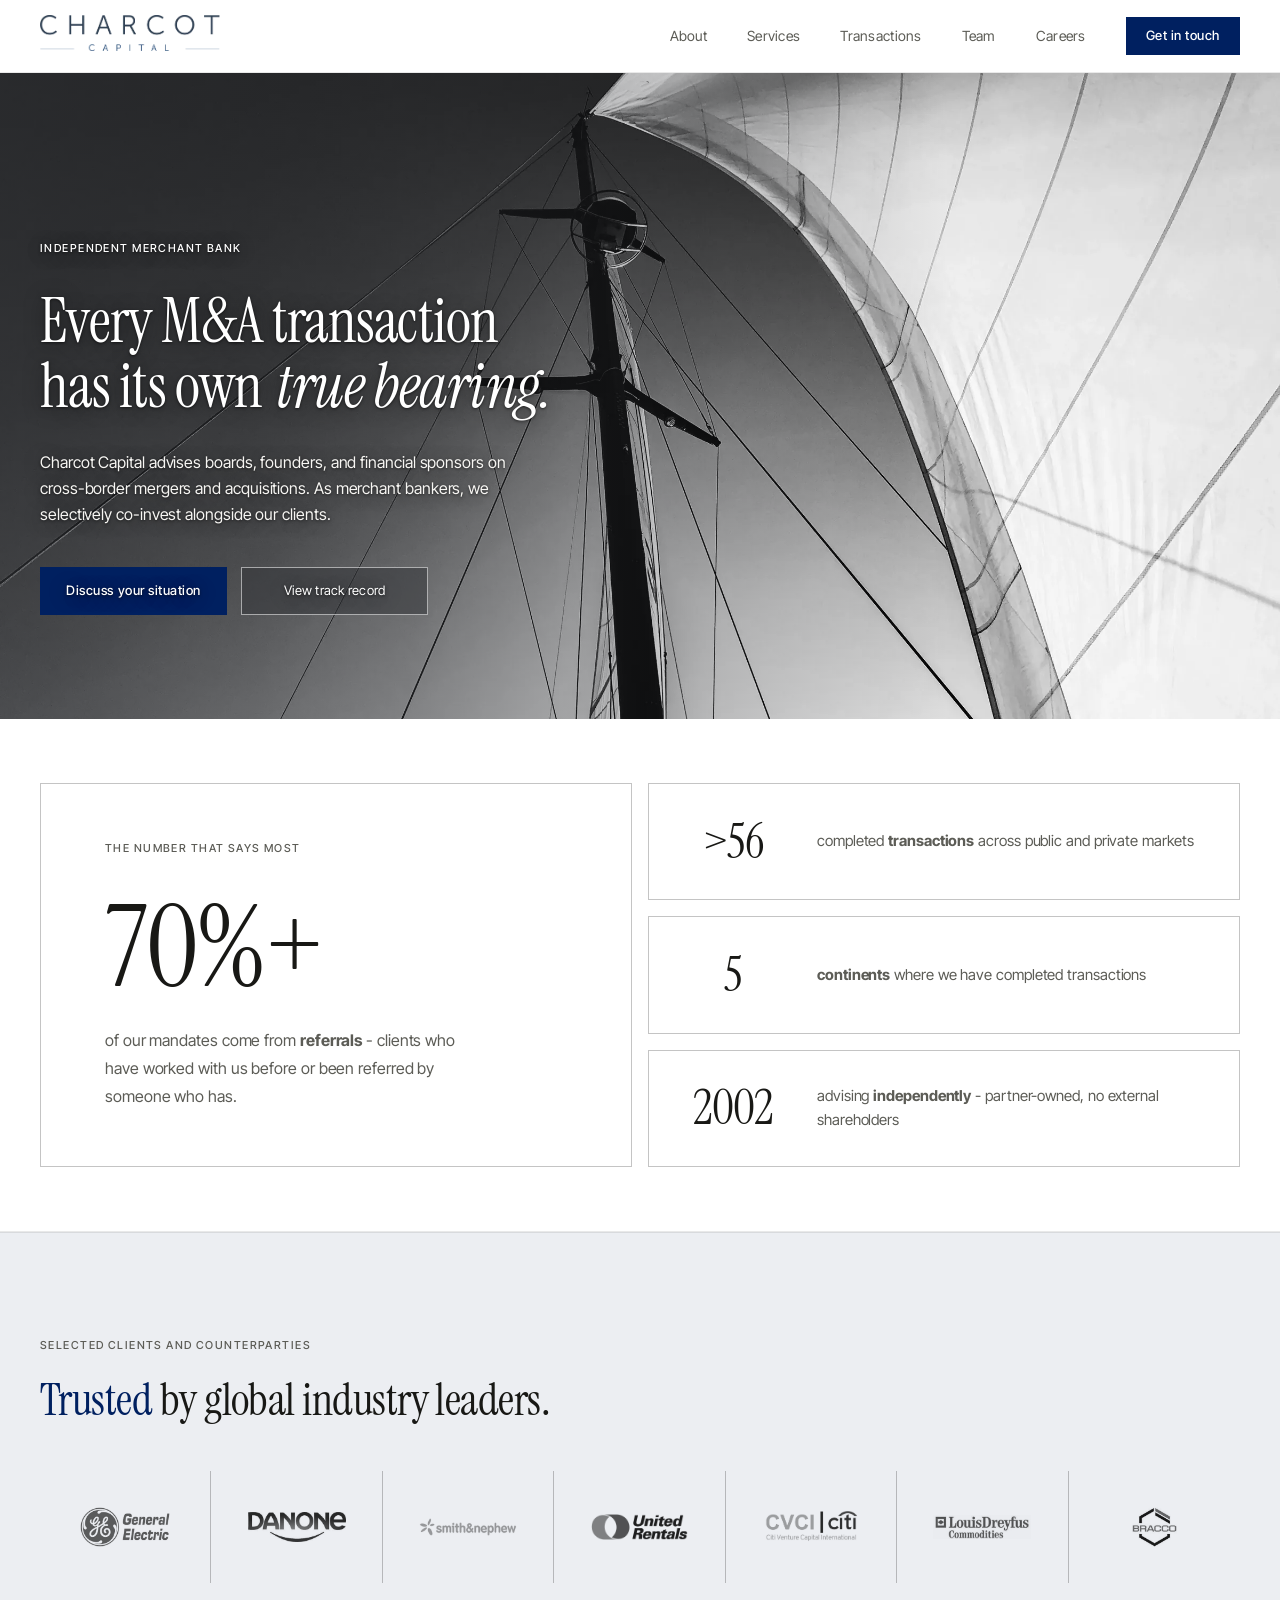
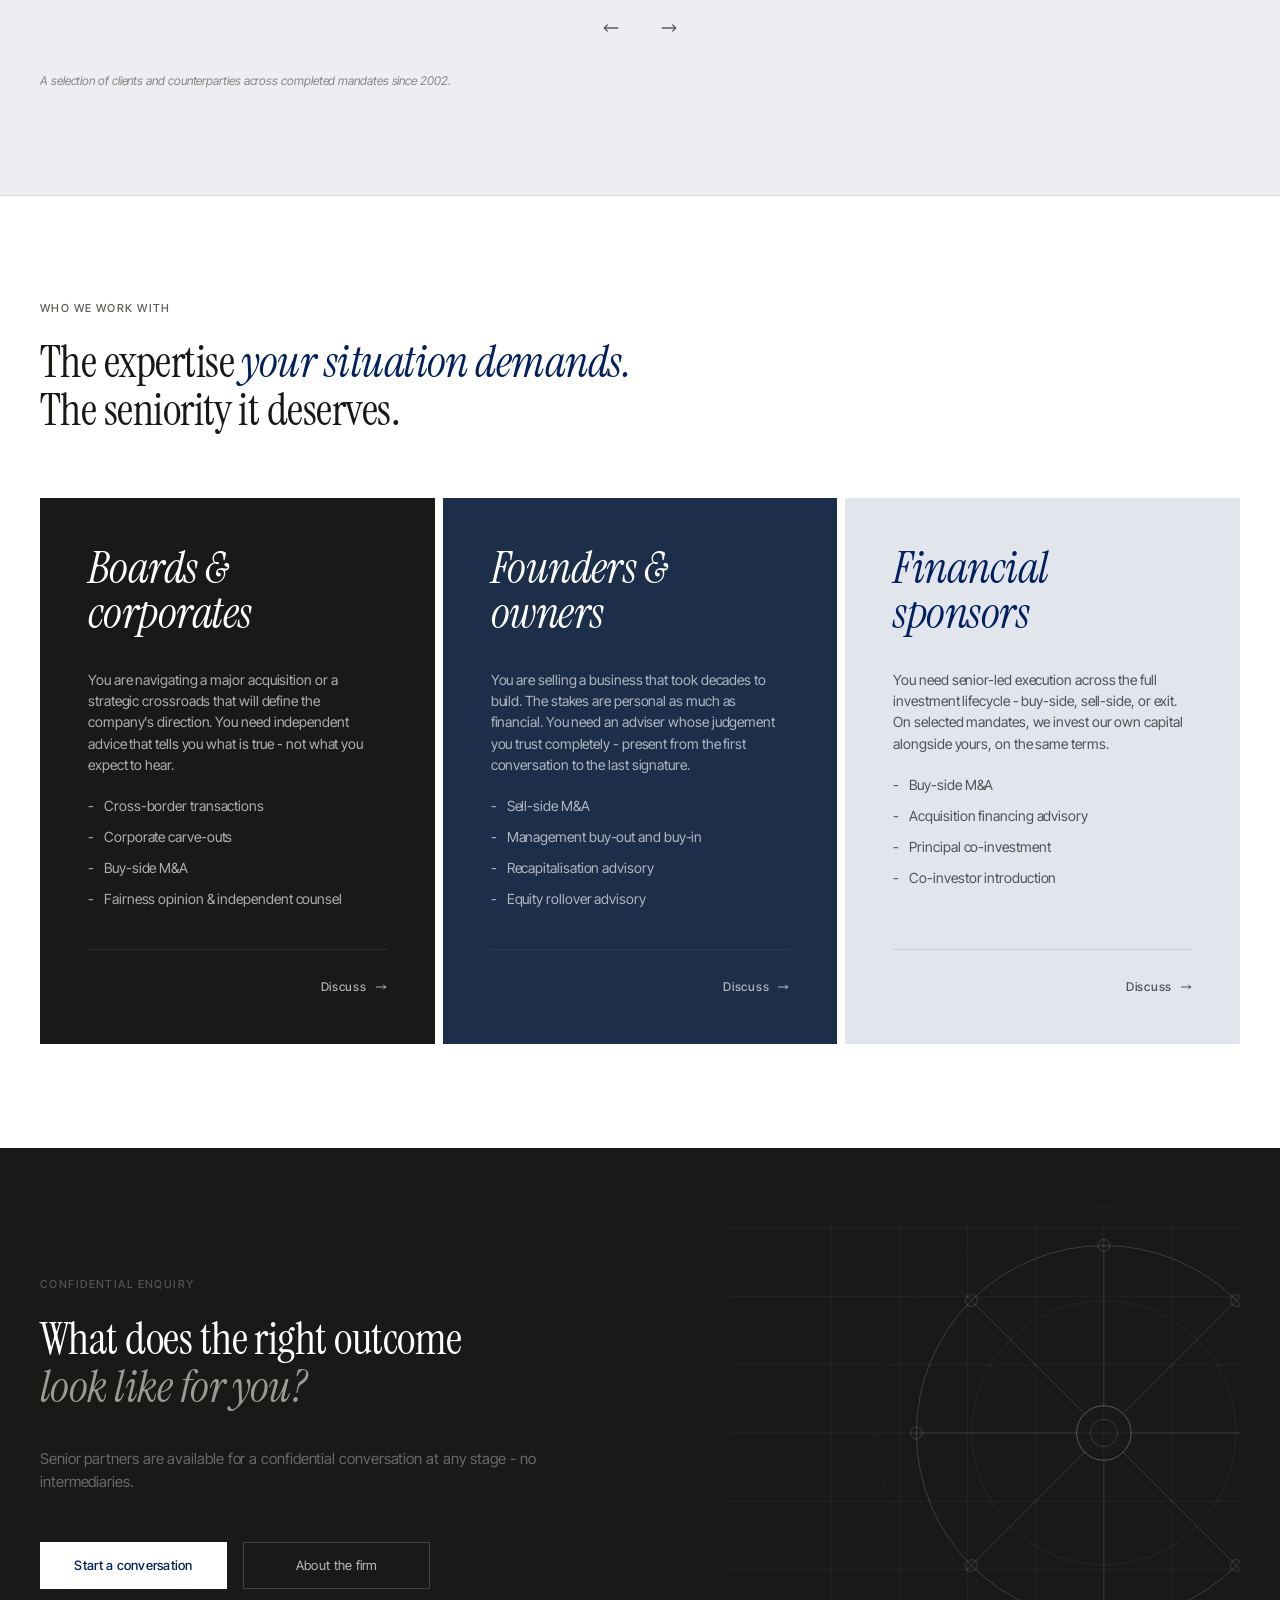
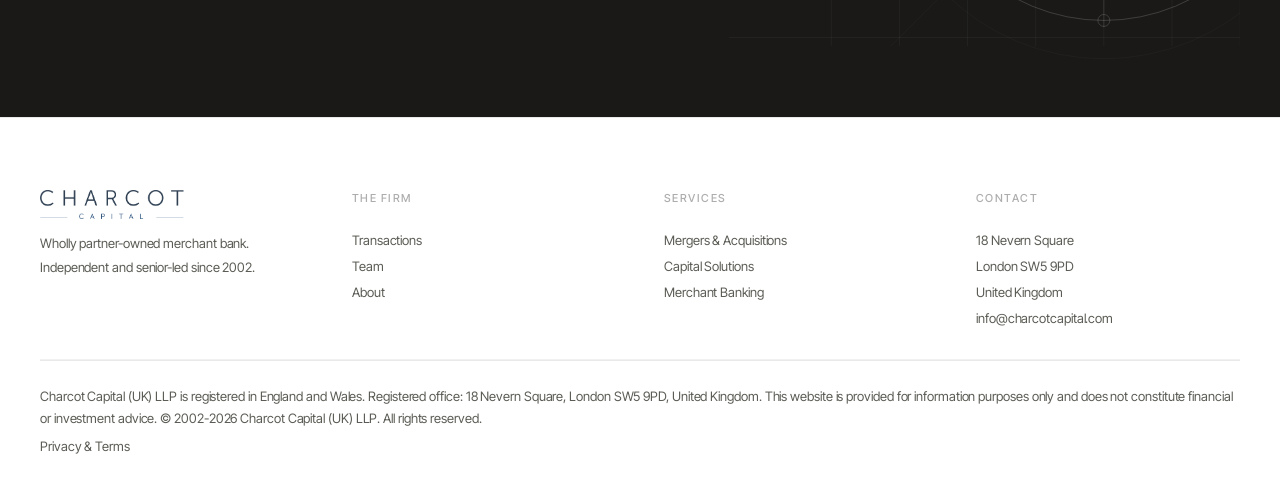
<file: index.html>
<!DOCTYPE html>
<html lang="en">
<head>
  <meta charset="UTF-8" />
  <meta name="viewport" content="width=device-width, initial-scale=1.0" />
  <title>Mergers and Acquisitions - Charcot Capital</title>
  <meta name="description" content="Charcot Capital is a partner-owned M&amp;A advisory firm advising boards, founders, and financial sponsors on mergers, acquisitions, and cross-border transactions. Senior-led and independent since 2002." />
  <link rel="canonical" href="https://www.charcotcapital.com/" />
  <link rel="icon" href="image_sources/charcot_logos/charcot_capital_sails_icon.png" />
  <meta property="og:type" content="website" />
  <meta property="og:title" content="Charcot Capital Senior-Led M&amp;A Advisory" />
  <meta property="og:description" content="Partner-owned merchant bank advising boards, founders, and financial sponsors on mergers, acquisitions, and cross-border transactions. Senior-led and independent since 2002." />
  <meta property="og:url" content="https://www.charcotcapital.com/" />
  <meta property="og:image" content="https://www.charcotcapital.com/image_sources/charcot_logos/charcot_logo.webp" />
  <meta name="twitter:card" content="summary_large_image" />
  <meta name="twitter:title" content="Charcot Capital - Senior-Led M&amp;A Advisory" />
  <meta name="twitter:description" content="Partner-owned merchant bank advising boards, founders, and financial sponsors on mergers, acquisitions, and cross-border transactions." />
  <script type="application/ld+json">
  {
    "@context": "https://schema.org",
    "@type": "FinancialService",
    "@id": "https://www.charcotcapital.com/#organization",
    "name": "Charcot Capital",
    "alternateName": "Charcot Capital (UK) LLP",
    "url": "https://www.charcotcapital.com/",
    "logo": "https://www.charcotcapital.com/image_sources/charcot_logos/charcot_logo.webp",
    "image": "https://www.charcotcapital.com/image_sources/charcot_logos/charcot_logo.webp",
    "description": "Charcot Capital is a wholly partner-owned merchant bank and independent investment banking advisory firm, providing mergers and acquisitions (M&A), capital solutions, and merchant banking services to boards, founders, and financial sponsors. Advising independently since 2002.",
    "foundingDate": "2008",
    "founders": [
      { "@type": "Person", "name": "Jean-Benoît Terrasse" },
      { "@type": "Person", "name": "Clément Lavallard" }
    ],
    "areaServed": "Worldwide",
    "knowsAbout": ["Mergers and Acquisitions", "M&A Advisory", "Investment Banking", "Merchant Banking", "Capital Solutions", "Financial Services"],
    "address": [
      {
        "@type": "PostalAddress",
        "streetAddress": "18 Nevern Square",
        "addressLocality": "London",
        "postalCode": "SW5 9PD",
        "addressCountry": "GB"
      },
      {
        "@type": "PostalAddress",
        "streetAddress": "18 rue Las Cases",
        "addressLocality": "Paris",
        "postalCode": "75007",
        "addressCountry": "FR"
      }
    ],
    "email": "info@charcotcapital.com"
  }
  </script>
  <link rel="stylesheet" href="tailwind-utilities.css" />
  <link rel="preconnect" href="https://fonts.googleapis.com" />
  <link rel="preconnect" href="https://fonts.gstatic.com" crossorigin />
  <link href="https://fonts.googleapis.com/css2?family=Instrument+Serif:ital@0;1&family=Inter+Tight:wght@300;400;500;600&display=swap" rel="stylesheet" />
  <style>
    :root {
      --bg:        #F5F6F8;
      --bg-alt:    #ECEEF2;
      --ink:       #181815;
      --ink-mid:   #3A3A35;
      --ink-light: #5C5C56;
      --navy:      #002060;
      --navy-dark: #001540;
      --rule:      rgba(20,20,20,0.09);
      --card-black:#1a1917;
      --card-navy: #1C2E4A;
      --card-tan:  #E2E5EC;
    }
    *, *::before, *::after { box-sizing: border-box; }
    html { overflow-x: hidden; }
    body {
      font-family: 'Inter Tight', system-ui, sans-serif;
      font-weight: 400;
      color: var(--ink-mid);
      font-size: 1rem;
      line-height: 1.52;
      letter-spacing: -0.005em;
      background: #ffffff;
      margin: 0;
      padding: 0;
    }
    h1, h2, h3 { margin: 0; font-weight: inherit; }
    p, ul, li { margin: 0; }
    a { text-decoration: none; }

    .serif {
      font-family: 'Instrument Serif', Georgia, serif;
      font-weight: 400;
      font-style: normal;
      letter-spacing: -0.012em;
      line-height: 1.02;
    }
    .serif-italic {
      font-family: 'Instrument Serif', Georgia, serif;
      font-weight: 400;
      font-style: italic;
      letter-spacing: -0.012em;
      line-height: 1.02;
    }

    .label {
      font-size: 0.6875rem;
      font-weight: 500;
      letter-spacing: 0.13em;
      text-transform: uppercase;
      color: var(--ink-light);
    }

    .nav-link {
      font-size: 0.875rem;
      font-weight: 400;
      letter-spacing: 0.02em;
      color: var(--ink-light);
      transition: color 0.15s;
    }
    .nav-link:hover { color: var(--ink); }
    .nav-link.active { color: var(--ink); text-decoration: underline; text-underline-offset: 6px; text-decoration-thickness: 1px; text-decoration-color: var(--navy); }
    .nav-scrolled { box-shadow: 0 1px 0 var(--rule), 0 4px 24px rgba(20,20,20,0.05); }

    .btn-navy {
      display: inline-flex; align-items: center; justify-content: center;
      padding: 0.8125rem 2rem;
      background: var(--navy); color: #fff;
      font-size: 0.8125rem; font-weight: 500; letter-spacing: 0.04em;
      transition: background 0.2s;
    }
    .btn-navy:hover { background: var(--navy-dark); }
    .btn-navy:focus-visible { outline: 2px solid var(--ink-light); outline-offset: 3px; }

    .btn-ghost {
      display: inline-flex; align-items: center; justify-content: center;
      padding: 0.8125rem 2rem;
      border: 1px solid var(--rule); color: var(--ink-mid);
      font-size: 0.8125rem; font-weight: 400; letter-spacing: 0.02em;
      transition: border-color 0.2s, color 0.2s;
    }
    .btn-ghost:hover { border-color: var(--ink-mid); color: var(--ink); }

    .btn-ghost-navy {
      display: inline-flex; align-items: center; justify-content: center;
      padding: 0.8125rem 2rem;
      border: 1px solid var(--navy); color: var(--navy);
      font-size: 0.8125rem; font-weight: 500; letter-spacing: 0.04em;
      transition: border-color 0.2s, color 0.2s;
    }
    .btn-ghost-navy:hover { border-color: var(--navy-dark); color: var(--navy-dark); }

    .btn-ghost-white {
      display: inline-flex; align-items: center; justify-content: center;
      padding: 0.8125rem 2rem;
      border: 1px solid rgba(255,255,255,0.55); color: #fff;
      background: rgba(52,54,58,0.55);
      font-size: 0.8125rem; font-weight: 400; letter-spacing: 0.02em;
      transition: border-color 0.2s, background 0.2s;
    }
    .btn-ghost-white:hover { border-color: #fff; background: rgba(52,54,58,0.8); }
    .btn-ghost-white:focus-visible { outline: 2px solid #fff; outline-offset: 3px; }

    /* Proof strip responsive */
    @media (max-width: 767px) {
      #proof-grid { grid-template-columns: 1fr !important; }
      #proof-hero, #proof-trio { min-width: 0 !important; }
      #proof-hero { padding: 3.75rem 2.75rem !important; }
      #proof-hero .serif { font-size: clamp(2.75rem, 13vw, 4rem) !important; }
      #proof-trio > div { padding-left: 2.75rem !important; padding-right: 2.75rem !important; padding-top: 2.25rem !important; padding-bottom: 2.25rem !important; gap: 1.5rem !important; min-width: 0 !important; }
      #proof-trio .serif { font-size: clamp(1.5rem, 6vw, 2rem) !important; width: 4rem !important; }
    }
    @media (min-width: 768px) and (max-width: 1199px) {
      #proof-hero { padding: 5.5rem 3rem 4rem !important; }
      #proof-trio > div { padding-left: 2.5rem !important; padding-right: 2.5rem !important; gap: 2rem !important; }
    }

    /* Who-cards */
    .who-cards { display: grid; grid-template-columns: repeat(3,1fr); }
    @media (max-width: 767px) { .who-cards { grid-template-columns: 1fr; } }

    .who-list { list-style: none; padding-left: 0; margin-top: 1.25rem; display: flex; flex-direction: column; gap: 0.625rem; }
    .who-list li { padding-left: 1rem; position: relative; font-size: 0.875rem; line-height: 1.5; }
    .who-list li::before { content: '-'; position: absolute; left: 0; }

    .who-card {
      display: flex; flex-direction: column; justify-content: space-between;
      min-height: 540px; padding: 3rem;
    }

    /* Footer */
    .footer-grid {
      display: grid; grid-template-columns: 1fr 1fr 1fr 1fr;
      gap: 3rem; padding-bottom: 1.75rem;
      border-bottom: 1px solid rgba(20,20,20,0.06);
    }
    @media (max-width: 1023px) { .footer-grid { grid-template-columns: 1fr 1fr; gap: 2rem; } .footer-grid > div:nth-child(1) { order: 1; } .footer-grid > div:nth-child(2) { order: 4; } .footer-grid > div:nth-child(3) { order: 3; } .footer-grid > div:nth-child(4) { order: 2; } }
    @media (max-width: 639px)  { .footer-grid { grid-template-columns: 1fr; } }
    .nav-logo { height: 2.25rem; width: auto; }
    @media (max-width: 767px) { .nav-logo { height: 1.8rem; } .footer-links { line-height: 1.5 !important; } }

    /* CTA section */
    .cta-grid { display: grid; grid-template-columns: 55fr 45fr; gap: 4rem; align-items: center; }
    @media (max-width: 767px) { .cta-grid { grid-template-columns: 1fr; } .cta-right { display: none; } }

    /* Hero: full-bleed photo, text and buttons overlaid directly on the image
       (no white card panel). */
    .hero-section { position: relative; padding-top: 4.5rem; overflow: hidden; min-height: 44rem; background: #0b0c0f; }
    .hero-bg { position: absolute; top: 0; left: 0; right: 0; bottom: 0; z-index: 0; }
    .hero-bg img {
      display: block; width: 100%; height: 100%;
      object-fit: cover; object-position: 66% 0%;
    }
    .hero-overlay {
      position: absolute; inset: 0; z-index: 0; pointer-events: none;
      background: linear-gradient(90deg,
        rgba(52,54,58,0.62) 0%,
        rgba(52,54,58,0.46) 32%,
        rgba(52,54,58,0.22) 56%,
        rgba(52,54,58,0) 74%);
    }
    .hero-text, .hero-text * { text-shadow: 0 1px 3px rgba(0,0,0,0.6), 0 2px 20px rgba(0,0,0,0.45); }
    .hero-content {
      position: relative; z-index: 1; max-width: 88rem; margin: 0 auto;
      padding: clamp(6.5rem, 15vw, 10.5rem) 2.5rem clamp(4.5rem, 9vw, 6.5rem);
    }
    .hero-text { max-width: clamp(28rem, 40vw, 44rem); }
    /* Must never render smaller than the clamp(2.25rem, 3.5vw, 3.5rem) used by
       section titles below (floor, slope, and cap are all set higher). */
    .hero-title { font-size: clamp(3.25rem, 4.75vw, 5.5rem); line-height: 1.05; }
    .hero-title .serif, .hero-title .serif-italic { line-height: 1.05; }

    @media (max-width: 1024px) {
      .hero-bg img { object-position: 60% 0%; }
    }
    @media (max-width: 767px) {
      .hero-section { min-height: 0; }
    }
  </style>
</head>
<body>

  <!-- NAV -->
  <nav id="site-nav" class="fixed top-0 left-0 right-0 z-50 transition-shadow duration-300"
       style="background: #fff; border-bottom: 1px solid var(--rule);">
    <div style="max-width: 88rem; margin: 0 auto; padding: 0 2.5rem;">
      <div style="display: flex; align-items: center; justify-content: space-between; height: 4.5rem;">
        <a href="index.html" aria-label="Charcot Capital home">
          <img src="image_sources/charcot_logos/charcot_logo_nav.webp" alt="Charcot Capital" class="nav-logo"  width="927" height="171"/>
        </a>
        <div class="hidden lg:flex items-center" style="gap: 2.5rem;">
          <a href="about.html" class="nav-link">About</a>
          <a href="services.html" class="nav-link">Services</a>
          <a href="transactions.html" class="nav-link">Transactions</a>
          <a href="team.html" class="nav-link">Team</a>
          <a href="careers.html" class="nav-link">Careers</a>

          <a href="contact.html" class="btn-navy" style="padding: 0.5625rem 1.25rem;">Get in touch</a>
        </div>
        <button id="burger-btn" class="flex lg:hidden" style="background:none;border:none;cursor:pointer;padding:0.25rem;color:var(--ink);" aria-label="Menu" aria-expanded="false">
          <svg id="burger-icon" width="22" height="22" fill="none" viewBox="0 0 24 24" stroke="currentColor" stroke-width="1.5"><path stroke-linecap="round" stroke-linejoin="round" d="M4 6h16M4 12h16M4 18h16"/></svg>
          <svg id="close-icon" width="22" height="22" fill="none" viewBox="0 0 24 24" stroke="currentColor" stroke-width="1.5" style="display:none;"><path stroke-linecap="round" stroke-linejoin="round" d="M6 18L18 6M6 6l12 12"/></svg>
        </button>
      </div>
    </div>
  </nav>

  <!-- MOBILE MENU -->
  <div id="mobile-menu" aria-hidden="true"
       style="position:fixed;top:4.5rem;left:0;right:0;bottom:0;z-index:49;background:#fff;border-top:1px solid var(--rule);overflow-y:auto;transform:translateY(-100%);opacity:0;transition:transform 0.3s ease,opacity 0.3s ease;pointer-events:none;">
    <div style="padding:2rem 2.5rem;">
      <nav style="display:flex;flex-direction:column;">
        <a href="about.html" class="nav-link" style="display:block;padding:1.125rem 0;border-bottom:1px solid var(--rule);">About</a>
        <a href="services.html" class="nav-link" style="display:block;padding:1.125rem 0;border-bottom:1px solid var(--rule);">Services</a>
        <a href="transactions.html" class="nav-link" style="display:block;padding:1.125rem 0;border-bottom:1px solid var(--rule);">Transactions</a>
        <a href="team.html" class="nav-link" style="display:block;padding:1.125rem 0;border-bottom:1px solid var(--rule);">Team</a>
        <a href="careers.html" class="nav-link" style="display:block;padding:1.125rem 0;border-bottom:1px solid var(--rule);">Careers</a>

      </nav>
      <div style="margin-top:2rem;">
        <a href="contact.html" class="btn-navy" style="width:100%;">Get in touch</a>
      </div>
    </div>
  </div>

  <!-- HERO -->
  <section class="hero-section hidden md:block">

    <div class="hero-bg" aria-hidden="true">
      <img src="image_sources/index_mast_sail.webp"
           width="4032" height="3024"
           fetchpriority="high" decoding="async"
           alt="" />
    </div>
    <div class="hero-overlay" aria-hidden="true"></div>

    <div class="hero-content">
      <div class="hero-text">
        <p class="label" style="color: #fff; margin-bottom: 1.5rem;">Independent merchant bank</p>
        <h1 class="hero-title" style="margin: 2rem 0;">
          <span class="serif" style="color: #fff;">Every M&amp;A transaction<br>has its own</span>
          <span class="serif-italic" style="color: #fff;">true bearing.</span>
        </h1>
        <p style="font-size: 1rem; color: #f7f6f3; line-height: 1.6; margin-bottom: 2rem;">
          Charcot Capital advises boards, founders, and financial sponsors on cross-border mergers and acquisitions. As merchant bankers, we selectively co-invest alongside our clients.
        </p>
        <div style="display: flex; flex-wrap: wrap; gap: 0.875rem; margin-top: 2.5rem;">
          <a href="contact.html" class="btn-navy" style="width: 11.7rem; white-space: nowrap;">Discuss your situation</a>
          <a href="transactions.html" class="btn-ghost-white" style="width: 11.7rem; white-space: nowrap;">View track record</a>
        </div>
      </div>
    </div>

  </section>

  <!-- HERO (mobile) -->
  <section class="md:hidden" style="position: relative; padding-top: 4.5rem; overflow: hidden; min-height: 34rem; background: #0b0c0f;">
    <div style="position: absolute; top: 4.5rem; left: 0; right: 0; bottom: 0; z-index: 0;">
      <img src="image_sources/index_mast_sail.webp"
           width="4032" height="3024"
           fetchpriority="high" decoding="async"
           alt="" aria-hidden="true"
           style="width: 100%; height: 100%; object-fit: cover; object-position: 66% 0%; display: block;" />
    </div>
    <div aria-hidden="true" style="position: absolute; top: 4.5rem; left: 0; right: 0; bottom: 0; z-index: 0; pointer-events: none; background: linear-gradient(180deg, rgba(52,54,58,0.62) 0%, rgba(52,54,58,0.46) 40%, rgba(52,54,58,0.28) 62%, rgba(52,54,58,0.14) 80%, rgba(52,54,58,0) 92%);"></div>
    <div style="position: relative; z-index: 1; padding: 2.5rem 1.5rem 3rem;">
      <p class="label" style="color: #fff; text-shadow: 0 1px 3px rgba(0,0,0,0.6), 0 2px 20px rgba(0,0,0,0.45); margin-bottom: 1.5rem;">Independent merchant bank</p>
      <h1 style="margin: 1.5rem 0;">
        <span class="serif" style="font-size: clamp(2.25rem, 9vw, 3rem); line-height: 1.32; color: #fff; text-shadow: 0 1px 3px rgba(0,0,0,0.6), 0 2px 20px rgba(0,0,0,0.45);">Every M&amp;A transaction has its own</span>
        <span class="serif-italic" style="font-size: clamp(2.25rem, 9vw, 3rem); line-height: 1.32; color: #fff; text-shadow: 0 1px 3px rgba(0,0,0,0.6), 0 2px 20px rgba(0,0,0,0.45);">true bearing.</span>
      </h1>
      <p style="font-size: 1rem; color: #f7f6f3; line-height: 1.6; margin-bottom: 2rem; text-shadow: 0 1px 3px rgba(0,0,0,0.6), 0 2px 20px rgba(0,0,0,0.45);">
        Charcot Capital advises boards, founders, and financial sponsors on cross-border mergers and acquisitions. As merchant bankers, we selectively co-invest alongside clients.
      </p>
      <div style="display: flex; flex-wrap: wrap; gap: 0.875rem; margin-top: 2rem;">
        <a href="contact.html" class="btn-navy" style="width: 11.7rem; white-space: nowrap;">Discuss your situation</a>
        <a href="transactions.html" class="btn-ghost-white" style="width: 11.7rem; white-space: nowrap;">View track record</a>
      </div>
    </div>
  </section>

  <!-- PROOF STRIP -->
  <section style="background: transparent; border-bottom: 1px solid var(--rule); padding: 4rem 0;">
    <div style="max-width: 88rem; margin: 0 auto; padding: 0 2.5rem;">

      <!-- Outer grid: left tall box + right column of three. Gap is uniform everywhere. -->
      <div id="proof-grid" class="grid grid-cols-1 lg:grid-cols-2" style="gap: 1rem; align-items: stretch;">

        <!-- Left: primary stat - stretches to match total height of right three boxes + their two gaps -->
        <div id="proof-hero" style="background: #fff; border: 1px solid rgba(20,20,20,0.25); padding: 3.5rem 4rem; display: flex; flex-direction: column; justify-content: center;">
          <p class="label" style="margin-bottom: 2.5rem;">The number that says most</p>
          <p class="serif" style="font-size: clamp(4rem, 9vw, 8.5rem); color: var(--ink); line-height: 0.88; margin-bottom: 1.75rem;">70%+</p>
          <p style="font-size: 1rem; color: var(--ink-light); line-height: 1.75; max-width: 24rem;">of our mandates come from <b>referrals</b> - clients who have worked with us before or been referred by someone who has.</p>
        </div>

        <!-- Right: three equal-height supporting boxes, same gap as outer -->
        <div id="proof-trio" style="display: grid; grid-template-rows: 1fr 1fr 1fr; gap: 1rem;">

          <div style="background: #fff; border: 1px solid rgba(20,20,20,0.25); padding: 2rem 2.5rem; display: flex; align-items: center; gap: 2.5rem;">
            <p class="serif" style="font-size: clamp(1.75rem, 4vw, 3rem); color: var(--ink); line-height: 1; flex-shrink: 0; width: 5.5rem; text-align: center;">&gt;56</p>
            <p style="font-size: 0.9375rem; color: var(--ink-light); line-height: 1.65; min-width: 0;">completed <b>transactions</b> across public and private markets</p>
          </div>

          <div style="background: #fff; border: 1px solid rgba(20,20,20,0.25); padding: 2rem 2.5rem; display: flex; align-items: center; gap: 2.5rem;">
            <p class="serif" style="font-size: clamp(1.75rem, 4vw, 3rem); color: var(--ink); line-height: 1; flex-shrink: 0; width: 5.5rem; text-align: center;">5</p>
            <p style="font-size: 0.9375rem; color: var(--ink-light); line-height: 1.65; min-width: 0;"><b>continents</b> where we have completed transactions</p>
          </div>

          <div style="background: #fff; border: 1px solid rgba(20,20,20,0.25); padding: 2rem 2.5rem; display: flex; align-items: center; gap: 2.5rem;">
            <p class="serif" style="font-size: clamp(1.75rem, 4vw, 3rem); color: var(--ink); line-height: 1; flex-shrink: 0; width: 5.5rem; text-align: center;">2002</p>
            <p style="font-size: 0.9375rem; color: var(--ink-light); line-height: 1.65; min-width: 0;">advising <b>independently</b> - partner-owned, no external shareholders</p>
          </div>

        </div>
      </div>
    </div>
  </section>

  <!-- CLIENTS -->
  <section style="padding: 6.5rem 0; background: #ECEEF2; border-top: 1px solid var(--rule); border-bottom: 1px solid var(--rule);">
    <div style="max-width: 88rem; margin: 0 auto; padding: 0 2.5rem;">

      <div style="margin-bottom: 3rem;">
        <p class="label" style="margin-bottom: 1.5rem;">Selected clients and counterparties</p>
        <h2 class="serif" style="font-size: clamp(2.25rem, 3.5vw, 3.5rem); font-weight: 400; color: var(--navy);">Trusted <span style="color: var(--ink);">by global industry leaders.</span></h2>
      </div>

      <div id="logo-carousel" style="position:relative;overflow:hidden;">
        <div id="logo-track" style="display:flex;will-change:transform;"></div>
      </div>
      <div style="display:flex;align-items:center;justify-content:center;gap:1.5rem;margin-top:1.75rem;">
        <button id="carousel-prev" aria-label="Previous" style="background:none;border:none;padding:0.5rem;cursor:pointer;color:var(--ink-light);transition:color 0.15s;" onmouseover="this.style.color='var(--ink)'" onmouseout="this.style.color='var(--ink-light)'">
          <svg width="18" height="18" fill="none" viewBox="0 0 24 24" stroke="currentColor" stroke-width="1.75"><path stroke-linecap="round" stroke-linejoin="round" d="M7 16l-4-4m0 0l4-4m-4 4h18"/></svg>
        </button>
        <button id="carousel-next" aria-label="Next" style="background:none;border:none;padding:0.5rem;cursor:pointer;color:var(--ink-light);transition:color 0.15s;" onmouseover="this.style.color='var(--ink)'" onmouseout="this.style.color='var(--ink-light)'">
          <svg width="18" height="18" fill="none" viewBox="0 0 24 24" stroke="currentColor" stroke-width="1.75"><path stroke-linecap="round" stroke-linejoin="round" d="M17 8l4 4m0 0l-4 4m4-4H3"/></svg>
        </button>
      </div>
      <p style="font-size: 0.75rem; color: var(--ink-light); margin-top: 1.5rem; font-style: italic; opacity: 0.7;">
        A selection of clients and counterparties across completed mandates since 2002.
      </p>

    </div>
  </section>

  <script>
  (function(){
    var logos=[{src:'image_sources/landing_logos/ge.webp',alt:'General Electric'},{src:'image_sources/landing_logos/danone.webp',alt:'Danone'},{src:'image_sources/landing_logos/smithnephew.webp',alt:'Smith & Nephew'},{src:'image_sources/landing_logos/united_rentals.webp',alt:'United Rentals'},{src:'image_sources/landing_logos/cvci_citi.webp',alt:'Citi Venture Capital International'},{src:'image_sources/landing_logos/louis_dreyfus.webp',alt:'Louis Dreyfus Commodities'},{src:'image_sources/landing_logos/bracco.webp',alt:'Bracco'},{src:'image_sources/landing_logos/carlyle.webp',alt:'The Carlyle Group'},{src:'image_sources/landing_logos/rwe.webp',alt:'RWE'},{src:'image_sources/landing_logos/thales.webp',alt:'Thales'},{src:'image_sources/landing_logos/carlsberg.webp',alt:'Carlsberg'},{src:'image_sources/landing_logos/castel.webp',alt:'Castel'},{src:'image_sources/landing_logos/internova.webp',alt:'Internova Travel Group'},{src:'image_sources/landing_logos/swm.webp',alt:'SWM'},{src:'image_sources/landing_logos/rewe.webp',alt:'REWE'},{src:'image_sources/landing_logos/barry_wehmiller.webp',alt:'Barry-Wehmiller'}];
    var total=logos.length,offset=0,animating=false;
    var track=document.getElementById('logo-track'),prev=document.getElementById('carousel-prev'),next=document.getElementById('carousel-next');
    function vis(){var w=window.innerWidth;return w>=1280?7:w>=1024?5:w>=768?4:w>=480?3:2;}
    function build(){
      var v=vis(),pct=100/v;
      track.innerHTML='';
      logos.concat(logos).forEach(function(l){
        var c=document.createElement('a');c.href='transactions.html';
        c.style.cssText='display:flex;align-items:center;justify-content:center;flex-shrink:0;width:'+pct+'%;padding:2.25rem 1.5rem;background:var(--bg-alt);border-right:1px solid rgba(20,20,20,0.25);box-sizing:border-box;transition:background 0.2s;';
        c.addEventListener('mouseover',function(){this.style.background='var(--bg)';this.querySelector('img').style.filter='grayscale(0%)';});
        c.addEventListener('mouseout',function(){this.style.background='var(--bg-alt)';this.querySelector('img').style.filter='grayscale(100%)';});
        var i=document.createElement('img');i.src=l.src;i.alt=l.alt;
        i.style.cssText='max-height:2.5rem;max-width:80%;object-fit:contain;mix-blend-mode:multiply;filter:grayscale(100%);transition:filter 0.3s;';
        c.appendChild(i);track.appendChild(c);
      });
      xform(false);
    }
    function updateBorders(){
      var v=vis(),last=offset+v-1,ch=track.children;
      for(var i=0;i<ch.length;i++)ch[i].style.borderRight=i===last?'none':'1px solid rgba(20,20,20,0.25)';
    }
    function xform(a){var v=vis(),p=-(offset/v)*100;track.style.transition=a?'transform 0.4s cubic-bezier(0.25,0.46,0.45,0.94)':'none';track.style.transform='translateX('+p+'%)';updateBorders();}
    function goN(){if(animating)return;animating=true;offset++;xform(true);track.addEventListener('transitionend',function h(){track.removeEventListener('transitionend',h);if(offset===total){track.style.transition='none';offset=0;xform(false);void track.getBoundingClientRect();}animating=false;});}
    function goP(){if(animating)return;animating=true;if(offset===0){track.style.transition='none';offset=total;xform(false);void track.getBoundingClientRect();}offset--;xform(true);track.addEventListener('transitionend',function h(){track.removeEventListener('transitionend',h);animating=false;});}
    prev.addEventListener('click',goP);next.addEventListener('click',goN);
    var carousel=document.getElementById('logo-carousel'),touchX=0,touchY=0,touching=false;
    carousel.addEventListener('touchstart',function(e){var t=e.touches[0];touchX=t.clientX;touchY=t.clientY;touching=true;},{passive:true});
    carousel.addEventListener('touchend',function(e){
      if(!touching)return;touching=false;
      var t=e.changedTouches[0],dx=t.clientX-touchX,dy=t.clientY-touchY;
      if(Math.abs(dx)>Math.abs(dy)&&Math.abs(dx)>40){dx<0?goN():goP();}
    },{passive:true});
    var rt;window.addEventListener('resize',function(){clearTimeout(rt);rt=setTimeout(function(){build();},150);});
    build();
  })();
  </script>

  <!-- WHO WE WORK WITH -->
  <section style="background: #fff; padding-bottom: 6.5rem;">
    <div style="max-width: 88rem; margin: 0 auto; padding: 6.5rem 2.5rem 0;">
      <div style="display: flex; align-items: center; gap: 1.5rem; margin-bottom: 1.5rem;">
        <p class="label">Who we work with</p>
      </div>
      <h2>
        <span class="serif" style="font-size: clamp(2.25rem, 3.5vw, 3.5rem); color: var(--ink);">The expertise  </span>
        <span class="serif-italic" style="font-size: clamp(2.25rem, 3.5vw, 3.5rem); color: var(--navy);">your situation demands. </span>
        <span class="serif" style="font-size: clamp(2.25rem, 3.5vw, 3.5rem); color: var(--ink); display: block;">The seniority it deserves.</span>
      </h2>
    </div>

    <div class="who-cards" style="margin-top: 4rem; padding: 0 2.5rem; gap: 0.5rem; max-width: 88rem; margin-left: auto; margin-right: auto;">

      <div class="who-card" style="background: var(--card-black);">
        <div style="flex: 1;">
          <p class="serif-italic" style="font-size: clamp(2.25rem, 3.5vw, 3.5rem); color: #fff; margin-bottom: 2rem; margin-top: 0;">Boards &amp;<br>corporates</p>
          <p style="font-size: 0.875rem; color: rgba(255,255,255,0.65); line-height: 1.52;">You are navigating a major acquisition or a strategic crossroads that will define the company's direction. You need independent advice that tells you what is true - not what you expect to hear.</p>
          <ul class="who-list" style="color: rgba(255,255,255,0.65);">
            <li>Cross-border transactions</li>
            <li>Corporate carve-outs</li>
            <li>Buy-side M&amp;A</li>
            <li>Fairness opinion &amp; independent counsel</li>
          </ul>
        </div>
        <div style="border-top: 1px solid rgba(255,255,255,0.08); padding-top: 1.75rem; margin-top: 2.5rem; display: flex; justify-content: flex-end;">
          <a href="contact.html" style="font-size: 0.75rem; font-weight: 500; letter-spacing: 0.06em; color: rgba(255,255,255,0.65); display: inline-flex; align-items: center; gap: 0.5rem; transition: color 0.15s;" onmouseover="this.style.color='#fff'" onmouseout="this.style.color='rgba(255,255,255,0.65)'">
            Discuss <svg width="12" height="12" fill="none" viewBox="0 0 24 24" stroke="currentColor" stroke-width="2"><path stroke-linecap="round" stroke-linejoin="round" d="M17 8l4 4m0 0l-4 4m4-4H3"/></svg>
          </a>
        </div>
      </div>

      <div class="who-card" style="background: var(--card-navy);">
        <div style="flex: 1;">
          <p class="serif-italic" style="font-size: clamp(2.25rem, 3.5vw, 3.5rem); color: #fff; margin-bottom: 2rem; margin-top: 0;">Founders &amp;<br>owners</p>
          <p style="font-size: 0.875rem; color: rgba(255,255,255,0.65); line-height: 1.52;">You are selling a business that took decades to build. The stakes are personal as much as financial. You need an adviser whose judgement you trust completely - present from the first conversation to the last signature.</p>
          <ul class="who-list" style="color: rgba(255,255,255,0.65);">
            <li>Sell-side M&amp;A</li>
            <li>Management buy-out and buy-in</li>
            <li>Recapitalisation advisory</li>
            <li>Equity rollover advisory</li>
          </ul>
        </div>
        <div style="border-top: 1px solid rgba(255,255,255,0.08); padding-top: 1.75rem; margin-top: 2.5rem; display: flex; justify-content: flex-end;">
          <a href="contact.html" style="font-size: 0.75rem; font-weight: 500; letter-spacing: 0.06em; color: rgba(255,255,255,0.65); display: inline-flex; align-items: center; gap: 0.5rem; transition: color 0.15s;" onmouseover="this.style.color='#fff'" onmouseout="this.style.color='rgba(255,255,255,0.65)'">
            Discuss <svg width="12" height="12" fill="none" viewBox="0 0 24 24" stroke="currentColor" stroke-width="2"><path stroke-linecap="round" stroke-linejoin="round" d="M17 8l4 4m0 0l-4 4m4-4H3"/></svg>
          </a>
        </div>
      </div>

      <div class="who-card" style="background: var(--card-tan);">
        <div style="flex: 1;">
          <p class="serif-italic" style="font-size: clamp(2.25rem, 3.5vw, 3.5rem); color: var(--navy); margin-bottom: 2rem; margin-top: 0;">Financial<br>sponsors</p>
          <p style="font-size: 0.875rem; color: rgba(20,20,20,0.7); line-height: 1.52;">You need senior-led execution across the full investment lifecycle - buy-side, sell-side, or exit. On selected mandates, we invest our own capital alongside yours, on the same terms.</p>
          <ul class="who-list" style="color: rgba(20,20,20,0.7);">
            <li>Buy-side M&amp;A</li>
            <li>Acquisition financing advisory</li>
            <li>Principal co-investment</li>
            <li>Co-investor introduction</li>
          </ul>
        </div>
        <div style="border-top: 1px solid rgba(20,20,20,0.1); padding-top: 1.75rem; margin-top: 2.5rem; display: flex; justify-content: flex-end;">
          <a href="contact.html" style="font-size: 0.75rem; font-weight: 500; letter-spacing: 0.06em; color: rgba(20,20,20,0.7); display: inline-flex; align-items: center; gap: 0.5rem; transition: color 0.15s;" onmouseover="this.style.color='var(--navy)'" onmouseout="this.style.color='rgba(20,20,20,0.7)'">
            Discuss <svg width="12" height="12" fill="none" viewBox="0 0 24 24" stroke="currentColor" stroke-width="2"><path stroke-linecap="round" stroke-linejoin="round" d="M17 8l4 4m0 0l-4 4m4-4H3"/></svg>
          </a>
        </div>
      </div>

    </div>
  </section>

  <!-- CTA -->
  <section style="background: var(--card-black); overflow: hidden;">
    <div style="max-width: 88rem; margin: 0 auto; padding: 0 2.5rem;">
      <div class="cta-grid">

        <div style="padding: 8rem 0;">
          <p class="label" style="color: rgba(255,255,255,0.25); margin-bottom: 1.5rem;">Confidential enquiry</p>
          <h2 style="margin-bottom: 2.25rem;">
            <span class="serif" style="font-size: clamp(2.25rem, 3.5vw, 3.5rem); color: #fff;">What does the right outcome<br></span>
            <span class="serif-italic" style="font-size: clamp(2.25rem, 3.5vw, 3.5rem); color: #9B9B95;">look like for you?</span>
          </h2>
          <p style="font-size: 0.9375rem; color: rgba(255,255,255,0.35); line-height: 1.52; max-width: 34rem; margin-bottom: 3rem;">Senior partners are available for a confidential conversation at any stage - no intermediaries.</p>
          <div style="display: flex; flex-wrap: wrap; gap: 1rem;">
            <a href="contact.html" style="display:inline-flex;align-items:center;justify-content:center;width:11.7rem;white-space:nowrap;padding:0.8125rem 2rem;background:#fff;color:var(--navy);font-size:0.8125rem;font-weight:500;letter-spacing:0.02em;transition:opacity 0.2s;" onmouseover="this.style.opacity='0.85'" onmouseout="this.style.opacity='1'">Start a conversation</a>
            <a href="about.html" style="display:inline-flex;align-items:center;justify-content:center;width:11.7rem;white-space:nowrap;padding:0.8125rem 2rem;border:1px solid rgba(255,255,255,0.18);color:rgba(255,255,255,0.7);font-size:0.8125rem;font-weight:400;letter-spacing:0.02em;transition:border-color 0.2s,color 0.2s;" onmouseover="this.style.borderColor='rgba(255,255,255,0.4)';this.style.color='#fff'" onmouseout="this.style.borderColor='rgba(255,255,255,0.18)';this.style.color='rgba(255,255,255,0.7)'">About the firm</a>
          </div>
        </div>

        <div class="cta-right" style="position: relative; min-height: 500px; overflow: hidden;">
          <svg viewBox="0 0 600 500" fill="none" xmlns="http://www.w3.org/2000/svg"
               style="position: absolute; top: 0; left: 0; width: 100%; height: 100%; overflow: visible; pointer-events: none;"
               aria-hidden="true">
            <line x1="0"   y1="10"  x2="660" y2="10"  stroke="rgba(255,255,255,0.10)" stroke-width="0.5"/>
            <line x1="0"   y1="90"  x2="660" y2="90"  stroke="rgba(255,255,255,0.10)" stroke-width="0.5"/>
            <line x1="0"   y1="170" x2="660" y2="170" stroke="rgba(255,255,255,0.10)" stroke-width="0.5"/>
            <line x1="0"   y1="250" x2="660" y2="250" stroke="rgba(255,255,255,0.10)" stroke-width="0.5"/>
            <line x1="0"   y1="330" x2="660" y2="330" stroke="rgba(255,255,255,0.10)" stroke-width="0.5"/>
            <line x1="0"   y1="410" x2="660" y2="410" stroke="rgba(255,255,255,0.10)" stroke-width="0.5"/>
            <line x1="0"   y1="490" x2="660" y2="490" stroke="rgba(255,255,255,0.10)" stroke-width="0.5"/>
            <line x1="120" y1="0" x2="120" y2="500" stroke="rgba(255,255,255,0.10)" stroke-width="0.5"/>
            <line x1="200" y1="0" x2="200" y2="500" stroke="rgba(255,255,255,0.10)" stroke-width="0.5"/>
            <line x1="280" y1="0" x2="280" y2="500" stroke="rgba(255,255,255,0.10)" stroke-width="0.5"/>
            <line x1="360" y1="0" x2="360" y2="500" stroke="rgba(255,255,255,0.10)" stroke-width="0.5"/>
            <line x1="440" y1="0" x2="440" y2="500" stroke="rgba(255,255,255,0.10)" stroke-width="0.5"/>
            <line x1="520" y1="0" x2="520" y2="500" stroke="rgba(255,255,255,0.10)" stroke-width="0.5"/>
            <line x1="600" y1="0" x2="600" y2="500" stroke="rgba(255,255,255,0.10)" stroke-width="0.5"/>
            <line x1="190" y1="0"   x2="660" y2="470" stroke="rgba(255,255,255,0.08)" stroke-width="0.5"/>
            <line x1="190" y1="500" x2="660" y2="30"  stroke="rgba(255,255,255,0.08)" stroke-width="0.5"/>
            <circle cx="440" cy="250" r="265" stroke="rgba(255,255,255,0.07)" stroke-width="0.5"/>
            <circle cx="440" cy="250" r="220" stroke="rgba(255,255,255,0.24)" stroke-width="0.8"/>
            <circle cx="440" cy="250" r="155" stroke="rgba(255,255,255,0.13)" stroke-width="0.5"/>
            <circle cx="440" cy="250" r="32" stroke="rgba(255,255,255,0.32)" stroke-width="1"/>
            <circle cx="440" cy="250" r="16" stroke="rgba(255,255,255,0.22)" stroke-width="0.75"/>
            <line x1="472"   y1="250"   x2="668"   y2="250"   stroke="rgba(255,255,255,0.18)" stroke-width="0.75"/>
            <line x1="462.6" y1="272.6" x2="601.8" y2="411.8" stroke="rgba(255,255,255,0.18)" stroke-width="0.75"/>
            <line x1="440"   y1="282"   x2="440"   y2="478"   stroke="rgba(255,255,255,0.18)" stroke-width="0.75"/>
            <line x1="417.4" y1="272.6" x2="278.2" y2="411.8" stroke="rgba(255,255,255,0.18)" stroke-width="0.75"/>
            <line x1="408"   y1="250"   x2="212"   y2="250"   stroke="rgba(255,255,255,0.18)" stroke-width="0.75"/>
            <line x1="417.4" y1="227.4" x2="278.2" y2="88.2"  stroke="rgba(255,255,255,0.18)" stroke-width="0.75"/>
            <line x1="440"   y1="218"   x2="440"   y2="22"    stroke="rgba(255,255,255,0.18)" stroke-width="0.75"/>
            <line x1="462.6" y1="227.4" x2="601.8" y2="88.2"  stroke="rgba(255,255,255,0.18)" stroke-width="0.75"/>
            <circle cx="440"   cy="470"   r="7" stroke="rgba(255,255,255,0.24)" stroke-width="0.75"/>
            <circle cx="284.4" cy="405.6" r="7" stroke="rgba(255,255,255,0.24)" stroke-width="0.75"/>
            <circle cx="220"   cy="250"   r="7" stroke="rgba(255,255,255,0.24)" stroke-width="0.75"/>
            <circle cx="284.4" cy="94.4"  r="7" stroke="rgba(255,255,255,0.24)" stroke-width="0.75"/>
            <circle cx="440"   cy="30"    r="7" stroke="rgba(255,255,255,0.24)" stroke-width="0.75"/>
            <circle cx="595.6" cy="94.4"  r="7" stroke="rgba(255,255,255,0.24)" stroke-width="0.75"/>
            <circle cx="595.6" cy="405.6" r="7" stroke="rgba(255,255,255,0.24)" stroke-width="0.75"/>
          </svg>
        </div>

      </div>
    </div>
  </section>

  <!-- FOOTER -->
  <footer style="background: #fff; border-top: 1px solid var(--rule); padding: 4.5rem 0 0;">
    <div style="max-width: 88rem; margin: 0 auto; padding: 0 2.5rem;">
      <div class="footer-grid">
        <div>
          <img src="image_sources/charcot_logos/charcot_logo_footer.webp" alt="Charcot Capital" style="height:1.8rem; width:auto; display:block; margin-bottom:0.75rem;"  width="927" height="171" loading="lazy" />
          <p style="font-size:0.8125rem;color:var(--ink-light);line-height:1.85;max-width:18rem;">Wholly partner-owned merchant bank. Independent and senior-led since 2002.</p>
        </div>
        <div>
          <p class="label" style="color:rgba(20,20,20,0.35);margin-bottom:1.25rem;">The firm</p>
          <div class="footer-links" style="line-height:2;">
            <a href="transactions.html" style="display:block;font-size:0.8125rem;color:var(--ink-light);transition:color 0.15s;" onmouseover="this.style.color='var(--ink)'" onmouseout="this.style.color='var(--ink-light)'">Transactions</a>
            <a href="team.html" style="display:block;font-size:0.8125rem;color:var(--ink-light);transition:color 0.15s;" onmouseover="this.style.color='var(--ink)'" onmouseout="this.style.color='var(--ink-light)'">Team</a>
            <a href="about.html" style="display:block;font-size:0.8125rem;color:var(--ink-light);transition:color 0.15s;" onmouseover="this.style.color='var(--ink)'" onmouseout="this.style.color='var(--ink-light)'">About</a>
          </div>
        </div>
        <div>
          <p class="label" style="color:rgba(20,20,20,0.35);margin-bottom:1.25rem;">Services</p>
          <div class="footer-links" style="line-height:2;">
            <a href="services.html#pane-ma" style="display:block;font-size:0.8125rem;color:var(--ink-light);transition:color 0.15s;" onmouseover="this.style.color='var(--ink)'" onmouseout="this.style.color='var(--ink-light)'">Mergers &amp; Acquisitions</a>
            <a href="services.html#pane-capital" style="display:block;font-size:0.8125rem;color:var(--ink-light);transition:color 0.15s;" onmouseover="this.style.color='var(--ink)'" onmouseout="this.style.color='var(--ink-light)'">Capital Solutions</a>
            <a href="services.html#pane-merchant" style="display:block;font-size:0.8125rem;color:var(--ink-light);transition:color 0.15s;" onmouseover="this.style.color='var(--ink)'" onmouseout="this.style.color='var(--ink-light)'">Merchant Banking</a>
          </div>
        </div>
        <div>
          <p class="label" style="color:rgba(20,20,20,0.35);margin-bottom:1.25rem;">Contact</p>
          <address class="footer-links" style="font-style:normal;font-size:0.8125rem;color:var(--ink-light);line-height:2;">
            18 Nevern Square<br>London SW5 9PD<br>United Kingdom<br>
            <a href="mailto:info@charcotcapital.com" style="color:var(--ink-light);transition:color 0.15s;" onmouseover="this.style.color='var(--ink)'" onmouseout="this.style.color='var(--ink-light)'">info@charcotcapital.com</a>
          </address>
        </div>
      </div>
      <div style="display:flex;flex-direction:column;gap:0.5rem;padding:1.5rem 0;border-top:1px solid var(--rule);margin-top:0;">
        <p style="font-size:0.8125rem;color:var(--ink-light);line-height:1.7;">Charcot Capital (UK) LLP is registered in England and Wales. Registered office: 18 Nevern Square, London SW5 9PD, United Kingdom. This website is provided for information purposes only and does not constitute financial or investment advice. &copy; 2002-<span id="copyright-year">2026</span> Charcot Capital (UK) LLP. All rights reserved.</p>
        <div style="display:flex;align-items:center;justify-content:space-between;flex-wrap:wrap;gap:1rem;">
          <a href="privacy.html" style="font-size:0.8125rem;color:var(--ink-light);transition:color 0.15s;" onmouseover="this.style.color='var(--ink)'" onmouseout="this.style.color='var(--ink-light)'">Privacy &amp; Terms</a>
        </div>
      </div>
    </div>
  </footer>

  <script>
    document.getElementById('copyright-year').textContent=new Date().getFullYear();
    const nav=document.getElementById('site-nav');
    window.addEventListener('scroll',()=>{nav.classList.toggle('nav-scrolled',window.scrollY>10);},{passive:true});
    const burgerBtn=document.getElementById('burger-btn'),mob=document.getElementById('mobile-menu'),bi=document.getElementById('burger-icon'),ci=document.getElementById('close-icon');
    let open=false;
    function openM(){open=true;mob.style.transform='translateY(0)';mob.style.opacity='1';mob.style.pointerEvents='auto';mob.setAttribute('aria-hidden','false');burgerBtn.setAttribute('aria-expanded','true');bi.style.display='none';ci.style.display='block';document.body.style.overflow='hidden';}
    function closeM(){open=false;mob.style.transform='translateY(-100%)';mob.style.opacity='0';mob.style.pointerEvents='none';mob.setAttribute('aria-hidden','true');burgerBtn.setAttribute('aria-expanded','false');bi.style.display='block';ci.style.display='none';document.body.style.overflow='';}
    burgerBtn.addEventListener('click',()=>open?closeM():openM());
    mob.querySelectorAll('a').forEach(l=>l.addEventListener('click',closeM));
    window.addEventListener('resize',()=>{if(window.innerWidth>=1024&&open)closeM();});
  </script>

</body>
</html>
</file>
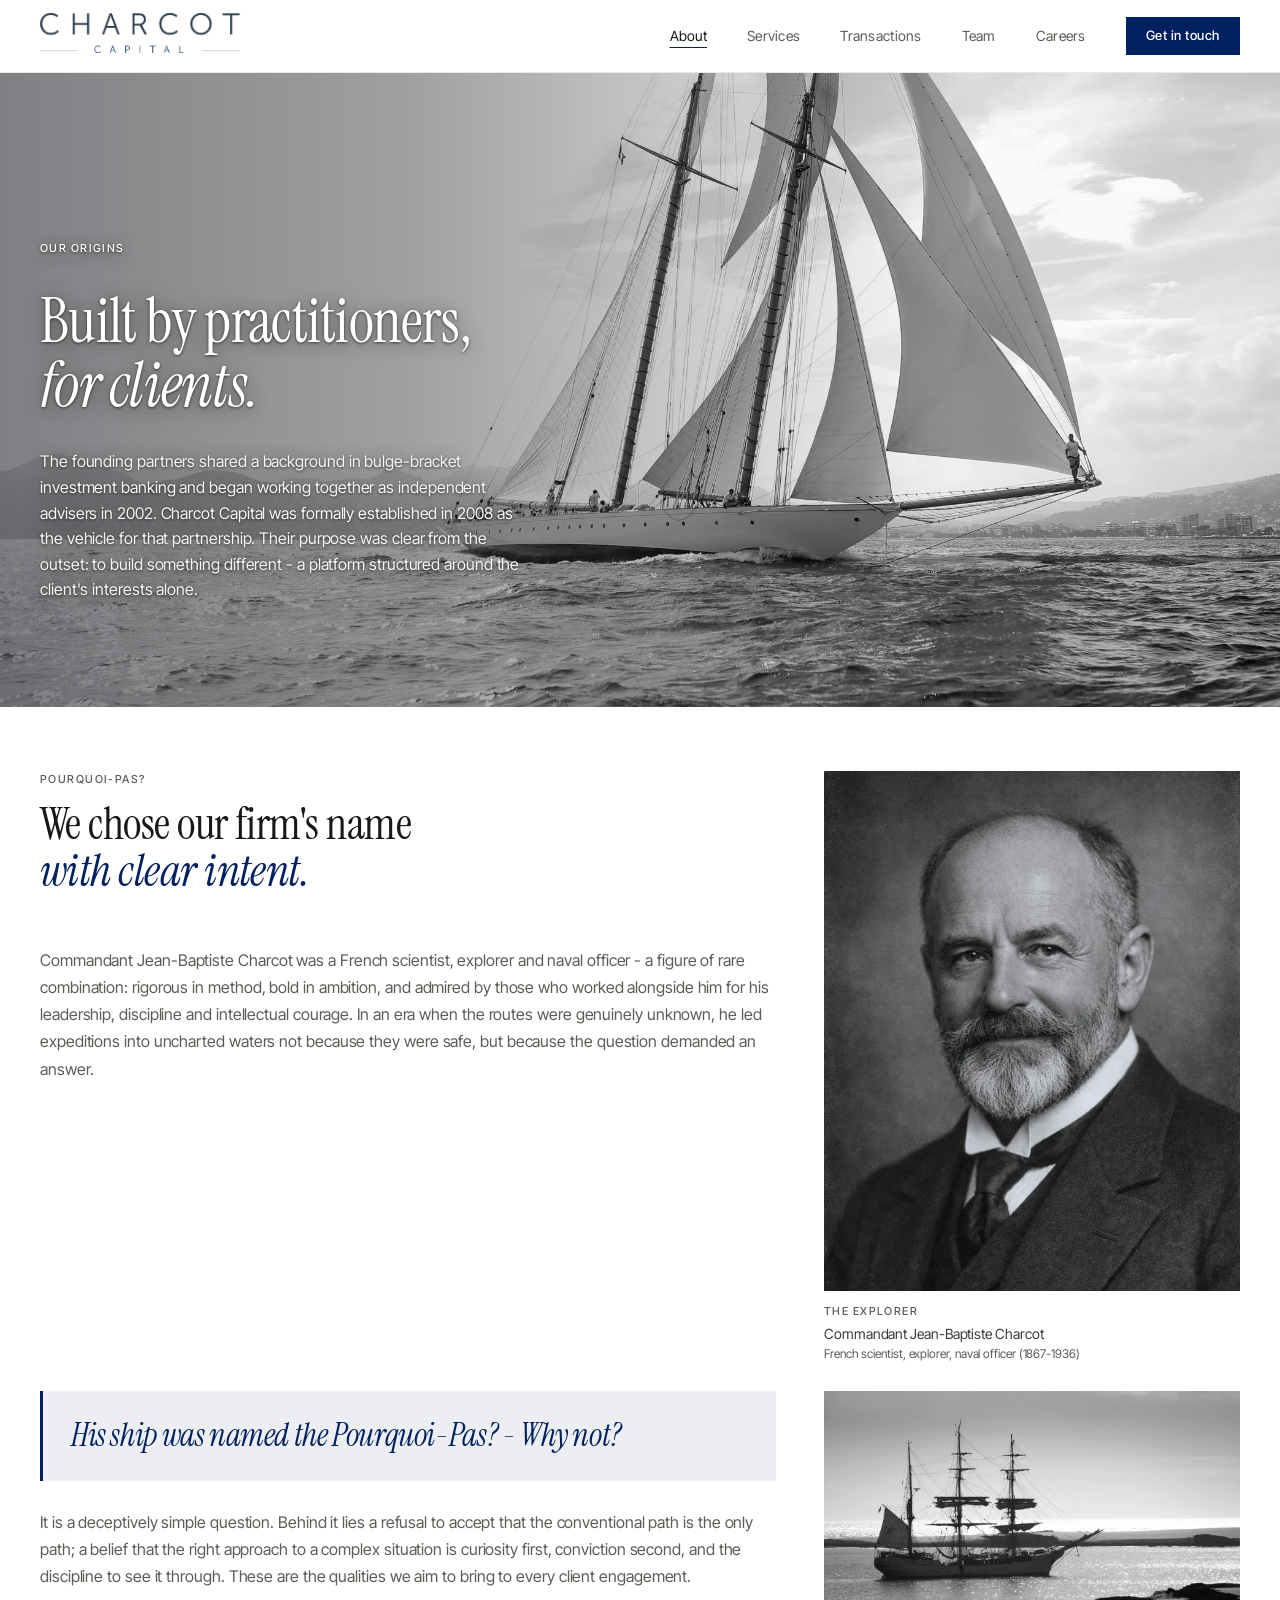
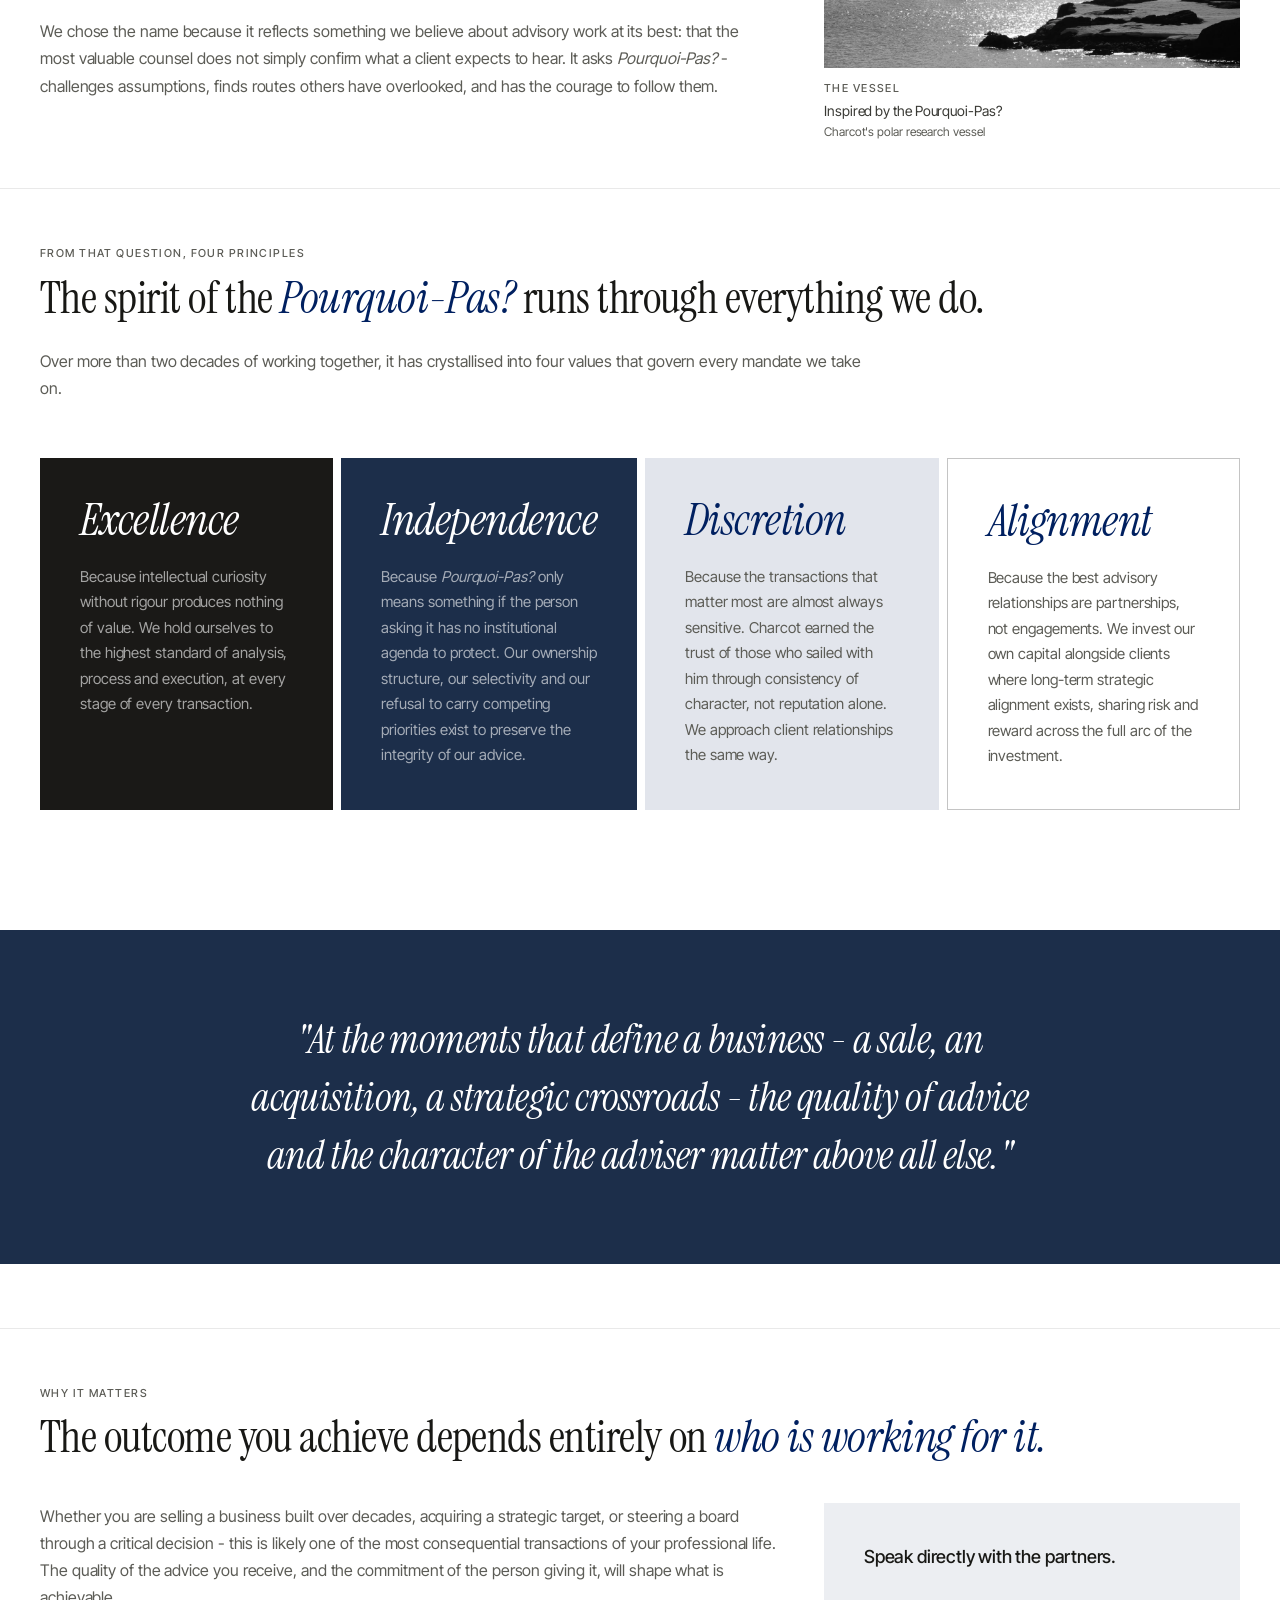
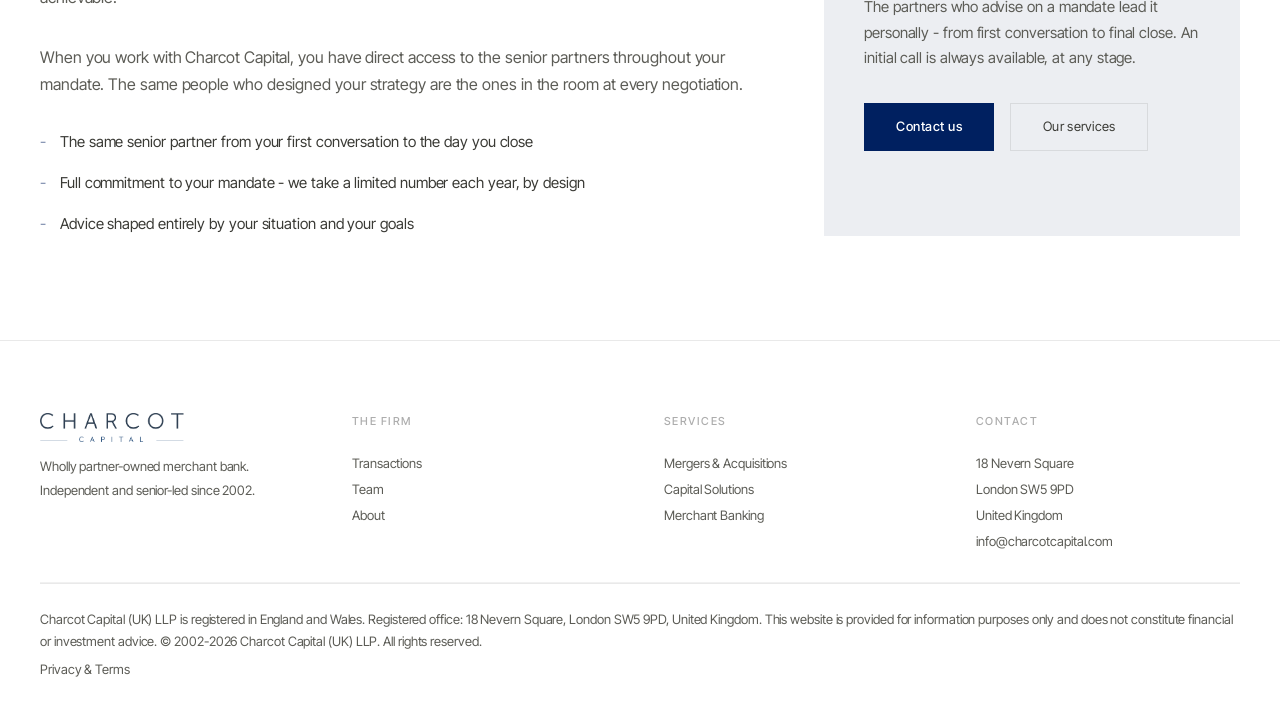
<file: about.html>
<!DOCTYPE html>
<html lang="en">
<head>
  <meta charset="UTF-8" />
  <meta name="viewport" content="width=device-width, initial-scale=1.0" />
  <title>About Charcot Capital - Partner-Owned M&amp;A Advisory Since 2002</title>
  <meta name="description" content="Learn about Charcot Capital - a wholly partner-owned merchant bank. Founded by senior investment bankers who began advising together in 2002, and formally established as Charcot Capital in 2008." />
  <link rel="canonical" href="https://www.charcotcapital.com/about.html" />
  <link rel="icon" href="image_sources/charcot_logos/charcot_capital_sails_icon.png" />
  <meta property="og:type" content="website" />
  <meta property="og:title" content="About Charcot Capital - Partner-Owned M&amp;A Advisory" />
  <meta property="og:description" content="A wholly partner-owned merchant bank built on independence, excellence, and alignment. Advising clients on M&amp;A and cross-border transactions since 2002." />
  <meta property="og:url" content="https://www.charcotcapital.com/about.html" />
  <meta property="og:image" content="https://www.charcotcapital.com/image_sources/charcot_logos/charcot_logo.webp" />
  <meta name="twitter:card" content="summary_large_image" />
  <meta name="twitter:title" content="About Charcot Capital - Partner-Owned M&amp;A Advisory" />
  <meta name="twitter:description" content="A wholly partner-owned merchant bank built on independence, excellence, and alignment." />
  <script type="application/ld+json">
  {
    "@context": "https://schema.org",
    "@type": "FinancialService",
    "@id": "https://www.charcotcapital.com/#organization",
    "name": "Charcot Capital",
    "alternateName": "Charcot Capital (UK) LLP",
    "url": "https://www.charcotcapital.com/",
    "logo": "https://www.charcotcapital.com/image_sources/charcot_logos/charcot_logo.webp",
    "image": "https://www.charcotcapital.com/image_sources/charcot_logos/charcot_logo.webp",
    "description": "Charcot Capital is a wholly partner-owned merchant bank and independent investment banking advisory firm, providing mergers and acquisitions (M&A), capital solutions, and merchant banking services to boards, founders, and financial sponsors. Advising independently since 2002.",
    "foundingDate": "2008",
    "founders": [
      { "@type": "Person", "name": "Jean-Benoît Terrasse" },
      { "@type": "Person", "name": "Clément Lavallard" }
    ],
    "areaServed": "Worldwide",
    "knowsAbout": ["Mergers and Acquisitions", "M&A Advisory", "Investment Banking", "Merchant Banking", "Capital Solutions", "Financial Services"],
    "address": [
      {
        "@type": "PostalAddress",
        "streetAddress": "18 Nevern Square",
        "addressLocality": "London",
        "postalCode": "SW5 9PD",
        "addressCountry": "GB"
      },
      {
        "@type": "PostalAddress",
        "streetAddress": "18 rue Las Cases",
        "addressLocality": "Paris",
        "postalCode": "75007",
        "addressCountry": "FR"
      }
    ],
    "email": "info@charcotcapital.com"
  }
  </script>
  <link rel="stylesheet" href="tailwind-utilities.css" />
  <link rel="stylesheet" href="fonts/fonts.css" />
  <style>
    :root {
      --bg: #F5F6F8; --bg-alt: #ECEEF2; --ink: #181815; --ink-mid: #3A3A35;
      --ink-light: #5C5C56; --navy: #002060; --navy-dark: #001540;
      --rule: rgba(20,20,20,0.09); --card-black: #1a1917; --card-navy: #1C2E4A; --card-tan: #E2E5EC;
    }
    *, *::before, *::after { box-sizing: border-box; }
    html { overflow-x: hidden; }
    body { font-family: 'Inter Tight', system-ui, sans-serif; font-weight: 400; color: var(--ink-mid); font-size: 1rem; line-height: 1.52; letter-spacing: -0.005em; background: #fff; margin: 0; padding: 0; }
    h1, h2, h3 { margin: 0; font-weight: inherit; }
    p, ul, li { margin: 0; }
    a { text-decoration: none; }
    .serif { font-family: 'Instrument Serif', Georgia, serif; font-weight: 400; font-style: normal; letter-spacing: -0.012em; line-height: 1.02; }
    .serif-italic { font-family: 'Instrument Serif', Georgia, serif; font-weight: 400; font-style: italic; letter-spacing: -0.012em; line-height: 1.02; }
    .label { font-size: 0.6875rem; font-weight: 500; letter-spacing: 0.13em; text-transform: uppercase; color: var(--ink-light); }
    .nav-link { font-size: 0.875rem; font-weight: 400; letter-spacing: 0.02em; color: var(--ink-light); transition: color 0.15s; }
    .nav-link:hover { color: var(--ink); }
    .nav-link.active { color: var(--ink); text-decoration: underline; text-underline-offset: 6px; text-decoration-thickness: 1px; text-decoration-color: var(--navy); }
    .nav-scrolled { box-shadow: 0 1px 0 var(--rule), 0 4px 24px rgba(20,20,20,0.05); }
    .btn-navy { display: inline-flex; align-items: center; justify-content: center; padding: 0.8125rem 2rem; background: var(--navy); color: #fff; font-size: 0.8125rem; font-weight: 500; letter-spacing: 0.04em; transition: background 0.2s; }
    .btn-navy:hover { background: var(--navy-dark); }
    .btn-ghost { display: inline-flex; align-items: center; justify-content: center; padding: 0.8125rem 2rem; border: 1px solid var(--rule); color: var(--ink-mid); font-size: 0.8125rem; font-weight: 400; letter-spacing: 0.02em; transition: border-color 0.2s, color 0.2s; }
    .btn-ghost:hover { border-color: var(--ink-mid); color: var(--ink); }
    .footer-grid { display: grid; grid-template-columns: 1fr 1fr 1fr 1fr; gap: 3rem; padding-bottom: 1.75rem; border-bottom: 1px solid rgba(20,20,20,0.06); }
    @media (max-width: 1023px) { .footer-grid { grid-template-columns: 1fr 1fr; gap: 2rem; } .footer-grid > div:nth-child(1) { order: 1; } .footer-grid > div:nth-child(2) { order: 4; } .footer-grid > div:nth-child(3) { order: 3; } .footer-grid > div:nth-child(4) { order: 2; } }
    @media (max-width: 639px) { .footer-grid { grid-template-columns: 1fr; } }
    .nav-logo { height: 2.5rem; width: auto; }
    @media (max-width: 767px) { .nav-logo { height: 1.8rem; } .footer-links { line-height: 1.5 !important; } }

    /* Hero: full-bleed photo, text overlaid directly on the image (no white card panel). */
    .hero-section { position: relative; padding-top: 4.5rem; overflow: hidden; min-height: 44rem; background: #0b0c0f; }
    .hero-bg { position: absolute; top: 0; left: 0; right: 0; bottom: 0; z-index: 0; }
    .hero-bg img {
      display: block; width: 100%; height: 100%;
      object-fit: cover; object-position: 0% 100%;
      transform: scale(1.15); transform-origin: 0% 100%;
    }
    .hero-overlay {
      position: absolute; inset: 0; z-index: 0; pointer-events: none;
      background: linear-gradient(90deg,
        rgba(52,54,58,0.62) 0%,
        rgba(52,54,58,0.46) 32%,
        rgba(52,54,58,0.22) 56%,
        rgba(52,54,58,0) 74%);
    }
    .hero-text, .hero-text * { text-shadow: 0 1px 3px rgba(0,0,0,0.6), 0 2px 20px rgba(0,0,0,0.45); }
    .hero-content {
      position: relative; z-index: 1; max-width: 88rem; margin: 0 auto;
      padding: clamp(6.5rem, 15vw, 10.5rem) 2.5rem clamp(4.5rem, 9vw, 6.5rem);
    }
    .hero-text { max-width: clamp(28rem, 40vw, 44rem); }
    .hero-title { font-size: clamp(3.25rem, 4.75vw, 5.5rem); line-height: 1.05; margin: 2rem 0; }
    .hero-title .serif, .hero-title .serif-italic { line-height: 1.05; }

    @media (max-width: 1024px) {
      .hero-bg img { transform: scale(1.3); transform-origin: 0% 100%; }
    }
    @media (max-width: 767px) {
      .hero-section { min-height: 34rem; }
      .hero-bg, .hero-overlay { top: 4.5rem; }
      .hero-bg img { object-position: 10% 40%; transform: none; }
      .hero-overlay { background: linear-gradient(180deg, rgba(52,54,58,0.62) 0%, rgba(52,54,58,0.46) 40%, rgba(52,54,58,0.28) 62%, rgba(52,54,58,0.14) 80%, rgba(52,54,58,0) 92%); }
      .hero-content { padding: 2.5rem 1.5rem 3rem; }
      .hero-title, .hero-title .serif, .hero-title .serif-italic { font-size: clamp(2.25rem, 9vw, 3rem); line-height: 1.32; }
      .hero-title { margin: 1.5rem 0; }
    }

    /* Dash list (matches scope-list / who-list / bio-tx-item pattern site-wide) */
    .dash-list { list-style: none; padding-left: 0; }
    .dash-list li { padding-left: 1.25rem; position: relative; }
    .dash-list li::before { content: '-'; position: absolute; left: 0; color: var(--navy); opacity: 0.5; }

    /* Value cards */
    .value-grid { display: grid; grid-template-columns: repeat(4,1fr); gap: 0.5rem; }
    @media (max-width: 1023px) { .value-grid { grid-template-columns: repeat(2,1fr); } }
    @media (max-width: 639px) { .value-grid { grid-template-columns: 1fr; } }
  </style>
  <script defer src="https://cloud.umami.is/script.js" data-website-id="e6198997-c838-44f2-9e96-fbd3c065b0b0"></script>
</head>
<body>

  <!-- NAV -->
  <nav id="site-nav" class="fixed top-0 left-0 right-0 z-50 transition-shadow duration-300"
       style="background: #fff; border-bottom: 1px solid var(--rule);">
    <div style="max-width: 88rem; margin: 0 auto; padding: 0 2.5rem;">
      <div style="display: flex; align-items: center; justify-content: space-between; height: 4.5rem;">
        <a href="index.html" aria-label="Charcot Capital home">
          <img src="image_sources/charcot_logos/charcot_logo_nav.webp" alt="Charcot Capital" class="nav-logo"  width="927" height="171"/>
        </a>
        <div class="hidden lg:flex items-center" style="gap: 2.5rem;">
          <a href="about.html" class="nav-link active">About</a>
          <a href="services.html" class="nav-link">Services</a>
          <a href="transactions.html" class="nav-link">Transactions</a>
          <a href="team.html" class="nav-link">Team</a>
          <a href="careers.html" class="nav-link">Careers</a>

          <a href="contact.html" class="btn-navy" style="padding: 0.5625rem 1.25rem;">Get in touch</a>
        </div>
        <button id="burger-btn" class="flex lg:hidden" style="background:none;border:none;cursor:pointer;padding:0.25rem;color:var(--ink);" aria-label="Menu" aria-expanded="false">
          <svg id="burger-icon" width="22" height="22" fill="none" viewBox="0 0 24 24" stroke="currentColor" stroke-width="1.5"><path stroke-linecap="round" stroke-linejoin="round" d="M4 6h16M4 12h16M4 18h16"/></svg>
          <svg id="close-icon" width="22" height="22" fill="none" viewBox="0 0 24 24" stroke="currentColor" stroke-width="1.5" style="display:none;"><path stroke-linecap="round" stroke-linejoin="round" d="M6 18L18 6M6 6l12 12"/></svg>
        </button>
      </div>
    </div>
  </nav>

  <!-- MOBILE MENU -->
  <div id="mobile-menu" aria-hidden="true"
       style="position:fixed;top:4.5rem;left:0;right:0;bottom:0;z-index:49;background:#fff;border-top:1px solid var(--rule);overflow-y:auto;transform:translateY(-100%);opacity:0;transition:transform 0.3s ease,opacity 0.3s ease;pointer-events:none;">
    <div style="padding:2rem 2.5rem;">
      <nav style="display:flex;flex-direction:column;">
        <a href="about.html" class="nav-link" style="display:block;padding:1.125rem 0;border-bottom:1px solid var(--rule);">About</a>
        <a href="services.html" class="nav-link" style="display:block;padding:1.125rem 0;border-bottom:1px solid var(--rule);">Services</a>
        <a href="transactions.html" class="nav-link" style="display:block;padding:1.125rem 0;border-bottom:1px solid var(--rule);">Transactions</a>
        <a href="team.html" class="nav-link" style="display:block;padding:1.125rem 0;border-bottom:1px solid var(--rule);">Team</a>
        <a href="careers.html" class="nav-link" style="display:block;padding:1.125rem 0;border-bottom:1px solid var(--rule);">Careers</a>

      </nav>
      <div style="margin-top:2rem;"><a href="contact.html" class="btn-navy" style="width:100%;">Get in touch</a></div>
    </div>
  </div>

  <!-- PAGE HERO -->
  <section class="hero-section">

    <div class="hero-bg" aria-hidden="true">
      <img src="image_sources/about_yacht.webp"
           fetchpriority="high" decoding="async"
           alt=""  width="2400" height="1600"/>
    </div>
    <div class="hero-overlay" aria-hidden="true"></div>

    <div class="hero-content">
      <div class="hero-text">
        <p class="label" style="color: #fff; margin-bottom: 1.5rem;">Our origins</p>
        <h1 class="hero-title">
          <span class="serif" style="color: #fff;">Built by practitioners,</span>
          <span class="serif-italic" style="color: #fff; display: block;">for clients.</span>
        </h1>
        <p style="font-size: 1rem; color: #f7f6f3; line-height: 1.6; max-width: 30rem;">
          The founding partners shared a background in bulge-bracket investment banking and began working together as independent advisers in 2002. Charcot Capital was formally established in 2008 as the vehicle for that partnership. Their purpose was clear from the outset: to build something different - a platform structured around the client's interests alone.
        </p>
      </div>
    </div>

  </section>

  <!-- POURQUOI-PAS -->
  <section style="padding: 4rem 0 3rem; background: #fff;">
    <div style="max-width: 88rem; margin: 0 auto; padding: 0 2.5rem;">

      <!-- Row 1: heading + intro paragraph / portrait -->
      <div class="flex flex-col lg:flex-row" style="gap: 3rem; align-items: flex-start;">

        <div style="display: flex; flex-direction: column; gap: 1.75rem; max-width: 52rem;">
          <div>
            <p class="label" style="margin-bottom: 0.875rem;">Pourquoi-Pas?</p>
            <h2 style="margin-bottom: 1.5rem;">
              <span class="serif" style="font-size: clamp(2.25rem, 3.5vw, 3.5rem); color: var(--ink);">We chose our firm's name </span>
              <span class="serif-italic" style="font-size: clamp(2.25rem, 3.5vw, 3.5rem); color: var(--navy); display: block;">with clear intent.</span>
            </h2>
          </div>

          <p style="color: var(--ink-light); line-height: 1.7;">
            Commandant Jean-Baptiste Charcot was a French scientist, explorer and naval officer - a figure of rare combination: rigorous in method, bold in ambition, and admired by those who worked alongside him for his leadership, discipline and intellectual courage. In an era when the routes were genuinely unknown, he led expeditions into uncharted waters not because they were safe, but because the question demanded an answer.
          </p>

          <!-- Mobile portrait -->
          <div class="lg:hidden">
            <div style="overflow: hidden; aspect-ratio: 4/5;">
              <img src="image_sources/Jean_Baptiste_Charcot.webp"
                   alt="Commandant Jean-Baptiste Charcot, French explorer and naval officer"
                   style="width:100%; height:100%; object-fit:cover; object-position:center 10%; display:block;"  width="1024" height="1536" loading="lazy" />
            </div>
            <div style="margin-top: 0.75rem;">
              <p class="label" style="margin-bottom: 0.25rem;">The explorer</p>
              <p style="font-size: 0.875rem; color: var(--ink-mid); line-height: 1.4;">Commandant Jean-Baptiste Charcot<br><span style="font-size: 0.75rem; color: var(--ink-light);">French scientist, explorer, naval officer (1867-1936)</span></p>
            </div>
          </div>
        </div>

        <!-- Portrait (desktop only), sized to 60% of the text-column image width -->
        <div class="hidden lg:block" style="flex: 0 0 26rem;">
          <div style="overflow: hidden; aspect-ratio: 4/5; width: 26rem;">
            <img src="image_sources/Jean_Baptiste_Charcot.webp"
                 alt="Commandant Jean-Baptiste Charcot, French explorer and naval officer"
                 style="width:100%; height:100%; object-fit:cover; object-position:center 10%; display:block;"  width="1024" height="1536" loading="lazy" />
          </div>
          <div style="margin-top: 0.75rem; width: 26rem;">
            <p class="label" style="margin-bottom: 0.25rem;">The explorer</p>
            <p style="font-size: 0.875rem; color: var(--ink-mid); line-height: 1.4;">Commandant Jean-Baptiste Charcot<br><span style="font-size: 0.75rem; color: var(--ink-light);">French scientist, explorer, naval officer (1867-1936)</span></p>
          </div>
        </div>

      </div>

      <!-- Row 2: pullout + remaining paragraphs / vessel image, tops aligned -->
      <div class="flex flex-col lg:flex-row" style="gap: 3rem; align-items: flex-start; margin-top: 1.75rem;">

        <div style="display: flex; flex-direction: column; gap: 1.75rem; max-width: 52rem;">
          <!-- Pullout box -->
          <div style="border-left: 3px solid var(--navy); padding: 1.25rem 1.75rem; background: var(--bg-alt);">
            <p class="serif-italic" style="font-size: clamp(1.5rem, 2.5vw, 2.25rem); color: var(--navy); line-height: 1.55;">
              His ship was named the <em>Pourquoi-Pas?</em> - Why not?
            </p>
          </div>

          <!-- Mobile vessel image -->
          <div class="lg:hidden">
            <div style="overflow: hidden; aspect-ratio: 3/2;">
              <img src="image_sources/vessel.webp"
                   alt="A three-masted barquentine of the type Charcot's Pourquoi-Pas? sailed"
                   style="width:100%; height:100%; object-fit:cover; object-position:center center; display:block;"  width="2400" height="1600" loading="lazy" />
            </div>
            <div style="margin-top: 0.75rem;">
              <p class="label" style="margin-bottom: 0.25rem;">The vessel</p>
              <p style="font-size: 0.875rem; color: var(--ink-mid); line-height: 1.4;">Inspired by the Pourquoi-Pas?<br><span style="font-size: 0.75rem; color: var(--ink-light);">Charcot's polar research vessel</span></p>
            </div>
          </div>

          <p style="color: var(--ink-light); line-height: 1.7;">
            It is a deceptively simple question. Behind it lies a refusal to accept that the conventional path is the only path; a belief that the right approach to a complex situation is curiosity first, conviction second, and the discipline to see it through. These are the qualities we aim to bring to every client engagement.
          </p>

          <p style="color: var(--ink-light); line-height: 1.7;">
            We chose the name because it reflects something we believe about advisory work at its best: that the most valuable counsel does not simply confirm what a client expects to hear. It asks <em>Pourquoi-Pas?</em> - challenges assumptions, finds routes others have overlooked, and has the courage to follow them.
          </p>
        </div>

        <!-- Vessel image (desktop only), top-aligned with the pullout box -->
        <div class="hidden lg:block" style="flex: 0 0 26rem;">
          <div style="overflow: hidden; aspect-ratio: 3/2; width: 26rem;">
            <img src="image_sources/vessel.webp"
                 alt="A three-masted barquentine of the type Charcot's Pourquoi-Pas? sailed"
                 style="width:100%; height:100%; object-fit:cover; object-position:center center; display:block;"  width="2400" height="1600" loading="lazy" />
          </div>
          <div style="margin-top: 0.75rem; width: 26rem;">
            <p class="label" style="margin-bottom: 0.25rem;">The vessel</p>
            <p style="font-size: 0.875rem; color: var(--ink-mid); line-height: 1.4;">Inspired by the Pourquoi-Pas?<br><span style="font-size: 0.75rem; color: var(--ink-light);">Charcot's polar research vessel</span></p>
          </div>
        </div>

      </div>
    </div>
  </section>

  <!-- FOUR PRINCIPLES -->
  <section style="padding: 3.5rem 0; background: #fff; border-top: 1px solid var(--rule);">
    <div style="max-width: 88rem; margin: 0 auto; padding: 0 2.5rem;">
      <div style="margin-bottom: 3.5rem;">
        <p class="label" style="margin-bottom: 0.875rem;">From that question, four principles</p>
        <h2 style="margin-bottom: 1.5rem;">
          <span class="serif" style="font-size: clamp(2.25rem, 3.5vw, 3.5rem); color: var(--ink);">The spirit of the </span>
          <span class="serif-italic" style="font-size: clamp(2.25rem, 3.5vw, 3.5rem); color: var(--navy);">Pourquoi-Pas? </span>
          <span class="serif" style="font-size: clamp(2.25rem, 3.5vw, 3.5rem); color: var(--ink);">runs through everything we do.</span>
        </h2>
        <p style="font-size: 1rem; color: var(--ink-light); line-height: 1.7; max-width: 52rem;">Over more than two decades of working together, it has crystallised into four values that govern every mandate we take on.</p>
      </div>

      <div class="value-grid">

        <div style="background: var(--card-black); padding: 2.5rem;">
          <h3 class="serif-italic" style="font-size: clamp(2.25rem, 3.5vw, 3.5rem); color: #fff; margin-bottom: 1.25rem;">Excellence</h3>
          <p style="font-size: 0.9375rem; color: rgba(255,255,255,0.6); line-height: 1.7;">Because intellectual curiosity without rigour produces nothing of value. We hold ourselves to the highest standard of analysis, process and execution, at every stage of every transaction.</p>
        </div>

        <div style="background: var(--card-navy); padding: 2.5rem;">
          <h3 class="serif-italic" style="font-size: clamp(2.25rem, 3.5vw, 3.5rem); color: #fff; margin-bottom: 1.25rem;">Independence</h3>
          <p style="font-size: 0.9375rem; color: rgba(255,255,255,0.6); line-height: 1.7;">Because <em>Pourquoi-Pas?</em> only means something if the person asking it has no institutional agenda to protect. Our ownership structure, our selectivity and our refusal to carry competing priorities exist to preserve the integrity of our advice.</p>
        </div>

        <div style="background: var(--card-tan); padding: 2.5rem;">
          <h3 class="serif-italic" style="font-size: clamp(2.25rem, 3.5vw, 3.5rem); color: var(--navy); margin-bottom: 1.25rem;">Discretion</h3>
          <p style="font-size: 0.9375rem; color: var(--ink-light); line-height: 1.7;">Because the transactions that matter most are almost always sensitive. Charcot earned the trust of those who sailed with him through consistency of character, not reputation alone. We approach client relationships the same way.</p>
        </div>

        <div style="background: #fff; padding: 2.5rem; border: 1px solid rgba(20,20,20,0.25);">
          <h3 class="serif-italic" style="font-size: clamp(2.25rem, 3.5vw, 3.5rem); color: var(--navy); margin-bottom: 1.25rem;">Alignment</h3>
          <p style="font-size: 0.9375rem; color: var(--ink-light); line-height: 1.7;">Because the best advisory relationships are partnerships, not engagements. We invest our own capital alongside clients where long-term strategic alignment exists, sharing risk and reward across the full arc of the investment.</p>
        </div>

      </div>
    </div>
  </section>

  <!-- PULL QUOTE -->
  <section style="padding: 5rem 0; margin: 4rem 0; background: var(--card-navy); position: relative; overflow: hidden;">
    <div style="max-width: 56rem; margin: 0 auto; padding: 0 2.5rem; text-align: center;">
      <p class="serif-italic" style="font-size: clamp(1.75rem, 3.25vw, 2.5rem); color: #fff; line-height: 1.45; letter-spacing: -0.015em;">
        "At the moments that define a business - a sale, an acquisition, a strategic crossroads - the quality of advice and the character of the adviser matter above all else."
      </p>
    </div>
  </section>

  <!-- WHY IT MATTERS (+ GET IN TOUCH, integrated) -->
  <section style="padding: 3.5rem 0 6.5rem; background: #fff; border-top: 1px solid var(--rule);">
    <div style="max-width: 88rem; margin: 0 auto; padding: 0 2.5rem;">

      <div style="margin-bottom: 2.5rem;">
        <p class="label" style="margin-bottom: 0.875rem;">Why it matters</p>
        <h2 style="margin-bottom: 1.5rem;">
          <span class="serif" style="font-size: clamp(2.25rem, 3.5vw, 3.5rem); color: var(--ink);">The outcome you achieve depends entirely on</span><span class="serif-italic" style="font-size: clamp(2.25rem, 3.5vw, 3.5rem); color: var(--navy);"> who is working for it.</span>
        </h2>
      </div>

      <div class="flex flex-col lg:flex-row" style="gap: 3rem; align-items: stretch;">

        <div style="display: flex; flex-direction: column; gap: 2rem; max-width: 52rem;">
          <p style="font-size: 1rem; color: var(--ink-light); line-height: 1.7;">Whether you are selling a business built over decades, acquiring a strategic target, or steering a board through a critical decision - this is likely one of the most consequential transactions of your professional life. The quality of the advice you receive, and the commitment of the person giving it, will shape what is achievable.</p>
          <p style="font-size: 1rem; color: var(--ink-light); line-height: 1.7;">When you work with Charcot Capital, you have direct access to the senior partners throughout your mandate. The same people who designed your strategy are the ones in the room at every negotiation.</p>
          <ul class="dash-list" style="display: flex; flex-direction: column; gap: 1rem;">
            <li style="font-size: 0.9375rem; color: var(--ink-mid); line-height: 1.65;">The same senior partner from your first conversation to the day you close</li>
            <li style="font-size: 0.9375rem; color: var(--ink-mid); line-height: 1.65;">Full commitment to your mandate - we take a limited number each year, by design</li>
            <li style="font-size: 0.9375rem; color: var(--ink-mid); line-height: 1.65;">Advice shaped entirely by your situation and your goals</li>
          </ul>
        </div>

        <div style="flex: 0 0 26rem; width: 26rem; background: var(--bg-alt); padding: 2.5rem; display: flex; flex-direction: column; justify-content: flex-start;">
          <h3 style="font-size: 1.125rem; font-weight: 500; color: var(--ink); letter-spacing: -0.01em; margin-bottom: 1.5rem;">Speak directly with the partners.</h3>
          <p style="font-size: 0.9375rem; color: var(--ink-light); line-height: 1.7; margin-bottom: 2rem;">The partners who advise on a mandate lead it personally - from first conversation to final close. An initial call is always available, at any stage.</p>
          <div style="display: flex; flex-wrap: wrap; gap: 1rem;">
            <a href="contact.html" class="btn-navy">Contact us</a>
            <a href="services.html" class="btn-ghost">Our services</a>
          </div>
        </div>

      </div>

    </div>
  </section>

  <!-- FOOTER -->
  <footer style="background: #fff; border-top: 1px solid var(--rule); padding: 4.5rem 0 0;">
    <div style="max-width: 88rem; margin: 0 auto; padding: 0 2.5rem;">
      <div class="footer-grid">
        <div>
          <img src="image_sources/charcot_logos/charcot_logo_footer.webp" alt="Charcot Capital" style="height:1.8rem; width:auto; display:block; margin-bottom:0.75rem;"  width="927" height="171" loading="lazy" />
          <p style="font-size:0.8125rem;color:var(--ink-light);line-height:1.85;max-width:18rem;">Wholly partner-owned merchant bank. Independent and senior-led since 2002.</p>
        </div>
        <div>
          <p class="label" style="color:rgba(20,20,20,0.35);margin-bottom:1.25rem;">The firm</p>
          <div class="footer-links" style="line-height:2;">
            <a href="transactions.html" style="display:block;font-size:0.8125rem;color:var(--ink-light);transition:color 0.15s;" onmouseover="this.style.color='var(--ink)'" onmouseout="this.style.color='var(--ink-light)'">Transactions</a>
            <a href="team.html" style="display:block;font-size:0.8125rem;color:var(--ink-light);transition:color 0.15s;" onmouseover="this.style.color='var(--ink)'" onmouseout="this.style.color='var(--ink-light)'">Team</a>
            <a href="about.html" style="display:block;font-size:0.8125rem;color:var(--ink-light);transition:color 0.15s;" onmouseover="this.style.color='var(--ink)'" onmouseout="this.style.color='var(--ink-light)'">About</a>
          </div>
        </div>
        <div>
          <p class="label" style="color:rgba(20,20,20,0.35);margin-bottom:1.25rem;">Services</p>
          <div class="footer-links" style="line-height:2;">
            <a href="services.html#pane-ma" style="display:block;font-size:0.8125rem;color:var(--ink-light);transition:color 0.15s;" onmouseover="this.style.color='var(--ink)'" onmouseout="this.style.color='var(--ink-light)'">Mergers &amp; Acquisitions</a>
            <a href="services.html#pane-capital" style="display:block;font-size:0.8125rem;color:var(--ink-light);transition:color 0.15s;" onmouseover="this.style.color='var(--ink)'" onmouseout="this.style.color='var(--ink-light)'">Capital Solutions</a>
            <a href="services.html#pane-merchant" style="display:block;font-size:0.8125rem;color:var(--ink-light);transition:color 0.15s;" onmouseover="this.style.color='var(--ink)'" onmouseout="this.style.color='var(--ink-light)'">Merchant Banking</a>
          </div>
        </div>
        <div>
          <p class="label" style="color:rgba(20,20,20,0.35);margin-bottom:1.25rem;">Contact</p>
          <address class="footer-links" style="font-style:normal;font-size:0.8125rem;color:var(--ink-light);line-height:2;">
            18 Nevern Square<br>London SW5 9PD<br>United Kingdom<br>
            <a href="mailto:info@charcotcapital.com" style="color:var(--ink-light);transition:color 0.15s;" onmouseover="this.style.color='var(--ink)'" onmouseout="this.style.color='var(--ink-light)'">info@charcotcapital.com</a>
          </address>
        </div>
      </div>
      <div style="display:flex;flex-direction:column;gap:0.5rem;padding:1.5rem 0;border-top:1px solid var(--rule);margin-top:0;">
        <p style="font-size:0.8125rem;color:var(--ink-light);line-height:1.7;">Charcot Capital (UK) LLP is registered in England and Wales. Registered office: 18 Nevern Square, London SW5 9PD, United Kingdom. This website is provided for information purposes only and does not constitute financial or investment advice. &copy; 2002-<span id="copyright-year">2026</span> Charcot Capital (UK) LLP. All rights reserved.</p>
        <div style="display:flex;align-items:center;justify-content:space-between;flex-wrap:wrap;gap:1rem;">
          <a href="privacy.html" style="font-size:0.8125rem;color:var(--ink-light);transition:color 0.15s;" onmouseover="this.style.color='var(--ink)'" onmouseout="this.style.color='var(--ink-light)'">Privacy &amp; Terms</a>
        </div>
      </div>
    </div>
  </footer>

  <script>
    document.getElementById('copyright-year').textContent=new Date().getFullYear();
    const nav=document.getElementById('site-nav');
    window.addEventListener('scroll',()=>{nav.classList.toggle('nav-scrolled',window.scrollY>10);},{passive:true});
    const burgerBtn=document.getElementById('burger-btn'),mob=document.getElementById('mobile-menu'),bi=document.getElementById('burger-icon'),ci=document.getElementById('close-icon');
    let open=false;
    function openM(){open=true;mob.style.transform='translateY(0)';mob.style.opacity='1';mob.style.pointerEvents='auto';mob.setAttribute('aria-hidden','false');burgerBtn.setAttribute('aria-expanded','true');bi.style.display='none';ci.style.display='block';document.body.style.overflow='hidden';}
    function closeM(){open=false;mob.style.transform='translateY(-100%)';mob.style.opacity='0';mob.style.pointerEvents='none';mob.setAttribute('aria-hidden','true');burgerBtn.setAttribute('aria-expanded','false');bi.style.display='block';ci.style.display='none';document.body.style.overflow='';}
    burgerBtn.addEventListener('click',()=>open?closeM():openM());
    mob.querySelectorAll('a').forEach(l=>l.addEventListener('click',closeM));
    window.addEventListener('resize',()=>{if(window.innerWidth>=1024&&open)closeM();});
  </script>

</body>
</html>
</file>
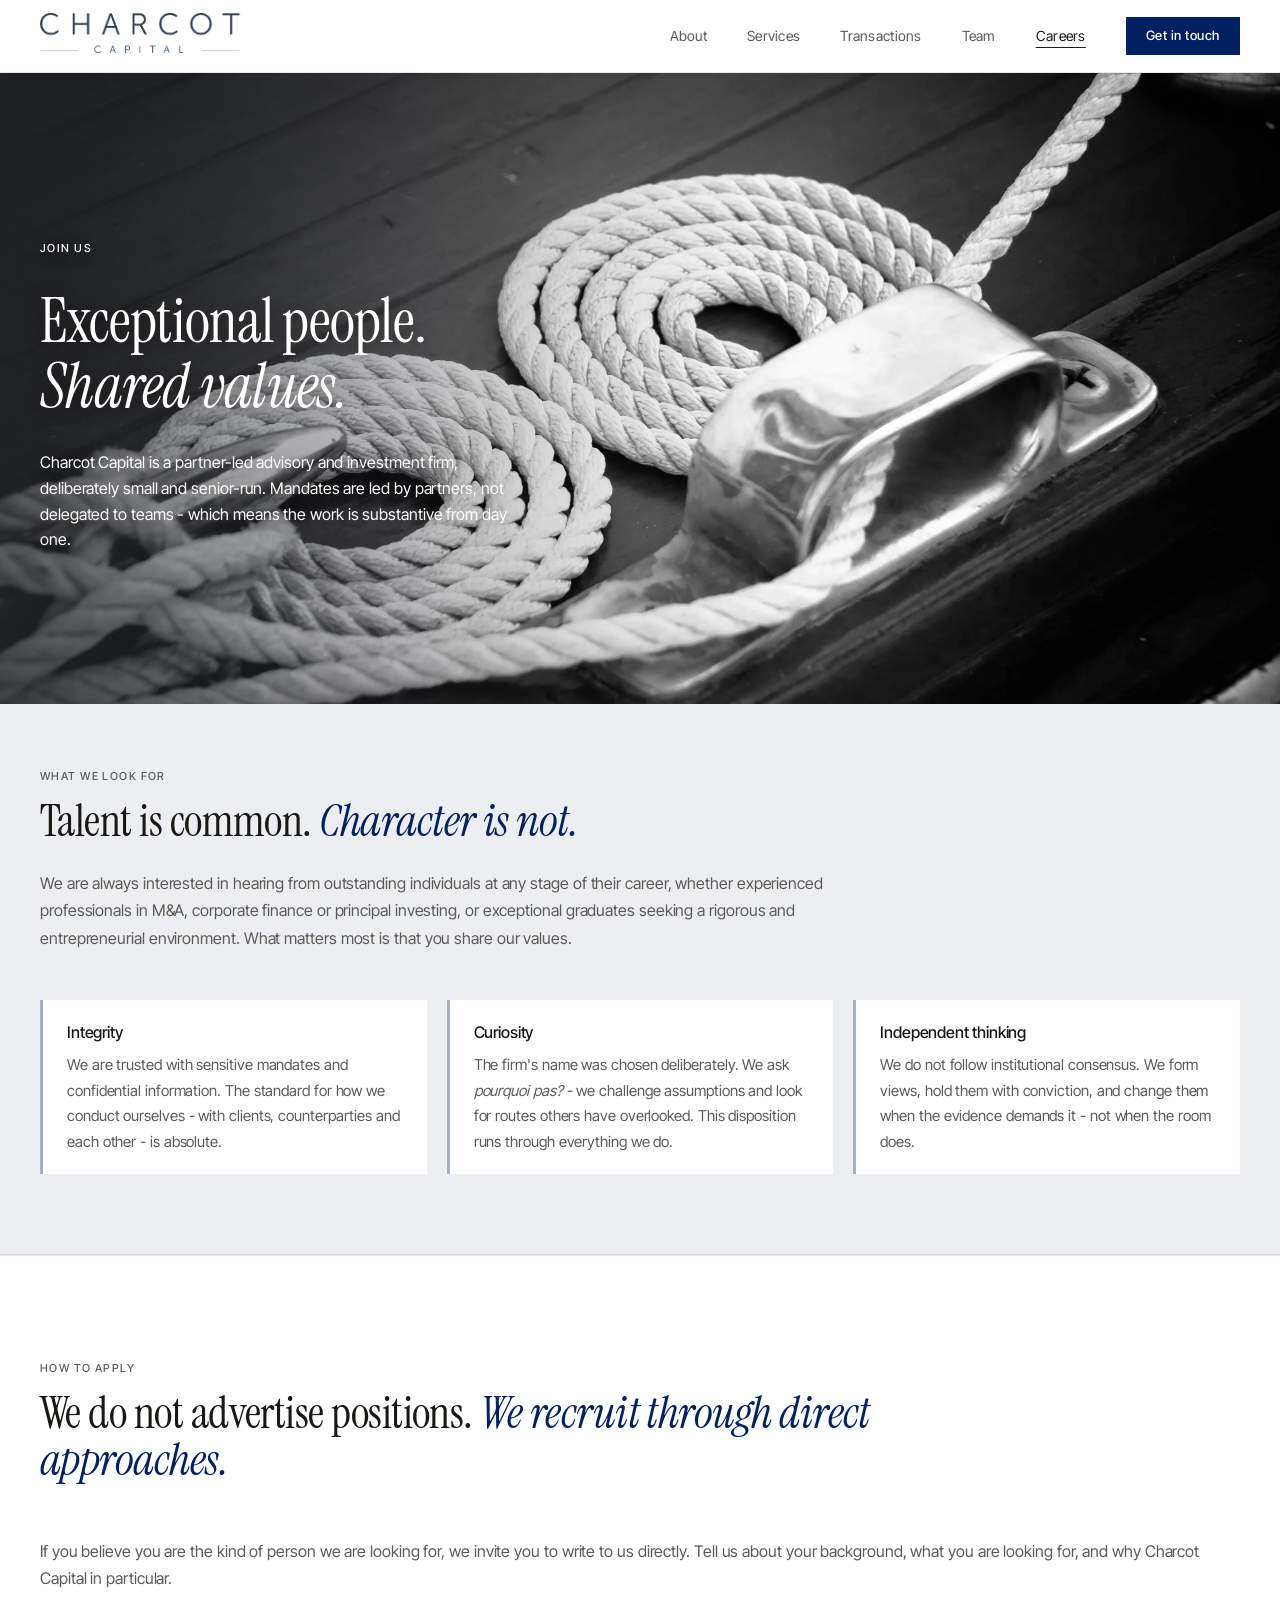
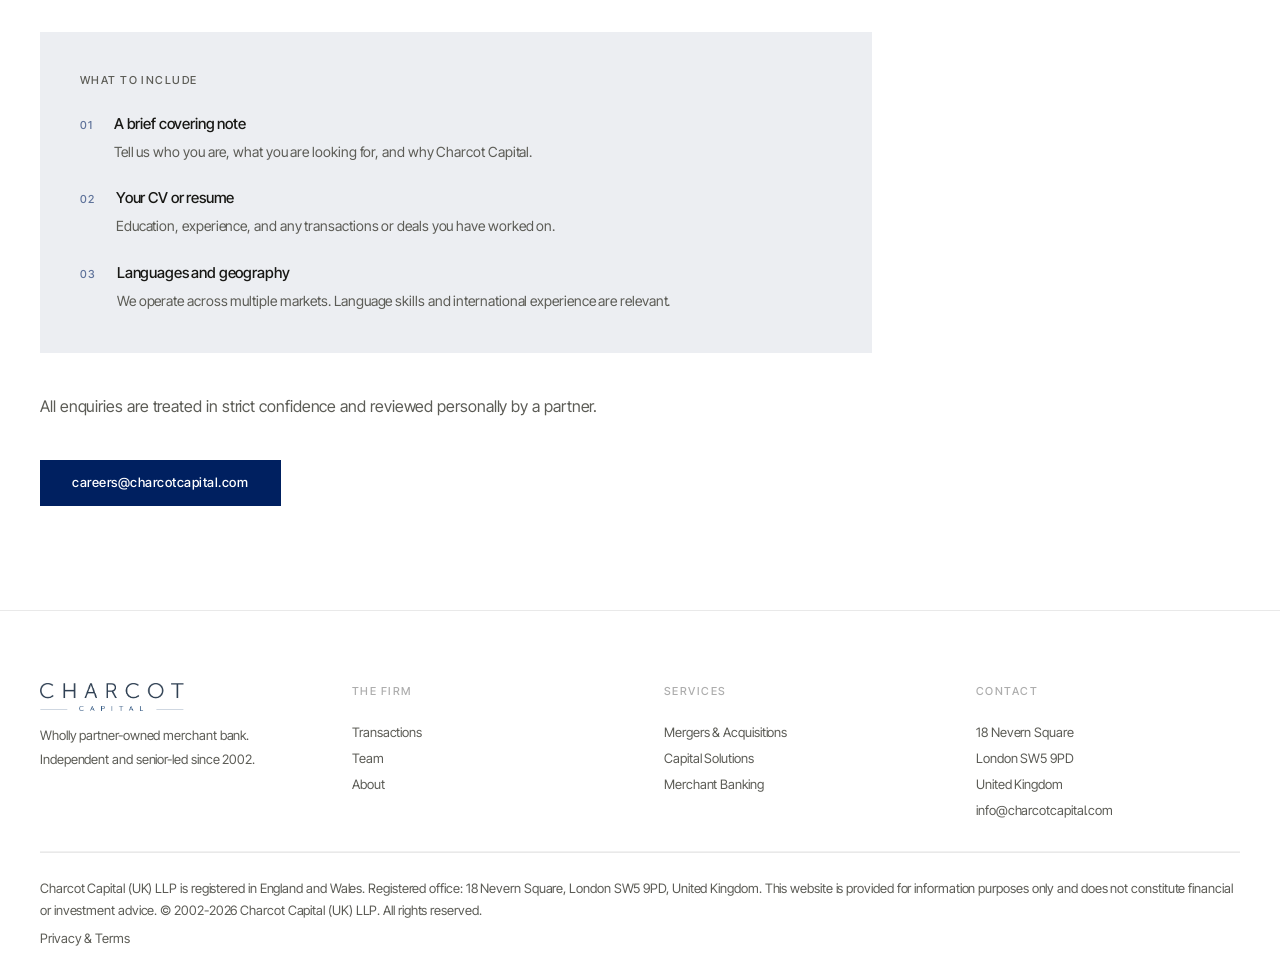
<file: careers.html>
<!DOCTYPE html>
<html lang="en">
<head>
  <meta charset="UTF-8" />
  <meta name="viewport" content="width=device-width, initial-scale=1.0" />
  <title>Careers at Charcot Capital - Join Our M&amp;A Advisory Team</title>
  <meta name="description" content="Join Charcot Capital, a partner-owned M&amp;A advisory firm based in London and Paris. We recruit talented individuals who share our commitment to excellence, independence, and intellectual rigour." />
  <link rel="canonical" href="https://www.charcotcapital.com/careers.html" />
  <link rel="icon" href="image_sources/charcot_logos/charcot_capital_sails_icon.png" />
  <meta property="og:type" content="website" />
  <meta property="og:title" content="Careers at Charcot Capital" />
  <meta property="og:description" content="We recruit outstanding individuals who share our values: integrity, curiosity, and independent thinking. Enquiries are reviewed personally by a partner." />
  <meta property="og:url" content="https://www.charcotcapital.com/careers.html" />
  <meta property="og:image" content="https://www.charcotcapital.com/image_sources/charcot_logos/charcot_logo.webp" />
  <meta name="twitter:card" content="summary_large_image" />
  <meta name="twitter:title" content="Careers at Charcot Capital" />
  <meta name="twitter:description" content="We recruit outstanding individuals who share our values: integrity, curiosity, and independent thinking." />
  <script type="application/ld+json">
  {
    "@context": "https://schema.org",
    "@type": "FinancialService",
    "@id": "https://www.charcotcapital.com/#organization",
    "name": "Charcot Capital",
    "alternateName": "Charcot Capital (UK) LLP",
    "url": "https://www.charcotcapital.com/",
    "logo": "https://www.charcotcapital.com/image_sources/charcot_logos/charcot_logo.webp",
    "image": "https://www.charcotcapital.com/image_sources/charcot_logos/charcot_logo.webp",
    "description": "Charcot Capital is a wholly partner-owned merchant bank and independent investment banking advisory firm, providing mergers and acquisitions (M&A), capital solutions, and merchant banking services to boards, founders, and financial sponsors. Advising independently since 2002.",
    "foundingDate": "2008",
    "founders": [
      { "@type": "Person", "name": "Jean-Benoît Terrasse" },
      { "@type": "Person", "name": "Clément Lavallard" }
    ],
    "areaServed": "Worldwide",
    "knowsAbout": ["Mergers and Acquisitions", "M&A Advisory", "Investment Banking", "Merchant Banking", "Capital Solutions", "Financial Services"],
    "address": [
      {
        "@type": "PostalAddress",
        "streetAddress": "18 Nevern Square",
        "addressLocality": "London",
        "postalCode": "SW5 9PD",
        "addressCountry": "GB"
      },
      {
        "@type": "PostalAddress",
        "streetAddress": "18 rue Las Cases",
        "addressLocality": "Paris",
        "postalCode": "75007",
        "addressCountry": "FR"
      }
    ],
    "email": "info@charcotcapital.com"
  }
  </script>
  <link rel="stylesheet" href="tailwind-utilities.css" />
  <link rel="stylesheet" href="fonts/fonts.css" />
  <style>
    :root {
      --bg: #F5F6F8; --bg-alt: #ECEEF2; --ink: #181815; --ink-mid: #3A3A35;
      --ink-light: #5C5C56; --navy: #002060; --navy-dark: #001540;
      --rule: rgba(20,20,20,0.09); --card-black: #1a1917; --card-navy: #1C2E4A; --card-tan: #E2E5EC;
    }
    *, *::before, *::after { box-sizing: border-box; }
    html { overflow-x: hidden; }
    body { font-family: 'Inter Tight', system-ui, sans-serif; font-weight: 400; color: var(--ink-mid); font-size: 1rem; line-height: 1.52; letter-spacing: -0.005em; background: #fff; margin: 0; padding: 0; }
    h1, h2, h3 { margin: 0; font-weight: inherit; }
    p, ul, li { margin: 0; }
    a { text-decoration: none; }
    .serif { font-family: 'Instrument Serif', Georgia, serif; font-weight: 400; font-style: normal; letter-spacing: -0.012em; line-height: 1.02; }
    .serif-italic { font-family: 'Instrument Serif', Georgia, serif; font-weight: 400; font-style: italic; letter-spacing: -0.012em; line-height: 1.02; }
    .label { font-size: 0.6875rem; font-weight: 500; letter-spacing: 0.13em; text-transform: uppercase; color: var(--ink-light); }
    .nav-link { font-size: 0.875rem; font-weight: 400; letter-spacing: 0.02em; color: var(--ink-light); transition: color 0.15s; }
    .nav-link:hover { color: var(--ink); }
    .nav-link.active { color: var(--ink); text-decoration: underline; text-underline-offset: 6px; text-decoration-thickness: 1px; text-decoration-color: var(--navy); }
    .nav-scrolled { box-shadow: 0 1px 0 var(--rule), 0 4px 24px rgba(20,20,20,0.05); }

    /* Hero: full-bleed photo, text overlaid directly on the image (no white card panel). */
    .hero-section { position: relative; padding-top: 4.5rem; overflow: hidden; min-height: 44rem; background: #0b0c0f; }
    .hero-bg { position: absolute; top: 0; left: 0; right: 0; bottom: 0; z-index: 0; overflow: hidden; }
    .hero-bg img {
      display: block; width: 100%; height: 100%;
      object-fit: cover; object-position: 70% 20%;
    }
    .hero-overlay {
      position: absolute; inset: 0; z-index: 0; pointer-events: none;
      background: linear-gradient(90deg,
        rgba(52,54,58,0.58) 0%,
        rgba(52,54,58,0.38) 26%,
        rgba(52,54,58,0.14) 46%,
        rgba(52,54,58,0) 62%);
    }
    .hero-text, .hero-text * { text-shadow: 0 2px 18px rgba(0,0,0,0.35); }
    .hero-content {
      position: relative; z-index: 1; max-width: 88rem; margin: 0 auto;
      padding: clamp(6.5rem, 15vw, 10.5rem) 2.5rem clamp(4.5rem, 9vw, 6.5rem);
    }
    .hero-text { max-width: clamp(28rem, 40vw, 44rem); }
    .hero-title { font-size: clamp(3.25rem, 4.75vw, 5.5rem); line-height: 1.05; margin: 2rem 0; }
    .hero-title .serif, .hero-title .serif-italic { line-height: 1.05; }

    @media (max-width: 1024px) {
      .hero-bg img { object-position: 58% 18%; }
    }
    @media (max-width: 767px) {
      .hero-section { min-height: 34rem; }
      .hero-bg, .hero-overlay { top: 4.5rem; }
      .hero-bg img { object-position: center; }
      .hero-overlay { background: linear-gradient(180deg, rgba(52,54,58,0.58) 0%, rgba(52,54,58,0.4) 35%, rgba(52,54,58,0.24) 55%, rgba(52,54,58,0.1) 75%, rgba(52,54,58,0) 90%); }
      .hero-content { padding: 2.5rem 1.5rem 3rem; }
      .hero-title, .hero-title .serif, .hero-title .serif-italic { font-size: clamp(2.25rem, 9vw, 3rem); line-height: 1.32; }
      .hero-title { margin: 1.5rem 0; }
      .hero-text, .hero-text * { text-shadow: none; }
    }

    .btn-navy { display: inline-flex; align-items: center; justify-content: center; padding: 0.8125rem 2rem; background: var(--navy); color: #fff; font-size: 0.8125rem; font-weight: 500; letter-spacing: 0.04em; transition: background 0.2s; }
    .btn-navy:hover { background: var(--navy-dark); }
    .btn-ghost { display: inline-flex; align-items: center; justify-content: center; padding: 0.8125rem 2rem; border: 1px solid var(--rule); color: var(--ink-mid); font-size: 0.8125rem; font-weight: 400; letter-spacing: 0.02em; transition: border-color 0.2s, color 0.2s; }
    .btn-ghost:hover { border-color: var(--ink-mid); color: var(--ink); }
    .footer-grid { display: grid; grid-template-columns: 1fr 1fr 1fr 1fr; gap: 3rem; padding-bottom: 1.75rem; border-bottom: 1px solid rgba(20,20,20,0.06); }
    @media (max-width: 1023px) { .footer-grid { grid-template-columns: 1fr 1fr; gap: 2rem; } .footer-grid > div:nth-child(1) { order: 1; } .footer-grid > div:nth-child(2) { order: 4; } .footer-grid > div:nth-child(3) { order: 3; } .footer-grid > div:nth-child(4) { order: 2; } }
    @media (max-width: 639px) { .footer-grid { grid-template-columns: 1fr; } }
    .nav-logo { height: 2.5rem; width: auto; }
    @media (max-width: 767px) { .nav-logo { height: 1.8rem; } .footer-links { line-height: 1.5 !important; } }
  </style>
  <script defer src="https://cloud.umami.is/script.js" data-website-id="e6198997-c838-44f2-9e96-fbd3c065b0b0"></script>
</head>
<body>

  <!-- NAV -->
  <nav id="site-nav" class="fixed top-0 left-0 right-0 z-50 transition-shadow duration-300"
       style="background: #fff; border-bottom: 1px solid var(--rule);">
    <div style="max-width: 88rem; margin: 0 auto; padding: 0 2.5rem;">
      <div style="display: flex; align-items: center; justify-content: space-between; height: 4.5rem;">
        <a href="index.html" aria-label="Charcot Capital home">
          <img src="image_sources/charcot_logos/charcot_logo_nav.webp" alt="Charcot Capital" class="nav-logo"  width="927" height="171"/>
        </a>
        <div class="hidden lg:flex items-center" style="gap: 2.5rem;">
          <a href="about.html" class="nav-link">About</a>
          <a href="services.html" class="nav-link">Services</a>
          <a href="transactions.html" class="nav-link">Transactions</a>
          <a href="team.html" class="nav-link">Team</a>
          <a href="careers.html" class="nav-link active">Careers</a>

          <a href="contact.html" class="btn-navy" style="padding: 0.5625rem 1.25rem;">Get in touch</a>
        </div>
        <button id="burger-btn" class="flex lg:hidden" style="background:none;border:none;cursor:pointer;padding:0.25rem;color:var(--ink);" aria-label="Menu" aria-expanded="false">
          <svg id="burger-icon" width="22" height="22" fill="none" viewBox="0 0 24 24" stroke="currentColor" stroke-width="1.5"><path stroke-linecap="round" stroke-linejoin="round" d="M4 6h16M4 12h16M4 18h16"/></svg>
          <svg id="close-icon" width="22" height="22" fill="none" viewBox="0 0 24 24" stroke="currentColor" stroke-width="1.5" style="display:none;"><path stroke-linecap="round" stroke-linejoin="round" d="M6 18L18 6M6 6l12 12"/></svg>
        </button>
      </div>
    </div>
  </nav>

  <!-- MOBILE MENU -->
  <div id="mobile-menu" aria-hidden="true"
       style="position:fixed;top:4.5rem;left:0;right:0;bottom:0;z-index:49;background:#fff;border-top:1px solid var(--rule);overflow-y:auto;transform:translateY(-100%);opacity:0;transition:transform 0.3s ease,opacity 0.3s ease;pointer-events:none;">
    <div style="padding:2rem 2.5rem;">
      <nav style="display:flex;flex-direction:column;">
        <a href="about.html" class="nav-link" style="display:block;padding:1.125rem 0;border-bottom:1px solid var(--rule);">About</a>
        <a href="services.html" class="nav-link" style="display:block;padding:1.125rem 0;border-bottom:1px solid var(--rule);">Services</a>
        <a href="transactions.html" class="nav-link" style="display:block;padding:1.125rem 0;border-bottom:1px solid var(--rule);">Transactions</a>
        <a href="team.html" class="nav-link" style="display:block;padding:1.125rem 0;border-bottom:1px solid var(--rule);">Team</a>
        <a href="careers.html" class="nav-link" style="display:block;padding:1.125rem 0;border-bottom:1px solid var(--rule);">Careers</a>

      </nav>
      <div style="margin-top:2rem;"><a href="contact.html" class="btn-navy" style="width:100%;">Get in touch</a></div>
    </div>
  </div>

  <!-- PAGE HERO -->
  <section class="hero-section">

    <div class="hero-bg" aria-hidden="true">
      <img src="image_sources/careers_ropes.webp"
           fetchpriority="high" decoding="async"
           alt=""  width="2400" height="1594"/>
    </div>
    <div class="hero-overlay" aria-hidden="true"></div>

    <div class="hero-content">
      <div class="hero-text">
        <p class="label" style="color: #fff; margin-bottom: 1.5rem;">Join us</p>
        <h1 class="hero-title">
          <span class="serif" style="color: #fff;">Exceptional people.</span>
          <span class="serif-italic" style="color: #fff;">Shared values.</span>
        </h1>
        <p style="font-size: 1rem; color: #fff; line-height: 1.6; max-width: 30rem;">
          Charcot Capital is a partner-led advisory and investment firm, deliberately small and senior-run. Mandates are led by partners, not delegated to teams - which means the work is substantive from day one.
        </p>
      </div>
    </div>

  </section>

  <!-- VALUES -->
  <section style="padding: 4rem 0 5rem; background: var(--bg-alt); border-bottom: 1px solid var(--rule);">
    <div style="max-width: 88rem; margin: 0 auto; padding: 0 2.5rem;">

      <p class="label" style="margin-bottom: 0.875rem;">What we look for</p>
      <h2 style="margin-bottom: 1.5rem;">
        <span class="serif" style="font-size: clamp(2.25rem, 3.5vw, 3.5rem); color: var(--ink);">Talent is common. </span>
        <span class="serif-italic" style="font-size: clamp(2.25rem, 3.5vw, 3.5rem); color: var(--navy);">Character is not.</span>
      </h2>
      <p style="font-size: 1rem; color: var(--ink-light); line-height: 1.7; max-width: 52rem; margin-bottom: 3rem;">We are always interested in hearing from outstanding individuals at any stage of their career, whether experienced professionals in M&amp;A, corporate finance or principal investing, or exceptional graduates seeking a rigorous and entrepreneurial environment. What matters most is that you share our values.</p>

      <!-- Three qualities -->
      <div class="grid grid-cols-1 md:grid-cols-3" style="gap: 1.25rem;">
        <div style="display: flex; align-items: stretch;">
          <div style="width: 3px; flex-shrink: 0; background: var(--navy); opacity: 0.3;"></div>
          <div style="padding: 1.25rem 1.5rem; background: #fff; flex: 1;">
            <h3 style="font-size: 1rem; font-weight: 500; color: var(--ink); margin-bottom: 0.5rem; letter-spacing: -0.01em;">Integrity</h3>
            <p style="font-size: 0.9375rem; color: var(--ink-light); line-height: 1.7;">We are trusted with sensitive mandates and confidential information. The standard for how we conduct ourselves - with clients, counterparties and each other - is absolute.</p>
          </div>
        </div>
        <div style="display: flex; align-items: stretch;">
          <div style="width: 3px; flex-shrink: 0; background: var(--navy); opacity: 0.3;"></div>
          <div style="padding: 1.25rem 1.5rem; background: #fff; flex: 1;">
            <h3 style="font-size: 1rem; font-weight: 500; color: var(--ink); margin-bottom: 0.5rem; letter-spacing: -0.01em;">Curiosity</h3>
            <p style="font-size: 0.9375rem; color: var(--ink-light); line-height: 1.7;">The firm's name was chosen deliberately. We ask <em>pourquoi pas?</em> - we challenge assumptions and look for routes others have overlooked. This disposition runs through everything we do.</p>
          </div>
        </div>
        <div style="display: flex; align-items: stretch;">
          <div style="width: 3px; flex-shrink: 0; background: var(--navy); opacity: 0.3;"></div>
          <div style="padding: 1.25rem 1.5rem; background: #fff; flex: 1;">
            <h3 style="font-size: 1rem; font-weight: 500; color: var(--ink); margin-bottom: 0.5rem; letter-spacing: -0.01em;">Independent thinking</h3>
            <p style="font-size: 0.9375rem; color: var(--ink-light); line-height: 1.7;">We do not follow institutional consensus. We form views, hold them with conviction, and change them when the evidence demands it - not when the room does.</p>
          </div>
        </div>
      </div>

    </div>
  </section>

  <!-- CONTACT / APPLY -->
  <section style="padding: 6.5rem 0; background: #fff; border-top: 1px solid var(--rule);">
    <div style="max-width: 88rem; margin: 0 auto; padding: 0 2.5rem;">
      <div style="max-width: 52rem;">
        <p class="label" style="margin-bottom: 0.875rem;">How to apply</p>
        <h2 style="margin-bottom: 3.25rem;">
          <span class="serif" style="font-size: clamp(2.25rem, 3.5vw, 3.5rem); color: var(--ink);">We do not advertise positions. </span>
          <span class="serif-italic" style="font-size: clamp(2.25rem, 3.5vw, 3.5rem); color: var(--navy);">We recruit through direct approaches.</span>
        </h2>
      </div>

      <p style="font-size: 1rem; color: var(--ink-light); line-height: 1.7; margin-bottom: 2.5rem;">If you believe you are the kind of person we are looking for, we invite you to write to us directly. Tell us about your background, what you are looking for, and why Charcot Capital in particular.</p>

      <!-- What to include -->
      <div style="max-width: 52rem; background: var(--bg-alt); padding: 2.5rem; margin-bottom: 2.5rem;">
        <p class="label" style="margin-bottom: 1.5rem;">What to include</p>
        <div style="display: flex; flex-direction: column; gap: 1.5rem;">
          <div style="display: flex; align-items: flex-start; gap: 1.25rem;">
            <p class="label" style="color: var(--navy); flex-shrink: 0; margin-top: 0.25rem; opacity: 0.6;">01</p>
            <div>
              <h3 style="font-size: 0.9375rem; font-weight: 500; color: var(--ink); margin-bottom: 0.25rem; letter-spacing: -0.01em;">A brief covering note</h3>
              <p style="font-size: 0.875rem; color: var(--ink-light); line-height: 1.7;">Tell us who you are, what you are looking for, and why Charcot Capital.</p>
            </div>
          </div>
          <div style="display: flex; align-items: flex-start; gap: 1.25rem;">
            <p class="label" style="color: var(--navy); flex-shrink: 0; margin-top: 0.25rem; opacity: 0.6;">02</p>
            <div>
              <h3 style="font-size: 0.9375rem; font-weight: 500; color: var(--ink); margin-bottom: 0.25rem; letter-spacing: -0.01em;">Your CV or resume</h3>
              <p style="font-size: 0.875rem; color: var(--ink-light); line-height: 1.7;">Education, experience, and any transactions or deals you have worked on.</p>
            </div>
          </div>
          <div style="display: flex; align-items: flex-start; gap: 1.25rem;">
            <p class="label" style="color: var(--navy); flex-shrink: 0; margin-top: 0.25rem; opacity: 0.6;">03</p>
            <div>
              <h3 style="font-size: 0.9375rem; font-weight: 500; color: var(--ink); margin-bottom: 0.25rem; letter-spacing: -0.01em;">Languages and geography</h3>
              <p style="font-size: 0.875rem; color: var(--ink-light); line-height: 1.7;">We operate across multiple markets. Language skills and international experience are relevant.</p>
            </div>
          </div>
        </div>
      </div>

      <p style="font-size: 1rem; color: var(--ink-light); line-height: 1.7; margin-bottom: 2.5rem;">All enquiries are treated in strict confidence and reviewed personally by a partner.</p>
      <a href="mailto:careers@charcotcapital.com" class="btn-navy">careers@charcotcapital.com</a>
    </div>
  </section>

  <!-- FOOTER -->
  <footer style="background: #fff; border-top: 1px solid var(--rule); padding: 4.5rem 0 0;">
    <div style="max-width: 88rem; margin: 0 auto; padding: 0 2.5rem;">
      <div class="footer-grid">
        <div>
          <img src="image_sources/charcot_logos/charcot_logo_footer.webp" alt="Charcot Capital" style="height:1.8rem; width:auto; display:block; margin-bottom:0.75rem;"  width="927" height="171" loading="lazy" />
          <p style="font-size:0.8125rem;color:var(--ink-light);line-height:1.85;max-width:18rem;">Wholly partner-owned merchant bank. Independent and senior-led since 2002.</p>
        </div>
        <div>
          <p class="label" style="color:rgba(20,20,20,0.35);margin-bottom:1.25rem;">The firm</p>
          <div class="footer-links" style="line-height:2;">
            <a href="transactions.html" style="display:block;font-size:0.8125rem;color:var(--ink-light);transition:color 0.15s;" onmouseover="this.style.color='var(--ink)'" onmouseout="this.style.color='var(--ink-light)'">Transactions</a>
            <a href="team.html" style="display:block;font-size:0.8125rem;color:var(--ink-light);transition:color 0.15s;" onmouseover="this.style.color='var(--ink)'" onmouseout="this.style.color='var(--ink-light)'">Team</a>
            <a href="about.html" style="display:block;font-size:0.8125rem;color:var(--ink-light);transition:color 0.15s;" onmouseover="this.style.color='var(--ink)'" onmouseout="this.style.color='var(--ink-light)'">About</a>
          </div>
        </div>
        <div>
          <p class="label" style="color:rgba(20,20,20,0.35);margin-bottom:1.25rem;">Services</p>
          <div class="footer-links" style="line-height:2;">
            <a href="services.html#pane-ma" style="display:block;font-size:0.8125rem;color:var(--ink-light);transition:color 0.15s;" onmouseover="this.style.color='var(--ink)'" onmouseout="this.style.color='var(--ink-light)'">Mergers &amp; Acquisitions</a>
            <a href="services.html#pane-capital" style="display:block;font-size:0.8125rem;color:var(--ink-light);transition:color 0.15s;" onmouseover="this.style.color='var(--ink)'" onmouseout="this.style.color='var(--ink-light)'">Capital Solutions</a>
            <a href="services.html#pane-merchant" style="display:block;font-size:0.8125rem;color:var(--ink-light);transition:color 0.15s;" onmouseover="this.style.color='var(--ink)'" onmouseout="this.style.color='var(--ink-light)'">Merchant Banking</a>
          </div>
        </div>
        <div>
          <p class="label" style="color:rgba(20,20,20,0.35);margin-bottom:1.25rem;">Contact</p>
          <address class="footer-links" style="font-style:normal;font-size:0.8125rem;color:var(--ink-light);line-height:2;">
            18 Nevern Square<br>London SW5 9PD<br>United Kingdom<br>
            <a href="mailto:info@charcotcapital.com" style="color:var(--ink-light);transition:color 0.15s;" onmouseover="this.style.color='var(--ink)'" onmouseout="this.style.color='var(--ink-light)'">info@charcotcapital.com</a>
          </address>
        </div>
      </div>
      <div style="display:flex;flex-direction:column;gap:0.5rem;padding:1.5rem 0;border-top:1px solid var(--rule);margin-top:0;">
        <p style="font-size:0.8125rem;color:var(--ink-light);line-height:1.7;">Charcot Capital (UK) LLP is registered in England and Wales. Registered office: 18 Nevern Square, London SW5 9PD, United Kingdom. This website is provided for information purposes only and does not constitute financial or investment advice. &copy; 2002-<span id="copyright-year">2026</span> Charcot Capital (UK) LLP. All rights reserved.</p>
        <div style="display:flex;align-items:center;justify-content:space-between;flex-wrap:wrap;gap:1rem;">
          <a href="privacy.html" style="font-size:0.8125rem;color:var(--ink-light);transition:color 0.15s;" onmouseover="this.style.color='var(--ink)'" onmouseout="this.style.color='var(--ink-light)'">Privacy &amp; Terms</a>
        </div>
      </div>
    </div>
  </footer>

  <script>
    document.getElementById('copyright-year').textContent=new Date().getFullYear();
    const nav=document.getElementById('site-nav');
    window.addEventListener('scroll',()=>{nav.classList.toggle('nav-scrolled',window.scrollY>10);},{passive:true});
    const burgerBtn=document.getElementById('burger-btn'),mob=document.getElementById('mobile-menu'),bi=document.getElementById('burger-icon'),ci=document.getElementById('close-icon');
    let open=false;
    function openM(){open=true;mob.style.transform='translateY(0)';mob.style.opacity='1';mob.style.pointerEvents='auto';mob.setAttribute('aria-hidden','false');burgerBtn.setAttribute('aria-expanded','true');bi.style.display='none';ci.style.display='block';document.body.style.overflow='hidden';}
    function closeM(){open=false;mob.style.transform='translateY(-100%)';mob.style.opacity='0';mob.style.pointerEvents='none';mob.setAttribute('aria-hidden','true');burgerBtn.setAttribute('aria-expanded','false');bi.style.display='block';ci.style.display='none';document.body.style.overflow='';}
    burgerBtn.addEventListener('click',()=>open?closeM():openM());
    mob.querySelectorAll('a').forEach(l=>l.addEventListener('click',closeM));
    window.addEventListener('resize',()=>{if(window.innerWidth>=1024&&open)closeM();});
  </script>

</body>
</html>
</file>
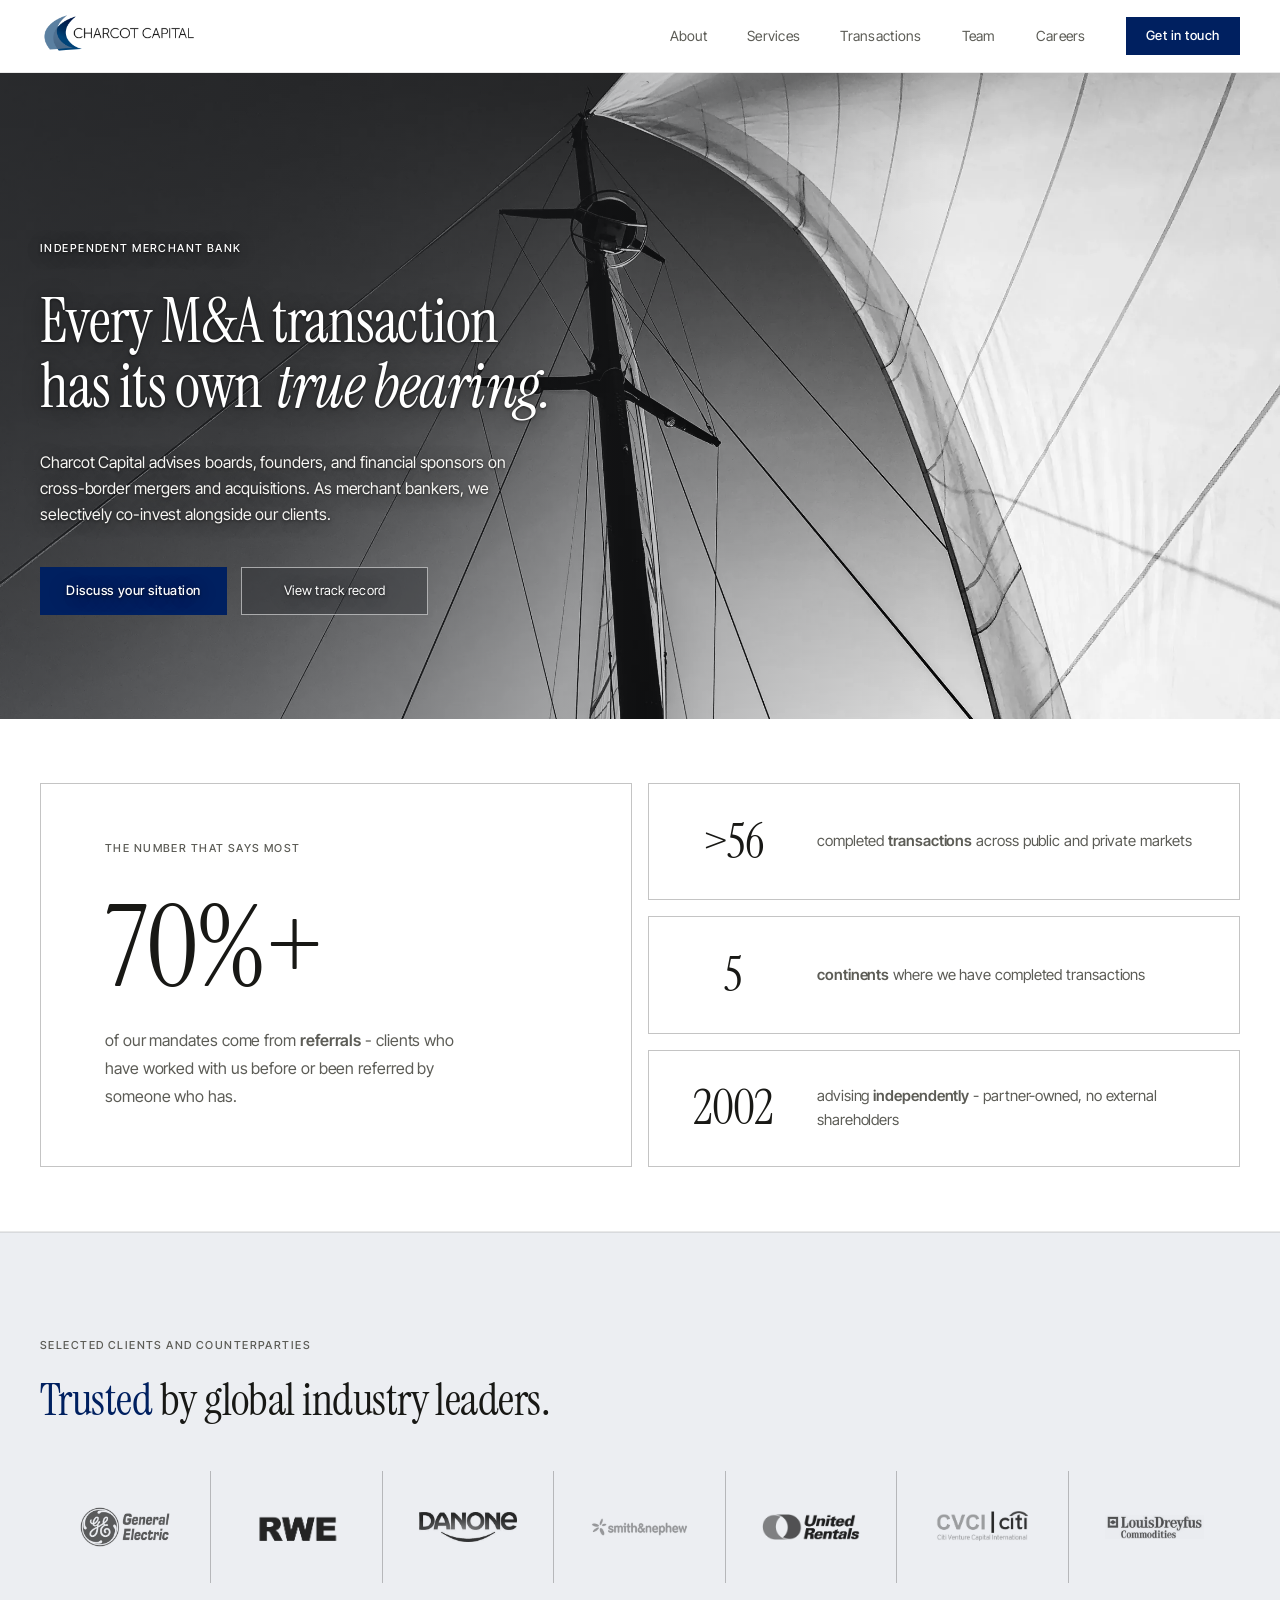
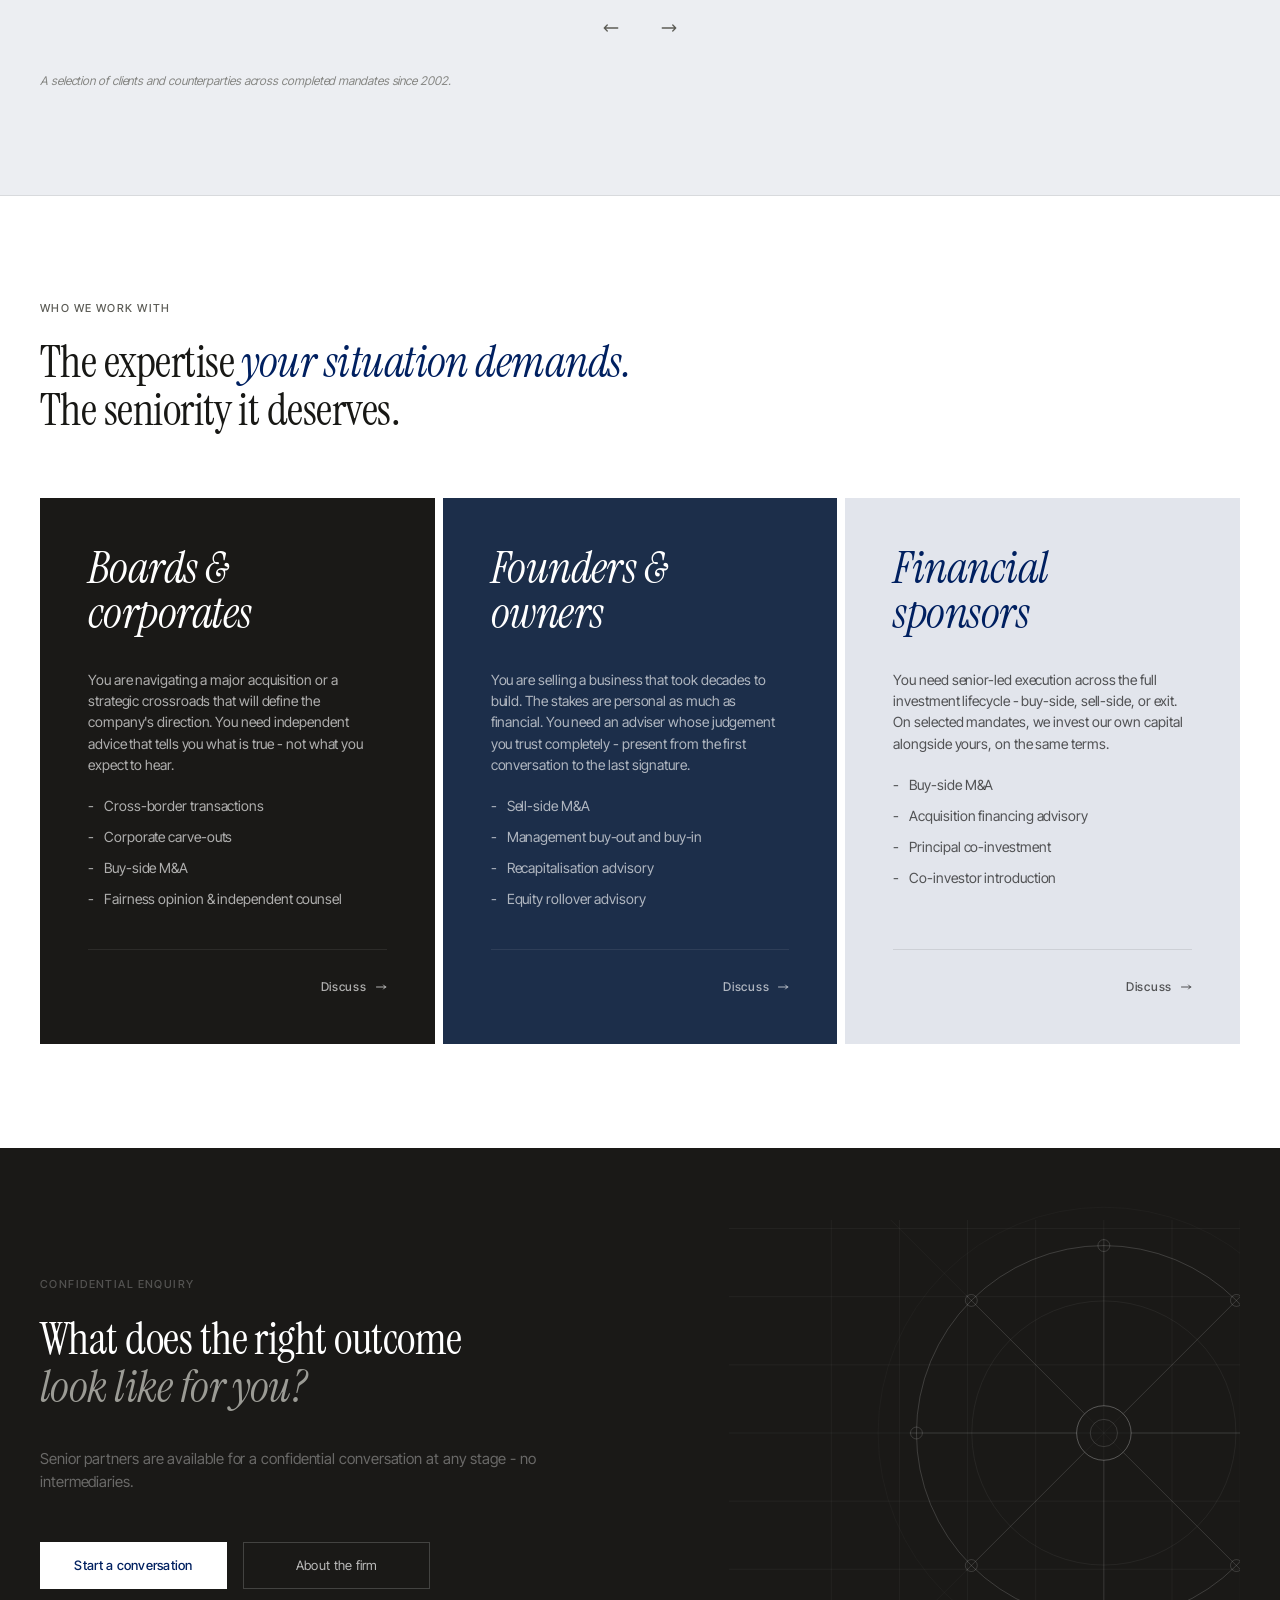
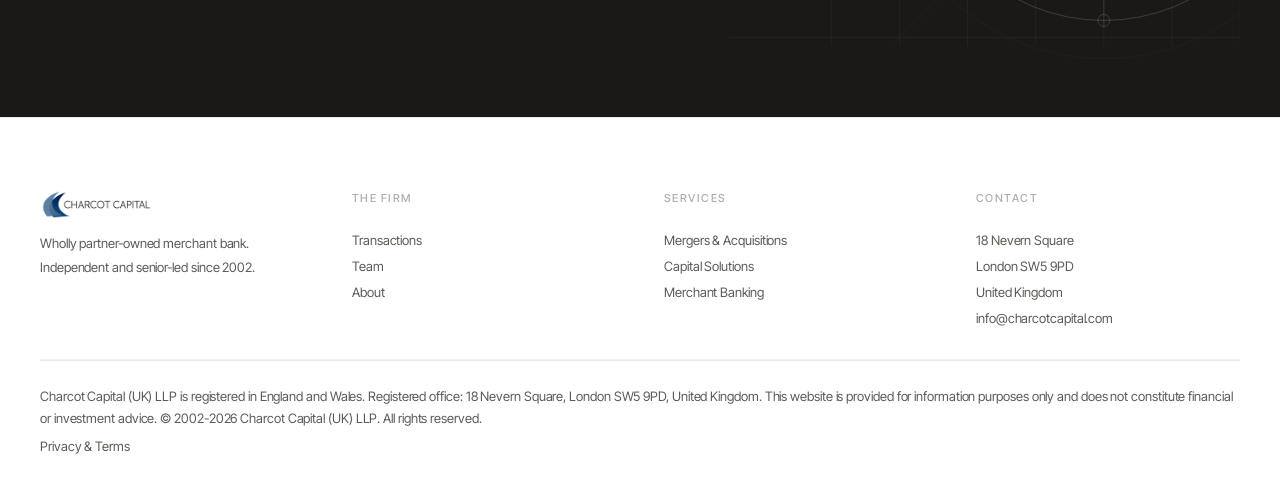
<file: index-alt-logo.html>
<!DOCTYPE html>
<html lang="en">
<head>
  <meta charset="UTF-8" />
  <meta name="viewport" content="width=device-width, initial-scale=1.0" />
  <title>Mergers and Acquisitions - Charcot Capital</title>
  <meta name="description" content="Charcot Capital is a partner-owned M&amp;A advisory firm advising boards, founders, and financial sponsors on mergers, acquisitions, and cross-border transactions. Senior-led and independent since 2002." />
  <link rel="canonical" href="https://www.charcotcapital.com/" />
  <link rel="icon" href="image_sources/charcot_logos/charcot_capital_sails_icon.png" />
  <meta property="og:type" content="website" />
  <meta property="og:title" content="Mergers and Acquisitions - Charcot Capital" />
  <meta property="og:description" content="Partner-owned merchant bank advising boards, founders, and financial sponsors on mergers, acquisitions, and cross-border transactions. Senior-led and independent since 2002." />
  <meta property="og:url" content="https://www.charcotcapital.com/" />
  <meta property="og:image" content="https://www.charcotcapital.com/image_sources/charcot_logos/charcot_logo.webp" />
  <meta name="twitter:card" content="summary_large_image" />
  <meta name="twitter:title" content="Mergers and Acquisitions - Charcot Capital" />
  <meta name="twitter:description" content="Partner-owned merchant bank advising boards, founders, and financial sponsors on mergers, acquisitions, and cross-border transactions." />
  <script type="application/ld+json">
  {
    "@context": "https://schema.org",
    "@type": "FinancialService",
    "@id": "https://www.charcotcapital.com/#organization",
    "name": "Charcot Capital",
    "alternateName": "Charcot Capital (UK) LLP",
    "url": "https://www.charcotcapital.com/",
    "logo": "https://www.charcotcapital.com/image_sources/charcot_logos/charcot_logo.webp",
    "image": "https://www.charcotcapital.com/image_sources/charcot_logos/charcot_logo.webp",
    "description": "Charcot Capital is a wholly partner-owned merchant bank and independent investment banking advisory firm, providing mergers and acquisitions (M&A), capital solutions, and merchant banking services to boards, founders, and financial sponsors. Advising independently since 2002.",
    "foundingDate": "2008",
    "founders": [
      { "@type": "Person", "name": "Jean-Benoît Terrasse" },
      { "@type": "Person", "name": "Clément Lavallard" }
    ],
    "areaServed": "Worldwide",
    "knowsAbout": ["Mergers and Acquisitions", "M&A Advisory", "Investment Banking", "Merchant Banking", "Capital Solutions", "Financial Services"],
    "address": [
      {
        "@type": "PostalAddress",
        "streetAddress": "18 Nevern Square",
        "addressLocality": "London",
        "postalCode": "SW5 9PD",
        "addressCountry": "GB"
      },
      {
        "@type": "PostalAddress",
        "streetAddress": "18 rue Las Cases",
        "addressLocality": "Paris",
        "postalCode": "75007",
        "addressCountry": "FR"
      }
    ],
    "email": "info@charcotcapital.com"
  }
  </script>
  <link rel="stylesheet" href="tailwind-utilities.css" />
  <link rel="stylesheet" href="fonts/fonts.css" />
  <style>
    :root {
      --bg:        #F5F6F8;
      --bg-alt:    #ECEEF2;
      --ink:       #181815;
      --ink-mid:   #3A3A35;
      --ink-light: #5C5C56;
      --navy:      #002060;
      --navy-dark: #001540;
      --rule:      rgba(20,20,20,0.09);
      --card-black:#1a1917;
      --card-navy: #1C2E4A;
      --card-tan:  #E2E5EC;
    }
    *, *::before, *::after { box-sizing: border-box; }
    html { overflow-x: hidden; }
    body {
      font-family: 'Inter Tight', system-ui, sans-serif;
      font-weight: 400;
      color: var(--ink-mid);
      font-size: 1rem;
      line-height: 1.52;
      letter-spacing: -0.005em;
      background: #ffffff;
      margin: 0;
      padding: 0;
    }
    h1, h2, h3 { margin: 0; font-weight: inherit; }
    p, ul, li { margin: 0; }
    a { text-decoration: none; }

    .serif {
      font-family: 'Instrument Serif', Georgia, serif;
      font-weight: 400;
      font-style: normal;
      letter-spacing: -0.012em;
      line-height: 1.02;
    }
    .serif-italic {
      font-family: 'Instrument Serif', Georgia, serif;
      font-weight: 400;
      font-style: italic;
      letter-spacing: -0.012em;
      line-height: 1.02;
    }

    .label {
      font-size: 0.6875rem;
      font-weight: 500;
      letter-spacing: 0.13em;
      text-transform: uppercase;
      color: var(--ink-light);
    }

    .nav-link {
      font-size: 0.875rem;
      font-weight: 400;
      letter-spacing: 0.02em;
      color: var(--ink-light);
      transition: color 0.15s;
    }
    .nav-link:hover { color: var(--ink); }
    .nav-link.active { color: var(--ink); text-decoration: underline; text-underline-offset: 6px; text-decoration-thickness: 1px; text-decoration-color: var(--navy); }
    .nav-scrolled { box-shadow: 0 1px 0 var(--rule), 0 4px 24px rgba(20,20,20,0.05); }

    .btn-navy {
      display: inline-flex; align-items: center; justify-content: center;
      padding: 0.8125rem 2rem;
      background: var(--navy); color: #fff;
      font-size: 0.8125rem; font-weight: 500; letter-spacing: 0.04em;
      transition: background 0.2s;
    }
    .btn-navy:hover { background: var(--navy-dark); }
    .btn-navy:focus-visible { outline: 2px solid var(--ink-light); outline-offset: 3px; }

    .btn-ghost {
      display: inline-flex; align-items: center; justify-content: center;
      padding: 0.8125rem 2rem;
      border: 1px solid var(--rule); color: var(--ink-mid);
      font-size: 0.8125rem; font-weight: 400; letter-spacing: 0.02em;
      transition: border-color 0.2s, color 0.2s;
    }
    .btn-ghost:hover { border-color: var(--ink-mid); color: var(--ink); }

    .btn-ghost-navy {
      display: inline-flex; align-items: center; justify-content: center;
      padding: 0.8125rem 2rem;
      border: 1px solid var(--navy); color: var(--navy);
      font-size: 0.8125rem; font-weight: 500; letter-spacing: 0.04em;
      transition: border-color 0.2s, color 0.2s;
    }
    .btn-ghost-navy:hover { border-color: var(--navy-dark); color: var(--navy-dark); }

    .btn-ghost-white {
      display: inline-flex; align-items: center; justify-content: center;
      padding: 0.8125rem 2rem;
      border: 1px solid rgba(255,255,255,0.55); color: #fff;
      background: rgba(52,54,58,0.55);
      font-size: 0.8125rem; font-weight: 400; letter-spacing: 0.02em;
      transition: border-color 0.2s, background 0.2s;
    }
    .btn-ghost-white:hover { border-color: #fff; background: rgba(52,54,58,0.8); }
    .btn-ghost-white:focus-visible { outline: 2px solid #fff; outline-offset: 3px; }

    /* Proof strip responsive */
    @media (max-width: 767px) {
      #proof-grid { grid-template-columns: 1fr !important; }
      #proof-hero, #proof-trio { min-width: 0 !important; }
      #proof-hero { padding: 3.75rem 2.75rem !important; }
      #proof-hero .serif { font-size: clamp(2.75rem, 13vw, 4rem) !important; }
      #proof-trio > div { padding-left: 2.75rem !important; padding-right: 2.75rem !important; padding-top: 2.25rem !important; padding-bottom: 2.25rem !important; gap: 1.5rem !important; min-width: 0 !important; }
      #proof-trio .serif { font-size: clamp(1.5rem, 6vw, 2rem) !important; width: 4rem !important; }
    }
    @media (min-width: 768px) and (max-width: 1199px) {
      #proof-hero { padding: 5.5rem 3rem 4rem !important; }
      #proof-trio > div { padding-left: 2.5rem !important; padding-right: 2.5rem !important; gap: 2rem !important; }
    }

    /* Who-cards */
    .who-cards { display: grid; grid-template-columns: repeat(3,1fr); }
    @media (max-width: 767px) { .who-cards { grid-template-columns: 1fr; } }

    .who-list { list-style: none; padding-left: 0; margin-top: 1.25rem; display: flex; flex-direction: column; gap: 0.625rem; }
    .who-list li { padding-left: 1rem; position: relative; font-size: 0.875rem; line-height: 1.5; }
    .who-list li::before { content: '-'; position: absolute; left: 0; }

    .who-card {
      display: flex; flex-direction: column; justify-content: space-between;
      min-height: 540px; padding: 3rem;
    }

    /* Footer */
    .footer-grid {
      display: grid; grid-template-columns: 1fr 1fr 1fr 1fr;
      gap: 3rem; padding-bottom: 1.75rem;
      border-bottom: 1px solid rgba(20,20,20,0.06);
    }
    @media (max-width: 1023px) { .footer-grid { grid-template-columns: 1fr 1fr; gap: 2rem; } .footer-grid > div:nth-child(1) { order: 1; } .footer-grid > div:nth-child(2) { order: 4; } .footer-grid > div:nth-child(3) { order: 3; } .footer-grid > div:nth-child(4) { order: 2; } }
    @media (max-width: 639px)  { .footer-grid { grid-template-columns: 1fr; } }
    .nav-logo { height: 2.5rem; width: auto; }
    @media (max-width: 767px) { .nav-logo { height: 1.8rem; } .footer-links { line-height: 1.5 !important; } }

    /* CTA section */
    .cta-grid { display: grid; grid-template-columns: 55fr 45fr; gap: 4rem; align-items: center; }
    @media (max-width: 767px) { .cta-grid { grid-template-columns: 1fr; } .cta-right { display: none; } }

    /* Hero: full-bleed photo, text and buttons overlaid directly on the image
       (no white card panel). */
    .hero-section { position: relative; padding-top: 4.5rem; overflow: hidden; min-height: 44rem; background: #0b0c0f; }
    .hero-bg { position: absolute; top: 0; left: 0; right: 0; bottom: 0; z-index: 0; }
    .hero-bg img {
      display: block; width: 100%; height: 100%;
      object-fit: cover; object-position: 66% 0%;
    }
    .hero-overlay {
      position: absolute; inset: 0; z-index: 0; pointer-events: none;
      background: linear-gradient(90deg,
        rgba(52,54,58,0.62) 0%,
        rgba(52,54,58,0.46) 32%,
        rgba(52,54,58,0.22) 56%,
        rgba(52,54,58,0) 74%);
    }
    .hero-text, .hero-text * { text-shadow: 0 1px 3px rgba(0,0,0,0.6), 0 2px 20px rgba(0,0,0,0.45); }
    .hero-content {
      position: relative; z-index: 1; max-width: 88rem; margin: 0 auto;
      padding: clamp(6.5rem, 15vw, 10.5rem) 2.5rem clamp(4.5rem, 9vw, 6.5rem);
    }
    .hero-text { max-width: clamp(28rem, 40vw, 44rem); }
    /* Must never render smaller than the clamp(2.25rem, 3.5vw, 3.5rem) used by
       section titles below (floor, slope, and cap are all set higher). */
    .hero-title { font-size: clamp(3.25rem, 4.75vw, 5.5rem); line-height: 1.05; margin: 2rem 0; }
    .hero-title .serif, .hero-title .serif-italic { line-height: 1.05; }
    .hero-cta { margin-top: 2.5rem; }

    @media (max-width: 1024px) {
      .hero-bg img { object-position: 60% 0%; }
    }
    @media (max-width: 767px) {
      .hero-section { min-height: 34rem; }
      .hero-bg, .hero-overlay { top: 4.5rem; }
      .hero-bg img { object-position: 66% 0%; }
      .hero-overlay { background: linear-gradient(180deg, rgba(52,54,58,0.62) 0%, rgba(52,54,58,0.46) 40%, rgba(52,54,58,0.28) 62%, rgba(52,54,58,0.14) 80%, rgba(52,54,58,0) 92%); }
      .hero-content { padding: 2.5rem 1.5rem 3rem; }
      .hero-title, .hero-title .serif, .hero-title .serif-italic { font-size: clamp(2.25rem, 9vw, 3rem); line-height: 1.32; }
      .hero-title { margin: 1.5rem 0; }
      .hero-cta { margin-top: 2rem; }
    }
  </style>
  <script defer src="https://cloud.umami.is/script.js" data-website-id="e6198997-c838-44f2-9e96-fbd3c065b0b0"></script>
</head>
<body>

  <!-- NAV -->
  <nav id="site-nav" class="fixed top-0 left-0 right-0 z-50 transition-shadow duration-300"
       style="background: #fff; border-bottom: 1px solid var(--rule);">
    <div style="max-width: 88rem; margin: 0 auto; padding: 0 2.5rem;">
      <div style="display: flex; align-items: center; justify-content: space-between; height: 4.5rem;">
        <a href="index-alt-logo.html" aria-label="Charcot Capital home">
          <img src="image_sources/charcot_logos/temp_CC_logo.png" alt="Charcot Capital" class="nav-logo"  width="1072" height="272"/>
        </a>
        <div class="hidden lg:flex items-center" style="gap: 2.5rem;">
          <a href="about.html" class="nav-link">About</a>
          <a href="services.html" class="nav-link">Services</a>
          <a href="transactions.html" class="nav-link">Transactions</a>
          <a href="team.html" class="nav-link">Team</a>
          <a href="careers.html" class="nav-link">Careers</a>

          <a href="contact.html" class="btn-navy" style="padding: 0.5625rem 1.25rem;">Get in touch</a>
        </div>
        <button id="burger-btn" class="flex lg:hidden" style="background:none;border:none;cursor:pointer;padding:0.25rem;color:var(--ink);" aria-label="Menu" aria-expanded="false">
          <svg id="burger-icon" width="22" height="22" fill="none" viewBox="0 0 24 24" stroke="currentColor" stroke-width="1.5"><path stroke-linecap="round" stroke-linejoin="round" d="M4 6h16M4 12h16M4 18h16"/></svg>
          <svg id="close-icon" width="22" height="22" fill="none" viewBox="0 0 24 24" stroke="currentColor" stroke-width="1.5" style="display:none;"><path stroke-linecap="round" stroke-linejoin="round" d="M6 18L18 6M6 6l12 12"/></svg>
        </button>
      </div>
    </div>
  </nav>

  <!-- MOBILE MENU -->
  <div id="mobile-menu" aria-hidden="true"
       style="position:fixed;top:4.5rem;left:0;right:0;bottom:0;z-index:49;background:#fff;border-top:1px solid var(--rule);overflow-y:auto;transform:translateY(-100%);opacity:0;transition:transform 0.3s ease,opacity 0.3s ease;pointer-events:none;">
    <div style="padding:2rem 2.5rem;">
      <nav style="display:flex;flex-direction:column;">
        <a href="about.html" class="nav-link" style="display:block;padding:1.125rem 0;border-bottom:1px solid var(--rule);">About</a>
        <a href="services.html" class="nav-link" style="display:block;padding:1.125rem 0;border-bottom:1px solid var(--rule);">Services</a>
        <a href="transactions.html" class="nav-link" style="display:block;padding:1.125rem 0;border-bottom:1px solid var(--rule);">Transactions</a>
        <a href="team.html" class="nav-link" style="display:block;padding:1.125rem 0;border-bottom:1px solid var(--rule);">Team</a>
        <a href="careers.html" class="nav-link" style="display:block;padding:1.125rem 0;border-bottom:1px solid var(--rule);">Careers</a>

      </nav>
      <div style="margin-top:2rem;">
        <a href="contact.html" class="btn-navy" style="width:100%;">Get in touch</a>
      </div>
    </div>
  </div>

  <!-- HERO -->
  <section class="hero-section">

    <div class="hero-bg" aria-hidden="true">
      <img src="image_sources/index_mast_sail.webp"
           width="4032" height="3024"
           fetchpriority="high" decoding="async"
           alt="" />
    </div>
    <div class="hero-overlay" aria-hidden="true"></div>

    <div class="hero-content">
      <div class="hero-text">
        <p class="label" style="color: #fff; margin-bottom: 1.5rem;">Independent merchant bank</p>
        <h1 class="hero-title">
          <span class="serif" style="color: #fff;">Every M&amp;A transaction <br class="hidden md:block">has its own</span>
          <span class="serif-italic" style="color: #fff;">true bearing.</span>
        </h1>
        <p style="font-size: 1rem; color: #f7f6f3; line-height: 1.6; margin-bottom: 2rem;">
          Charcot Capital advises boards, founders, and financial sponsors on cross-border mergers and acquisitions. As merchant bankers, we selectively co-invest alongside our clients.
        </p>
        <div class="hero-cta" style="display: flex; flex-wrap: wrap; gap: 0.875rem;">
          <a href="contact.html" class="btn-navy" style="width: 11.7rem; white-space: nowrap;">Discuss your situation</a>
          <a href="transactions.html" class="btn-ghost-white" style="width: 11.7rem; white-space: nowrap;">View track record</a>
        </div>
      </div>
    </div>

  </section>

  <!-- PROOF STRIP -->
  <section style="background: transparent; border-bottom: 1px solid var(--rule); padding: 4rem 0;">
    <div style="max-width: 88rem; margin: 0 auto; padding: 0 2.5rem;">

      <!-- Outer grid: left tall box + right column of three. Gap is uniform everywhere. -->
      <div id="proof-grid" class="grid grid-cols-1 lg:grid-cols-2" style="gap: 1rem; align-items: stretch;">

        <!-- Left: primary stat - stretches to match total height of right three boxes + their two gaps -->
        <div id="proof-hero" style="background: #fff; border: 1px solid rgba(20,20,20,0.25); padding: 3.5rem 4rem; display: flex; flex-direction: column; justify-content: center;">
          <p class="label" style="margin-bottom: 2.5rem;">The number that says most</p>
          <p class="serif" style="font-size: clamp(4rem, 9vw, 8.5rem); color: var(--ink); line-height: 0.88; margin-bottom: 1.75rem;">70%+</p>
          <p style="font-size: 1rem; color: var(--ink-light); line-height: 1.75; max-width: 24rem;">of our mandates come from <b>referrals</b> - clients who have worked with us before or been referred by someone who has.</p>
        </div>

        <!-- Right: three equal-height supporting boxes, same gap as outer -->
        <div id="proof-trio" style="display: grid; grid-template-rows: 1fr 1fr 1fr; gap: 1rem;">

          <div style="background: #fff; border: 1px solid rgba(20,20,20,0.25); padding: 2rem 2.5rem; display: flex; align-items: center; gap: 2.5rem;">
            <p class="serif" style="font-size: clamp(1.75rem, 4vw, 3rem); color: var(--ink); line-height: 1; flex-shrink: 0; width: 5.5rem; text-align: center;">&gt;56</p>
            <p style="font-size: 0.9375rem; color: var(--ink-light); line-height: 1.65; min-width: 0;">completed <b>transactions</b> across public and private markets</p>
          </div>

          <div style="background: #fff; border: 1px solid rgba(20,20,20,0.25); padding: 2rem 2.5rem; display: flex; align-items: center; gap: 2.5rem;">
            <p class="serif" style="font-size: clamp(1.75rem, 4vw, 3rem); color: var(--ink); line-height: 1; flex-shrink: 0; width: 5.5rem; text-align: center;">5</p>
            <p style="font-size: 0.9375rem; color: var(--ink-light); line-height: 1.65; min-width: 0;"><b>continents</b> where we have completed transactions</p>
          </div>

          <div style="background: #fff; border: 1px solid rgba(20,20,20,0.25); padding: 2rem 2.5rem; display: flex; align-items: center; gap: 2.5rem;">
            <p class="serif" style="font-size: clamp(1.75rem, 4vw, 3rem); color: var(--ink); line-height: 1; flex-shrink: 0; width: 5.5rem; text-align: center;">2002</p>
            <p style="font-size: 0.9375rem; color: var(--ink-light); line-height: 1.65; min-width: 0;">advising <b>independently</b> - partner-owned, no external shareholders</p>
          </div>

        </div>
      </div>
    </div>
  </section>

  <!-- CLIENTS -->
  <section style="padding: 6.5rem 0; background: #ECEEF2; border-top: 1px solid var(--rule); border-bottom: 1px solid var(--rule);">
    <div style="max-width: 88rem; margin: 0 auto; padding: 0 2.5rem;">

      <div style="margin-bottom: 3rem;">
        <p class="label" style="margin-bottom: 1.5rem;">Selected clients and counterparties</p>
        <h2 class="serif" style="font-size: clamp(2.25rem, 3.5vw, 3.5rem); font-weight: 400; color: var(--navy);">Trusted <span style="color: var(--ink);">by global industry leaders.</span></h2>
      </div>

      <div id="logo-carousel" style="position:relative;overflow:hidden;">
        <div id="logo-track" style="display:flex;will-change:transform;"></div>
      </div>
      <div style="display:flex;align-items:center;justify-content:center;gap:1.5rem;margin-top:1.75rem;">
        <button id="carousel-prev" aria-label="Previous" style="background:none;border:none;padding:0.5rem;cursor:pointer;color:var(--ink-light);transition:color 0.15s;" onmouseover="this.style.color='var(--ink)'" onmouseout="this.style.color='var(--ink-light)'">
          <svg width="18" height="18" fill="none" viewBox="0 0 24 24" stroke="currentColor" stroke-width="1.75"><path stroke-linecap="round" stroke-linejoin="round" d="M7 16l-4-4m0 0l4-4m-4 4h18"/></svg>
        </button>
        <button id="carousel-next" aria-label="Next" style="background:none;border:none;padding:0.5rem;cursor:pointer;color:var(--ink-light);transition:color 0.15s;" onmouseover="this.style.color='var(--ink)'" onmouseout="this.style.color='var(--ink-light)'">
          <svg width="18" height="18" fill="none" viewBox="0 0 24 24" stroke="currentColor" stroke-width="1.75"><path stroke-linecap="round" stroke-linejoin="round" d="M17 8l4 4m0 0l-4 4m4-4H3"/></svg>
        </button>
      </div>
      <p style="font-size: 0.75rem; color: var(--ink-light); margin-top: 1.5rem; font-style: italic; opacity: 0.7;">
        A selection of clients and counterparties across completed mandates since 2002.
      </p>

    </div>
  </section>

  <script>
  (function(){
    var logos=[{src:'image_sources/landing_logos/ge.webp',alt:'General Electric'},{src:'image_sources/landing_logos/rwe.webp',alt:'RWE'},{src:'image_sources/landing_logos/danone.webp',alt:'Danone'},{src:'image_sources/landing_logos/smithnephew.webp',alt:'Smith & Nephew'},{src:'image_sources/landing_logos/united_rentals.webp',alt:'United Rentals'},{src:'image_sources/landing_logos/cvci_citi.webp',alt:'Citi Venture Capital International'},{src:'image_sources/landing_logos/louis_dreyfus.webp',alt:'Louis Dreyfus Commodities'},{src:'image_sources/landing_logos/bracco.webp',alt:'Bracco'},{src:'image_sources/landing_logos/carlyle.webp',alt:'The Carlyle Group'},{src:'image_sources/landing_logos/thales.webp',alt:'Thales'},{src:'image_sources/landing_logos/rewe.webp',alt:'REWE'},{src:'image_sources/landing_logos/carlsberg.webp',alt:'Carlsberg'},{src:'image_sources/landing_logos/castel.webp',alt:'Castel'},{src:'image_sources/landing_logos/internova.webp',alt:'Internova Travel Group'},{src:'image_sources/landing_logos/swm.webp',alt:'SWM'},{src:'image_sources/landing_logos/barry_wehmiller.webp',alt:'Barry-Wehmiller'}];
    var total=logos.length,offset=0,animating=false;
    var track=document.getElementById('logo-track'),prev=document.getElementById('carousel-prev'),next=document.getElementById('carousel-next');
    function vis(){var w=window.innerWidth;return w>=1280?7:w>=1024?5:w>=768?4:w>=480?3:2;}
    function build(){
      var v=vis(),pct=100/v;
      track.innerHTML='';
      logos.concat(logos).forEach(function(l){
        var c=document.createElement('a');c.href='transactions.html';
        c.style.cssText='display:flex;align-items:center;justify-content:center;flex-shrink:0;width:'+pct+'%;padding:2.25rem 1.5rem;background:var(--bg-alt);border-right:1px solid rgba(20,20,20,0.25);box-sizing:border-box;transition:background 0.2s;';
        c.addEventListener('mouseover',function(){this.style.background='var(--bg)';this.querySelector('img').style.filter='grayscale(0%)';});
        c.addEventListener('mouseout',function(){this.style.background='var(--bg-alt)';this.querySelector('img').style.filter='grayscale(100%)';});
        var i=document.createElement('img');i.src=l.src;i.alt=l.alt;
        i.style.cssText='max-height:2.5rem;max-width:80%;object-fit:contain;mix-blend-mode:multiply;filter:grayscale(100%);transition:filter 0.3s;';
        c.appendChild(i);track.appendChild(c);
      });
      xform(false);
    }
    function updateBorders(){
      var v=vis(),last=offset+v-1,ch=track.children;
      for(var i=0;i<ch.length;i++)ch[i].style.borderRight=i===last?'none':'1px solid rgba(20,20,20,0.25)';
    }
    function xform(a){var v=vis(),p=-(offset/v)*100;track.style.transition=a?'transform 0.4s cubic-bezier(0.25,0.46,0.45,0.94)':'none';track.style.transform='translateX('+p+'%)';updateBorders();}
    function goN(){if(animating)return;animating=true;offset++;xform(true);track.addEventListener('transitionend',function h(){track.removeEventListener('transitionend',h);if(offset===total){track.style.transition='none';offset=0;xform(false);void track.getBoundingClientRect();}animating=false;});}
    function goP(){if(animating)return;animating=true;if(offset===0){track.style.transition='none';offset=total;xform(false);void track.getBoundingClientRect();}offset--;xform(true);track.addEventListener('transitionend',function h(){track.removeEventListener('transitionend',h);animating=false;});}
    prev.addEventListener('click',goP);next.addEventListener('click',goN);
    var carousel=document.getElementById('logo-carousel'),touchX=0,touchY=0,touching=false;
    carousel.addEventListener('touchstart',function(e){var t=e.touches[0];touchX=t.clientX;touchY=t.clientY;touching=true;},{passive:true});
    carousel.addEventListener('touchend',function(e){
      if(!touching)return;touching=false;
      var t=e.changedTouches[0],dx=t.clientX-touchX,dy=t.clientY-touchY;
      if(Math.abs(dx)>Math.abs(dy)&&Math.abs(dx)>40){dx<0?goN():goP();}
    },{passive:true});
    var rt;window.addEventListener('resize',function(){clearTimeout(rt);rt=setTimeout(function(){build();},150);});
    build();
  })();
  </script>

  <!-- WHO WE WORK WITH -->
  <section style="background: #fff; padding-bottom: 6.5rem;">
    <div style="max-width: 88rem; margin: 0 auto; padding: 6.5rem 2.5rem 0;">
      <div style="display: flex; align-items: center; gap: 1.5rem; margin-bottom: 1.5rem;">
        <p class="label">Who we work with</p>
      </div>
      <h2>
        <span class="serif" style="font-size: clamp(2.25rem, 3.5vw, 3.5rem); color: var(--ink);">The expertise  </span>
        <span class="serif-italic" style="font-size: clamp(2.25rem, 3.5vw, 3.5rem); color: var(--navy);">your situation demands. </span>
        <span class="serif" style="font-size: clamp(2.25rem, 3.5vw, 3.5rem); color: var(--ink); display: block;">The seniority it deserves.</span>
      </h2>
    </div>

    <div class="who-cards" style="margin-top: 4rem; padding: 0 2.5rem; gap: 0.5rem; max-width: 88rem; margin-left: auto; margin-right: auto;">

      <div class="who-card" style="background: var(--card-black);">
        <div style="flex: 1;">
          <p class="serif-italic" style="font-size: clamp(2.25rem, 3.5vw, 3.5rem); color: #fff; margin-bottom: 2rem; margin-top: 0;">Boards &amp;<br>corporates</p>
          <p style="font-size: 0.875rem; color: rgba(255,255,255,0.65); line-height: 1.52;">You are navigating a major acquisition or a strategic crossroads that will define the company's direction. You need independent advice that tells you what is true - not what you expect to hear.</p>
          <ul class="who-list" style="color: rgba(255,255,255,0.65);">
            <li>Cross-border transactions</li>
            <li>Corporate carve-outs</li>
            <li>Buy-side M&amp;A</li>
            <li>Fairness opinion &amp; independent counsel</li>
          </ul>
        </div>
        <div style="border-top: 1px solid rgba(255,255,255,0.08); padding-top: 1.75rem; margin-top: 2.5rem; display: flex; justify-content: flex-end;">
          <a href="contact.html" style="font-size: 0.75rem; font-weight: 500; letter-spacing: 0.06em; color: rgba(255,255,255,0.65); display: inline-flex; align-items: center; gap: 0.5rem; transition: color 0.15s;" onmouseover="this.style.color='#fff'" onmouseout="this.style.color='rgba(255,255,255,0.65)'">
            Discuss <svg width="12" height="12" fill="none" viewBox="0 0 24 24" stroke="currentColor" stroke-width="2"><path stroke-linecap="round" stroke-linejoin="round" d="M17 8l4 4m0 0l-4 4m4-4H3"/></svg>
          </a>
        </div>
      </div>

      <div class="who-card" style="background: var(--card-navy);">
        <div style="flex: 1;">
          <p class="serif-italic" style="font-size: clamp(2.25rem, 3.5vw, 3.5rem); color: #fff; margin-bottom: 2rem; margin-top: 0;">Founders &amp;<br>owners</p>
          <p style="font-size: 0.875rem; color: rgba(255,255,255,0.65); line-height: 1.52;">You are selling a business that took decades to build. The stakes are personal as much as financial. You need an adviser whose judgement you trust completely - present from the first conversation to the last signature.</p>
          <ul class="who-list" style="color: rgba(255,255,255,0.65);">
            <li>Sell-side M&amp;A</li>
            <li>Management buy-out and buy-in</li>
            <li>Recapitalisation advisory</li>
            <li>Equity rollover advisory</li>
          </ul>
        </div>
        <div style="border-top: 1px solid rgba(255,255,255,0.08); padding-top: 1.75rem; margin-top: 2.5rem; display: flex; justify-content: flex-end;">
          <a href="contact.html" style="font-size: 0.75rem; font-weight: 500; letter-spacing: 0.06em; color: rgba(255,255,255,0.65); display: inline-flex; align-items: center; gap: 0.5rem; transition: color 0.15s;" onmouseover="this.style.color='#fff'" onmouseout="this.style.color='rgba(255,255,255,0.65)'">
            Discuss <svg width="12" height="12" fill="none" viewBox="0 0 24 24" stroke="currentColor" stroke-width="2"><path stroke-linecap="round" stroke-linejoin="round" d="M17 8l4 4m0 0l-4 4m4-4H3"/></svg>
          </a>
        </div>
      </div>

      <div class="who-card" style="background: var(--card-tan);">
        <div style="flex: 1;">
          <p class="serif-italic" style="font-size: clamp(2.25rem, 3.5vw, 3.5rem); color: var(--navy); margin-bottom: 2rem; margin-top: 0;">Financial<br>sponsors</p>
          <p style="font-size: 0.875rem; color: rgba(20,20,20,0.7); line-height: 1.52;">You need senior-led execution across the full investment lifecycle - buy-side, sell-side, or exit. On selected mandates, we invest our own capital alongside yours, on the same terms.</p>
          <ul class="who-list" style="color: rgba(20,20,20,0.7);">
            <li>Buy-side M&amp;A</li>
            <li>Acquisition financing advisory</li>
            <li>Principal co-investment</li>
            <li>Co-investor introduction</li>
          </ul>
        </div>
        <div style="border-top: 1px solid rgba(20,20,20,0.1); padding-top: 1.75rem; margin-top: 2.5rem; display: flex; justify-content: flex-end;">
          <a href="contact.html" style="font-size: 0.75rem; font-weight: 500; letter-spacing: 0.06em; color: rgba(20,20,20,0.7); display: inline-flex; align-items: center; gap: 0.5rem; transition: color 0.15s;" onmouseover="this.style.color='var(--navy)'" onmouseout="this.style.color='rgba(20,20,20,0.7)'">
            Discuss <svg width="12" height="12" fill="none" viewBox="0 0 24 24" stroke="currentColor" stroke-width="2"><path stroke-linecap="round" stroke-linejoin="round" d="M17 8l4 4m0 0l-4 4m4-4H3"/></svg>
          </a>
        </div>
      </div>

    </div>
  </section>

  <!-- CTA -->
  <section style="background: var(--card-black); overflow: hidden;">
    <div style="max-width: 88rem; margin: 0 auto; padding: 0 2.5rem;">
      <div class="cta-grid">

        <div style="padding: 8rem 0;">
          <p class="label" style="color: rgba(255,255,255,0.25); margin-bottom: 1.5rem;">Confidential enquiry</p>
          <h2 style="margin-bottom: 2.25rem;">
            <span class="serif" style="font-size: clamp(2.25rem, 3.5vw, 3.5rem); color: #fff;">What does the right outcome<br></span>
            <span class="serif-italic" style="font-size: clamp(2.25rem, 3.5vw, 3.5rem); color: #9B9B95;">look like for you?</span>
          </h2>
          <p style="font-size: 0.9375rem; color: rgba(255,255,255,0.35); line-height: 1.52; max-width: 34rem; margin-bottom: 3rem;">Senior partners are available for a confidential conversation at any stage - no intermediaries.</p>
          <div style="display: flex; flex-wrap: wrap; gap: 1rem;">
            <a href="contact.html" style="display:inline-flex;align-items:center;justify-content:center;width:11.7rem;white-space:nowrap;padding:0.8125rem 2rem;background:#fff;color:var(--navy);font-size:0.8125rem;font-weight:500;letter-spacing:0.02em;transition:opacity 0.2s;" onmouseover="this.style.opacity='0.85'" onmouseout="this.style.opacity='1'">Start a conversation</a>
            <a href="about.html" style="display:inline-flex;align-items:center;justify-content:center;width:11.7rem;white-space:nowrap;padding:0.8125rem 2rem;border:1px solid rgba(255,255,255,0.18);color:rgba(255,255,255,0.7);font-size:0.8125rem;font-weight:400;letter-spacing:0.02em;transition:border-color 0.2s,color 0.2s;" onmouseover="this.style.borderColor='rgba(255,255,255,0.4)';this.style.color='#fff'" onmouseout="this.style.borderColor='rgba(255,255,255,0.18)';this.style.color='rgba(255,255,255,0.7)'">About the firm</a>
          </div>
        </div>

        <div class="cta-right" style="position: relative; min-height: 500px; overflow: hidden;">
          <svg viewBox="0 0 600 500" fill="none" xmlns="http://www.w3.org/2000/svg"
               style="position: absolute; top: 0; left: 0; width: 100%; height: 100%; overflow: visible; pointer-events: none;"
               aria-hidden="true">
            <line x1="0"   y1="10"  x2="660" y2="10"  stroke="rgba(255,255,255,0.10)" stroke-width="0.5"/>
            <line x1="0"   y1="90"  x2="660" y2="90"  stroke="rgba(255,255,255,0.10)" stroke-width="0.5"/>
            <line x1="0"   y1="170" x2="660" y2="170" stroke="rgba(255,255,255,0.10)" stroke-width="0.5"/>
            <line x1="0"   y1="250" x2="660" y2="250" stroke="rgba(255,255,255,0.10)" stroke-width="0.5"/>
            <line x1="0"   y1="330" x2="660" y2="330" stroke="rgba(255,255,255,0.10)" stroke-width="0.5"/>
            <line x1="0"   y1="410" x2="660" y2="410" stroke="rgba(255,255,255,0.10)" stroke-width="0.5"/>
            <line x1="0"   y1="490" x2="660" y2="490" stroke="rgba(255,255,255,0.10)" stroke-width="0.5"/>
            <line x1="120" y1="0" x2="120" y2="500" stroke="rgba(255,255,255,0.10)" stroke-width="0.5"/>
            <line x1="200" y1="0" x2="200" y2="500" stroke="rgba(255,255,255,0.10)" stroke-width="0.5"/>
            <line x1="280" y1="0" x2="280" y2="500" stroke="rgba(255,255,255,0.10)" stroke-width="0.5"/>
            <line x1="360" y1="0" x2="360" y2="500" stroke="rgba(255,255,255,0.10)" stroke-width="0.5"/>
            <line x1="440" y1="0" x2="440" y2="500" stroke="rgba(255,255,255,0.10)" stroke-width="0.5"/>
            <line x1="520" y1="0" x2="520" y2="500" stroke="rgba(255,255,255,0.10)" stroke-width="0.5"/>
            <line x1="600" y1="0" x2="600" y2="500" stroke="rgba(255,255,255,0.10)" stroke-width="0.5"/>
            <line x1="190" y1="0"   x2="660" y2="470" stroke="rgba(255,255,255,0.08)" stroke-width="0.5"/>
            <line x1="190" y1="500" x2="660" y2="30"  stroke="rgba(255,255,255,0.08)" stroke-width="0.5"/>
            <circle cx="440" cy="250" r="265" stroke="rgba(255,255,255,0.07)" stroke-width="0.5"/>
            <circle cx="440" cy="250" r="220" stroke="rgba(255,255,255,0.24)" stroke-width="0.8"/>
            <circle cx="440" cy="250" r="155" stroke="rgba(255,255,255,0.13)" stroke-width="0.5"/>
            <circle cx="440" cy="250" r="32" stroke="rgba(255,255,255,0.32)" stroke-width="1"/>
            <circle cx="440" cy="250" r="16" stroke="rgba(255,255,255,0.22)" stroke-width="0.75"/>
            <line x1="472"   y1="250"   x2="668"   y2="250"   stroke="rgba(255,255,255,0.18)" stroke-width="0.75"/>
            <line x1="462.6" y1="272.6" x2="601.8" y2="411.8" stroke="rgba(255,255,255,0.18)" stroke-width="0.75"/>
            <line x1="440"   y1="282"   x2="440"   y2="478"   stroke="rgba(255,255,255,0.18)" stroke-width="0.75"/>
            <line x1="417.4" y1="272.6" x2="278.2" y2="411.8" stroke="rgba(255,255,255,0.18)" stroke-width="0.75"/>
            <line x1="408"   y1="250"   x2="212"   y2="250"   stroke="rgba(255,255,255,0.18)" stroke-width="0.75"/>
            <line x1="417.4" y1="227.4" x2="278.2" y2="88.2"  stroke="rgba(255,255,255,0.18)" stroke-width="0.75"/>
            <line x1="440"   y1="218"   x2="440"   y2="22"    stroke="rgba(255,255,255,0.18)" stroke-width="0.75"/>
            <line x1="462.6" y1="227.4" x2="601.8" y2="88.2"  stroke="rgba(255,255,255,0.18)" stroke-width="0.75"/>
            <circle cx="440"   cy="470"   r="7" stroke="rgba(255,255,255,0.24)" stroke-width="0.75"/>
            <circle cx="284.4" cy="405.6" r="7" stroke="rgba(255,255,255,0.24)" stroke-width="0.75"/>
            <circle cx="220"   cy="250"   r="7" stroke="rgba(255,255,255,0.24)" stroke-width="0.75"/>
            <circle cx="284.4" cy="94.4"  r="7" stroke="rgba(255,255,255,0.24)" stroke-width="0.75"/>
            <circle cx="440"   cy="30"    r="7" stroke="rgba(255,255,255,0.24)" stroke-width="0.75"/>
            <circle cx="595.6" cy="94.4"  r="7" stroke="rgba(255,255,255,0.24)" stroke-width="0.75"/>
            <circle cx="595.6" cy="405.6" r="7" stroke="rgba(255,255,255,0.24)" stroke-width="0.75"/>
          </svg>
        </div>

      </div>
    </div>
  </section>

  <!-- FOOTER -->
  <footer style="background: #fff; border-top: 1px solid var(--rule); padding: 4.5rem 0 0;">
    <div style="max-width: 88rem; margin: 0 auto; padding: 0 2.5rem;">
      <div class="footer-grid">
        <div>
          <img src="image_sources/charcot_logos/temp_CC_logo.png" alt="Charcot Capital" style="height:1.8rem; width:auto; display:block; margin-bottom:0.75rem;"  width="1072" height="272" loading="lazy" />
          <p style="font-size:0.8125rem;color:var(--ink-light);line-height:1.85;max-width:18rem;">Wholly partner-owned merchant bank. Independent and senior-led since 2002.</p>
        </div>
        <div>
          <p class="label" style="color:rgba(20,20,20,0.35);margin-bottom:1.25rem;">The firm</p>
          <div class="footer-links" style="line-height:2;">
            <a href="transactions.html" style="display:block;font-size:0.8125rem;color:var(--ink-light);transition:color 0.15s;" onmouseover="this.style.color='var(--ink)'" onmouseout="this.style.color='var(--ink-light)'">Transactions</a>
            <a href="team.html" style="display:block;font-size:0.8125rem;color:var(--ink-light);transition:color 0.15s;" onmouseover="this.style.color='var(--ink)'" onmouseout="this.style.color='var(--ink-light)'">Team</a>
            <a href="about.html" style="display:block;font-size:0.8125rem;color:var(--ink-light);transition:color 0.15s;" onmouseover="this.style.color='var(--ink)'" onmouseout="this.style.color='var(--ink-light)'">About</a>
          </div>
        </div>
        <div>
          <p class="label" style="color:rgba(20,20,20,0.35);margin-bottom:1.25rem;">Services</p>
          <div class="footer-links" style="line-height:2;">
            <a href="services.html#pane-ma" style="display:block;font-size:0.8125rem;color:var(--ink-light);transition:color 0.15s;" onmouseover="this.style.color='var(--ink)'" onmouseout="this.style.color='var(--ink-light)'">Mergers &amp; Acquisitions</a>
            <a href="services.html#pane-capital" style="display:block;font-size:0.8125rem;color:var(--ink-light);transition:color 0.15s;" onmouseover="this.style.color='var(--ink)'" onmouseout="this.style.color='var(--ink-light)'">Capital Solutions</a>
            <a href="services.html#pane-merchant" style="display:block;font-size:0.8125rem;color:var(--ink-light);transition:color 0.15s;" onmouseover="this.style.color='var(--ink)'" onmouseout="this.style.color='var(--ink-light)'">Merchant Banking</a>
          </div>
        </div>
        <div>
          <p class="label" style="color:rgba(20,20,20,0.35);margin-bottom:1.25rem;">Contact</p>
          <address class="footer-links" style="font-style:normal;font-size:0.8125rem;color:var(--ink-light);line-height:2;">
            18 Nevern Square<br>London SW5 9PD<br>United Kingdom<br>
            <a href="mailto:info@charcotcapital.com" style="color:var(--ink-light);transition:color 0.15s;" onmouseover="this.style.color='var(--ink)'" onmouseout="this.style.color='var(--ink-light)'">info@charcotcapital.com</a>
          </address>
        </div>
      </div>
      <div style="display:flex;flex-direction:column;gap:0.5rem;padding:1.5rem 0;border-top:1px solid var(--rule);margin-top:0;">
        <p style="font-size:0.8125rem;color:var(--ink-light);line-height:1.7;">Charcot Capital (UK) LLP is registered in England and Wales. Registered office: 18 Nevern Square, London SW5 9PD, United Kingdom. This website is provided for information purposes only and does not constitute financial or investment advice. &copy; 2002-<span id="copyright-year">2026</span> Charcot Capital (UK) LLP. All rights reserved.</p>
        <div style="display:flex;align-items:center;justify-content:space-between;flex-wrap:wrap;gap:1rem;">
          <a href="privacy.html" style="font-size:0.8125rem;color:var(--ink-light);transition:color 0.15s;" onmouseover="this.style.color='var(--ink)'" onmouseout="this.style.color='var(--ink-light)'">Privacy &amp; Terms</a>
        </div>
      </div>
    </div>
  </footer>

  <script>
    document.getElementById('copyright-year').textContent=new Date().getFullYear();
    const nav=document.getElementById('site-nav');
    window.addEventListener('scroll',()=>{nav.classList.toggle('nav-scrolled',window.scrollY>10);},{passive:true});
    const burgerBtn=document.getElementById('burger-btn'),mob=document.getElementById('mobile-menu'),bi=document.getElementById('burger-icon'),ci=document.getElementById('close-icon');
    let open=false;
    function openM(){open=true;mob.style.transform='translateY(0)';mob.style.opacity='1';mob.style.pointerEvents='auto';mob.setAttribute('aria-hidden','false');burgerBtn.setAttribute('aria-expanded','true');bi.style.display='none';ci.style.display='block';document.body.style.overflow='hidden';}
    function closeM(){open=false;mob.style.transform='translateY(-100%)';mob.style.opacity='0';mob.style.pointerEvents='none';mob.setAttribute('aria-hidden','true');burgerBtn.setAttribute('aria-expanded','false');bi.style.display='block';ci.style.display='none';document.body.style.overflow='';}
    burgerBtn.addEventListener('click',()=>open?closeM():openM());
    mob.querySelectorAll('a').forEach(l=>l.addEventListener('click',closeM));
    window.addEventListener('resize',()=>{if(window.innerWidth>=1024&&open)closeM();});
  </script>

</body>
</html>
</file>
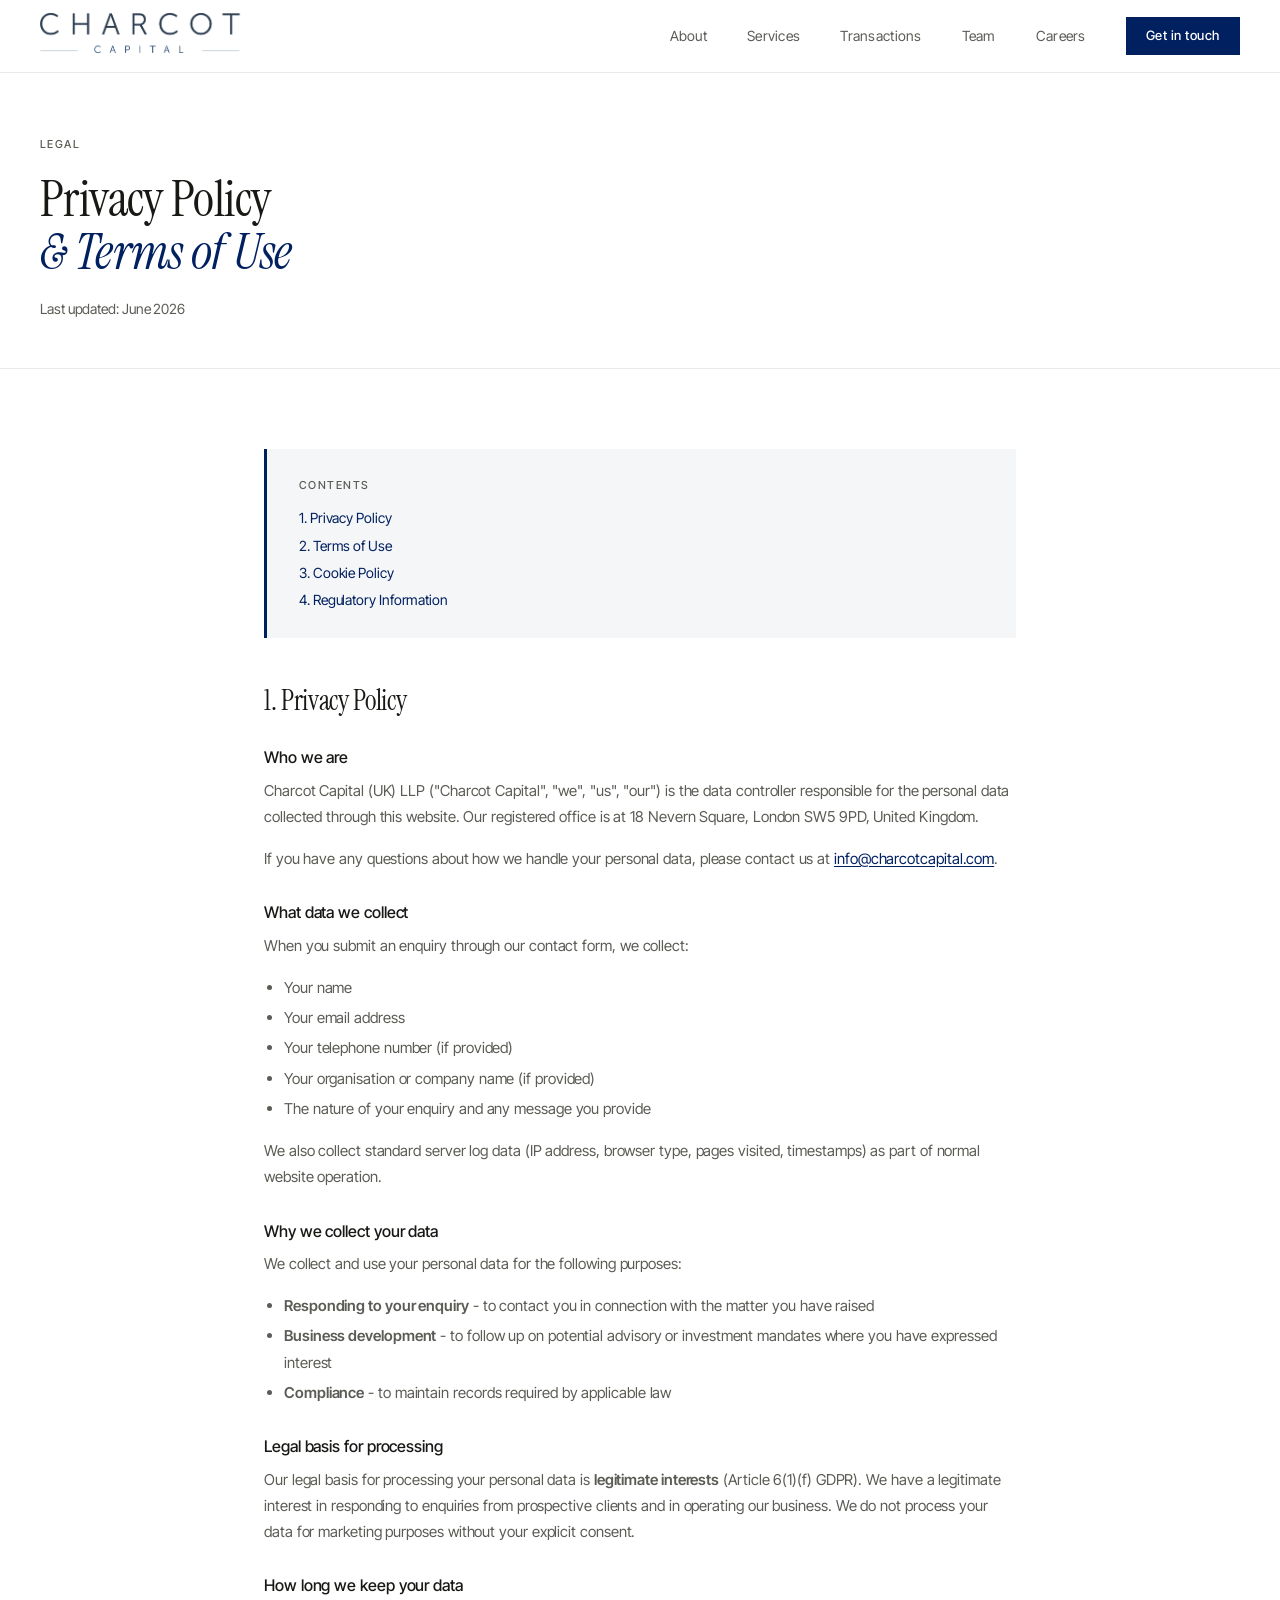
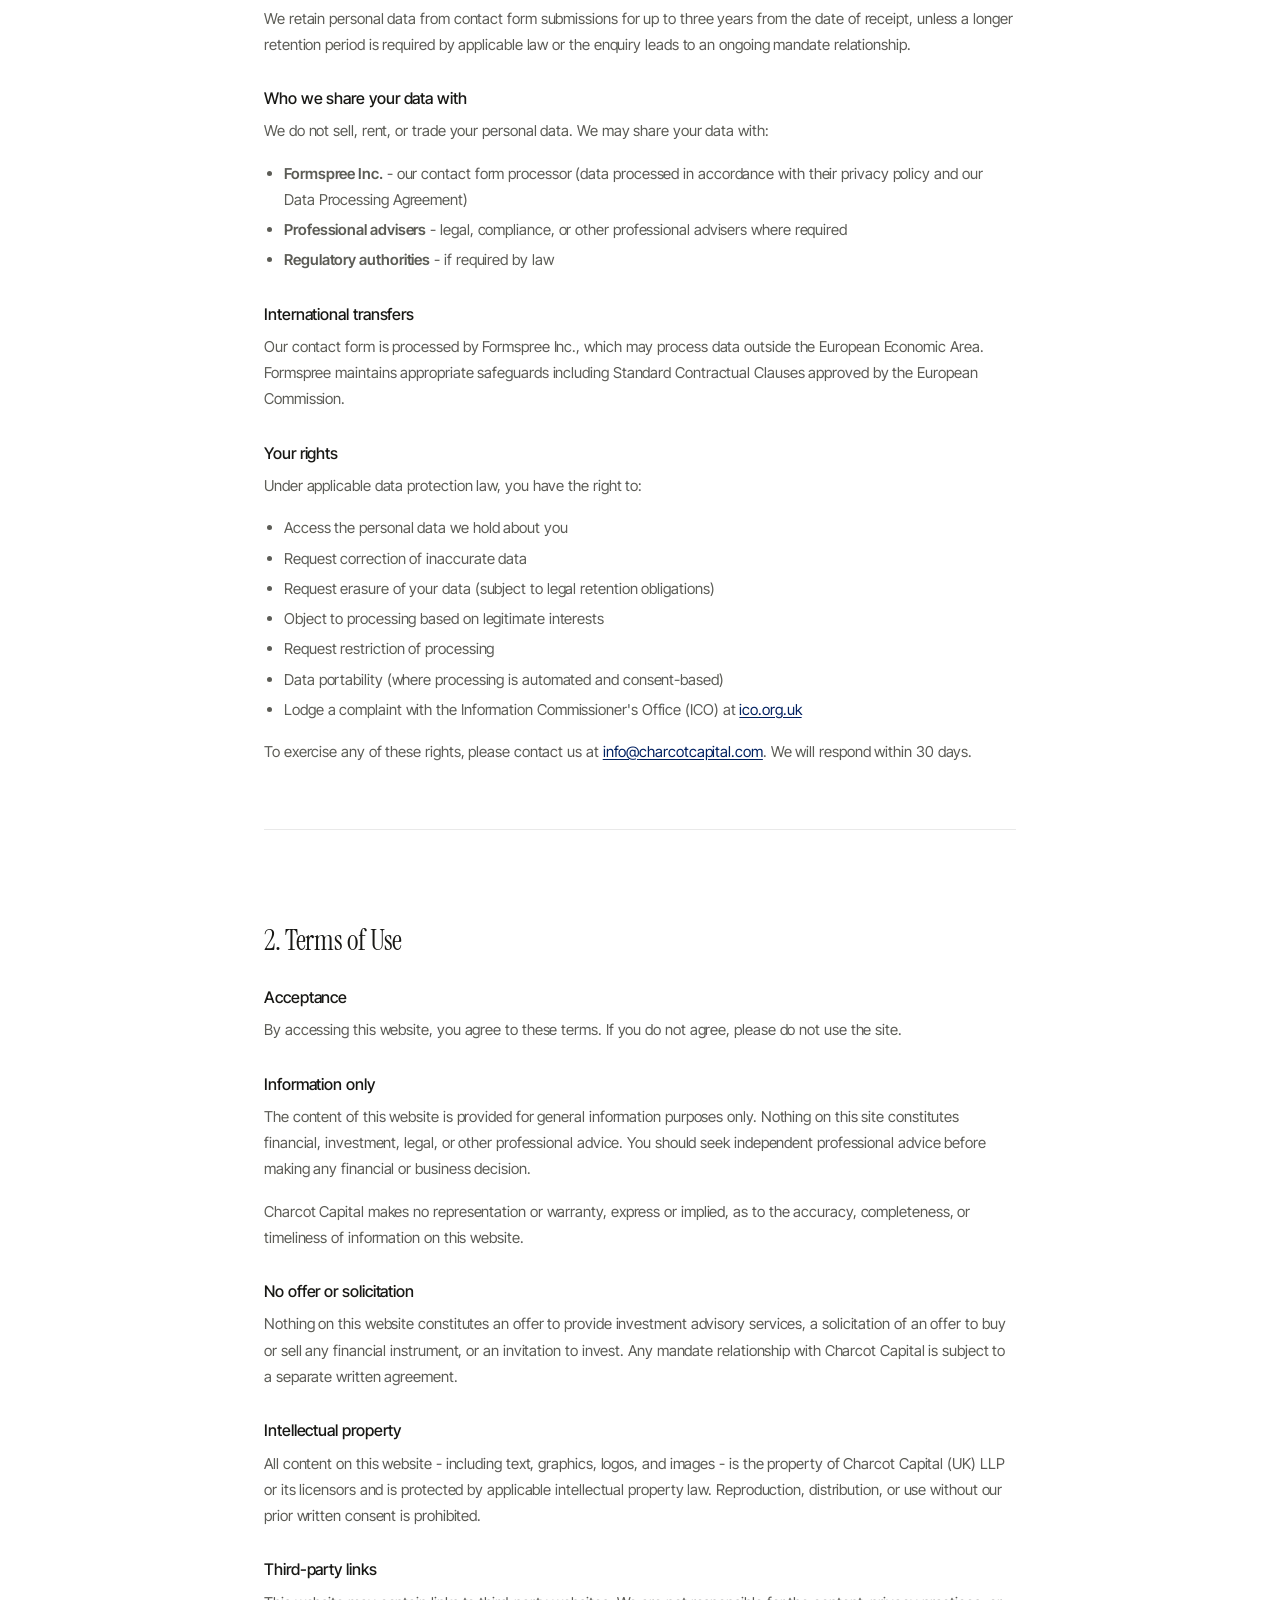
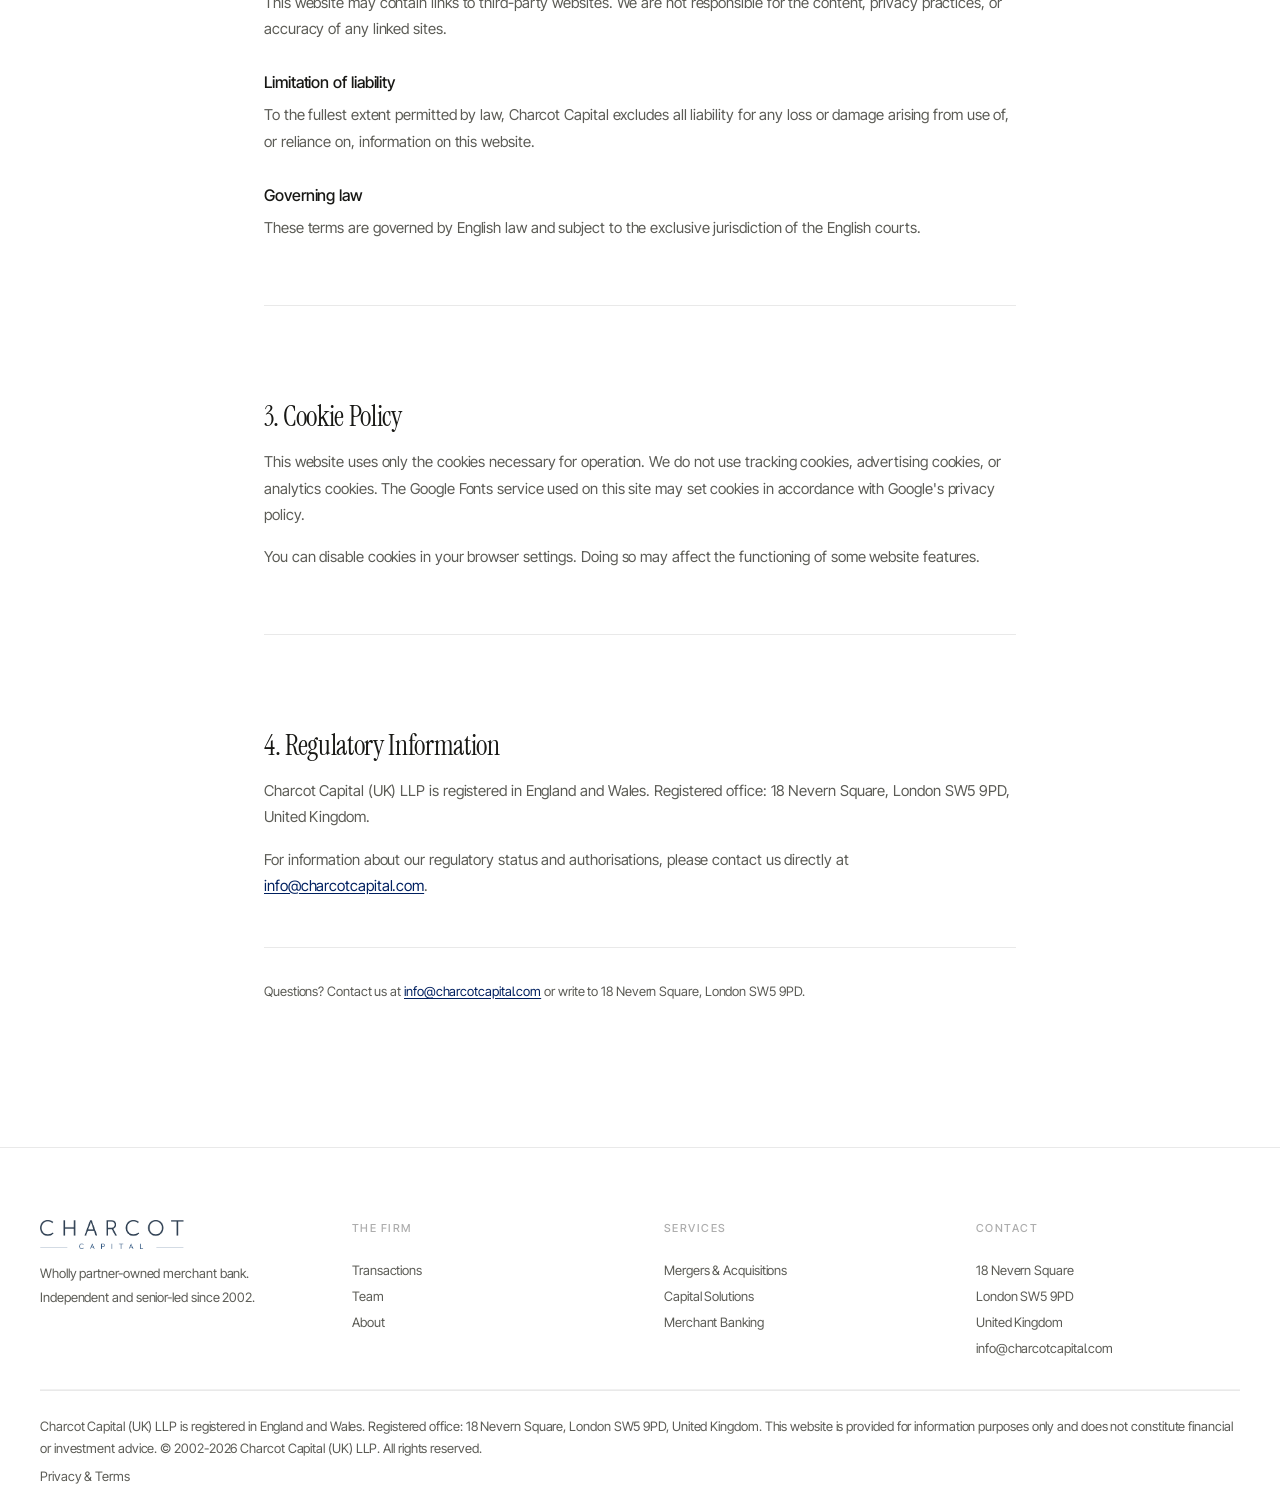
<file: privacy.html>
<!DOCTYPE html>
<html lang="en">
<head>
  <meta charset="UTF-8" />
  <meta name="viewport" content="width=device-width, initial-scale=1.0" />
  <title>Privacy Policy &amp; Terms - Charcot Capital</title>
  <meta name="description" content="Charcot Capital's privacy policy and website terms of use. Learn how we collect, use and protect your personal data." />
  <meta name="robots" content="noindex" />
  <link rel="canonical" href="https://www.charcotcapital.com/privacy.html" />
  <link rel="icon" href="image_sources/charcot_logos/charcot_capital_sails_icon.png" />
  <meta property="og:type" content="website" />
  <meta property="og:title" content="Privacy Policy &amp; Terms - Charcot Capital" />
  <meta property="og:description" content="Charcot Capital's privacy policy and website terms of use. How we collect, use and protect your personal data." />
  <meta property="og:url" content="https://www.charcotcapital.com/privacy.html" />
  <meta property="og:image" content="https://www.charcotcapital.com/image_sources/charcot_logos/charcot_logo.webp" />
  <meta name="twitter:card" content="summary_large_image" />
  <meta name="twitter:title" content="Privacy Policy &amp; Terms - Charcot Capital" />
  <meta name="twitter:description" content="Charcot Capital's privacy policy and website terms of use." />
  <script type="application/ld+json">
  {
    "@context": "https://schema.org",
    "@type": "FinancialService",
    "@id": "https://www.charcotcapital.com/#organization",
    "name": "Charcot Capital",
    "alternateName": "Charcot Capital (UK) LLP",
    "url": "https://www.charcotcapital.com/",
    "logo": "https://www.charcotcapital.com/image_sources/charcot_logos/charcot_logo.webp",
    "image": "https://www.charcotcapital.com/image_sources/charcot_logos/charcot_logo.webp",
    "description": "Charcot Capital is a wholly partner-owned merchant bank and independent investment banking advisory firm, providing mergers and acquisitions (M&A), capital solutions, and merchant banking services to boards, founders, and financial sponsors. Advising independently since 2002.",
    "foundingDate": "2008",
    "founders": [
      { "@type": "Person", "name": "Jean-Benoît Terrasse" },
      { "@type": "Person", "name": "Clément Lavallard" }
    ],
    "areaServed": "Worldwide",
    "knowsAbout": ["Mergers and Acquisitions", "M&A Advisory", "Investment Banking", "Merchant Banking", "Capital Solutions", "Financial Services"],
    "address": [
      {
        "@type": "PostalAddress",
        "streetAddress": "18 Nevern Square",
        "addressLocality": "London",
        "postalCode": "SW5 9PD",
        "addressCountry": "GB"
      },
      {
        "@type": "PostalAddress",
        "streetAddress": "18 rue Las Cases",
        "addressLocality": "Paris",
        "postalCode": "75007",
        "addressCountry": "FR"
      }
    ],
    "email": "info@charcotcapital.com"
  }
  </script>
  <link rel="stylesheet" href="tailwind-utilities.css" />
  <link rel="stylesheet" href="fonts/fonts.css" />
  <style>
    :root {
      --bg: #F5F6F8; --bg-alt: #ECEEF2; --ink: #181815; --ink-mid: #3A3A35;
      --ink-light: #5C5C56; --navy: #002060; --navy-dark: #001540;
      --rule: rgba(20,20,20,0.09); --card-black: #1a1917; --card-navy: #1C2E4A; --card-tan: #E2E5EC;
    }
    *, *::before, *::after { box-sizing: border-box; }
    html { overflow-x: hidden; }
    body { font-family: 'Inter Tight', system-ui, sans-serif; font-weight: 400; color: var(--ink-mid); font-size: 1rem; line-height: 1.52; letter-spacing: -0.005em; background: #fff; margin: 0; padding: 0; }
    h1, h2, h3 { margin: 0; font-weight: inherit; }
    p, ul, li { margin: 0; }
    a { text-decoration: none; }
    .serif { font-family: 'Instrument Serif', Georgia, serif; font-weight: 400; font-style: normal; letter-spacing: -0.012em; line-height: 1.02; }
    .serif-italic { font-family: 'Instrument Serif', Georgia, serif; font-weight: 400; font-style: italic; letter-spacing: -0.012em; line-height: 1.02; }
    .label { font-size: 0.6875rem; font-weight: 500; letter-spacing: 0.13em; text-transform: uppercase; color: var(--ink-light); }
    .nav-link { font-size: 0.875rem; font-weight: 400; letter-spacing: 0.02em; color: var(--ink-light); transition: color 0.15s; }
    .nav-link:hover { color: var(--ink); }
    .nav-link.active { color: var(--ink); text-decoration: underline; text-underline-offset: 6px; text-decoration-thickness: 1px; text-decoration-color: var(--navy); }
    .nav-scrolled { box-shadow: 0 1px 0 var(--rule), 0 4px 24px rgba(20,20,20,0.05); }
    .btn-navy { display: inline-flex; align-items: center; justify-content: center; padding: 0.8125rem 2rem; background: var(--navy); color: #fff; font-size: 0.8125rem; font-weight: 500; letter-spacing: 0.04em; transition: background 0.2s; }
    .btn-navy:hover { background: var(--navy-dark); }
    .footer-grid { display: grid; grid-template-columns: 1fr 1fr 1fr 1fr; gap: 3rem; padding-bottom: 1.75rem; border-bottom: 1px solid rgba(20,20,20,0.06); }
    @media (max-width: 1023px) { .footer-grid { grid-template-columns: 1fr 1fr; gap: 2rem; } .footer-grid > div:nth-child(1) { order: 1; } .footer-grid > div:nth-child(2) { order: 4; } .footer-grid > div:nth-child(3) { order: 3; } .footer-grid > div:nth-child(4) { order: 2; } }
    @media (max-width: 639px) { .footer-grid { grid-template-columns: 1fr; } }
    .nav-logo { height: 2.5rem; width: auto; }
    @media (max-width: 767px) { .nav-logo { height: 1.8rem; } .footer-links { line-height: 1.5 !important; } }
    .prose h2 { font-family: 'Instrument Serif', Georgia, serif; font-size: clamp(1.375rem, 2.5vw, 1.75rem); color: var(--ink); margin-top: 3rem; margin-bottom: 1rem; letter-spacing: -0.012em; line-height: 1.1; }
    .prose h3 { font-size: 1rem; font-weight: 500; color: var(--ink); margin-top: 1.75rem; margin-bottom: 0.5rem; }
    .prose p { font-size: 0.9375rem; color: var(--ink-light); line-height: 1.75; margin-bottom: 1rem; }
    .prose ul { padding-left: 1.25rem; margin-bottom: 1rem; }
    .prose li { font-size: 0.9375rem; color: var(--ink-light); line-height: 1.75; margin-bottom: 0.25rem; }
    .prose a { color: var(--navy); text-decoration: underline; text-underline-offset: 2px; }
  </style>
  <script defer src="https://cloud.umami.is/script.js" data-website-id="e6198997-c838-44f2-9e96-fbd3c065b0b0"></script>
</head>
<body>

  <!-- NAV -->
  <nav id="site-nav" class="fixed top-0 left-0 right-0 z-50 transition-shadow duration-300"
       style="background: #fff; border-bottom: 1px solid var(--rule);">
    <div style="max-width: 88rem; margin: 0 auto; padding: 0 2.5rem;">
      <div style="display: flex; align-items: center; justify-content: space-between; height: 4.5rem;">
        <a href="index.html" aria-label="Charcot Capital home">
          <img src="image_sources/charcot_logos/charcot_logo_nav.webp" alt="Charcot Capital" class="nav-logo"  width="927" height="171"/>
        </a>
        <div class="hidden lg:flex items-center" style="gap: 2.5rem;">
          <a href="about.html" class="nav-link">About</a>
          <a href="services.html" class="nav-link">Services</a>
          <a href="transactions.html" class="nav-link">Transactions</a>
          <a href="team.html" class="nav-link">Team</a>
          <a href="careers.html" class="nav-link">Careers</a>
          <a href="contact.html" class="btn-navy" style="padding: 0.5625rem 1.25rem;">Get in touch</a>
        </div>
        <button id="burger-btn" class="flex lg:hidden" style="background:none;border:none;cursor:pointer;padding:0.25rem;color:var(--ink);" aria-label="Menu" aria-expanded="false">
          <svg id="burger-icon" width="22" height="22" fill="none" viewBox="0 0 24 24" stroke="currentColor" stroke-width="1.5"><path stroke-linecap="round" stroke-linejoin="round" d="M4 6h16M4 12h16M4 18h16"/></svg>
          <svg id="close-icon" width="22" height="22" fill="none" viewBox="0 0 24 24" stroke="currentColor" stroke-width="1.5" style="display:none;"><path stroke-linecap="round" stroke-linejoin="round" d="M6 18L18 6M6 6l12 12"/></svg>
        </button>
      </div>
    </div>
  </nav>

  <!-- MOBILE MENU -->
  <div id="mobile-menu" aria-hidden="true"
       style="position:fixed;top:4.5rem;left:0;right:0;bottom:0;z-index:49;background:#fff;border-top:1px solid var(--rule);overflow-y:auto;transform:translateY(-100%);opacity:0;transition:transform 0.3s ease,opacity 0.3s ease;pointer-events:none;">
    <div style="padding:2rem 2.5rem;">
      <nav style="display:flex;flex-direction:column;">
        <a href="about.html" class="nav-link" style="display:block;padding:1.125rem 0;border-bottom:1px solid var(--rule);">About</a>
        <a href="services.html" class="nav-link" style="display:block;padding:1.125rem 0;border-bottom:1px solid var(--rule);">Services</a>
        <a href="transactions.html" class="nav-link" style="display:block;padding:1.125rem 0;border-bottom:1px solid var(--rule);">Transactions</a>
        <a href="team.html" class="nav-link" style="display:block;padding:1.125rem 0;border-bottom:1px solid var(--rule);">Team</a>
        <a href="careers.html" class="nav-link" style="display:block;padding:1.125rem 0;border-bottom:1px solid var(--rule);">Careers</a>
      </nav>
      <div style="margin-top:2rem;"><a href="contact.html" class="btn-navy" style="width:100%;">Get in touch</a></div>
    </div>
  </div>

  <!-- PAGE HERO -->
  <section style="padding-top: 4.5rem; background: #fff; border-bottom: 1px solid var(--rule);">
    <div style="max-width: 88rem; margin: 0 auto; padding: 4rem 2.5rem 3rem;">
      <p class="label" style="margin-bottom: 1.25rem;">Legal</p>
      <h1>
        <span class="serif" style="font-size: clamp(2.25rem, 4vw, 4rem); color: var(--ink);">Privacy Policy</span>
        <span class="serif-italic" style="font-size: clamp(2.25rem, 4vw, 4rem); color: var(--navy); display: block;">&amp; Terms of Use</span>
      </h1>
      <p style="font-size: 0.875rem; color: var(--ink-light); margin-top: 1.25rem;">Last updated: June 2026</p>
    </div>
  </section>

  <!-- CONTENT -->
  <section style="padding: 5rem 0 8rem; background: #fff;">
    <div style="max-width: 52rem; margin: 0 auto; padding: 0 2.5rem;">

      <!-- Table of contents -->
      <div style="background: var(--bg); padding: 1.75rem 2rem; margin-bottom: 3rem; border-left: 3px solid var(--navy);">
        <p class="label" style="margin-bottom: 0.875rem;">Contents</p>
        <nav style="display: flex; flex-direction: column; gap: 0.375rem;">
          <a href="#privacy" style="font-size: 0.875rem; color: var(--navy);">1. Privacy Policy</a>
          <a href="#terms" style="font-size: 0.875rem; color: var(--navy);">2. Terms of Use</a>
          <a href="#cookies" style="font-size: 0.875rem; color: var(--navy);">3. Cookie Policy</a>
          <a href="#regulatory" style="font-size: 0.875rem; color: var(--navy);">4. Regulatory Information</a>
        </nav>
      </div>

      <div class="prose">

        <!-- PRIVACY POLICY -->
        <section id="privacy">
          <h2>1. Privacy Policy</h2>

          <h3>Who we are</h3>
          <p>Charcot Capital (UK) LLP ("Charcot Capital", "we", "us", "our") is the data controller responsible for the personal data collected through this website. Our registered office is at 18 Nevern Square, London SW5 9PD, United Kingdom.</p>
          <p>If you have any questions about how we handle your personal data, please contact us at <a href="mailto:info@charcotcapital.com">info@charcotcapital.com</a>.</p>

          <h3>What data we collect</h3>
          <p>When you submit an enquiry through our contact form, we collect:</p>
          <ul>
            <li>Your name</li>
            <li>Your email address</li>
            <li>Your telephone number (if provided)</li>
            <li>Your organisation or company name (if provided)</li>
            <li>The nature of your enquiry and any message you provide</li>
          </ul>
          <p>We also collect standard server log data (IP address, browser type, pages visited, timestamps) as part of normal website operation.</p>

          <h3>Why we collect your data</h3>
          <p>We collect and use your personal data for the following purposes:</p>
          <ul>
            <li><strong>Responding to your enquiry</strong> - to contact you in connection with the matter you have raised</li>
            <li><strong>Business development</strong> - to follow up on potential advisory or investment mandates where you have expressed interest</li>
            <li><strong>Compliance</strong> - to maintain records required by applicable law</li>
          </ul>

          <h3>Legal basis for processing</h3>
          <p>Our legal basis for processing your personal data is <strong>legitimate interests</strong> (Article 6(1)(f) GDPR). We have a legitimate interest in responding to enquiries from prospective clients and in operating our business. We do not process your data for marketing purposes without your explicit consent.</p>

          <h3>How long we keep your data</h3>
          <p>We retain personal data from contact form submissions for up to three years from the date of receipt, unless a longer retention period is required by applicable law or the enquiry leads to an ongoing mandate relationship.</p>

          <h3>Who we share your data with</h3>
          <p>We do not sell, rent, or trade your personal data. We may share your data with:</p>
          <ul>
            <li><strong>Formspree Inc.</strong> - our contact form processor (data processed in accordance with their privacy policy and our Data Processing Agreement)</li>
            <li><strong>Professional advisers</strong> - legal, compliance, or other professional advisers where required</li>
            <li><strong>Regulatory authorities</strong> - if required by law</li>
          </ul>

          <h3>International transfers</h3>
          <p>Our contact form is processed by Formspree Inc., which may process data outside the European Economic Area. Formspree maintains appropriate safeguards including Standard Contractual Clauses approved by the European Commission.</p>

          <h3>Your rights</h3>
          <p>Under applicable data protection law, you have the right to:</p>
          <ul>
            <li>Access the personal data we hold about you</li>
            <li>Request correction of inaccurate data</li>
            <li>Request erasure of your data (subject to legal retention obligations)</li>
            <li>Object to processing based on legitimate interests</li>
            <li>Request restriction of processing</li>
            <li>Data portability (where processing is automated and consent-based)</li>
            <li>Lodge a complaint with the Information Commissioner's Office (ICO) at <a href="https://ico.org.uk" target="_blank" rel="noopener">ico.org.uk</a></li>
          </ul>
          <p>To exercise any of these rights, please contact us at <a href="mailto:info@charcotcapital.com">info@charcotcapital.com</a>. We will respond within 30 days.</p>
        </section>

        <!-- TERMS OF USE -->
        <section id="terms" style="margin-top: 4rem; padding-top: 3rem; border-top: 1px solid var(--rule);">
          <h2>2. Terms of Use</h2>

          <h3>Acceptance</h3>
          <p>By accessing this website, you agree to these terms. If you do not agree, please do not use the site.</p>

          <h3>Information only</h3>
          <p>The content of this website is provided for general information purposes only. Nothing on this site constitutes financial, investment, legal, or other professional advice. You should seek independent professional advice before making any financial or business decision.</p>
          <p>Charcot Capital makes no representation or warranty, express or implied, as to the accuracy, completeness, or timeliness of information on this website.</p>

          <h3>No offer or solicitation</h3>
          <p>Nothing on this website constitutes an offer to provide investment advisory services, a solicitation of an offer to buy or sell any financial instrument, or an invitation to invest. Any mandate relationship with Charcot Capital is subject to a separate written agreement.</p>

          <h3>Intellectual property</h3>
          <p>All content on this website - including text, graphics, logos, and images - is the property of Charcot Capital (UK) LLP or its licensors and is protected by applicable intellectual property law. Reproduction, distribution, or use without our prior written consent is prohibited.</p>

          <h3>Third-party links</h3>
          <p>This website may contain links to third-party websites. We are not responsible for the content, privacy practices, or accuracy of any linked sites.</p>

          <h3>Limitation of liability</h3>
          <p>To the fullest extent permitted by law, Charcot Capital excludes all liability for any loss or damage arising from use of, or reliance on, information on this website.</p>

          <h3>Governing law</h3>
          <p>These terms are governed by English law and subject to the exclusive jurisdiction of the English courts.</p>
        </section>

        <!-- COOKIE POLICY -->
        <section id="cookies" style="margin-top: 4rem; padding-top: 3rem; border-top: 1px solid var(--rule);">
          <h2>3. Cookie Policy</h2>
          <p>This website uses only the cookies necessary for operation. We do not use tracking cookies, advertising cookies, or analytics cookies. The Google Fonts service used on this site may set cookies in accordance with Google's privacy policy.</p>
          <p>You can disable cookies in your browser settings. Doing so may affect the functioning of some website features.</p>
        </section>

        <!-- REGULATORY -->
        <section id="regulatory" style="margin-top: 4rem; padding-top: 3rem; border-top: 1px solid var(--rule);">
          <h2>4. Regulatory Information</h2>
          <p>Charcot Capital (UK) LLP is registered in England and Wales. Registered office: 18 Nevern Square, London SW5 9PD, United Kingdom.</p>
          <p>For information about our regulatory status and authorisations, please contact us directly at <a href="mailto:info@charcotcapital.com">info@charcotcapital.com</a>.</p>
        </section>

        <div style="margin-top: 3rem; padding-top: 2rem; border-top: 1px solid var(--rule);">
          <p style="font-size: 0.8125rem;">Questions? Contact us at <a href="mailto:info@charcotcapital.com">info@charcotcapital.com</a> or write to 18 Nevern Square, London SW5 9PD.</p>
        </div>

      </div>
    </div>
  </section>

  <!-- FOOTER -->
  <footer style="background: #fff; border-top: 1px solid var(--rule); padding: 4.5rem 0 0;">
    <div style="max-width: 88rem; margin: 0 auto; padding: 0 2.5rem;">
      <div class="footer-grid">
        <div>
          <img src="image_sources/charcot_logos/charcot_logo_footer.webp" alt="Charcot Capital" style="height:1.8rem; width:auto; display:block; margin-bottom:0.75rem;"  width="927" height="171" loading="lazy" />
          <p style="font-size:0.8125rem;color:var(--ink-light);line-height:1.85;max-width:18rem;">Wholly partner-owned merchant bank. Independent and senior-led since 2002.</p>
        </div>
        <div>
          <p class="label" style="color:rgba(20,20,20,0.35);margin-bottom:1.25rem;">The firm</p>
          <div class="footer-links" style="line-height:2;">
            <a href="transactions.html" style="display:block;font-size:0.8125rem;color:var(--ink-light);transition:color 0.15s;" onmouseover="this.style.color='var(--ink)'" onmouseout="this.style.color='var(--ink-light)'">Transactions</a>
            <a href="team.html" style="display:block;font-size:0.8125rem;color:var(--ink-light);transition:color 0.15s;" onmouseover="this.style.color='var(--ink)'" onmouseout="this.style.color='var(--ink-light)'">Team</a>
            <a href="about.html" style="display:block;font-size:0.8125rem;color:var(--ink-light);transition:color 0.15s;" onmouseover="this.style.color='var(--ink)'" onmouseout="this.style.color='var(--ink-light)'">About</a>
          </div>
        </div>
        <div>
          <p class="label" style="color:rgba(20,20,20,0.35);margin-bottom:1.25rem;">Services</p>
          <div class="footer-links" style="line-height:2;">
            <a href="services.html#pane-ma" style="display:block;font-size:0.8125rem;color:var(--ink-light);transition:color 0.15s;" onmouseover="this.style.color='var(--ink)'" onmouseout="this.style.color='var(--ink-light)'">Mergers &amp; Acquisitions</a>
            <a href="services.html#pane-capital" style="display:block;font-size:0.8125rem;color:var(--ink-light);transition:color 0.15s;" onmouseover="this.style.color='var(--ink)'" onmouseout="this.style.color='var(--ink-light)'">Capital Solutions</a>
            <a href="services.html#pane-merchant" style="display:block;font-size:0.8125rem;color:var(--ink-light);transition:color 0.15s;" onmouseover="this.style.color='var(--ink)'" onmouseout="this.style.color='var(--ink-light)'">Merchant Banking</a>
          </div>
        </div>
        <div>
          <p class="label" style="color:rgba(20,20,20,0.35);margin-bottom:1.25rem;">Contact</p>
          <address class="footer-links" style="font-style:normal;font-size:0.8125rem;color:var(--ink-light);line-height:2;">
            18 Nevern Square<br>London SW5 9PD<br>United Kingdom<br>
            <a href="mailto:info@charcotcapital.com" style="color:var(--ink-light);transition:color 0.15s;" onmouseover="this.style.color='var(--ink)'" onmouseout="this.style.color='var(--ink-light)'">info@charcotcapital.com</a>
          </address>
        </div>
      </div>
      <div style="display:flex;flex-direction:column;gap:0.5rem;padding:1.5rem 0;border-top:1px solid var(--rule);margin-top:0;">
        <p style="font-size:0.8125rem;color:var(--ink-light);line-height:1.7;">Charcot Capital (UK) LLP is registered in England and Wales. Registered office: 18 Nevern Square, London SW5 9PD, United Kingdom. This website is provided for information purposes only and does not constitute financial or investment advice. &copy; 2002-<span id="copyright-year">2026</span> Charcot Capital (UK) LLP. All rights reserved.</p>
        <div style="display:flex;align-items:center;justify-content:space-between;flex-wrap:wrap;gap:1rem;">
          <a href="privacy.html" style="font-size:0.8125rem;color:var(--ink-light);transition:color 0.15s;" onmouseover="this.style.color='var(--ink)'" onmouseout="this.style.color='var(--ink-light)'">Privacy &amp; Terms</a>
        </div>
      </div>
    </div>
  </footer>

  <script>
    document.getElementById('copyright-year').textContent=new Date().getFullYear();
    const nav=document.getElementById('site-nav');
    window.addEventListener('scroll',()=>{nav.classList.toggle('nav-scrolled',window.scrollY>10);},{passive:true});
    const burgerBtn=document.getElementById('burger-btn'),mob=document.getElementById('mobile-menu'),bi=document.getElementById('burger-icon'),ci=document.getElementById('close-icon');
    let open=false;
    function openM(){open=true;mob.style.transform='translateY(0)';mob.style.opacity='1';mob.style.pointerEvents='auto';mob.setAttribute('aria-hidden','false');burgerBtn.setAttribute('aria-expanded','true');bi.style.display='none';ci.style.display='block';document.body.style.overflow='hidden';}
    function closeM(){open=false;mob.style.transform='translateY(-100%)';mob.style.opacity='0';mob.style.pointerEvents='none';mob.setAttribute('aria-hidden','true');burgerBtn.setAttribute('aria-expanded','false');bi.style.display='block';ci.style.display='none';document.body.style.overflow='';}
    burgerBtn.addEventListener('click',()=>open?closeM():openM());
    mob.querySelectorAll('a').forEach(l=>l.addEventListener('click',closeM));
    window.addEventListener('resize',()=>{if(window.innerWidth>=1024&&open)closeM();});
  </script>

</body>
</html>
</file>
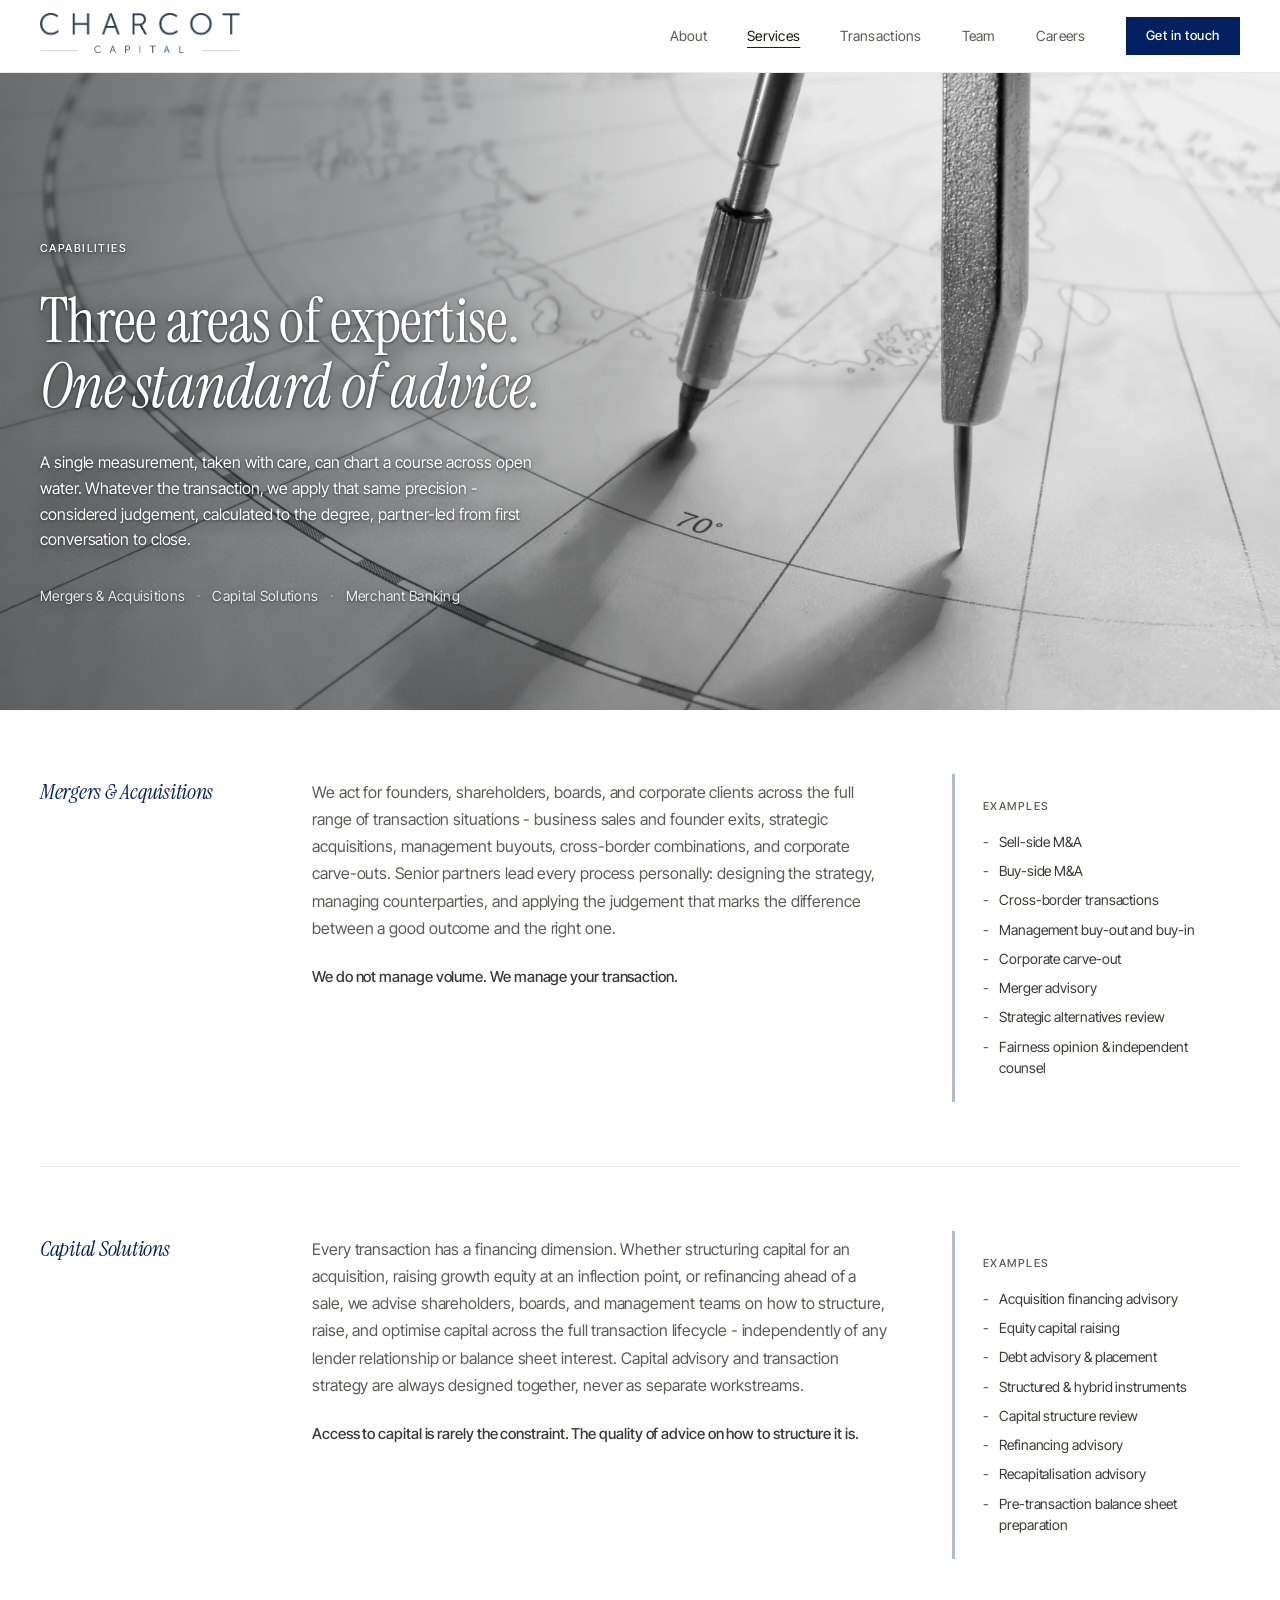
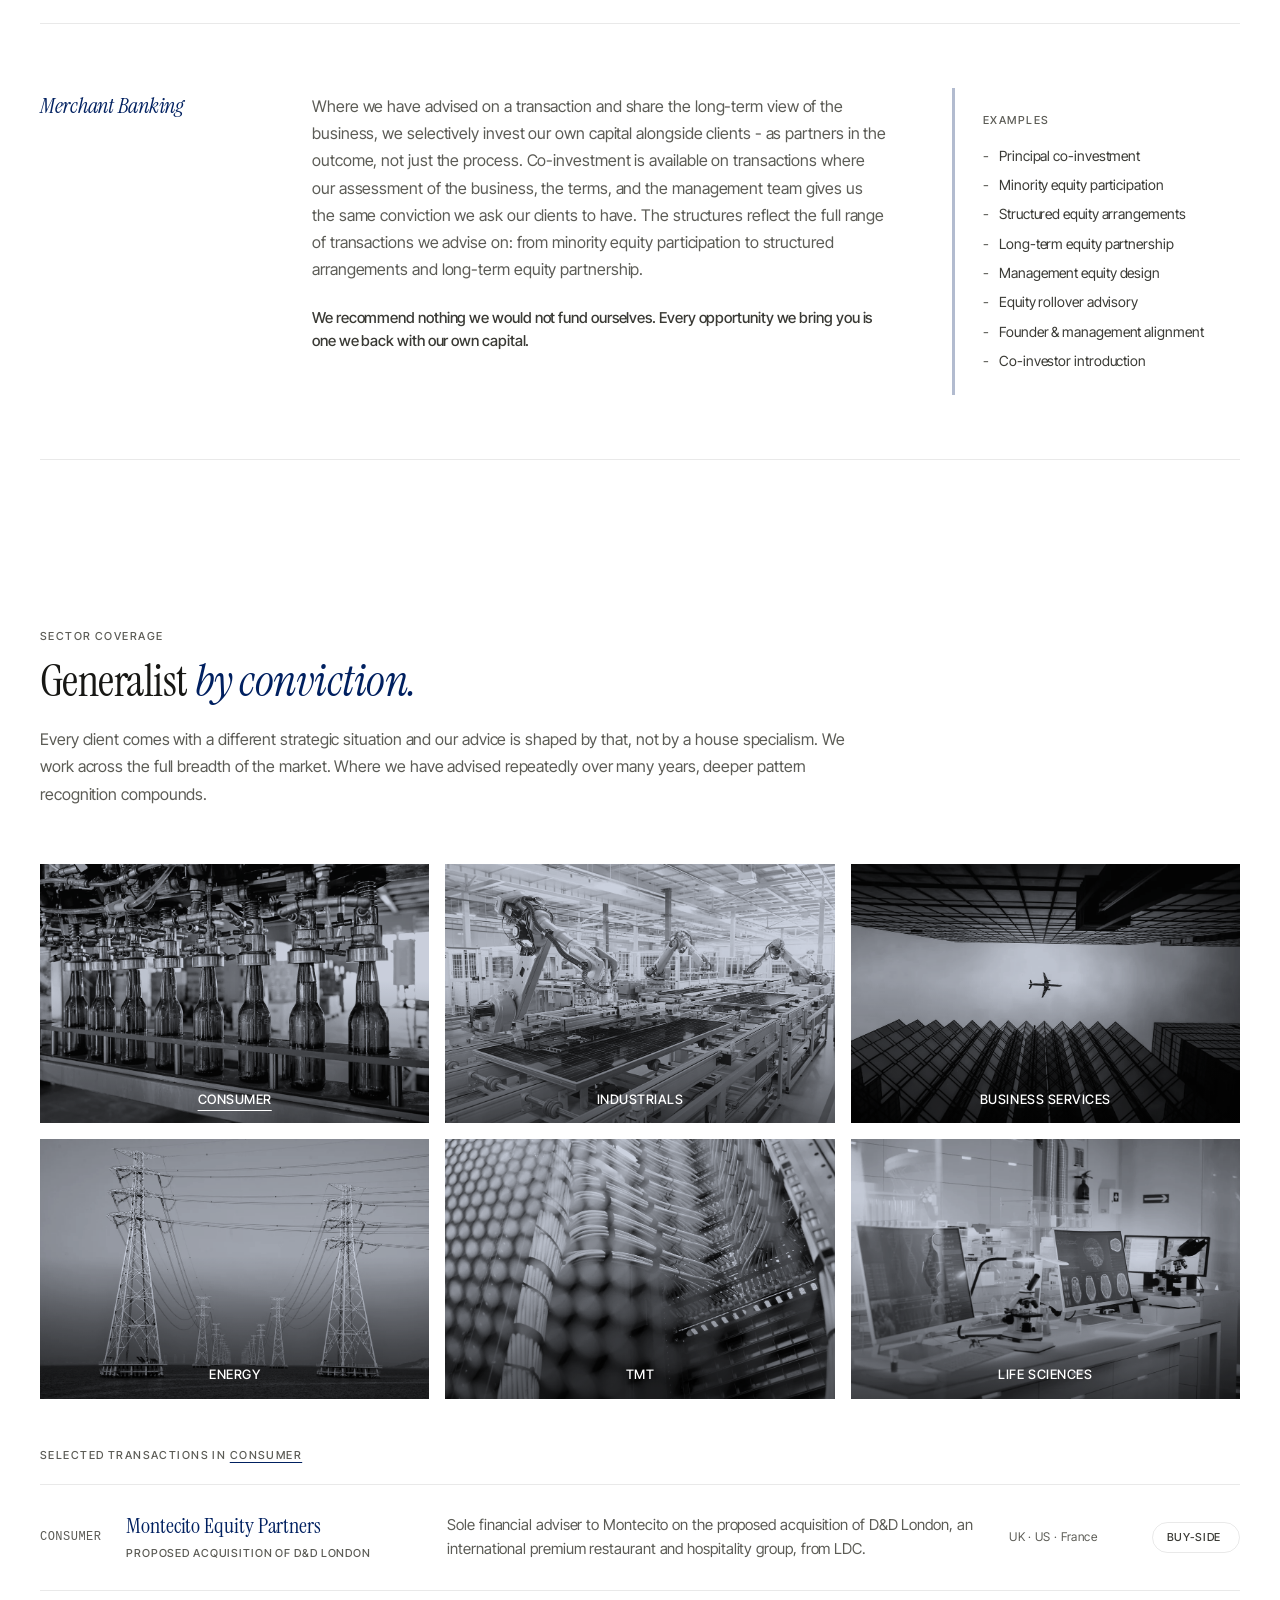
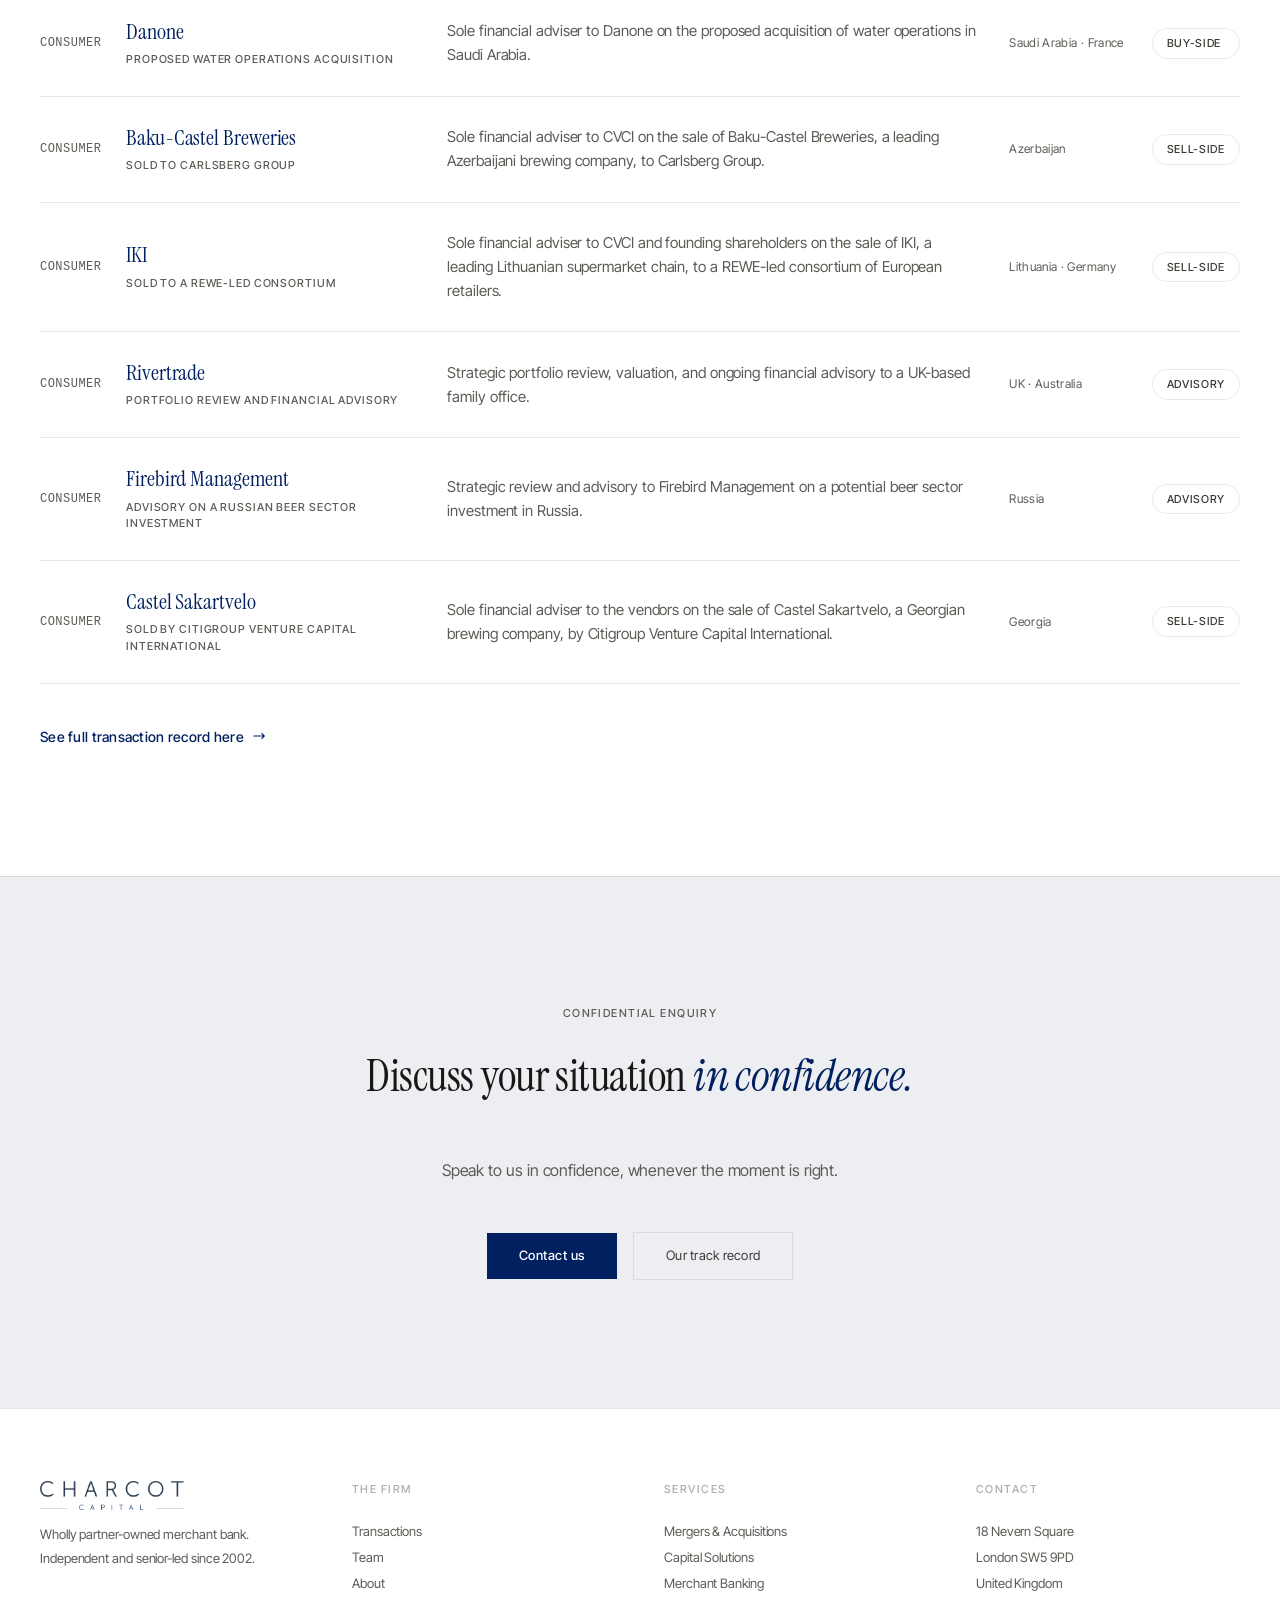
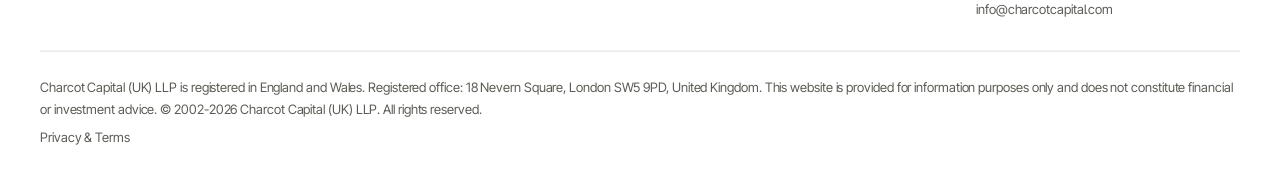
<file: services.html>
<!DOCTYPE html>
<html lang="en">
<head>
  <meta charset="UTF-8" />
  <meta name="viewport" content="width=device-width, initial-scale=1.0" />
  <title>Services: M&amp;A, Capital Solutions &amp; Merchant Banking - Charcot Capital</title>
  <meta name="description" content="Charcot Capital offers senior-led advice across Mergers &amp; Acquisitions, Capital Solutions, and Merchant Banking. One standard of advice on every mandate - partner-led from first conversation to close." />
  <link rel="canonical" href="https://www.charcotcapital.com/services.html" />
  <link rel="icon" href="image_sources/charcot_logos/charcot_capital_sails_icon.png" />
  <meta property="og:type" content="website" />
  <meta property="og:title" content="Services - Charcot Capital" />
  <meta property="og:description" content="Three areas of expertise, one standard of advice: M&amp;A advisory, capital solutions, and merchant banking co-investment." />
  <meta property="og:url" content="https://www.charcotcapital.com/services.html" />
  <meta property="og:image" content="https://www.charcotcapital.com/image_sources/charcot_logos/charcot_logo.webp" />
  <meta name="twitter:card" content="summary_large_image" />
  <meta name="twitter:title" content="Services - Charcot Capital" />
  <meta name="twitter:description" content="Three areas of expertise, one standard of advice: M&amp;A advisory, capital solutions, and merchant banking co-investment." />
  <script type="application/ld+json">
  {
    "@context": "https://schema.org",
    "@type": "FinancialService",
    "@id": "https://www.charcotcapital.com/#organization",
    "name": "Charcot Capital",
    "alternateName": "Charcot Capital (UK) LLP",
    "url": "https://www.charcotcapital.com/",
    "logo": "https://www.charcotcapital.com/image_sources/charcot_logos/charcot_logo.webp",
    "image": "https://www.charcotcapital.com/image_sources/charcot_logos/charcot_logo.webp",
    "description": "Charcot Capital is a wholly partner-owned merchant bank and independent investment banking advisory firm, providing mergers and acquisitions (M&A), capital solutions, and merchant banking services to boards, founders, and financial sponsors. Advising independently since 2002.",
    "foundingDate": "2008",
    "founders": [
      { "@type": "Person", "name": "Jean-Benoît Terrasse" },
      { "@type": "Person", "name": "Clément Lavallard" }
    ],
    "areaServed": "Worldwide",
    "knowsAbout": ["Mergers and Acquisitions", "M&A Advisory", "Investment Banking", "Merchant Banking", "Capital Solutions", "Financial Services"],
    "address": [
      {
        "@type": "PostalAddress",
        "streetAddress": "18 Nevern Square",
        "addressLocality": "London",
        "postalCode": "SW5 9PD",
        "addressCountry": "GB"
      },
      {
        "@type": "PostalAddress",
        "streetAddress": "18 rue Las Cases",
        "addressLocality": "Paris",
        "postalCode": "75007",
        "addressCountry": "FR"
      }
    ],
    "email": "info@charcotcapital.com"
  }
  </script>
  <link rel="stylesheet" href="tailwind-utilities.css" />
  <link rel="stylesheet" href="fonts/fonts.css" />
  <style>
    :root {
      --bg: #F5F6F8; --bg-alt: #ECEEF2; --ink: #181815; --ink-mid: #3A3A35;
      --ink-light: #5C5C56; --navy: #002060; --navy-dark: #001540;
      --rule: rgba(20,20,20,0.09); --card-black: #1a1917; --card-navy: #1C2E4A; --card-tan: #E2E5EC;
    }
    *, *::before, *::after { box-sizing: border-box; }
    html { overflow-x: hidden; }
    body { font-family: 'Inter Tight', system-ui, sans-serif; font-weight: 400; color: var(--ink-mid); font-size: 1rem; line-height: 1.52; letter-spacing: -0.005em; background: #fff; margin: 0; padding: 0; }
    h1, h2, h3 { margin: 0; font-weight: inherit; }
    p, ul, li { margin: 0; }
    a { text-decoration: none; }
    .serif { font-family: 'Instrument Serif', Georgia, serif; font-weight: 400; font-style: normal; letter-spacing: -0.012em; line-height: 1.02; }
    .serif-italic { font-family: 'Instrument Serif', Georgia, serif; font-weight: 400; font-style: italic; letter-spacing: -0.012em; line-height: 1.02; }
    .label { font-size: 0.6875rem; font-weight: 500; letter-spacing: 0.13em; text-transform: uppercase; color: var(--ink-light); }
    .nav-link { font-size: 0.875rem; font-weight: 400; letter-spacing: 0.02em; color: var(--ink-light); transition: color 0.15s; }
    .nav-link:hover { color: var(--ink); }
    .nav-link.active { color: var(--ink); text-decoration: underline; text-underline-offset: 6px; text-decoration-thickness: 1px; text-decoration-color: var(--navy); }
    .nav-scrolled { box-shadow: 0 1px 0 var(--rule), 0 4px 24px rgba(20,20,20,0.05); }
    .btn-navy { display: inline-flex; align-items: center; justify-content: center; padding: 0.8125rem 2rem; background: var(--navy); color: #fff; font-size: 0.8125rem; font-weight: 500; letter-spacing: 0.04em; transition: background 0.2s; }
    .btn-navy:hover { background: var(--navy-dark); }
    .btn-ghost { display: inline-flex; align-items: center; justify-content: center; padding: 0.8125rem 2rem; border: 1px solid var(--rule); color: var(--ink-mid); font-size: 0.8125rem; font-weight: 400; letter-spacing: 0.02em; transition: border-color 0.2s, color 0.2s; }
    .btn-ghost:hover { border-color: var(--ink-mid); color: var(--ink); }
    .footer-grid { display: grid; grid-template-columns: 1fr 1fr 1fr 1fr; gap: 3rem; padding-bottom: 1.75rem; border-bottom: 1px solid rgba(20,20,20,0.06); }
    @media (max-width: 1023px) { .footer-grid { grid-template-columns: 1fr 1fr; gap: 2rem; } .footer-grid > div:nth-child(1) { order: 1; } .footer-grid > div:nth-child(2) { order: 4; } .footer-grid > div:nth-child(3) { order: 3; } .footer-grid > div:nth-child(4) { order: 2; } }
    @media (max-width: 639px) { .footer-grid { grid-template-columns: 1fr; } }
    .nav-logo { height: 2.5rem; width: auto; }
    @media (max-width: 767px) { .nav-logo { height: 1.8rem; } .footer-links { line-height: 1.5 !important; } }
    .sector-grid { display: grid; grid-template-columns: repeat(3,1fr); gap: 1rem; }
    @media (max-width: 767px) { .sector-grid { grid-template-columns: repeat(2,1fr); } }
    @media (max-width: 479px) { .sector-grid { grid-template-columns: 1fr; } }
    .sector-tile { cursor: pointer; }
    .sector-tile-label { text-decoration: none; text-underline-offset: 6px; text-decoration-thickness: 1px; text-decoration-color: var(--navy); }
    .sector-tile.active .sector-tile-label { text-decoration: underline; }

    /* Sector deal table */
    .sector-table { display: grid; grid-template-columns: 4.5rem 1fr 1.75fr auto auto; }
    .sector-table-row {
      display: grid;
      grid-template-columns: subgrid;
      grid-column: 1 / -1;
      gap: 1.75rem;
      align-items: center;
      padding: 1.75rem 0;
      border-bottom: 1px solid var(--rule);
    }
    .sector-table-row:first-child { border-top: 1px solid var(--rule); }
    .sector-table-tag { font-family: monospace; font-size: 0.75rem; letter-spacing: 0.04em; color: var(--ink-light); text-transform: uppercase; }
    .sector-table-client { font-family: 'Instrument Serif', Georgia, serif; font-size: 1.375rem; color: var(--navy); line-height: 1.2; margin-bottom: 0.375rem; }
    .sector-table-subtitle { font-size: 0.6875rem; font-weight: 500; letter-spacing: 0.08em; text-transform: uppercase; color: var(--ink-light); }
    .sector-table-desc { font-size: 0.9375rem; color: var(--ink-light); line-height: 1.6; }
    .sector-table-countries { font-family: 'Inter Tight', system-ui, sans-serif; font-size: 0.75rem; letter-spacing: 0.03em; color: var(--ink-light); white-space: nowrap; }
    .sector-table-pill { border: 1px solid var(--rule); border-radius: 999px; padding: 0.375rem 0.875rem; font-size: 0.6875rem; font-weight: 500; letter-spacing: 0.06em; text-transform: uppercase; color: var(--ink-mid); white-space: nowrap; }
    @media (max-width: 900px) {
      .sector-table { grid-template-columns: 1fr; }
      .sector-table-row { grid-template-columns: 1fr; gap: 0.625rem; padding: 1.5rem 0; }
      .sector-table-tag { order: -1; }
      .sector-table-countries, .sector-table-pill { justify-self: start; }
    }
    .scope-list { list-style: none; padding-left: 0; }
    .scope-list li { padding-left: 1rem; position: relative; }
    .scope-list li::before { content: '-'; position: absolute; left: 0; color: var(--ink-light); }

    /* Capability section grid: name / body / examples, three columns per row */
    .capability-grid { align-items: stretch; }
    .capability-name { padding-top: 0.3rem; }
    .capability-narrative { padding-top: 0.3rem; }
    .capability-scope { display: flex; align-items: stretch; }
    .capability-scope-bar { width: 3px; flex-shrink: 0; background: var(--navy); opacity: 0.3; }
    .capability-scope-card { padding: 1.5rem 1.75rem; background: #fff; flex: 1; display: flex; flex-direction: column; }
    .capability-scope .scope-list { flex: 1; justify-content: space-between; }

    /* Capabilities intro: three areas subordinated under one shared section */
    .capability-area + .capability-area { margin-top: 4rem; padding-top: 4rem; border-top: 1px solid var(--rule); }

    /* Hero: full-bleed photo, text overlaid directly on the image (no white card panel). */
    .hero-link { color: #fff; opacity: 0.85; transition: opacity 0.15s; }
    .hero-link:hover { opacity: 1; text-decoration: underline; text-underline-offset: 4px; }
    .hero-section { position: relative; padding-top: 4.5rem; overflow: hidden; min-height: 44rem; background: #0b0c0f; }
    .hero-bg { position: absolute; top: 0; left: 0; right: 0; bottom: 0; z-index: 0; }
    .hero-bg img {
      display: block; width: 100%; height: 100%;
      object-fit: cover; object-position: 75% 100%;
    }
    .hero-overlay {
      position: absolute; inset: 0; z-index: 0; pointer-events: none;
      background: linear-gradient(90deg,
        rgba(52,54,58,0.58) 0%,
        rgba(52,54,58,0.38) 26%,
        rgba(52,54,58,0.14) 46%,
        rgba(52,54,58,0) 62%);
    }
    .hero-text, .hero-text * { text-shadow: 0 1px 3px rgba(0,0,0,0.6), 0 2px 20px rgba(0,0,0,0.45); }
    .hero-content {
      position: relative; z-index: 1; max-width: 88rem; margin: 0 auto;
      padding: clamp(6.5rem, 15vw, 10.5rem) 2.5rem clamp(4.5rem, 9vw, 6.5rem);
    }
    .hero-text { max-width: clamp(28rem, 40vw, 44rem); }
    .hero-title { font-size: clamp(3.25rem, 4.75vw, 5.5rem); line-height: 1.05; margin: 2rem 0; }
    .hero-title .serif, .hero-title .serif-italic { line-height: 1.05; }
    .hero-links-row { margin-top: 2rem; display: flex; align-items: center; flex-wrap: wrap; gap: 0.75rem; font-size: 0.875rem; letter-spacing: 0.02em; color: #fff; }

    @media (max-width: 1024px) {
      .hero-bg img { object-position: 65% 100%; }
    }
    @media (max-width: 767px) {
      .hero-section { min-height: 34rem; }
      .hero-bg, .hero-overlay { top: 4.5rem; }
      .hero-bg img { object-position: center 100%; }
      .hero-overlay { background: linear-gradient(180deg, rgba(52,54,58,0.58) 0%, rgba(52,54,58,0.4) 35%, rgba(52,54,58,0.24) 55%, rgba(52,54,58,0.1) 75%, rgba(52,54,58,0) 90%); }
      .hero-content { padding: 2.5rem 1.5rem 3rem; }
      .hero-title, .hero-title .serif, .hero-title .serif-italic { font-size: clamp(2.25rem, 9vw, 3rem); line-height: 1.32; }
      .hero-title { margin: 1.5rem 0; }
      .hero-text, .hero-text * { text-shadow: none; }
      .hero-links-row { margin-top: 1.75rem; gap: 0.625rem; font-size: 0.8125rem; }
    }

    .bearing-link { display: flex; align-items: center; gap: 1.5rem; padding: 1.25rem 0; border-bottom: 1px solid var(--rule); text-decoration: none; transition: padding-left 0.25s; }
    .bearing-link:hover { padding-left: 0.375rem; }
    .bearing-label { font-size: 0.6875rem; font-weight: 500; letter-spacing: 0.14em; color: var(--ink-light); text-transform: uppercase; flex-shrink: 0; min-width: 3rem; font-variant-numeric: tabular-nums; }
    .bearing-name { font-family: 'Instrument Serif', Georgia, serif; font-weight: 400; font-style: italic; letter-spacing: -0.012em; line-height: 1.02; font-size: clamp(1.125rem, 2vw, 1.625rem); color: var(--ink-mid); transition: color 0.2s; }
    .bearing-arrow { flex-shrink: 0; color: var(--ink-light); transition: color 0.2s, transform 0.2s; }
    .bearing-link:hover .bearing-name { color: var(--ink); }
    .bearing-link:hover .bearing-arrow { color: var(--ink); transform: translateX(3px); }
  </style>
  <script defer src="https://cloud.umami.is/script.js" data-website-id="e6198997-c838-44f2-9e96-fbd3c065b0b0"></script>
</head>
<body>

  <!-- NAV -->
  <nav id="site-nav" class="fixed top-0 left-0 right-0 z-50 transition-shadow duration-300"
       style="background: #fff; border-bottom: 1px solid var(--rule);">
    <div style="max-width: 88rem; margin: 0 auto; padding: 0 2.5rem;">
      <div style="display: flex; align-items: center; justify-content: space-between; height: 4.5rem;">
        <a href="index.html" aria-label="Charcot Capital home">
          <img src="image_sources/charcot_logos/charcot_logo_nav.webp" alt="Charcot Capital" class="nav-logo"  width="927" height="171"/>
        </a>
        <div class="hidden lg:flex items-center" style="gap: 2.5rem;">
          <a href="about.html" class="nav-link">About</a>
          <a href="services.html" class="nav-link active">Services</a>
          <a href="transactions.html" class="nav-link">Transactions</a>
          <a href="team.html" class="nav-link">Team</a>
          <a href="careers.html" class="nav-link">Careers</a>
          <a href="contact.html" class="btn-navy" style="padding: 0.5625rem 1.25rem;">Get in touch</a>
        </div>
        <button id="burger-btn" class="flex lg:hidden" style="background:none;border:none;cursor:pointer;padding:0.25rem;color:var(--ink);" aria-label="Menu" aria-expanded="false">
          <svg id="burger-icon" width="22" height="22" fill="none" viewBox="0 0 24 24" stroke="currentColor" stroke-width="1.5"><path stroke-linecap="round" stroke-linejoin="round" d="M4 6h16M4 12h16M4 18h16"/></svg>
          <svg id="close-icon" width="22" height="22" fill="none" viewBox="0 0 24 24" stroke="currentColor" stroke-width="1.5" style="display:none;"><path stroke-linecap="round" stroke-linejoin="round" d="M6 18L18 6M6 6l12 12"/></svg>
        </button>
      </div>
    </div>
  </nav>

  <!-- MOBILE MENU -->
  <div id="mobile-menu" aria-hidden="true"
       style="position:fixed;top:4.5rem;left:0;right:0;bottom:0;z-index:49;background:#fff;border-top:1px solid var(--rule);overflow-y:auto;transform:translateY(-100%);opacity:0;transition:transform 0.3s ease,opacity 0.3s ease;pointer-events:none;">
    <div style="padding:2rem 2.5rem;">
      <nav style="display:flex;flex-direction:column;">
        <a href="about.html" class="nav-link" style="display:block;padding:1.125rem 0;border-bottom:1px solid var(--rule);color:var(--ink-light);">About</a>
        <a href="services.html" class="nav-link" style="display:block;padding:1.125rem 0;border-bottom:1px solid var(--rule);color:var(--ink);">Services</a>
        <a href="transactions.html" class="nav-link" style="display:block;padding:1.125rem 0;border-bottom:1px solid var(--rule);color:var(--ink-light);">Transactions</a>
        <a href="team.html" class="nav-link" style="display:block;padding:1.125rem 0;border-bottom:1px solid var(--rule);color:var(--ink-light);">Team</a>
        <a href="careers.html" class="nav-link" style="display:block;padding:1.125rem 0;border-bottom:1px solid var(--rule);color:var(--ink-light);">Careers</a>
      </nav>
      <div style="margin-top:2rem;"><a href="contact.html" class="btn-navy" style="width:100%;">Get in touch</a></div>
    </div>
  </div>

  <!-- PAGE HERO -->
  <section class="hero-section">

    <div class="hero-bg" aria-hidden="true">
      <img src="image_sources/services_chart.webp"
           fetchpriority="high" decoding="async"
           alt=""  width="2400" height="1800"/>
    </div>
    <div class="hero-overlay" aria-hidden="true"></div>

    <div class="hero-content">
      <div class="hero-text">
        <p class="label" style="color: #fff; margin-bottom: 1.5rem;">Capabilities</p>
        <h1 class="hero-title">
          <span class="serif" style="color: #fff;">Three areas of expertise.</span>
          <span class="serif-italic" style="color: #fff;">One standard of advice.</span>
        </h1>
        <p style="font-size: 1rem; color: #fff; line-height: 1.6;">
          A single measurement, taken with care, can chart a course across open water. Whatever the transaction, we apply that same precision - considered judgement, calculated to the degree, partner-led from first conversation to close.
        </p>
        <div class="hero-links-row">
          <a href="#pane-ma" class="hero-link">Mergers &amp; Acquisitions</a>
          <span style="opacity: 0.5;">&middot;</span>
          <a href="#pane-capital" class="hero-link">Capital Solutions</a>
          <span style="opacity: 0.5;">&middot;</span>
          <a href="#pane-merchant" class="hero-link">Merchant Banking</a>
        </div>
      </div>
    </div>

  </section>

  <!-- CAPABILITIES -->
  <section style="padding: 4rem 0; background: #fff;">
    <div style="max-width: 88rem; margin: 0 auto; padding: 0 2.5rem;">

      <!-- 01 MERGERS & ACQUISITIONS -->
      <div id="pane-ma" class="capability-area" style="scroll-margin-top: 6rem;">
        <div class="grid grid-cols-1 lg:grid-cols-[13rem_1fr_18rem] capability-grid" style="gap: 4rem;">
          <div class="capability-name">
            <h3><span class="serif-italic" style="font-size: clamp(1.375rem, 1.6vw, 1.625rem); color: var(--navy); line-height: 1.15;">Mergers &amp; Acquisitions</span></h3>
          </div>
          <div class="capability-narrative" style="display: flex; flex-direction: column; gap: 1.5rem;">
            <p style="font-size: 1rem; color: var(--ink-light); line-height: 1.7;">We act for founders, shareholders, boards, and corporate clients across the full range of transaction situations  -  business sales and founder exits, strategic acquisitions, management buyouts, cross-border combinations, and corporate carve-outs. Senior partners lead every process personally: designing the strategy, managing counterparties, and applying the judgement that marks the difference between a good outcome and the right one.</p>
            <p style="font-size: 0.9375rem; font-weight: 500; color: var(--ink-mid);">We do not manage volume. We manage your transaction.</p>
          </div>
          <div class="capability-scope">
            <div class="capability-scope-bar"></div>
            <div class="capability-scope-card">
              <p class="label" style="margin-bottom: 1rem;">Examples</p>
              <ul class="scope-list" style="display: flex; flex-direction: column; gap: 0.5rem;">
                <li style="font-size: 0.875rem; color: var(--ink-mid);">Sell-side M&amp;A</li>
                <li style="font-size: 0.875rem; color: var(--ink-mid);">Buy-side M&amp;A</li>
                <li style="font-size: 0.875rem; color: var(--ink-mid);">Cross-border transactions</li>
                <li style="font-size: 0.875rem; color: var(--ink-mid);">Management buy-out and buy-in</li>
                <li style="font-size: 0.875rem; color: var(--ink-mid);">Corporate carve-out</li>
                <li style="font-size: 0.875rem; color: var(--ink-mid);">Merger advisory</li>
                <li style="font-size: 0.875rem; color: var(--ink-mid);">Strategic alternatives review</li>
                <li style="font-size: 0.875rem; color: var(--ink-mid);">Fairness opinion &amp; independent counsel</li>
              </ul>
            </div>
          </div>
        </div>
      </div>

      <!-- 02 CAPITAL SOLUTIONS -->
      <div id="pane-capital" class="capability-area" style="scroll-margin-top: 6rem;">
        <div class="grid grid-cols-1 lg:grid-cols-[13rem_1fr_18rem] capability-grid" style="gap: 4rem;">
          <div class="capability-name">
            <h3><span class="serif-italic" style="font-size: clamp(1.375rem, 1.6vw, 1.625rem); color: var(--navy); line-height: 1.15;">Capital Solutions</span></h3>
          </div>
          <div class="capability-narrative" style="display: flex; flex-direction: column; gap: 1.5rem;">
            <p style="font-size: 1rem; color: var(--ink-light); line-height: 1.7;">Every transaction has a financing dimension. Whether structuring capital for an acquisition, raising growth equity at an inflection point, or refinancing ahead of a sale, we advise shareholders, boards, and management teams on how to structure, raise, and optimise capital across the full transaction lifecycle  -  independently of any lender relationship or balance sheet interest. Capital advisory and transaction strategy are always designed together, never as separate workstreams.</p>
            <p style="font-size: 0.9375rem; font-weight: 500; color: var(--ink-mid);">Access to capital is rarely the constraint. The quality of advice on how to structure it is.</p>
          </div>
          <div class="capability-scope">
            <div class="capability-scope-bar"></div>
            <div class="capability-scope-card">
              <p class="label" style="margin-bottom: 1rem;">Examples</p>
              <ul class="scope-list" style="display: flex; flex-direction: column; gap: 0.5rem;">
                <li style="font-size: 0.875rem; color: var(--ink-mid);">Acquisition financing advisory</li>
                <li style="font-size: 0.875rem; color: var(--ink-mid);">Equity capital raising</li>
                <li style="font-size: 0.875rem; color: var(--ink-mid);">Debt advisory &amp; placement</li>
                <li style="font-size: 0.875rem; color: var(--ink-mid);">Structured &amp; hybrid instruments</li>
                <li style="font-size: 0.875rem; color: var(--ink-mid);">Capital structure review</li>
                <li style="font-size: 0.875rem; color: var(--ink-mid);">Refinancing advisory</li>
                <li style="font-size: 0.875rem; color: var(--ink-mid);">Recapitalisation advisory</li>
                <li style="font-size: 0.875rem; color: var(--ink-mid);">Pre-transaction balance sheet preparation</li>
              </ul>
            </div>
          </div>
        </div>
      </div>

      <!-- 03 MERCHANT BANKING -->
      <div id="pane-merchant" class="capability-area" style="scroll-margin-top: 6rem;">
        <div class="grid grid-cols-1 lg:grid-cols-[13rem_1fr_18rem] capability-grid" style="gap: 4rem;">
          <div class="capability-name">
            <h3><span class="serif-italic" style="font-size: clamp(1.375rem, 1.6vw, 1.625rem); color: var(--navy); line-height: 1.15;">Merchant Banking</span></h3>
          </div>
          <div class="capability-narrative" style="display: flex; flex-direction: column; gap: 1.5rem;">
            <p style="font-size: 1rem; color: var(--ink-light); line-height: 1.7;">Where we have advised on a transaction and share the long-term view of the business, we selectively invest our own capital alongside clients  -  as partners in the outcome, not just the process. Co-investment is available on transactions where our assessment of the business, the terms, and the management team gives us the same conviction we ask our clients to have. The structures reflect the full range of transactions we advise on: from minority equity participation to structured arrangements and long-term equity partnership.</p>
            <p style="font-size: 0.9375rem; font-weight: 500; color: var(--ink-mid);">We recommend nothing we would not fund ourselves. Every opportunity we bring you is one we back with our own capital.</p>
          </div>
          <div class="capability-scope">
            <div class="capability-scope-bar"></div>
            <div class="capability-scope-card">
              <p class="label" style="margin-bottom: 1rem;">Examples</p>
              <ul class="scope-list" style="display: flex; flex-direction: column; gap: 0.5rem;">
                <li style="font-size: 0.875rem; color: var(--ink-mid);">Principal co-investment</li>
                <li style="font-size: 0.875rem; color: var(--ink-mid);">Minority equity participation</li>
                <li style="font-size: 0.875rem; color: var(--ink-mid);">Structured equity arrangements</li>
                <li style="font-size: 0.875rem; color: var(--ink-mid);">Long-term equity partnership</li>
                <li style="font-size: 0.875rem; color: var(--ink-mid);">Management equity design</li>
                <li style="font-size: 0.875rem; color: var(--ink-mid);">Equity rollover advisory</li>
                <li style="font-size: 0.875rem; color: var(--ink-mid);">Founder &amp; management alignment</li>
                <li style="font-size: 0.875rem; color: var(--ink-mid);">Co-investor introduction</li>
              </ul>
            </div>
          </div>
        </div>
      </div>

      <div style="margin-top: 4rem; border-top: 1px solid var(--rule);"></div>

    </div>
  </section>

  <!-- SECTOR COVERAGE -->
  <section style="padding: 6.5rem 0 8rem; background: #fff;">
    <div style="max-width: 88rem; margin: 0 auto; padding: 0 2.5rem;">
      <div style="margin-bottom: 3.5rem;">
        <p class="label" style="margin-bottom: 0.875rem;">Sector coverage</p>
        <h2 style="margin-bottom: 1.25rem;">
          <span class="serif" style="font-size: clamp(2.25rem, 3.5vw, 3.5rem); color: var(--ink);">Generalist </span>
          <span class="serif-italic" style="font-size: clamp(2.25rem, 3.5vw, 3.5rem); color: var(--navy);">by conviction.</span>
        </h2>
        <p style="font-size: 1rem; color: var(--ink-light); line-height: 1.7; max-width: 52rem;">Every client comes with a different strategic situation and our advice is shaped by that, not by a house specialism. We work across the full breadth of the market. Where we have advised repeatedly over many years, deeper pattern recognition compounds.</p>
      </div>
      <div class="sector-grid" role="group" aria-label="Filter sector examples">
        <div class="sector-tile active" data-sector="consumer" style="position:relative; aspect-ratio:3/2; overflow:hidden;">
          <img src="image_sources/sectors/consumer_bw.webp" alt="Consumer" style="width:100%;height:100%;object-fit:cover;filter:saturate(0.95) brightness(1.02);transition:transform 0.5s;" onmouseover="this.style.transform='scale(1.05)'" onmouseout="this.style.transform='scale(1)'"  width="1100" height="733" loading="lazy" />
          <div style="position:absolute;inset:0;background:linear-gradient(to top, rgba(0,0,0,0.55) 0%, transparent 55%);pointer-events:none;"></div>
          <div style="position:absolute;inset:0;background:rgba(0,32,96,0.2);mix-blend-mode:multiply;pointer-events:none;"></div>
          <p class="sector-tile-label" style="position:absolute;bottom:0.875rem;left:0;right:0;text-align:center;font-size:0.8125rem;font-weight:500;color:#fff;letter-spacing:0.04em;text-transform:uppercase;">Consumer</p>
        </div>
        <div class="sector-tile" data-sector="industrials" style="position:relative; aspect-ratio:3/2; overflow:hidden;">
          <img src="image_sources/sectors/industrials_bw.webp" alt="Industrials" style="width:100%;height:100%;object-fit:cover;filter:saturate(0.95) brightness(1.02);transition:transform 0.5s;" onmouseover="this.style.transform='scale(1.05)'" onmouseout="this.style.transform='scale(1)'"  width="1100" height="733" loading="lazy" />
          <div style="position:absolute;inset:0;background:linear-gradient(to top, rgba(0,0,0,0.55) 0%, transparent 55%);pointer-events:none;"></div>
          <div style="position:absolute;inset:0;background:rgba(0,32,96,0.2);mix-blend-mode:multiply;pointer-events:none;"></div>
          <p class="sector-tile-label" style="position:absolute;bottom:0.875rem;left:0;right:0;text-align:center;font-size:0.8125rem;font-weight:500;color:#fff;letter-spacing:0.04em;text-transform:uppercase;">Industrials</p>
        </div>
        <div class="sector-tile" data-sector="business" style="position:relative; aspect-ratio:3/2; overflow:hidden;">
          <img src="image_sources/sectors/business_services_bw.webp" alt="Business Services" style="width:100%;height:100%;object-fit:cover;filter:saturate(0.95) brightness(1.02);transition:transform 0.5s;" onmouseover="this.style.transform='scale(1.05)'" onmouseout="this.style.transform='scale(1)'"  width="1100" height="733" loading="lazy" />
          <div style="position:absolute;inset:0;background:linear-gradient(to top, rgba(0,0,0,0.55) 0%, transparent 55%);pointer-events:none;"></div>
          <div style="position:absolute;inset:0;background:rgba(0,32,96,0.2);mix-blend-mode:multiply;pointer-events:none;"></div>
          <p class="sector-tile-label" style="position:absolute;bottom:0.875rem;left:0;right:0;text-align:center;font-size:0.8125rem;font-weight:500;color:#fff;letter-spacing:0.04em;text-transform:uppercase;">Business Services</p>
        </div>
        <div class="sector-tile" data-sector="energy" style="position:relative; aspect-ratio:3/2; overflow:hidden;">
          <img src="image_sources/sectors/energy_bw.webp" alt="Energy" style="width:100%;height:100%;object-fit:cover;filter:saturate(0.95) brightness(1.02);transition:transform 0.5s;" onmouseover="this.style.transform='scale(1.05)'" onmouseout="this.style.transform='scale(1)'"  width="1100" height="731" loading="lazy" />
          <div style="position:absolute;inset:0;background:linear-gradient(to top, rgba(0,0,0,0.55) 0%, transparent 55%);pointer-events:none;"></div>
          <div style="position:absolute;inset:0;background:rgba(0,32,96,0.2);mix-blend-mode:multiply;pointer-events:none;"></div>
          <p class="sector-tile-label" style="position:absolute;bottom:0.875rem;left:0;right:0;text-align:center;font-size:0.8125rem;font-weight:500;color:#fff;letter-spacing:0.04em;text-transform:uppercase;">Energy</p>
        </div>
        <div class="sector-tile" data-sector="tmt" style="position:relative; aspect-ratio:3/2; overflow:hidden;">
          <img src="image_sources/sectors/tmt_bw.webp" alt="TMT" style="width:100%;height:100%;object-fit:cover;filter:saturate(0.95) brightness(1.02);transition:transform 0.5s;" onmouseover="this.style.transform='scale(1.05)'" onmouseout="this.style.transform='scale(1)'"  width="1100" height="733" loading="lazy" />
          <div style="position:absolute;inset:0;background:linear-gradient(to top, rgba(0,0,0,0.55) 0%, transparent 55%);pointer-events:none;"></div>
          <div style="position:absolute;inset:0;background:rgba(0,32,96,0.2);mix-blend-mode:multiply;pointer-events:none;"></div>
          <p class="sector-tile-label" style="position:absolute;bottom:0.875rem;left:0;right:0;text-align:center;font-size:0.8125rem;font-weight:500;color:#fff;letter-spacing:0.04em;text-transform:uppercase;">TMT</p>
        </div>
        <div class="sector-tile" data-sector="life-sciences" style="position:relative; aspect-ratio:3/2; overflow:hidden;">
          <img src="image_sources/sectors/life_sciences_bw.webp" alt="Life Sciences" style="width:100%;height:100%;object-fit:cover;filter:saturate(0.95) brightness(1.02);transition:transform 0.5s;" onmouseover="this.style.transform='scale(1.05)'" onmouseout="this.style.transform='scale(1)'"  width="1100" height="733" loading="lazy" />
          <div style="position:absolute;inset:0;background:linear-gradient(to top, rgba(0,0,0,0.55) 0%, transparent 55%);pointer-events:none;"></div>
          <div style="position:absolute;inset:0;background:rgba(0,32,96,0.2);mix-blend-mode:multiply;pointer-events:none;"></div>
          <p class="sector-tile-label" style="position:absolute;bottom:0.875rem;left:0;right:0;text-align:center;font-size:0.8125rem;font-weight:500;color:#fff;letter-spacing:0.04em;text-transform:uppercase;">Life Sciences</p>
        </div>
      </div>

      <p id="sector-eyebrow" class="label" style="margin-top: 3rem;">Selected transactions in <span id="sector-eyebrow-name" style="text-decoration: underline; text-underline-offset: 3px; text-decoration-thickness: 1px; text-decoration-color: var(--navy);">Consumer</span></p>

      <div id="sector-tables" style="margin-top: 1.25rem;">

        <div class="sector-table" data-sector="consumer">
          <div class="sector-table-row">
            <span class="sector-table-tag">Consumer</span>
            <div><p class="sector-table-client">Montecito Equity Partners</p><p class="sector-table-subtitle">Proposed acquisition of D&amp;D London</p></div>
            <p class="sector-table-desc">Sole financial adviser to Montecito on the proposed acquisition of D&amp;D London, an international premium restaurant and hospitality group, from LDC.</p>
            <span class="sector-table-countries">UK &middot; US &middot; France</span>
            <span class="sector-table-pill">Buy-side</span>
          </div>
          <div class="sector-table-row">
            <span class="sector-table-tag">Consumer</span>
            <div><p class="sector-table-client">Danone</p><p class="sector-table-subtitle">Proposed water operations acquisition</p></div>
            <p class="sector-table-desc">Sole financial adviser to Danone on the proposed acquisition of water operations in Saudi Arabia.</p>
            <span class="sector-table-countries">Saudi Arabia &middot; France</span>
            <span class="sector-table-pill">Buy-side</span>
          </div>
          <div class="sector-table-row">
            <span class="sector-table-tag">Consumer</span>
            <div><p class="sector-table-client">Baku-Castel Breweries</p><p class="sector-table-subtitle">Sold to Carlsberg Group</p></div>
            <p class="sector-table-desc">Sole financial adviser to CVCI on the sale of Baku-Castel Breweries, a leading Azerbaijani brewing company, to Carlsberg Group.</p>
            <span class="sector-table-countries">Azerbaijan</span>
            <span class="sector-table-pill">Sell-side</span>
          </div>
          <div class="sector-table-row">
            <span class="sector-table-tag">Consumer</span>
            <div><p class="sector-table-client">IKI</p><p class="sector-table-subtitle">Sold to a REWE-led consortium</p></div>
            <p class="sector-table-desc">Sole financial adviser to CVCI and founding shareholders on the sale of IKI, a leading Lithuanian supermarket chain, to a REWE-led consortium of European retailers.</p>
            <span class="sector-table-countries">Lithuania &middot; Germany</span>
            <span class="sector-table-pill">Sell-side</span>
          </div>
          <div class="sector-table-row">
            <span class="sector-table-tag">Consumer</span>
            <div><p class="sector-table-client">Rivertrade</p><p class="sector-table-subtitle">Portfolio review and financial advisory</p></div>
            <p class="sector-table-desc">Strategic portfolio review, valuation, and ongoing financial advisory to a UK-based family office.</p>
            <span class="sector-table-countries">UK &middot; Australia</span>
            <span class="sector-table-pill">Advisory</span>
          </div>
          <div class="sector-table-row">
            <span class="sector-table-tag">Consumer</span>
            <div><p class="sector-table-client">Firebird Management</p><p class="sector-table-subtitle">Advisory on a Russian beer sector investment</p></div>
            <p class="sector-table-desc">Strategic review and advisory to Firebird Management on a potential beer sector investment in Russia.</p>
            <span class="sector-table-countries">Russia</span>
            <span class="sector-table-pill">Advisory</span>
          </div>
          <div class="sector-table-row">
            <span class="sector-table-tag">Consumer</span>
            <div><p class="sector-table-client">Castel Sakartvelo</p><p class="sector-table-subtitle">Sold by Citigroup Venture Capital International</p></div>
            <p class="sector-table-desc">Sole financial adviser to the vendors on the sale of Castel Sakartvelo, a Georgian brewing company, by Citigroup Venture Capital International.</p>
            <span class="sector-table-countries">Georgia</span>
            <span class="sector-table-pill">Sell-side</span>
          </div>
        </div>

        <div class="sector-table" data-sector="industrials" style="display:none;">
          <div class="sector-table-row">
            <span class="sector-table-tag">Industrials</span>
            <div><p class="sector-table-client">United Rentals</p><p class="sector-table-subtitle">Sold Interlas Welding Solutions</p></div>
            <p class="sector-table-desc">Sole financial adviser to United Rentals on the sale of Interlas Welding Solutions B.V., a Dutch industrial welding equipment distributor.</p>
            <span class="sector-table-countries">US &middot; Netherlands &middot; Belgium</span>
            <span class="sector-table-pill">Sell-side</span>
          </div>
          <div class="sector-table-row">
            <span class="sector-table-tag">Industrials</span>
            <div><p class="sector-table-client">Groupe Safari</p><p class="sector-table-subtitle">Acquisition of Moroccan mining operations</p></div>
            <p class="sector-table-desc">Sole financial adviser to Groupe Safari on the proposed acquisition of industrial mining operations in Morocco.</p>
            <span class="sector-table-countries">Morocco</span>
            <span class="sector-table-pill">Buy-side</span>
          </div>
          <div class="sector-table-row">
            <span class="sector-table-tag">Industrials</span>
            <div><p class="sector-table-client">Danone</p><p class="sector-table-subtitle">Sold packaging operations to Barry-Wehmiller</p></div>
            <p class="sector-table-desc">Sole financial adviser to Danone on the sale of its packaging operations in Canada to Barry-Wehmiller Companies, a US capital equipment manufacturer.</p>
            <span class="sector-table-countries">France &middot; USA</span>
            <span class="sector-table-pill">Sell-side</span>
          </div>
          <div class="sector-table-row">
            <span class="sector-table-tag">Industrials</span>
            <div><p class="sector-table-client">Titan</p><p class="sector-table-subtitle">Sold to a Chinese-backed consortium</p></div>
            <p class="sector-table-desc">Sole financial adviser to Ensamblaje Superior on the sale of Titan, a vehicle body and bus manufacturer, to a Chinese-backed family office consortium.</p>
            <span class="sector-table-countries">China &middot; Venezuela</span>
            <span class="sector-table-pill">Sell-side</span>
          </div>
          <div class="sector-table-row">
            <span class="sector-table-tag">Industrials</span>
            <div><p class="sector-table-client">General Electric</p><p class="sector-table-subtitle">Sold railway switch gear business</p></div>
            <p class="sector-table-desc">Sole financial adviser to General Electric on the sale of its railway switch gear and wayside signalling business to Progress Rail Services, a Caterpillar subsidiary.</p>
            <span class="sector-table-countries">US &middot; Germany &middot; Italy</span>
            <span class="sector-table-pill">Sell-side</span>
          </div>
          <div class="sector-table-row">
            <span class="sector-table-tag">Industrials</span>
            <div><p class="sector-table-client">Blue Nile Holdings</p><p class="sector-table-subtitle">Proprietary investment in Ethiopia</p></div>
            <p class="sector-table-desc">Proprietary investment in Blue Nile Holdings, the first foreign-owned financial services and leasing company established in Ethiopia.</p>
            <span class="sector-table-countries">Ethiopia</span>
            <span class="sector-table-pill">Investment</span>
          </div>
          <div class="sector-table-row">
            <span class="sector-table-tag">Industrials</span>
            <div><p class="sector-table-client">CalyxAgro</p><p class="sector-table-subtitle">Capital raising advisory</p></div>
            <p class="sector-table-desc">Advisory on capital raising for CalyxAgro, an agricultural land acquisition fund managed by Louis Dreyfus Commodities.</p>
            <span class="sector-table-countries">Argentina &middot; Uruguay &middot; Paraguay</span>
            <span class="sector-table-pill">Advisory</span>
          </div>
          <div class="sector-table-row">
            <span class="sector-table-tag">Industrials</span>
            <div><p class="sector-table-client">PT Jawamanis Rafinasi</p><p class="sector-table-subtitle">Sold to Wilmar International</p></div>
            <p class="sector-table-desc">Sole financial adviser to the seller on the sale of PT Jawamanis Rafinasi, an Indonesian sugar refinery and farming operation, to Wilmar International.</p>
            <span class="sector-table-countries">Indonesia &middot; Singapore</span>
            <span class="sector-table-pill">Sell-side</span>
          </div>
        </div>

        <div class="sector-table" data-sector="business" style="display:none;">
          <div class="sector-table-row">
            <span class="sector-table-tag">Business Services</span>
            <div><p class="sector-table-client">Adcorp</p><p class="sector-table-subtitle">Investment in HR management company</p></div>
            <p class="sector-table-desc">Proposed investment in a multinational human resources management company.</p>
            <span class="sector-table-countries">South Africa &middot; Australia</span>
            <span class="sector-table-pill">Investment</span>
          </div>
          <div class="sector-table-row">
            <span class="sector-table-tag">Business Services</span>
            <div><p class="sector-table-client">YES!</p><p class="sector-table-subtitle">Sold corporate events division</p></div>
            <p class="sector-table-desc">Sole financial adviser to YES! on the sale of its corporate event management division to Internova Group, a US-based travel management company.</p>
            <span class="sector-table-countries">UK &middot; US</span>
            <span class="sector-table-pill">Sell-side</span>
          </div>
          <div class="sector-table-row">
            <span class="sector-table-tag">Business Services</span>
            <div><p class="sector-table-client">RT</p><p class="sector-table-subtitle">Sold to Integro Insurance Brokers</p></div>
            <p class="sector-table-desc">Sole financial adviser to the vendors on the sale of RT, a leading entertainment and sports insurance broker, to Integro Insurance Brokers.</p>
            <span class="sector-table-countries">UK &middot; US</span>
            <span class="sector-table-pill">Sell-side</span>
          </div>
          <div class="sector-table-row">
            <span class="sector-table-tag">Business Services</span>
            <div><p class="sector-table-client">MRI Trading AG</p><p class="sector-table-subtitle">Acquired a Swiss metals trading business</p></div>
            <p class="sector-table-desc">Sole financial adviser to MRI on the acquisition of a metals trading business based in Switzerland.</p>
            <span class="sector-table-countries">Switzerland &middot; Singapore</span>
            <span class="sector-table-pill">Buy-side</span>
          </div>
          <div class="sector-table-row">
            <span class="sector-table-tag">Business Services</span>
            <div><p class="sector-table-client">Queensland Cotton</p><p class="sector-table-subtitle">Stake sold following a contested takeover</p></div>
            <p class="sector-table-desc">Sole financial adviser to Louis Dreyfus on the sale of a strategic stake in Queensland Cotton, Australia's leading cotton merchant, following a contested public takeover.</p>
            <span class="sector-table-countries">Australia &middot; Singapore &middot; Netherlands</span>
            <span class="sector-table-pill">Sell-side</span>
          </div>
        </div>

        <div class="sector-table" data-sector="energy" style="display:none;">
          <div class="sector-table-row">
            <span class="sector-table-tag">Energy</span>
            <div><p class="sector-table-client">Trinity Organics</p><p class="sector-table-subtitle">Renewable energy infrastructure investment</p></div>
            <p class="sector-table-desc">Proposed investment in a renewable energy infrastructure project (biomethane).</p>
            <span class="sector-table-countries">UK &middot; Netherlands</span>
            <span class="sector-table-pill">Investment</span>
          </div>
          <div class="sector-table-row">
            <span class="sector-table-tag">Energy</span>
            <div><p class="sector-table-client">Agrinergy</p><p class="sector-table-subtitle">Shareholder reorganisation, RWE-backed</p></div>
            <p class="sector-table-desc">Board advisory on the shareholder reorganisation of Agrinergy, a Singapore-based agricultural technology company partly owned by RWE Group.</p>
            <span class="sector-table-countries">Singapore &middot; Germany</span>
            <span class="sector-table-pill">Advisory</span>
          </div>
          <div class="sector-table-row">
            <span class="sector-table-tag">Energy</span>
            <div><p class="sector-table-client">Farallon Capital</p><p class="sector-table-subtitle">Acquisition of a regional water distributor</p></div>
            <p class="sector-table-desc">Sole financial adviser to Farallon on the potential acquisition of a regional water distributor in France.</p>
            <span class="sector-table-countries">France &middot; US</span>
            <span class="sector-table-pill">Buy-side</span>
          </div>
          <div class="sector-table-row">
            <span class="sector-table-tag">Energy</span>
            <div><p class="sector-table-client">General Electric / Salof</p><p class="sector-table-subtitle">Acquired Salof's LNG technology business</p></div>
            <p class="sector-table-desc">Joint financial adviser to General Electric on the acquisition of Salof Companies, a leading designer and manufacturer of LNG technologies for the rail sector.</p>
            <span class="sector-table-countries">UK &middot;US</span>
            <span class="sector-table-pill">Buy-side</span>
          </div>
        </div>

        <div class="sector-table" data-sector="tmt" style="display:none;">
          <div class="sector-table-row">
            <span class="sector-table-tag">TMT</span>
            <div><p class="sector-table-client">Aymax Software</p><p class="sector-table-subtitle">Acquired by Groupe Poulina</p></div>
            <p class="sector-table-desc">Fairness opinion in connection with Groupe Poulina's acquisition of Aymax Software, a French software company.</p>
            <span class="sector-table-countries">France &middot; Tunisia</span>
            <span class="sector-table-pill">Advisory</span>
          </div>
          <div class="sector-table-row">
            <span class="sector-table-tag">TMT</span>
            <div><p class="sector-table-client">OTCEX</p><p class="sector-table-subtitle">Financial advisory to OTCEX</p></div>
            <p class="sector-table-desc">Financial advisory to OTCEX S.A.S., a French electronic brokerage platform.</p>
            <span class="sector-table-countries">France &middot; Morocco</span>
            <span class="sector-table-pill">Advisory</span>
          </div>
          <div class="sector-table-row">
            <span class="sector-table-tag">TMT</span>
            <div><p class="sector-table-client">Eco-Business</p><p class="sector-table-subtitle">Ongoing shareholder advisory</p></div>
            <p class="sector-table-desc">Ongoing strategic and financial advisory to the shareholders of Eco-Business.</p>
            <span class="sector-table-countries">Singapore</span>
            <span class="sector-table-pill">Advisory</span>
          </div>
          <div class="sector-table-row">
            <span class="sector-table-tag">TMT</span>
            <div><p class="sector-table-client">Proske</p><p class="sector-table-subtitle">Ongoing board advisory</p></div>
            <p class="sector-table-desc">Ongoing strategic and financial advisory to the shareholders of Proske GmbH.</p>
            <span class="sector-table-countries">Germany</span>
            <span class="sector-table-pill">Advisory</span>
          </div>
        </div>

        <div class="sector-table" data-sector="life-sciences" style="display:none;">
          <div class="sector-table-row">
            <span class="sector-table-tag">Life Sciences</span>
            <div><p class="sector-table-client">Bracco</p><p class="sector-table-subtitle">Potential acquisition in medical imaging</p></div>
            <p class="sector-table-desc">Strategic review, due diligence, and market assessment in support of a potential acquisition in the medical imaging and devices sector.</p>
            <span class="sector-table-countries">US &middot; Italy</span>
            <span class="sector-table-pill">Advisory</span>
          </div>
          <div class="sector-table-row">
            <span class="sector-table-tag">Life Sciences</span>
            <div><p class="sector-table-client">Bracco / SurgVision</p><p class="sector-table-subtitle">Strategic review of SurgVision</p></div>
            <p class="sector-table-desc">Board advisory to Bracco on the strategic review of SurgVision, a German medical technology company specialising in fluorescence-guided imaging.</p>
            <span class="sector-table-countries">Germany &middot; Italy</span>
            <span class="sector-table-pill">Advisory</span>
          </div>
          <div class="sector-table-row">
            <span class="sector-table-tag">Life Sciences</span>
            <div><p class="sector-table-client">Smith &amp; Nephew</p><p class="sector-table-subtitle">Sold the Jobskin business</p></div>
            <p class="sector-table-desc">Sole financial adviser to Smith &amp; Nephew on the sale of its Jobskin compression garment business to a trade buyer in Australia.</p>
            <span class="sector-table-countries">UK &middot;Australia</span>
            <span class="sector-table-pill">Sell-side</span>
          </div>
          <div class="sector-table-row">
            <span class="sector-table-tag">Life Sciences</span>
            <div><p class="sector-table-client">Smith &amp; Nephew</p><p class="sector-table-subtitle">Sold paste bandage products to Evolan</p></div>
            <p class="sector-table-desc">Sole financial adviser to Smith &amp; Nephew on the sale of its paste bandage products to Evolan, a Swedish pharmaceutical company.</p>
            <span class="sector-table-countries">Uk &middot; Sweden</span>
            <span class="sector-table-pill">Sell-side</span>
          </div>
          <div class="sector-table-row">
            <span class="sector-table-tag">Life Sciences</span>
            <div><p class="sector-table-client">Smith &amp; Nephew</p><p class="sector-table-subtitle">Sold wound care operations to SWM</p></div>
            <p class="sector-table-desc">Sole financial adviser to Smith &amp; Nephew on the sale of its wound care nets and foam manufacturing operations to SWM International, a US-listed specialty materials group.</p>
            <span class="sector-table-countries">UK &middot; US</span>
            <span class="sector-table-pill">Sell-side</span>
          </div>
        </div>

      </div>

      <div style="margin-top: 2.5rem;">
        <a href="transactions.html#tombstones" class="nav-link" style="display:inline-flex;align-items:center;gap:0.5rem;color:var(--navy);font-weight:500;">
          See full transaction record here
          <svg width="14" height="14" fill="none" viewBox="0 0 24 24" stroke="currentColor" stroke-width="2"><path stroke-linecap="round" stroke-linejoin="round" d="M17 8l4 4m0 0l-4 4m4-4H3"/></svg>
        </a>
      </div>
    </div>
  </section>

  <script>
  (function(){
    var tiles = document.querySelectorAll('.sector-tile');
    var tables = document.querySelectorAll('.sector-table');
    var eyebrow = document.getElementById('sector-eyebrow');
    var eyebrowName = document.getElementById('sector-eyebrow-name');
    var sectorNames = { consumer: 'Consumer', industrials: 'Industrials', business: 'Business Services', energy: 'Energy', tmt: 'TMT', 'life-sciences': 'Life Sciences' };
    tiles.forEach(function(tile){
      tile.addEventListener('click', function(){
        var sector = tile.dataset.sector;
        tiles.forEach(function(t){ t.classList.toggle('active', t === tile); });
        tables.forEach(function(tbl){ tbl.style.display = (tbl.dataset.sector === sector) ? '' : 'none'; });
        eyebrowName.textContent = sectorNames[sector];
        var navHeight = document.getElementById('site-nav').offsetHeight;
        var targetY = eyebrow.getBoundingClientRect().top + window.pageYOffset - navHeight - 24;
        window.scrollTo({ top: targetY, behavior: 'smooth' });
      });
    });
  })();
  </script>

  <!-- CTA -->
  <section style="background: var(--bg-alt); border-top: 1px solid var(--rule);">
    <div style="max-width: 44rem; margin: 0 auto; padding: 8rem 2.5rem; text-align: center;">
      <p class="label" style="margin-bottom: 2rem;">Confidential enquiry</p>
      <h2 style="margin-bottom: 3.5rem;">
        <span class="serif" style="font-size: clamp(2.25rem, 3.5vw, 3.5rem); color: var(--ink);">Discuss your situation </span>
        <span class="serif-italic" style="font-size: clamp(2.25rem, 3.5vw, 3.5rem); color: var(--navy);">in confidence.</span>
      </h2>
      <p style="font-size: 1rem; color: var(--ink-light); line-height: 1.7; margin-bottom: 3rem;">Speak to us in confidence, whenever the moment is right.</p>
      <div style="display: flex; flex-wrap: wrap; gap: 1rem; align-items: center; justify-content: center;">
        <a href="contact.html" class="btn-navy">Contact us</a>
        <a href="transactions.html" class="btn-ghost">Our track record</a>
      </div>
    </div>
  </section>

  <!-- FOOTER -->
  <footer style="background: #fff; border-top: 1px solid var(--rule); padding: 4.5rem 0 0;">
    <div style="max-width: 88rem; margin: 0 auto; padding: 0 2.5rem;">
      <div class="footer-grid">
        <div>
          <img src="image_sources/charcot_logos/charcot_logo_footer.webp" alt="Charcot Capital" style="height:1.8rem; width:auto; display:block; margin-bottom:0.75rem;"  width="927" height="171" loading="lazy" />
          <p style="font-size:0.8125rem;color:var(--ink-light);line-height:1.85;max-width:18rem;">Wholly partner-owned merchant bank. Independent and senior-led since 2002.</p>
        </div>
        <div>
          <p class="label" style="color:rgba(20,20,20,0.35);margin-bottom:1.25rem;">The firm</p>
          <div class="footer-links" style="line-height:2;">
            <a href="transactions.html" style="display:block;font-size:0.8125rem;color:var(--ink-light);transition:color 0.15s;" onmouseover="this.style.color='var(--ink)'" onmouseout="this.style.color='var(--ink-light)'">Transactions</a>
            <a href="team.html" style="display:block;font-size:0.8125rem;color:var(--ink-light);transition:color 0.15s;" onmouseover="this.style.color='var(--ink)'" onmouseout="this.style.color='var(--ink-light)'">Team</a>
            <a href="about.html" style="display:block;font-size:0.8125rem;color:var(--ink-light);transition:color 0.15s;" onmouseover="this.style.color='var(--ink)'" onmouseout="this.style.color='var(--ink-light)'">About</a>
          </div>
        </div>
        <div>
          <p class="label" style="color:rgba(20,20,20,0.35);margin-bottom:1.25rem;">Services</p>
          <div class="footer-links" style="line-height:2;">
            <a href="services.html#pane-ma" style="display:block;font-size:0.8125rem;color:var(--ink-light);transition:color 0.15s;" onmouseover="this.style.color='var(--ink)'" onmouseout="this.style.color='var(--ink-light)'">Mergers &amp; Acquisitions</a>
            <a href="services.html#pane-capital" style="display:block;font-size:0.8125rem;color:var(--ink-light);transition:color 0.15s;" onmouseover="this.style.color='var(--ink)'" onmouseout="this.style.color='var(--ink-light)'">Capital Solutions</a>
            <a href="services.html#pane-merchant" style="display:block;font-size:0.8125rem;color:var(--ink-light);transition:color 0.15s;" onmouseover="this.style.color='var(--ink)'" onmouseout="this.style.color='var(--ink-light)'">Merchant Banking</a>
          </div>
        </div>
        <div>
          <p class="label" style="color:rgba(20,20,20,0.35);margin-bottom:1.25rem;">Contact</p>
          <address class="footer-links" style="font-style:normal;font-size:0.8125rem;color:var(--ink-light);line-height:2;">
            18 Nevern Square<br>London SW5 9PD<br>United Kingdom<br>
            <a href="mailto:info@charcotcapital.com" style="color:var(--ink-light);transition:color 0.15s;" onmouseover="this.style.color='var(--ink)'" onmouseout="this.style.color='var(--ink-light)'">info@charcotcapital.com</a>
          </address>
        </div>
      </div>
      <div style="display:flex;flex-direction:column;gap:0.5rem;padding:1.5rem 0;border-top:1px solid var(--rule);margin-top:0;">
        <p style="font-size:0.8125rem;color:var(--ink-light);line-height:1.7;">Charcot Capital (UK) LLP is registered in England and Wales. Registered office: 18 Nevern Square, London SW5 9PD, United Kingdom. This website is provided for information purposes only and does not constitute financial or investment advice. &copy; 2002-<span id="copyright-year">2026</span> Charcot Capital (UK) LLP. All rights reserved.</p>
        <div style="display:flex;align-items:center;justify-content:space-between;flex-wrap:wrap;gap:1rem;">
          <a href="privacy.html" style="font-size:0.8125rem;color:var(--ink-light);transition:color 0.15s;" onmouseover="this.style.color='var(--ink)'" onmouseout="this.style.color='var(--ink-light)'">Privacy &amp; Terms</a>
        </div>
      </div>
    </div>
  </footer>

  <script>
    document.getElementById('copyright-year').textContent=new Date().getFullYear();
    const nav = document.getElementById('site-nav');
    window.addEventListener('scroll', () => { nav.classList.toggle('nav-scrolled', window.scrollY > 10); }, { passive: true });

    const burgerBtn = document.getElementById('burger-btn');
    const mob = document.getElementById('mobile-menu');
    const bi = document.getElementById('burger-icon');
    const ci = document.getElementById('close-icon');
    let open = false;
    function openM() { open=true; mob.style.transform='translateY(0)'; mob.style.opacity='1'; mob.style.pointerEvents='auto'; mob.setAttribute('aria-hidden','false'); burgerBtn.setAttribute('aria-expanded','true'); bi.style.display='none'; ci.style.display='block'; document.body.style.overflow='hidden'; }
    function closeM() { open=false; mob.style.transform='translateY(-100%)'; mob.style.opacity='0'; mob.style.pointerEvents='none'; mob.setAttribute('aria-hidden','true'); burgerBtn.setAttribute('aria-expanded','false'); bi.style.display='block'; ci.style.display='none'; document.body.style.overflow=''; }
    burgerBtn.addEventListener('click', () => open ? closeM() : openM());
    mob.querySelectorAll('a').forEach(l => l.addEventListener('click', closeM));
    window.addEventListener('resize', () => { if (window.innerWidth >= 1024 && open) closeM(); });
  </script>

</body>
</html>
</file>
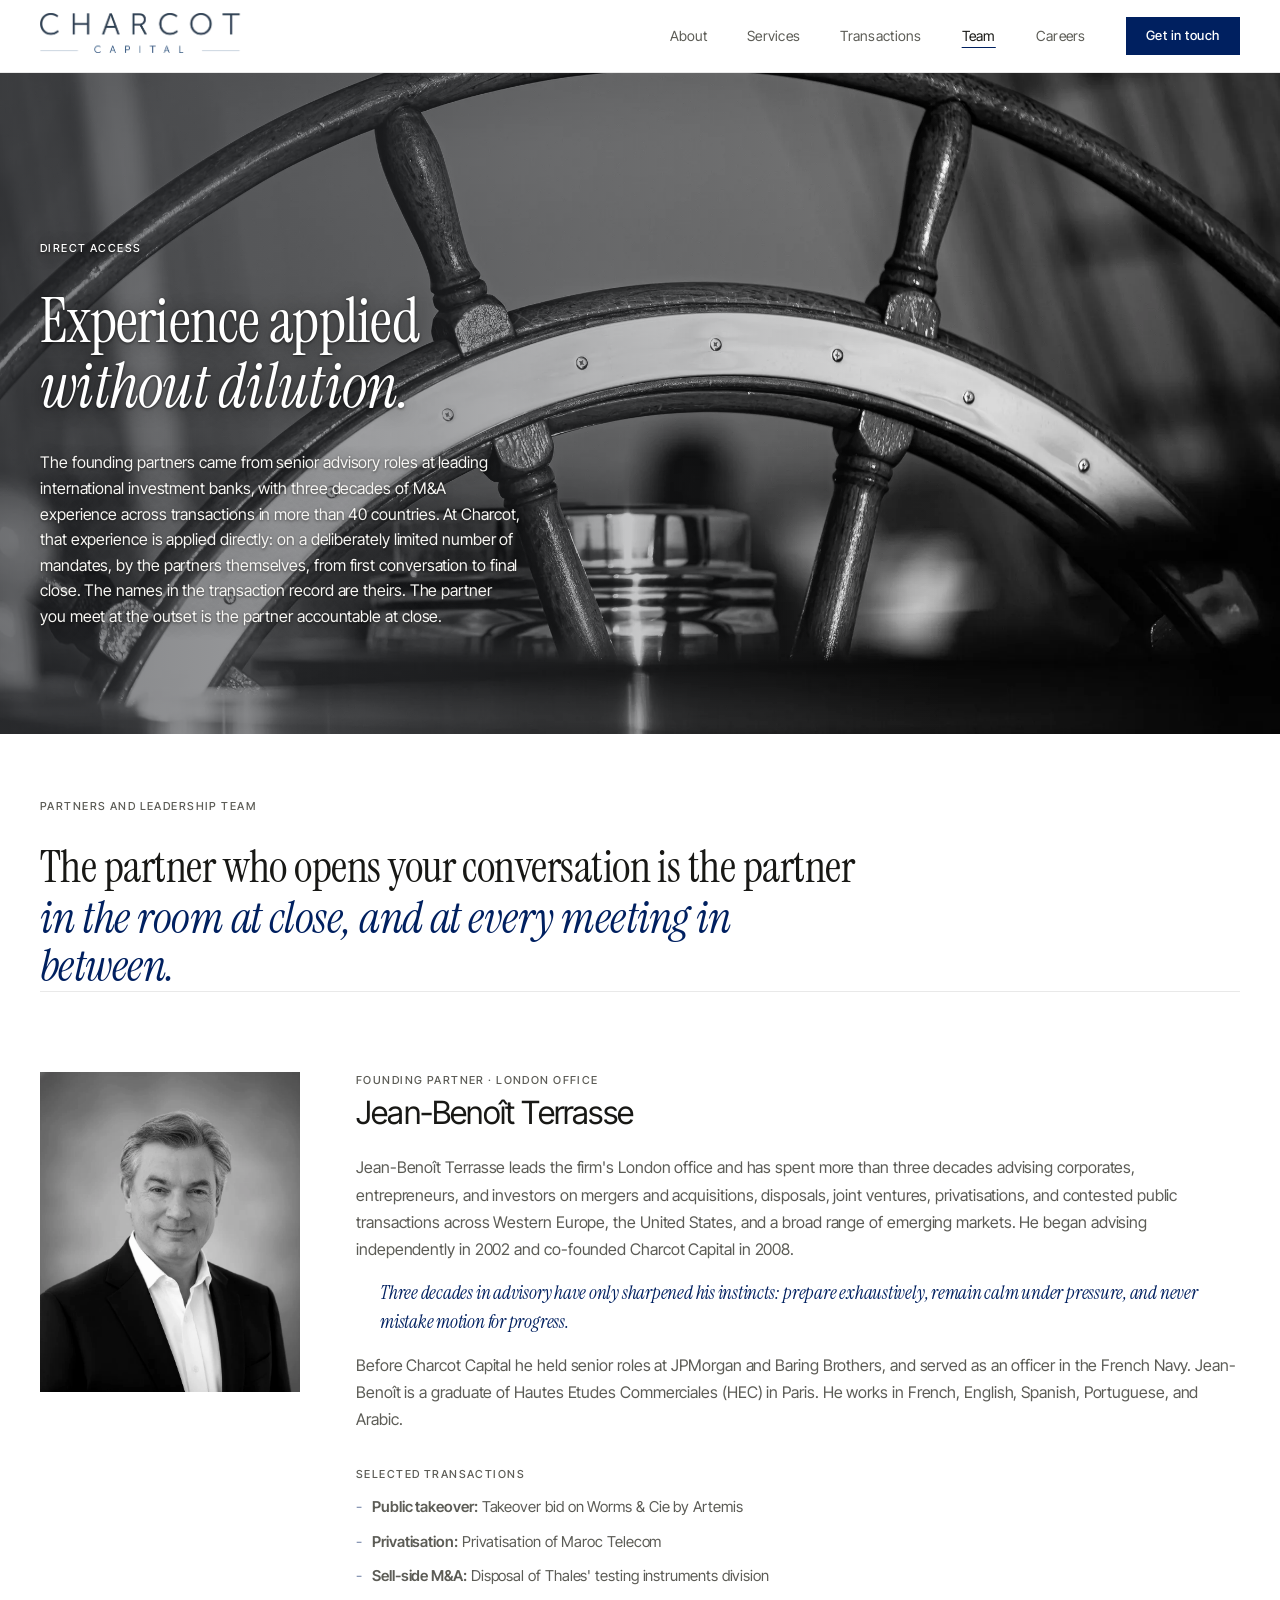
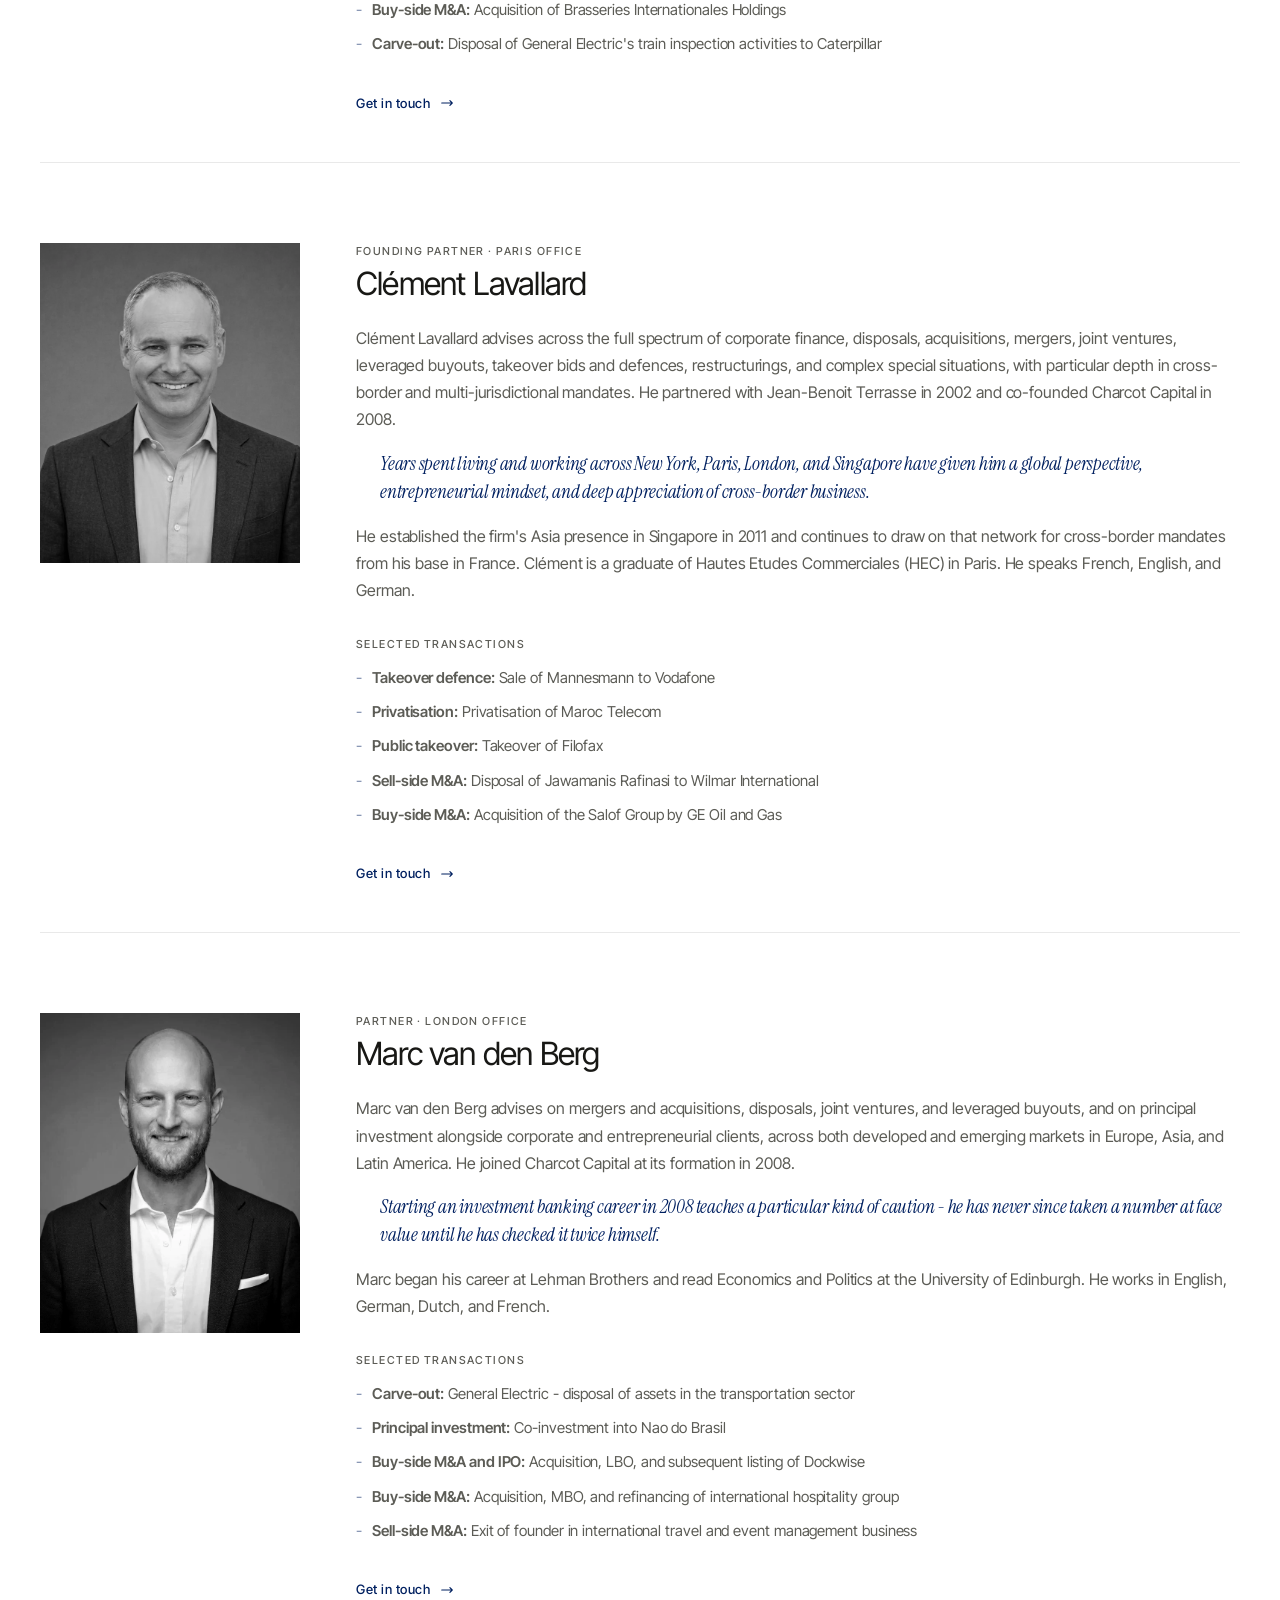
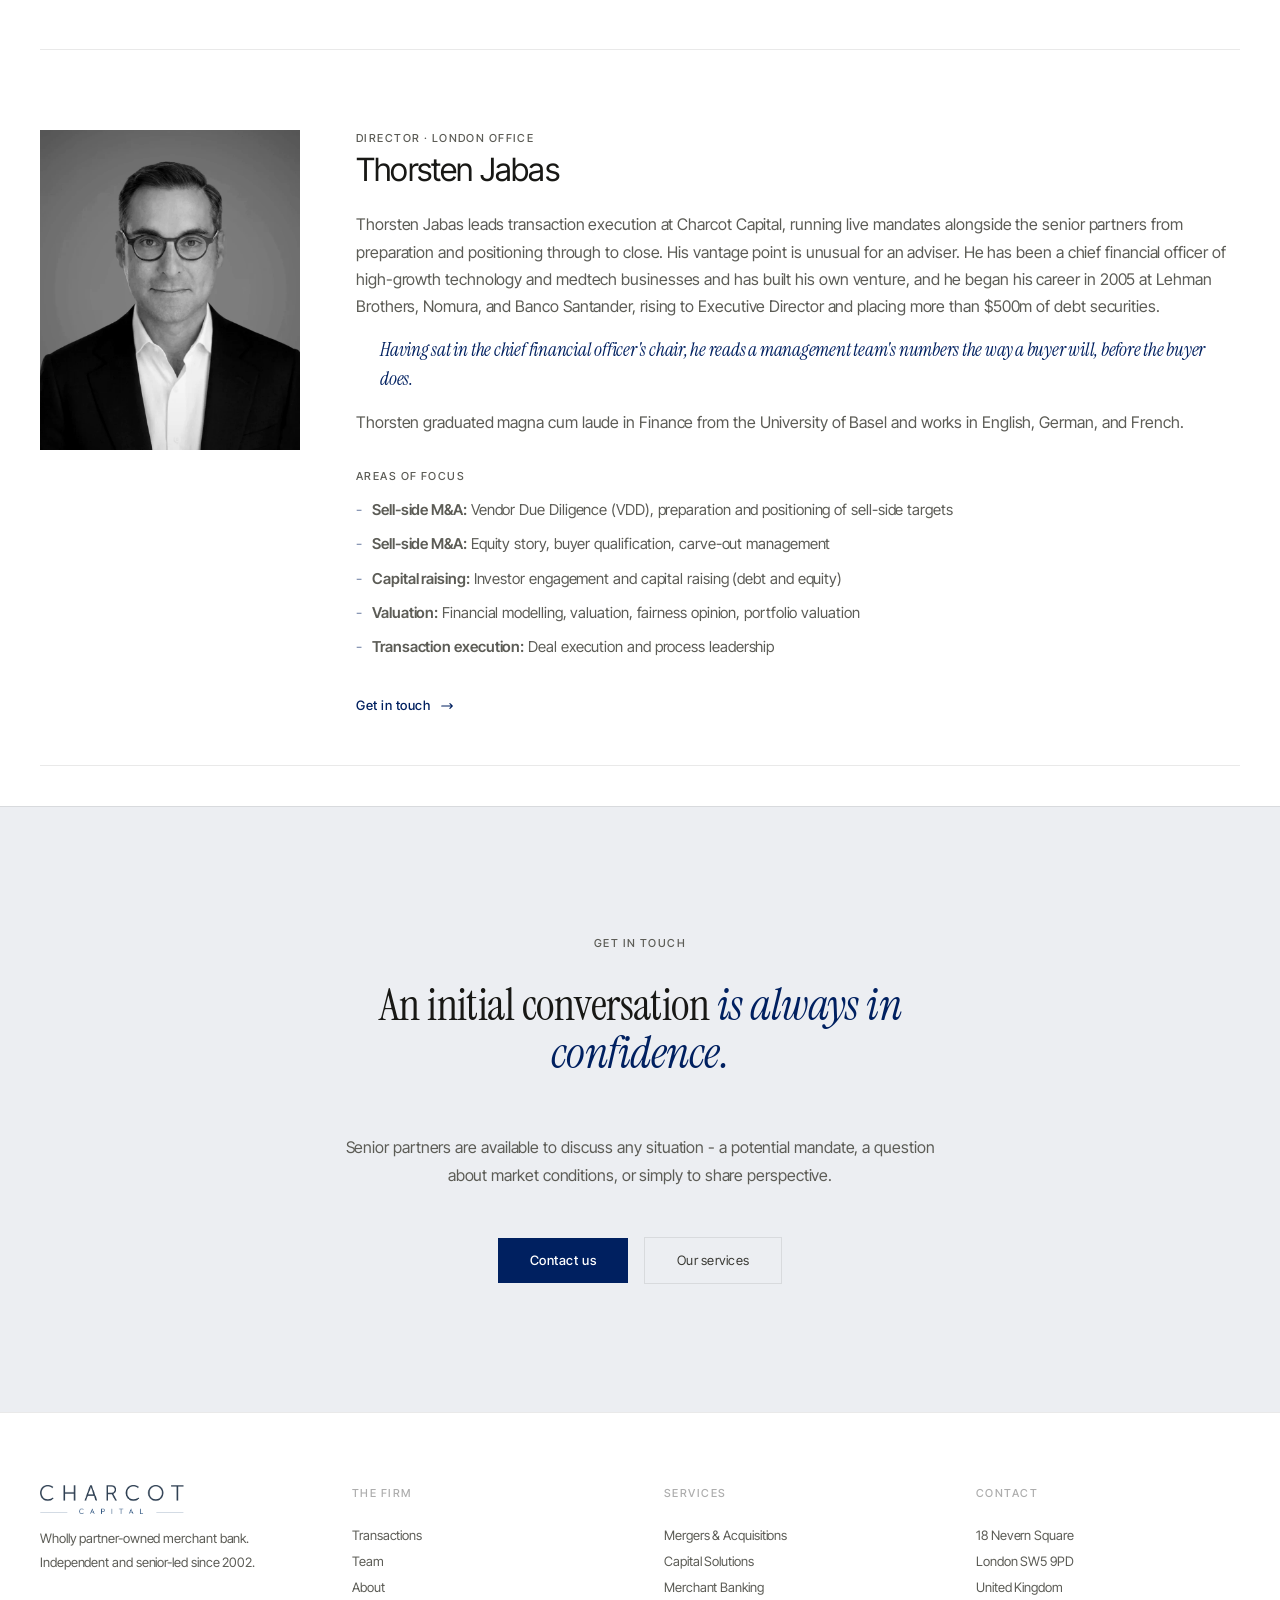
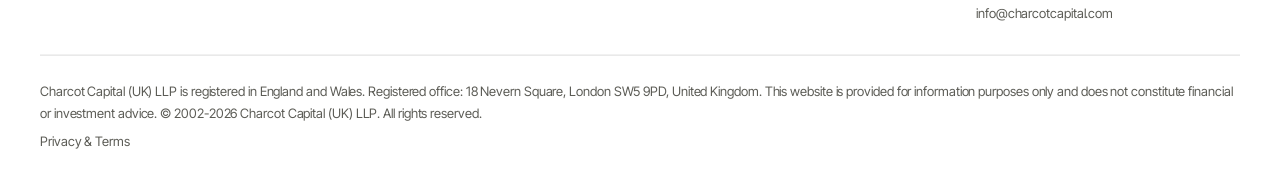
<file: team.html>
<!DOCTYPE html>
<html lang="en">
<head>
  <meta charset="UTF-8" />
  <meta name="viewport" content="width=device-width, initial-scale=1.0" />
  <title>Team - Charcot Capital M&amp;A Partners</title>
  <meta name="description" content="Meet the Charcot Capital partners - senior M&amp;A advisers with three decades of experience across more than 56 transactions in over 40 countries. Every mandate is led personally by a partner." />
  <link rel="canonical" href="https://www.charcotcapital.com/team.html" />
  <link rel="icon" href="image_sources/charcot_logos/charcot_capital_sails_icon.png" />
  <meta property="og:type" content="website" />
  <meta property="og:title" content="Team - Charcot Capital M&amp;A Partners" />
  <meta property="og:description" content="Senior M&amp;A advisers with three decades of experience. Every mandate is led personally by a partner from first conversation to final close." />
  <meta property="og:url" content="https://www.charcotcapital.com/team.html" />
  <meta property="og:image" content="https://www.charcotcapital.com/image_sources/charcot_logos/charcot_logo.webp" />
  <meta name="twitter:card" content="summary_large_image" />
  <meta name="twitter:title" content="Team - Charcot Capital M&amp;A Partners" />
  <meta name="twitter:description" content="Senior M&amp;A advisers with three decades of experience across more than 56 transactions in over 40 countries." />
  <script type="application/ld+json">
  {
    "@context": "https://schema.org",
    "@type": "FinancialService",
    "@id": "https://www.charcotcapital.com/#organization",
    "name": "Charcot Capital",
    "alternateName": "Charcot Capital (UK) LLP",
    "url": "https://www.charcotcapital.com/",
    "logo": "https://www.charcotcapital.com/image_sources/charcot_logos/charcot_logo.webp",
    "image": "https://www.charcotcapital.com/image_sources/charcot_logos/charcot_logo.webp",
    "description": "Charcot Capital is a wholly partner-owned merchant bank and independent investment banking advisory firm, providing mergers and acquisitions (M&A), capital solutions, and merchant banking services to boards, founders, and financial sponsors. Advising independently since 2002.",
    "foundingDate": "2008",
    "founders": [
      { "@type": "Person", "name": "Jean-Benoît Terrasse" },
      { "@type": "Person", "name": "Clément Lavallard" }
    ],
    "areaServed": "Worldwide",
    "knowsAbout": ["Mergers and Acquisitions", "M&A Advisory", "Investment Banking", "Merchant Banking", "Capital Solutions", "Financial Services"],
    "address": [
      {
        "@type": "PostalAddress",
        "streetAddress": "18 Nevern Square",
        "addressLocality": "London",
        "postalCode": "SW5 9PD",
        "addressCountry": "GB"
      },
      {
        "@type": "PostalAddress",
        "streetAddress": "18 rue Las Cases",
        "addressLocality": "Paris",
        "postalCode": "75007",
        "addressCountry": "FR"
      }
    ],
    "email": "info@charcotcapital.com"
  }
  </script>
  <script type="application/ld+json">
  {
    "@context": "https://schema.org",
    "@graph": [
      {
        "@type": "Person",
        "name": "Jean-Benoît Terrasse",
        "jobTitle": "Founding Partner",
        "worksFor": { "@id": "https://www.charcotcapital.com/#organization" },
        "workLocation": { "@type": "Place", "name": "London" },
        "description": "Jean-Benoît Terrasse leads the firm's London office and has spent more than three decades advising corporates, entrepreneurs, and investors on mergers and acquisitions, disposals, joint ventures, privatisations, and contested public transactions across Western Europe, the United States, and a broad range of emerging markets. He began advising independently in 2002 and co-founded Charcot Capital in 2008.",
        "image": "https://www.charcotcapital.com/image_sources/leadership/jeanbenoit.webp"
      },
      {
        "@type": "Person",
        "name": "Clément Lavallard",
        "jobTitle": "Founding Partner",
        "worksFor": { "@id": "https://www.charcotcapital.com/#organization" },
        "workLocation": { "@type": "Place", "name": "Paris" },
        "description": "Clément Lavallard advises across the full spectrum of corporate finance, disposals, acquisitions, mergers, joint ventures, leveraged buyouts, takeover bids and defences, restructurings, and complex special situations, with particular depth in cross-border and multi-jurisdictional mandates. He partnered with Jean-Benoît Terrasse in 2002 and co-founded Charcot Capital in 2008.",
        "image": "https://www.charcotcapital.com/image_sources/leadership/clement.webp"
      },
      {
        "@type": "Person",
        "name": "Marc van den Berg",
        "jobTitle": "Partner",
        "worksFor": { "@id": "https://www.charcotcapital.com/#organization" },
        "workLocation": { "@type": "Place", "name": "London" },
        "description": "Marc van den Berg advises on mergers and acquisitions, disposals, joint ventures, and leveraged buyouts, and on principal investment alongside corporate and entrepreneurial clients, across both developed and emerging markets in Europe, Asia, and Latin America. He joined Charcot Capital at its formation in 2008.",
        "image": "https://www.charcotcapital.com/image_sources/leadership/marc.webp"
      },
      {
        "@type": "Person",
        "name": "Thorsten Jabas",
        "jobTitle": "Director",
        "worksFor": { "@id": "https://www.charcotcapital.com/#organization" },
        "workLocation": { "@type": "Place", "name": "London" },
        "description": "Thorsten Jabas leads transaction execution at Charcot Capital, running live mandates alongside the senior partners from preparation and positioning through to close.",
        "image": "https://www.charcotcapital.com/image_sources/leadership/thorsten.webp"
      }
    ]
  }
  </script>
  <link rel="stylesheet" href="tailwind-utilities.css" />
  <link rel="stylesheet" href="fonts/fonts.css" />
  <style>
    :root {
      --bg: #F5F6F8; --bg-alt: #ECEEF2; --ink: #181815; --ink-mid: #3A3A35;
      --ink-light: #5C5C56; --navy: #002060; --navy-dark: #001540;
      --rule: rgba(20,20,20,0.09); --card-black: #1a1917; --card-navy: #1C2E4A; --card-tan: #E2E5EC;
    }
    *, *::before, *::after { box-sizing: border-box; }
    html { overflow-x: hidden; }
    body { font-family: 'Inter Tight', system-ui, sans-serif; font-weight: 400; color: var(--ink-mid); font-size: 1rem; line-height: 1.52; letter-spacing: -0.005em; background: #fff; margin: 0; padding: 0; }
    h1, h2, h3 { margin: 0; font-weight: inherit; }
    p, ul, li { margin: 0; }
    a { text-decoration: none; }
    .serif { font-family: 'Instrument Serif', Georgia, serif; font-weight: 400; font-style: normal; letter-spacing: -0.012em; line-height: 1.02; }
    .serif-italic { font-family: 'Instrument Serif', Georgia, serif; font-weight: 400; font-style: italic; letter-spacing: -0.012em; line-height: 1.02; }
    .label { font-size: 0.6875rem; font-weight: 500; letter-spacing: 0.13em; text-transform: uppercase; color: var(--ink-light); }
    .nav-link { font-size: 0.875rem; font-weight: 400; letter-spacing: 0.02em; color: var(--ink-light); transition: color 0.15s; }
    .nav-link:hover { color: var(--ink); }
    .nav-link.active { color: var(--ink); text-decoration: underline; text-underline-offset: 6px; text-decoration-thickness: 1px; text-decoration-color: var(--navy); }
    .nav-scrolled { box-shadow: 0 1px 0 var(--rule), 0 4px 24px rgba(20,20,20,0.05); }
    .btn-navy { display: inline-flex; align-items: center; justify-content: center; padding: 0.8125rem 2rem; background: var(--navy); color: #fff; font-size: 0.8125rem; font-weight: 500; letter-spacing: 0.04em; transition: background 0.2s; }
    .btn-navy:hover { background: var(--navy-dark); }
    .btn-ghost { display: inline-flex; align-items: center; justify-content: center; padding: 0.8125rem 2rem; border: 1px solid var(--rule); color: var(--ink-mid); font-size: 0.8125rem; font-weight: 400; letter-spacing: 0.02em; transition: border-color 0.2s, color 0.2s; }
    .btn-ghost:hover { border-color: var(--ink-mid); color: var(--ink); }
    .footer-grid { display: grid; grid-template-columns: 1fr 1fr 1fr 1fr; gap: 3rem; padding-bottom: 1.75rem; border-bottom: 1px solid rgba(20,20,20,0.06); }
    @media (max-width: 1023px) { .footer-grid { grid-template-columns: 1fr 1fr; gap: 2rem; } .footer-grid > div:nth-child(1) { order: 1; } .footer-grid > div:nth-child(2) { order: 4; } .footer-grid > div:nth-child(3) { order: 3; } .footer-grid > div:nth-child(4) { order: 2; } }
    @media (max-width: 639px) { .footer-grid { grid-template-columns: 1fr; } }
    .nav-logo { height: 2.5rem; width: auto; }
    @media (max-width: 767px) { .nav-logo { height: 1.8rem; } .footer-links { line-height: 1.5 !important; } }

    /* Hero: full-bleed photo, text overlaid directly on the image (no white card panel). */
    .hero-section { position: relative; padding-top: 4.5rem; overflow: hidden; min-height: 44rem; background: #0b0c0f; }
    .hero-bg { position: absolute; top: 0; left: 0; right: 0; bottom: 0; z-index: 0; }
    .hero-bg img {
      display: block; width: 100%; height: 100%;
      object-fit: cover; object-position: 78% 32%;
    }
    .hero-overlay {
      position: absolute; inset: 0; z-index: 0; pointer-events: none;
      background: linear-gradient(90deg,
        rgba(52,54,58,0.62) 0%,
        rgba(52,54,58,0.46) 32%,
        rgba(52,54,58,0.22) 56%,
        rgba(52,54,58,0) 74%);
    }
    .hero-text, .hero-text * { text-shadow: 0 1px 3px rgba(0,0,0,0.6), 0 2px 20px rgba(0,0,0,0.45); }
    .hero-content {
      position: relative; z-index: 1; max-width: 88rem; margin: 0 auto;
      padding: clamp(6.5rem, 15vw, 10.5rem) 2.5rem clamp(4.5rem, 9vw, 6.5rem);
    }
    .hero-text { max-width: clamp(28rem, 40vw, 44rem); }
    .hero-title { font-size: clamp(3.25rem, 4.75vw, 5.5rem); line-height: 1.05; margin: 2rem 0; }
    .hero-title .serif, .hero-title .serif-italic { line-height: 1.05; }

    @media (max-width: 1024px) {
      .hero-bg img { object-position: 68% 30%; }
    }
    @media (max-width: 767px) {
      .hero-section { min-height: 34rem; }
      .hero-bg, .hero-overlay { top: 4.5rem; }
      .hero-bg img { object-position: 65% center; }
      .hero-overlay { background: linear-gradient(180deg, rgba(52,54,58,0.62) 0%, rgba(52,54,58,0.46) 40%, rgba(52,54,58,0.28) 62%, rgba(52,54,58,0.14) 80%, rgba(52,54,58,0) 92%); }
      .hero-content { padding: 2.5rem 1.5rem 3rem; }
      .hero-title, .hero-title .serif, .hero-title .serif-italic { font-size: clamp(2.25rem, 9vw, 3rem); line-height: 1.32; }
      .hero-title { margin: 1.5rem 0; }
    }

    /* Bio cards */
    .bio-card {
      display: grid;
      grid-template-columns: 260px 1fr;
      gap: 3.5rem;
      padding: 5rem 0 3rem;
      border-top: 1px solid var(--rule);
      align-items: start;
    }
    .bio-card:last-child { border-bottom: 1px solid var(--rule); }
    @media (max-width: 767px) { .bio-card { grid-template-columns: 1fr; gap: 1.75rem; padding: 4rem 0 2.5rem; } }
    @media (min-width: 768px) and (max-width: 1023px) { .bio-card { grid-template-columns: 200px 1fr; gap: 2.5rem; } }

    .bio-photo img {
      width: 100%; height: 320px;
      object-fit: cover; object-position: center 20%;
      display: block;
      filter: none;
      transition: filter 0.35s;
    }
    .bio-card:hover .bio-photo img { filter: brightness(1.05); }
    @media (max-width: 767px) { .bio-photo img { height: 280px; } }
    @media (min-width: 768px) and (max-width: 1023px) { .bio-photo img { height: 260px; } }

    .bio-tx-item {
      font-size: 0.9375rem; color: var(--ink-light); line-height: 1.75;
      padding-left: 1rem; position: relative;
    }
    .bio-tx-item::before { content: '-'; position: absolute; left: 0; color: var(--navy); opacity: 0.5; }
  </style>
  <script defer src="https://cloud.umami.is/script.js" data-website-id="e6198997-c838-44f2-9e96-fbd3c065b0b0"></script>
</head>
<body>

  <!-- NAV -->
  <nav id="site-nav" class="fixed top-0 left-0 right-0 z-50 transition-shadow duration-300"
       style="background: #fff; border-bottom: 1px solid var(--rule);">
    <div style="max-width: 88rem; margin: 0 auto; padding: 0 2.5rem;">
      <div style="display: flex; align-items: center; justify-content: space-between; height: 4.5rem;">
        <a href="index.html" aria-label="Charcot Capital home">
          <img src="image_sources/charcot_logos/charcot_logo_nav.webp" alt="Charcot Capital" class="nav-logo"  width="927" height="171"/>
        </a>
        <div class="hidden lg:flex items-center" style="gap: 2.5rem;">
          <a href="about.html" class="nav-link">About</a>
          <a href="services.html" class="nav-link">Services</a>
          <a href="transactions.html" class="nav-link">Transactions</a>
          <a href="team.html" class="nav-link active">Team</a>
          <a href="careers.html" class="nav-link">Careers</a>

          <a href="contact.html" class="btn-navy" style="padding: 0.5625rem 1.25rem;">Get in touch</a>
        </div>
        <button id="burger-btn" class="flex lg:hidden" style="background:none;border:none;cursor:pointer;padding:0.25rem;color:var(--ink);" aria-label="Menu" aria-expanded="false">
          <svg id="burger-icon" width="22" height="22" fill="none" viewBox="0 0 24 24" stroke="currentColor" stroke-width="1.5"><path stroke-linecap="round" stroke-linejoin="round" d="M4 6h16M4 12h16M4 18h16"/></svg>
          <svg id="close-icon" width="22" height="22" fill="none" viewBox="0 0 24 24" stroke="currentColor" stroke-width="1.5" style="display:none;"><path stroke-linecap="round" stroke-linejoin="round" d="M6 18L18 6M6 6l12 12"/></svg>
        </button>
      </div>
    </div>
  </nav>

  <!-- MOBILE MENU -->
  <div id="mobile-menu" aria-hidden="true"
       style="position:fixed;top:4.5rem;left:0;right:0;bottom:0;z-index:49;background:#fff;border-top:1px solid var(--rule);overflow-y:auto;transform:translateY(-100%);opacity:0;transition:transform 0.3s ease,opacity 0.3s ease;pointer-events:none;">
    <div style="padding:2rem 2.5rem;">
      <nav style="display:flex;flex-direction:column;">
        <a href="about.html" class="nav-link" style="display:block;padding:1.125rem 0;border-bottom:1px solid var(--rule);">About</a>
        <a href="services.html" class="nav-link" style="display:block;padding:1.125rem 0;border-bottom:1px solid var(--rule);">Services</a>
        <a href="transactions.html" class="nav-link" style="display:block;padding:1.125rem 0;border-bottom:1px solid var(--rule);">Transactions</a>
        <a href="team.html" class="nav-link" style="display:block;padding:1.125rem 0;border-bottom:1px solid var(--rule);">Team</a>
        <a href="careers.html" class="nav-link" style="display:block;padding:1.125rem 0;border-bottom:1px solid var(--rule);">Careers</a>

      </nav>
      <div style="margin-top:2rem;"><a href="contact.html" class="btn-navy" style="width:100%;">Get in touch</a></div>
    </div>
  </div>

  <!-- PAGE HERO -->
  <section class="hero-section">

    <div class="hero-bg" aria-hidden="true">
      <img src="image_sources/team_helm.webp"
           fetchpriority="high" decoding="async"
           alt=""  width="2400" height="1600"/>
    </div>
    <div class="hero-overlay" aria-hidden="true"></div>

    <div class="hero-content">
      <div class="hero-text">
        <p class="label" style="color: #fff; margin-bottom: 1.5rem;">Direct access</p>
        <h1 class="hero-title">
          <span class="serif" style="color: #fff;">Experience applied</span>
          <span class="serif-italic" style="color: #fff;">without dilution.</span>
        </h1>
        <p style="font-size: 1rem; color: #f7f6f3; line-height: 1.6; max-width: 30rem;">
          The founding partners came from senior advisory roles at leading international investment banks, with three decades of M&amp;A experience across transactions in more than 40 countries. At Charcot, that experience is applied directly: on a deliberately limited number of mandates, by the partners themselves, from first conversation to final close. The names in the transaction record are theirs. The partner you meet at the outset is the partner accountable at close.
        </p>
      </div>
    </div>

  </section>

  <!-- LEADERSHIP BIOS -->
  <section style="padding: 0 0 2.5rem; background: #fff;">
    <div style="max-width: 88rem; margin: 0 auto; padding: 0 2.5rem;">

      <!-- Section headline -->
      <div style="padding: 4rem 0 0; max-width: 52rem;">
        <p class="label" style="margin-bottom: 1.5rem;">Partners and leadership team</p>
        <h2>
          <span class="serif" style="font-size: clamp(2.25rem, 3.5vw, 3.5rem); color: var(--ink); line-height: 1.3;">The partner who opens your conversation is the partner </span><span class="serif-italic" style="font-size: clamp(2.25rem, 3.5vw, 3.5rem); color: var(--navy);">in the room at close, and at every meeting in between.</span>
        </h2>
      </div>

      <!-- Jean-Benoit Terrasse -->
      <div class="bio-card">
        <div class="bio-photo">
          <img src="image_sources/leadership/jeanbenoit.webp" alt="Jean-Beno&#xEE;t Terrasse, Founding Partner, Charcot Capital" style="object-position: center 30%;"  width="800" height="966" loading="lazy" />
        </div>
        <div>
          <p class="label" style="margin-bottom: 0.375rem;">Founding Partner &middot; London Office</p>
          <h3 style="font-size: clamp(1.375rem, 2.5vw, 2rem); font-weight: 400; color: var(--ink); letter-spacing: -0.025em; line-height: 1.1; margin-bottom: 1.5rem;">Jean-Beno&#xEE;t Terrasse</h3>
          <div style="display: flex; flex-direction: column; gap: 1rem; margin-bottom: 2rem;">
            <p style="font-size: 1rem; color: var(--ink-light); line-height: 1.7;">Jean-Beno&#xEE;t Terrasse leads the firm's London office and has spent more than three decades advising corporates, entrepreneurs, and investors on mergers and acquisitions, disposals, joint ventures, privatisations, and contested public transactions across Western Europe, the United States, and a broad range of emerging markets. He began advising independently in 2002 and co-founded Charcot Capital in 2008.</p>
            <p class="serif-italic" style="font-size: 1.1875rem; color: var(--navy); line-height: 1.5; padding-left: 1.5rem;">Three decades in advisory have only sharpened his instincts: prepare exhaustively, remain calm under pressure, and never mistake motion for progress.</p>
            <p style="font-size: 1rem; color: var(--ink-light); line-height: 1.7;">Before Charcot Capital he held senior roles at JPMorgan and Baring Brothers, and served as an officer in the French Navy. Jean-Beno&#xEE;t is a graduate of Hautes Etudes Commerciales (HEC) in Paris. He works in French, English, Spanish, Portuguese, and Arabic.</p>
          </div>
          <div style="margin-bottom: 2rem;">
            <p class="label" style="margin-bottom: 0.75rem;">Selected transactions</p>
            <div style="display: flex; flex-direction: column; gap: 0.5rem; margin-top: 0.75rem;">
              <p class="bio-tx-item"><b>Public takeover:</b> Takeover bid on Worms &amp; Cie by Artemis</p>
              <p class="bio-tx-item"><b>Privatisation:</b> Privatisation of Maroc Telecom</p>
              <p class="bio-tx-item"><b>Sell-side M&amp;A:</b> Disposal of Thales' testing instruments division</p>
              <p class="bio-tx-item"><b>Buy-side M&amp;A:</b> Acquisition of Brasseries Internationales Holdings</p>
              <p class="bio-tx-item"><b>Carve-out:</b> Disposal of General Electric's train inspection activities to Caterpillar</p>
            </div>
          </div>
          <a href="contact.html" style="display:inline-flex;align-items:center;gap:0.625rem;font-size:0.8125rem;font-weight:500;letter-spacing:0.04em;color:var(--navy);transition:opacity 0.15s;" onmouseover="this.style.opacity='0.65'" onmouseout="this.style.opacity='1'">
            Get in touch
            <svg width="14" height="14" fill="none" viewBox="0 0 24 24" stroke="currentColor" stroke-width="2"><path stroke-linecap="round" stroke-linejoin="round" d="M17 8l4 4m0 0l-4 4m4-4H3"/></svg>
          </a>
        </div>
      </div>

      <!-- Clement Lavallard -->
      <div class="bio-card">
        <div class="bio-photo">
          <img src="image_sources/leadership/clement.webp" alt="Cl&#xE9;ment Lavallard, Founding Partner, Charcot Capital"  width="698" height="873" loading="lazy" />
        </div>
        <div>
          <p class="label" style="margin-bottom: 0.375rem;">Founding Partner &middot; Paris Office</p>
          <h3 style="font-size: clamp(1.375rem, 2.5vw, 2rem); font-weight: 400; color: var(--ink); letter-spacing: -0.025em; line-height: 1.1; margin-bottom: 1.5rem;">Cl&#xE9;ment Lavallard</h3>
          <div style="display: flex; flex-direction: column; gap: 1rem; margin-bottom: 2rem;">
            <p style="font-size: 1rem; color: var(--ink-light); line-height: 1.7;">Cl&#xE9;ment Lavallard advises across the full spectrum of corporate finance, disposals, acquisitions, mergers, joint ventures, leveraged buyouts, takeover bids and defences, restructurings, and complex special situations, with particular depth in cross-border and multi-jurisdictional mandates. He partnered with Jean-Benoit Terrasse in 2002 and co-founded Charcot Capital in 2008.</p>
            <p class="serif-italic" style="font-size: 1.1875rem; color: var(--navy); line-height: 1.5; padding-left: 1.5rem;">Years spent living and working across New York, Paris, London, and Singapore have given him a global perspective, entrepreneurial mindset, and deep appreciation of cross-border business.</p>
            <p style="font-size: 1rem; color: var(--ink-light); line-height: 1.7;">He established the firm's Asia presence in Singapore in 2011 and continues to draw on that network for cross-border mandates from his base in France. Cl&#xE9;ment is a graduate of Hautes Etudes Commerciales (HEC) in Paris. He speaks French, English, and German.</p>
          </div>
          <div style="margin-bottom: 2rem;">
            <p class="label" style="margin-bottom: 0.75rem;">Selected transactions</p>
            <div style="display: flex; flex-direction: column; gap: 0.5rem; margin-top: 0.75rem;">
              <p class="bio-tx-item"><b>Takeover defence:</b> Sale of Mannesmann to Vodafone</p>
              <p class="bio-tx-item"><b>Privatisation:</b> Privatisation of Maroc Telecom</p>
              <p class="bio-tx-item"><b>Public takeover:</b> Takeover of Filofax</p>
              <p class="bio-tx-item"><b>Sell-side M&amp;A:</b> Disposal of Jawamanis Rafinasi to Wilmar International</p>
              <p class="bio-tx-item"><b>Buy-side M&amp;A:</b> Acquisition of the Salof Group by GE Oil and Gas</p>
            </div>
          </div>
          <a href="contact.html" style="display:inline-flex;align-items:center;gap:0.625rem;font-size:0.8125rem;font-weight:500;letter-spacing:0.04em;color:var(--navy);transition:opacity 0.15s;" onmouseover="this.style.opacity='0.65'" onmouseout="this.style.opacity='1'">
            Get in touch
            <svg width="14" height="14" fill="none" viewBox="0 0 24 24" stroke="currentColor" stroke-width="2"><path stroke-linecap="round" stroke-linejoin="round" d="M17 8l4 4m0 0l-4 4m4-4H3"/></svg>
          </a>
        </div>
      </div>

      <!-- Marc van den Berg -->
      <div class="bio-card">
        <div class="bio-photo">
          <img src="image_sources/leadership/marc.webp" alt="Marc van den Berg, Partner, Charcot Capital"  width="698" height="873" loading="lazy" />
        </div>
        <div>
          <p class="label" style="margin-bottom: 0.375rem;">Partner &middot; London Office</p>
          <h3 style="font-size: clamp(1.375rem, 2.5vw, 2rem); font-weight: 400; color: var(--ink); letter-spacing: -0.025em; line-height: 1.1; margin-bottom: 1.5rem;">Marc van den Berg</h3>
          <div style="display: flex; flex-direction: column; gap: 1rem; margin-bottom: 2rem;">
            <p style="font-size: 1rem; color: var(--ink-light); line-height: 1.7;">Marc van den Berg advises on mergers and acquisitions, disposals, joint ventures, and leveraged buyouts, and on principal investment alongside corporate and entrepreneurial clients, across both developed and emerging markets in Europe, Asia, and Latin America. He joined Charcot Capital at its formation in 2008.</p>
            <p class="serif-italic" style="font-size: 1.1875rem; color: var(--navy); line-height: 1.5; padding-left: 1.5rem;">Starting an investment banking career in 2008 teaches a particular kind of caution - he has never since taken a number at face value until he has checked it twice himself.</p>
            <p style="font-size: 1rem; color: var(--ink-light); line-height: 1.7;">Marc began his career at Lehman Brothers and read Economics and Politics at the University of Edinburgh. He works in English, German, Dutch, and French.</p>
          </div>
          <div style="margin-bottom: 2rem;">
            <p class="label" style="margin-bottom: 0.75rem;">Selected transactions</p>
            <div style="display: flex; flex-direction: column; gap: 0.5rem; margin-top: 0.75rem;">
              <p class="bio-tx-item"><b>Carve-out:</b> General Electric - disposal of assets in the transportation sector</p>
              <p class="bio-tx-item"><b>Principal investment:</b> Co-investment into Nao do Brasil</p>
              <p class="bio-tx-item"><b>Buy-side M&amp;A and IPO:</b> Acquisition, LBO, and subsequent listing of Dockwise</p>
              <p class="bio-tx-item"><b>Buy-side M&amp;A:</b> Acquisition, MBO, and refinancing of international hospitality group</p>
              <p class="bio-tx-item"><b>Sell-side M&amp;A:</b> Exit of founder in international travel and event management business</p>
            </div>
          </div>
          <a href="contact.html" style="display:inline-flex;align-items:center;gap:0.625rem;font-size:0.8125rem;font-weight:500;letter-spacing:0.04em;color:var(--navy);transition:opacity 0.15s;" onmouseover="this.style.opacity='0.65'" onmouseout="this.style.opacity='1'">
            Get in touch
            <svg width="14" height="14" fill="none" viewBox="0 0 24 24" stroke="currentColor" stroke-width="2"><path stroke-linecap="round" stroke-linejoin="round" d="M17 8l4 4m0 0l-4 4m4-4H3"/></svg>
          </a>
        </div>
      </div>

      <!-- Thorsten Jabas -->
      <div class="bio-card">
        <div class="bio-photo">
          <img src="image_sources/leadership/thorsten.webp" alt="Thorsten Jabas, Director, Charcot Capital" style="object-position: center 30%;"  width="800" height="1001" loading="lazy" />
        </div>
        <div>
          <p class="label" style="margin-bottom: 0.375rem;">Director &middot; London Office</p>
          <h3 style="font-size: clamp(1.375rem, 2.5vw, 2rem); font-weight: 400; color: var(--ink); letter-spacing: -0.025em; line-height: 1.1; margin-bottom: 1.5rem;">Thorsten Jabas</h3>
          <div style="display: flex; flex-direction: column; gap: 1rem; margin-bottom: 2rem;">
            <p style="font-size: 1rem; color: var(--ink-light); line-height: 1.7;">Thorsten Jabas leads transaction execution at Charcot Capital, running live mandates alongside the senior partners from preparation and positioning through to close. His vantage point is unusual for an adviser. He has been a chief financial officer of high-growth technology and medtech businesses and has built his own venture, and he began his career in 2005 at Lehman Brothers, Nomura, and Banco Santander, rising to Executive Director and placing more than $500m of debt securities.</p>
            <p class="serif-italic" style="font-size: 1.1875rem; color: var(--navy); line-height: 1.5; padding-left: 1.5rem;">Having sat in the chief financial officer's chair, he reads a management team's numbers the way a buyer will, before the buyer does.</p>
            <p style="font-size: 1rem; color: var(--ink-light); line-height: 1.7;">Thorsten graduated magna cum laude in Finance from the University of Basel and works in English, German, and French.</p>
          </div>
          <div style="margin-bottom: 2rem;">
            <p class="label" style="margin-bottom: 0.75rem;">Areas of focus</p>
            <div style="display: flex; flex-direction: column; gap: 0.5rem; margin-top: 0.75rem;">
              <p class="bio-tx-item"><b>Sell-side M&amp;A:</b> Vendor Due Diligence (VDD), preparation and positioning of sell-side targets</p>
              <p class="bio-tx-item"><b>Sell-side M&amp;A:</b> Equity story, buyer qualification, carve-out management</p>
              <p class="bio-tx-item"><b>Capital raising:</b> Investor engagement and capital raising (debt and equity)</p>
              <p class="bio-tx-item"><b>Valuation:</b> Financial modelling, valuation, fairness opinion, portfolio valuation</p>
              <p class="bio-tx-item"><b>Transaction execution:</b> Deal execution and process leadership</p>
            </div>
          </div>
          <a href="contact.html" style="display:inline-flex;align-items:center;gap:0.625rem;font-size:0.8125rem;font-weight:500;letter-spacing:0.04em;color:var(--navy);transition:opacity 0.15s;" onmouseover="this.style.opacity='0.65'" onmouseout="this.style.opacity='1'">
            Get in touch
            <svg width="14" height="14" fill="none" viewBox="0 0 24 24" stroke="currentColor" stroke-width="2"><path stroke-linecap="round" stroke-linejoin="round" d="M17 8l4 4m0 0l-4 4m4-4H3"/></svg>
          </a>
        </div>
      </div>

    </div>
  </section>

  <!-- CTA -->
  <section style="background: var(--bg-alt); border-top: 1px solid var(--rule);">
    <div style="max-width: 44rem; margin: 0 auto; padding: 8rem 2.5rem; text-align: center;">
      <p class="label" style="margin-bottom: 2rem;">Get in touch</p>
      <h2 style="margin-bottom: 3.5rem;">
        <span class="serif" style="font-size: clamp(2.25rem, 3.5vw, 3.5rem); color: var(--ink);">An initial conversation </span>
        <span class="serif-italic" style="font-size: clamp(2.25rem, 3.5vw, 3.5rem); color: var(--navy);">is always in confidence.</span>
      </h2>
      <p style="font-size: 1rem; color: var(--ink-light); line-height: 1.7; margin-bottom: 3rem;">Senior partners are available to discuss any situation - a potential mandate, a question about market conditions, or simply to share perspective.</p>
      <div style="display: flex; flex-wrap: wrap; gap: 1rem; align-items: center; justify-content: center;">
        <a href="contact.html" class="btn-navy">Contact us</a>
        <a href="services.html" class="btn-ghost">Our services</a>
      </div>
    </div>
  </section>

  <!-- FOOTER -->
  <footer style="background: #fff; border-top: 1px solid var(--rule); padding: 4.5rem 0 0;">
    <div style="max-width: 88rem; margin: 0 auto; padding: 0 2.5rem;">
      <div class="footer-grid">
        <div>
          <img src="image_sources/charcot_logos/charcot_logo_footer.webp" alt="Charcot Capital" style="height:1.8rem; width:auto; display:block; margin-bottom:0.75rem;"  width="927" height="171" loading="lazy" />
          <p style="font-size:0.8125rem;color:var(--ink-light);line-height:1.85;max-width:18rem;">Wholly partner-owned merchant bank. Independent and senior-led since 2002.</p>
        </div>
        <div>
          <p class="label" style="color:rgba(20,20,20,0.35);margin-bottom:1.25rem;">The firm</p>
          <div class="footer-links" style="line-height:2;">
            <a href="transactions.html" style="display:block;font-size:0.8125rem;color:var(--ink-light);transition:color 0.15s;" onmouseover="this.style.color='var(--ink)'" onmouseout="this.style.color='var(--ink-light)'">Transactions</a>
            <a href="team.html" style="display:block;font-size:0.8125rem;color:var(--ink-light);transition:color 0.15s;" onmouseover="this.style.color='var(--ink)'" onmouseout="this.style.color='var(--ink-light)'">Team</a>
            <a href="about.html" style="display:block;font-size:0.8125rem;color:var(--ink-light);transition:color 0.15s;" onmouseover="this.style.color='var(--ink)'" onmouseout="this.style.color='var(--ink-light)'">About</a>
          </div>
        </div>
        <div>
          <p class="label" style="color:rgba(20,20,20,0.35);margin-bottom:1.25rem;">Services</p>
          <div class="footer-links" style="line-height:2;">
            <a href="services.html#pane-ma" style="display:block;font-size:0.8125rem;color:var(--ink-light);transition:color 0.15s;" onmouseover="this.style.color='var(--ink)'" onmouseout="this.style.color='var(--ink-light)'">Mergers &amp; Acquisitions</a>
            <a href="services.html#pane-capital" style="display:block;font-size:0.8125rem;color:var(--ink-light);transition:color 0.15s;" onmouseover="this.style.color='var(--ink)'" onmouseout="this.style.color='var(--ink-light)'">Capital Solutions</a>
            <a href="services.html#pane-merchant" style="display:block;font-size:0.8125rem;color:var(--ink-light);transition:color 0.15s;" onmouseover="this.style.color='var(--ink)'" onmouseout="this.style.color='var(--ink-light)'">Merchant Banking</a>
          </div>
        </div>
        <div>
          <p class="label" style="color:rgba(20,20,20,0.35);margin-bottom:1.25rem;">Contact</p>
          <address class="footer-links" style="font-style:normal;font-size:0.8125rem;color:var(--ink-light);line-height:2;">
            18 Nevern Square<br>London SW5 9PD<br>United Kingdom<br>
            <a href="mailto:info@charcotcapital.com" style="color:var(--ink-light);transition:color 0.15s;" onmouseover="this.style.color='var(--ink)'" onmouseout="this.style.color='var(--ink-light)'">info@charcotcapital.com</a>
          </address>
        </div>
      </div>
      <div style="display:flex;flex-direction:column;gap:0.5rem;padding:1.5rem 0;border-top:1px solid var(--rule);margin-top:0;">
        <p style="font-size:0.8125rem;color:var(--ink-light);line-height:1.7;">Charcot Capital (UK) LLP is registered in England and Wales. Registered office: 18 Nevern Square, London SW5 9PD, United Kingdom. This website is provided for information purposes only and does not constitute financial or investment advice. &copy; 2002-<span id="copyright-year">2026</span> Charcot Capital (UK) LLP. All rights reserved.</p>
        <div style="display:flex;align-items:center;justify-content:space-between;flex-wrap:wrap;gap:1rem;">
          <a href="privacy.html" style="font-size:0.8125rem;color:var(--ink-light);transition:color 0.15s;" onmouseover="this.style.color='var(--ink)'" onmouseout="this.style.color='var(--ink-light)'">Privacy &amp; Terms</a>
        </div>
      </div>
    </div>
  </footer>

  <script>
    document.getElementById('copyright-year').textContent=new Date().getFullYear();
    const nav=document.getElementById('site-nav');
    window.addEventListener('scroll',()=>{nav.classList.toggle('nav-scrolled',window.scrollY>10);},{passive:true});
    const burgerBtn=document.getElementById('burger-btn'),mob=document.getElementById('mobile-menu'),bi=document.getElementById('burger-icon'),ci=document.getElementById('close-icon');
    let open=false;
    function openM(){open=true;mob.style.transform='translateY(0)';mob.style.opacity='1';mob.style.pointerEvents='auto';mob.setAttribute('aria-hidden','false');burgerBtn.setAttribute('aria-expanded','true');bi.style.display='none';ci.style.display='block';document.body.style.overflow='hidden';}
    function closeM(){open=false;mob.style.transform='translateY(-100%)';mob.style.opacity='0';mob.style.pointerEvents='none';mob.setAttribute('aria-hidden','true');burgerBtn.setAttribute('aria-expanded','false');bi.style.display='block';ci.style.display='none';document.body.style.overflow='';}
    burgerBtn.addEventListener('click',()=>open?closeM():openM());
    mob.querySelectorAll('a').forEach(l=>l.addEventListener('click',closeM));
    window.addEventListener('resize',()=>{if(window.innerWidth>=1024&&open)closeM();});
  </script>

</body>
</html>
</file>
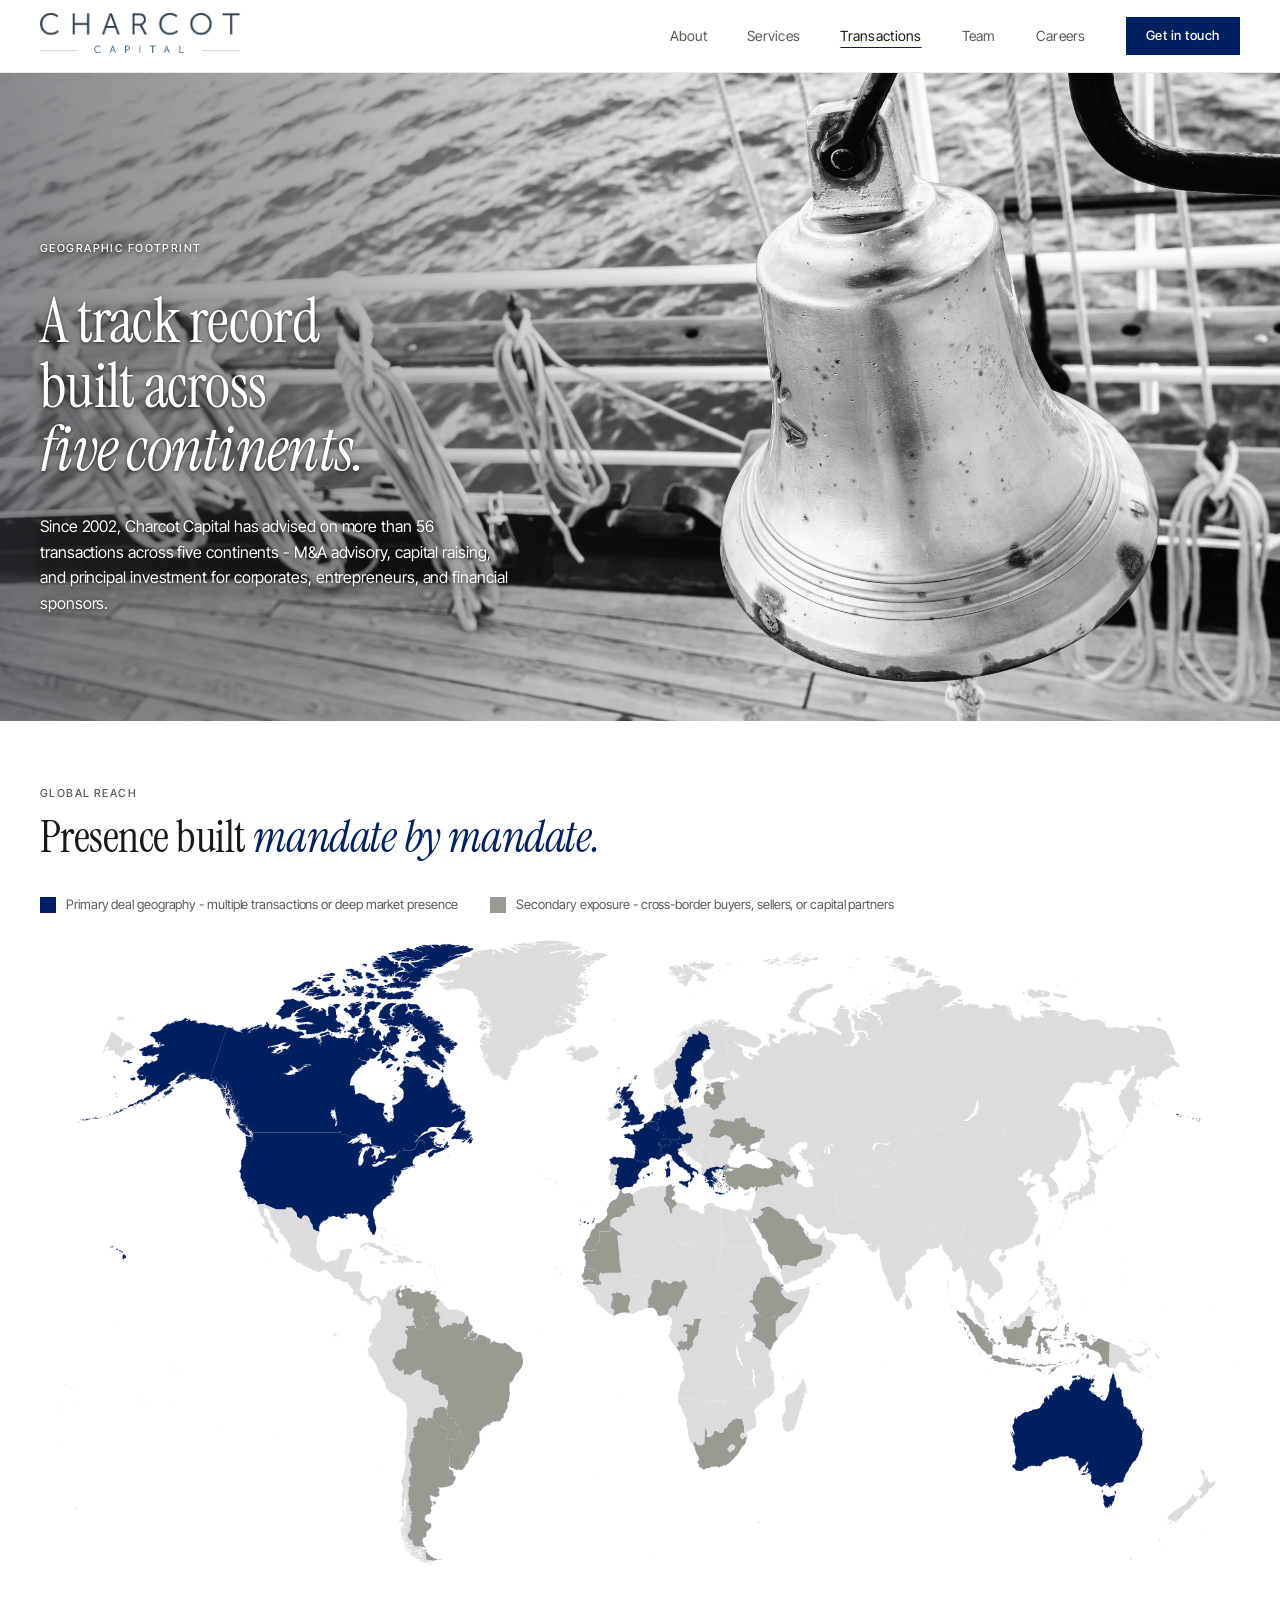
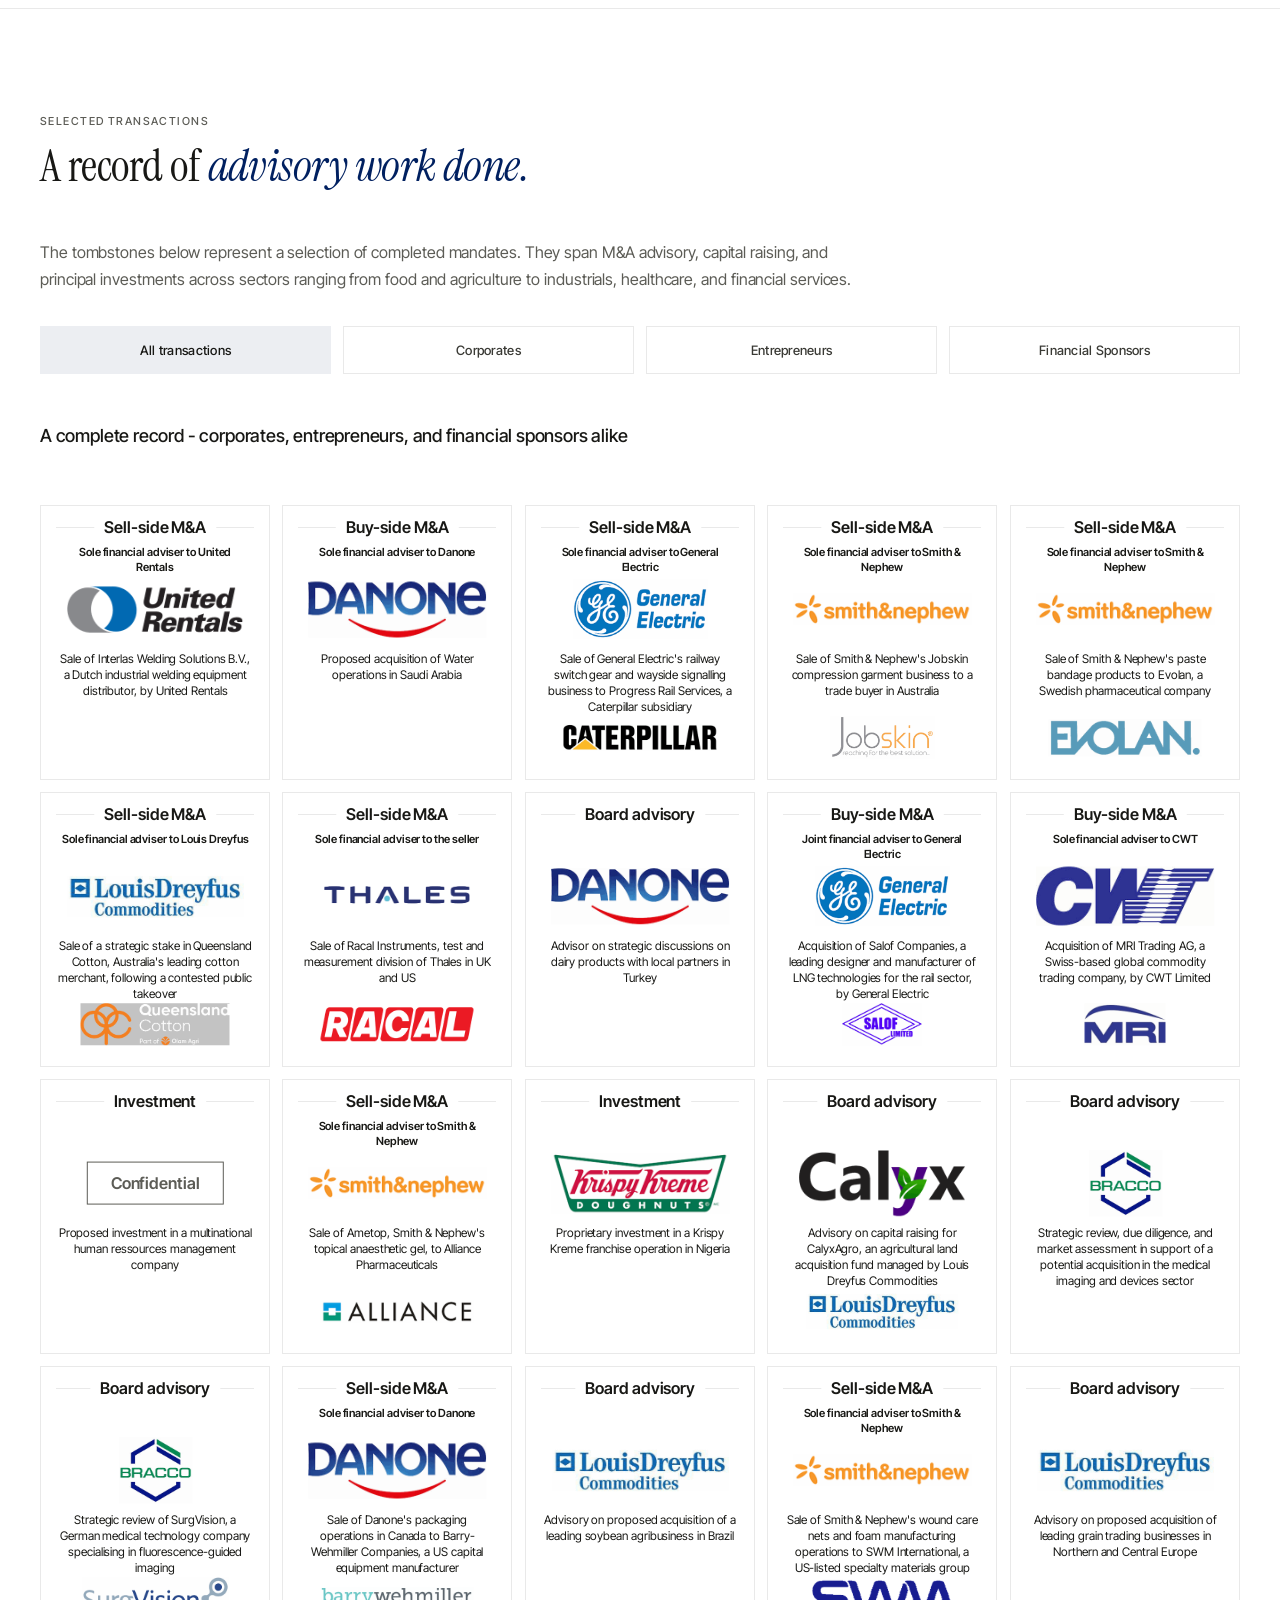
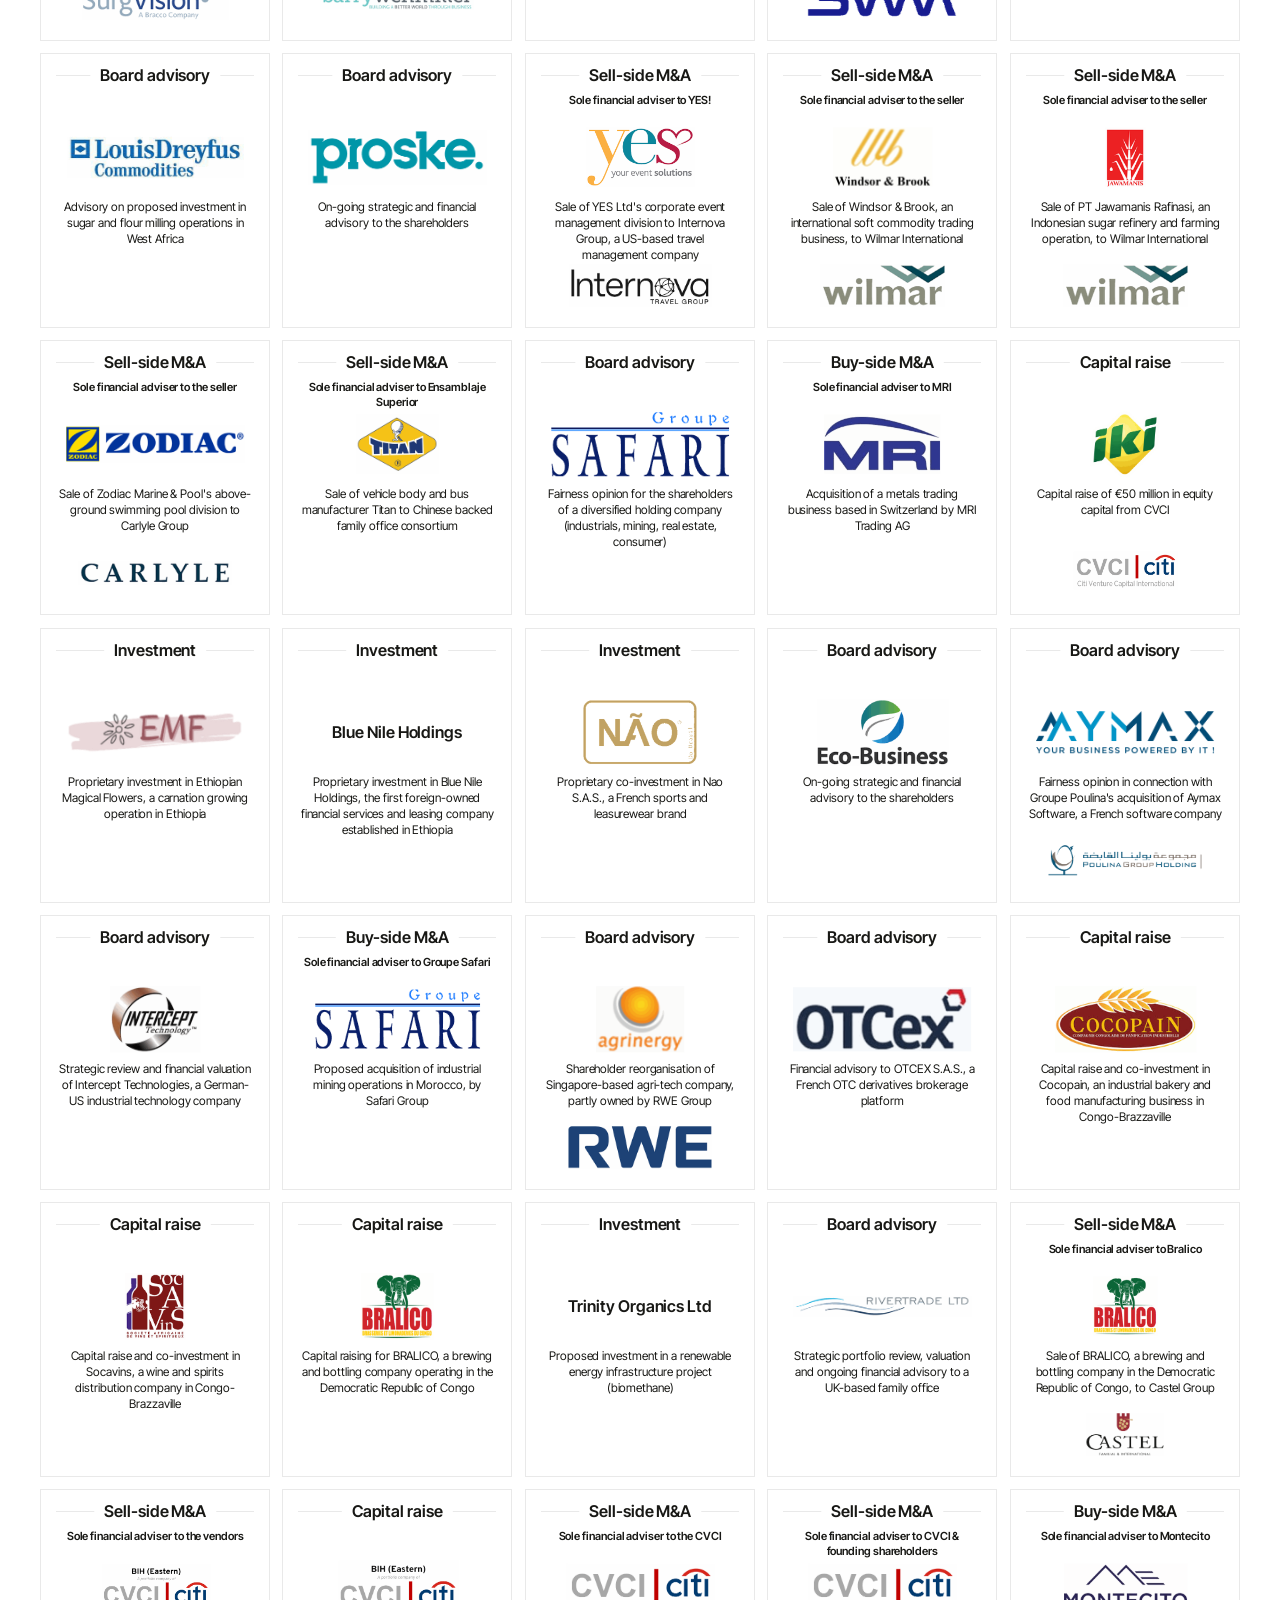
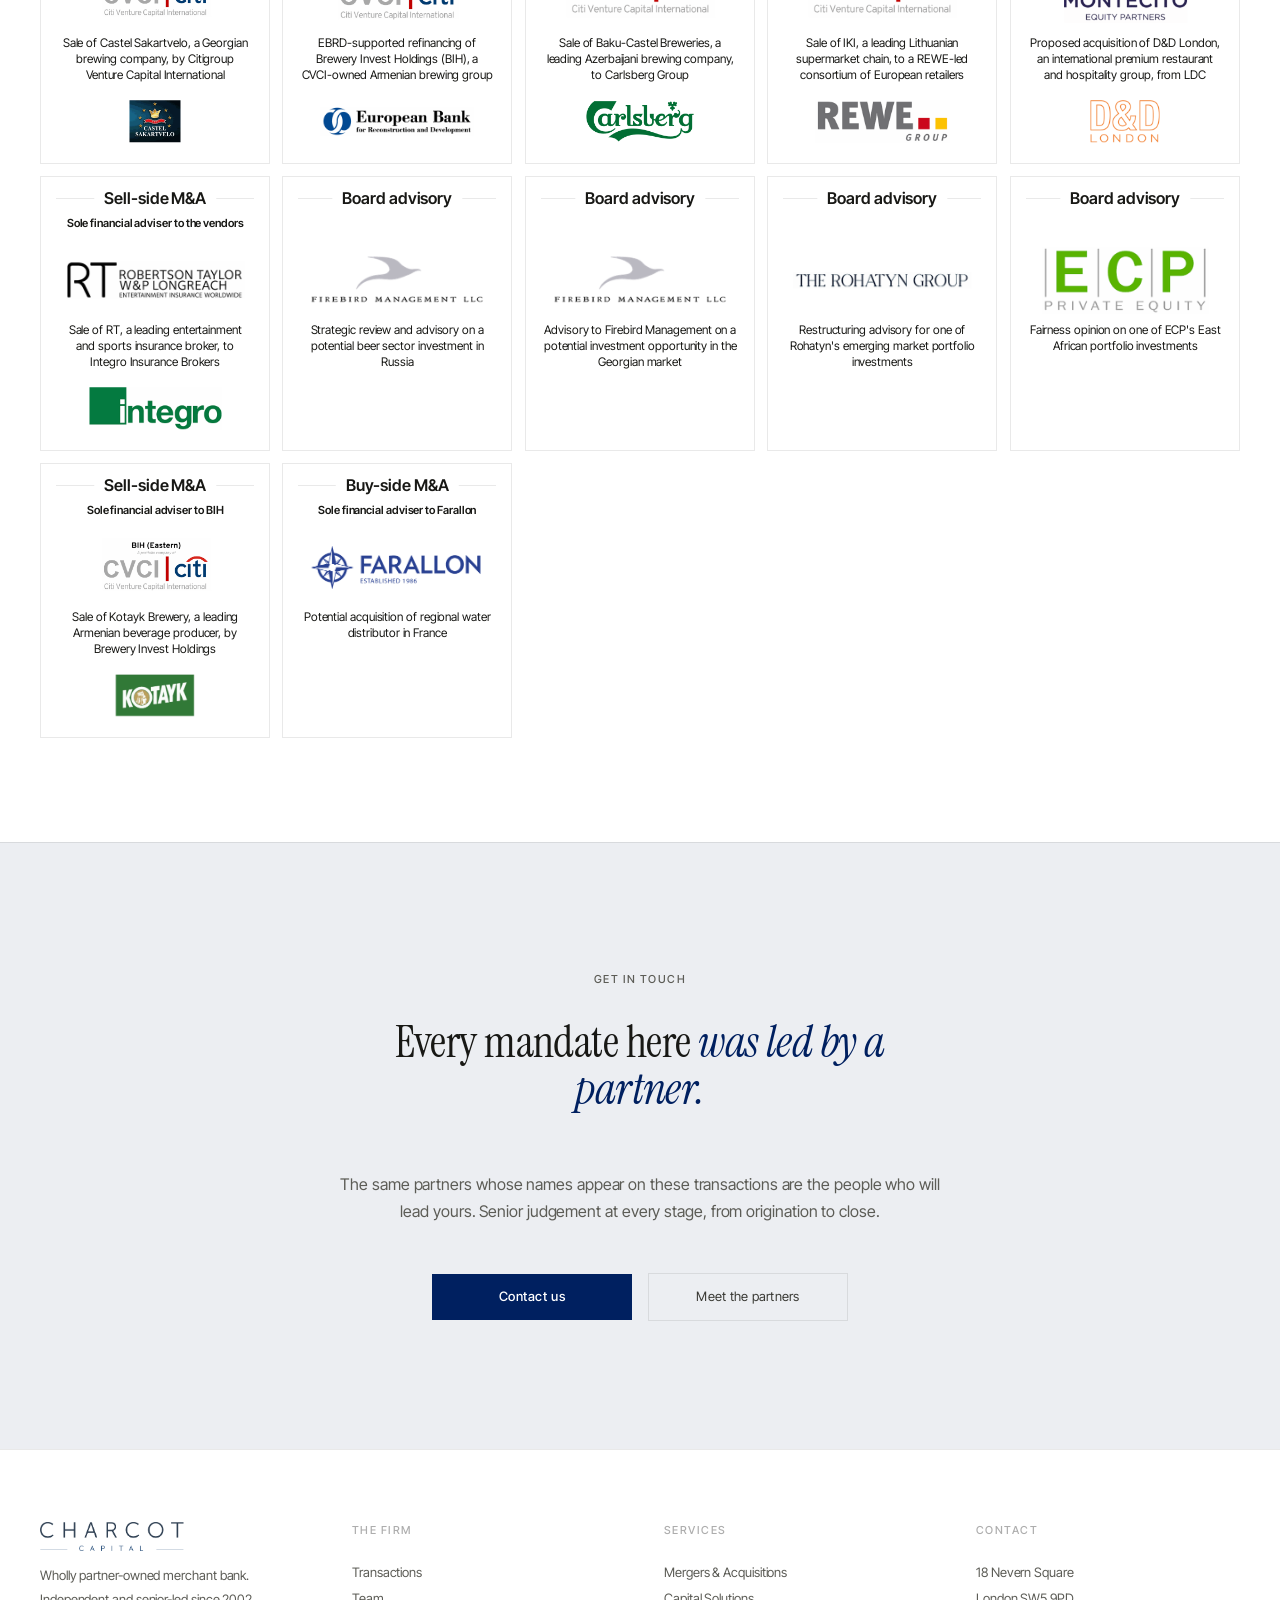
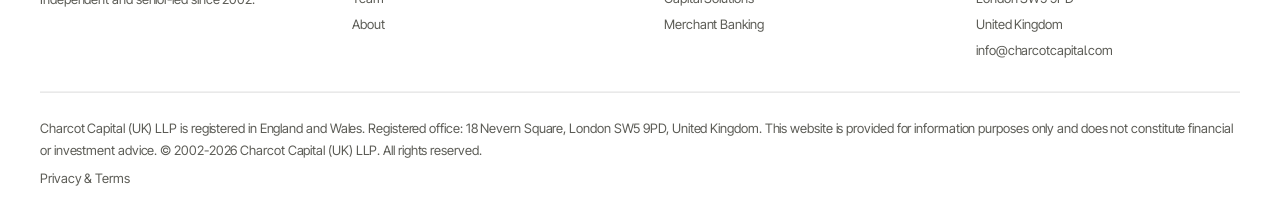
<file: transactions.html>
<!DOCTYPE html>
<html lang="en">
<head>
  <meta charset="UTF-8" />
  <meta name="viewport" content="width=device-width, initial-scale=1.0" />
  <title>Transaction Track Record: 56+ Mandates, 5 Continents - Charcot Capital</title>
  <meta name="description" content="Charcot Capital's track record spans more than 56 completed transactions across five continents since 2002 - from mid-market M&amp;A to complex cross-border deals across Europe, the Americas, Africa, Asia, and Australia." />
  <link rel="canonical" href="https://www.charcotcapital.com/transactions.html" />
  <link rel="icon" href="image_sources/charcot_logos/charcot_capital_sails_icon.png" />
  <meta property="og:type" content="website" />
  <meta property="og:title" content="Transaction Track Record - Charcot Capital" />
  <meta property="og:description" content="56+ completed mandates across five continents. M&amp;A advisory, capital solutions, and co-investment for blue-chip corporates, entrepreneurs, and financial sponsors." />
  <meta property="og:url" content="https://www.charcotcapital.com/transactions.html" />
  <meta property="og:image" content="https://www.charcotcapital.com/image_sources/charcot_logos/charcot_logo.webp" />
  <meta name="twitter:card" content="summary_large_image" />
  <meta name="twitter:title" content="Transaction Track Record - Charcot Capital" />
  <meta name="twitter:description" content="56+ completed mandates across five continents since 2002." />
  <script type="application/ld+json">
  {
    "@context": "https://schema.org",
    "@type": "FinancialService",
    "@id": "https://www.charcotcapital.com/#organization",
    "name": "Charcot Capital",
    "alternateName": "Charcot Capital (UK) LLP",
    "url": "https://www.charcotcapital.com/",
    "logo": "https://www.charcotcapital.com/image_sources/charcot_logos/charcot_logo.webp",
    "image": "https://www.charcotcapital.com/image_sources/charcot_logos/charcot_logo.webp",
    "description": "Charcot Capital is a wholly partner-owned merchant bank and independent investment banking advisory firm, providing mergers and acquisitions (M&A), capital solutions, and merchant banking services to boards, founders, and financial sponsors. Advising independently since 2002.",
    "foundingDate": "2008",
    "founders": [
      { "@type": "Person", "name": "Jean-Benoît Terrasse" },
      { "@type": "Person", "name": "Clément Lavallard" }
    ],
    "areaServed": "Worldwide",
    "knowsAbout": ["Mergers and Acquisitions", "M&A Advisory", "Investment Banking", "Merchant Banking", "Capital Solutions", "Financial Services"],
    "address": [
      {
        "@type": "PostalAddress",
        "streetAddress": "18 Nevern Square",
        "addressLocality": "London",
        "postalCode": "SW5 9PD",
        "addressCountry": "GB"
      },
      {
        "@type": "PostalAddress",
        "streetAddress": "18 rue Las Cases",
        "addressLocality": "Paris",
        "postalCode": "75007",
        "addressCountry": "FR"
      }
    ],
    "email": "info@charcotcapital.com"
  }
  </script>
  <link rel="stylesheet" href="tailwind-utilities.css" />
  <link rel="stylesheet" href="fonts/fonts.css" />
  <style>
    :root {
      --bg: #F5F6F8; --bg-alt: #ECEEF2; --ink: #181815; --ink-mid: #3A3A35;
      --ink-light: #5C5C56; --navy: #002060; --navy-dark: #001540;
      --rule: rgba(20,20,20,0.09); --card-black: #1a1917; --card-navy: #1C2E4A; --card-tan: #E2E5EC;
    }
    *, *::before, *::after { box-sizing: border-box; }
    html { overflow-x: hidden; }
    body { font-family: 'Inter Tight', system-ui, sans-serif; font-weight: 400; color: var(--ink-mid); font-size: 1rem; line-height: 1.52; letter-spacing: -0.005em; background: #fff; margin: 0; padding: 0; }
    h1, h2, h3 { margin: 0; font-weight: inherit; }
    p, ul, li { margin: 0; }
    a { text-decoration: none; }
    .serif { font-family: 'Instrument Serif', Georgia, serif; font-weight: 400; font-style: normal; letter-spacing: -0.012em; line-height: 1.02; }
    .serif-italic { font-family: 'Instrument Serif', Georgia, serif; font-weight: 400; font-style: italic; letter-spacing: -0.012em; line-height: 1.02; }
    .label { font-size: 0.6875rem; font-weight: 500; letter-spacing: 0.13em; text-transform: uppercase; color: var(--ink-light); }
    .nav-link { font-size: 0.875rem; font-weight: 400; letter-spacing: 0.02em; color: var(--ink-light); transition: color 0.15s; }
    .nav-link:hover { color: var(--ink); }
    .nav-link.active { color: var(--ink); text-decoration: underline; text-underline-offset: 6px; text-decoration-thickness: 1px; text-decoration-color: var(--navy); }
    .nav-scrolled { box-shadow: 0 1px 0 var(--rule), 0 4px 24px rgba(20,20,20,0.05); }
    .btn-navy { display: inline-flex; align-items: center; justify-content: center; padding: 0.8125rem 2rem; background: var(--navy); color: #fff; font-size: 0.8125rem; font-weight: 500; letter-spacing: 0.04em; transition: background 0.2s; }
    .btn-navy:hover { background: var(--navy-dark); }
    .btn-ghost { display: inline-flex; align-items: center; justify-content: center; padding: 0.8125rem 2rem; border: 1px solid var(--rule); color: var(--ink-mid); font-size: 0.8125rem; font-weight: 400; letter-spacing: 0.02em; transition: border-color 0.2s, color 0.2s; }
    .btn-ghost:hover { border-color: var(--ink-mid); color: var(--ink); }
    .footer-grid { display: grid; grid-template-columns: 1fr 1fr 1fr 1fr; gap: 3rem; padding-bottom: 1.75rem; border-bottom: 1px solid rgba(20,20,20,0.06); }
    @media (max-width: 1023px) { .footer-grid { grid-template-columns: 1fr 1fr; gap: 2rem; } .footer-grid > div:nth-child(1) { order: 1; } .footer-grid > div:nth-child(2) { order: 4; } .footer-grid > div:nth-child(3) { order: 3; } .footer-grid > div:nth-child(4) { order: 2; } }
    @media (max-width: 639px) { .footer-grid { grid-template-columns: 1fr; } }
    .nav-logo { height: 2.5rem; width: auto; }
    @media (max-width: 767px) { .nav-logo { height: 1.8rem; } .footer-links { line-height: 1.5 !important; } }

    /* Tombstones */
    .tombstone-grid { display: grid; grid-template-columns: repeat(5,1fr); gap: 0.75rem; }
    @media (max-width: 1279px) { .tombstone-grid { grid-template-columns: repeat(4,1fr); } }
    @media (max-width: 1023px) { .tombstone-grid { grid-template-columns: repeat(3,1fr); } }
    @media (max-width: 639px) { .tombstone-grid { grid-template-columns: repeat(2,1fr); } }

    /* Transaction filter */
    .txn-filter-row { display: grid; grid-template-columns: repeat(4,1fr); gap: 0.75rem; margin: 2rem 0 3rem; }
    @media (max-width: 639px) { .txn-filter-row { grid-template-columns: repeat(2,1fr); } }
    .txn-filter-btn {
      padding: 0.9375rem 1rem;
      background: #fff;
      border: 1px solid var(--rule);
      color: var(--ink-mid);
      font-family: inherit;
      font-size: 0.8125rem;
      font-weight: 500;
      letter-spacing: 0.02em;
      text-align: center;
      cursor: pointer;
      transition: background 0.2s, border-color 0.2s, color 0.2s;
    }
    .txn-filter-btn:hover { border-color: var(--ink-light); }
    .txn-filter-btn.active { background: var(--bg-alt); border-color: var(--bg-alt); color: var(--ink); }

    .tombstone-card {
      background: #fff;
      border: 1px solid var(--rule);
      overflow: hidden;
      transition: box-shadow 0.25s, transform 0.25s;
    }
    .tombstone-card:hover {
      box-shadow: 0 6px 24px rgba(0,20,60,0.1), 0 2px 8px rgba(0,20,60,0.06);
      transform: translateY(-2px);
    }
    .tombstone-card img { width: 100%; height: auto; display: block; }
    .tombstone-caption { display: none; }

    /* Tombstone cards (HTML/CSS, replacing the old PNG tombstones) */
    .cc-tombstone {
      position: relative;
      aspect-ratio: 732 / 874;
      container-type: inline-size;
      font-family: 'Inter Tight', system-ui, sans-serif;
      color: var(--ink);
    }
    .cc-tombstone__rule {
      position: absolute; top: 7.55%; left: 6.7%; right: 6.7%;
      border-top: 1px solid var(--rule);
    }
    .cc-tombstone__type {
      position: absolute; top: 7.55%; left: 50%;
      transform: translate(-50%, -50%);
      background: #fff; padding: 0 0.6em;
      font-weight: 700; font-size: 12px; white-space: nowrap;
    }
    .cc-tombstone__short {
      position: absolute; top: 14.2%; left: 9%; right: 9%;
      text-align: center; font-weight: 700; font-size: 9px; line-height: 1.35;
    }
    .cc-tombstone__primary {
      position: absolute; top: 37.8%; left: 50%;
      transform: translate(-50%, -50%);
      width: 77.9%; height: 21.6%;
      display: flex; align-items: center; justify-content: center;
    }
    .cc-tombstone--advisory .cc-tombstone__primary { height: 24%; }
    .cc-tombstone__primary img {
      max-width: 100%; max-height: 100%; width: auto; height: auto;
      display: block; object-fit: contain;
    }
    .cc-tombstone__primary-name { font-weight: 700; font-size: 12px; text-align: center; white-space: normal; }
    .cc-tombstone__confidential {
      position: absolute; top: 37.8%; left: 50%;
      transform: translate(-50%, -50%);
      border: 1px solid var(--ink-light); color: var(--ink-light);
      font-weight: 700; font-size: 12px; padding: 0.5em 1.4em; white-space: nowrap;
    }
    .cc-tombstone__desc {
      position: absolute; top: 53%; left: 7.5%; right: 7.5%;
      text-align: center; font-weight: 400; font-size: 9.5px; line-height: 1.35;
    }
    .cc-tombstone__secondary {
      position: absolute; top: 84.7%; left: 50%;
      transform: translate(-50%, -50%);
      width: 67%; height: 15.2%;
      display: flex; align-items: center; justify-content: center;
    }
    .cc-tombstone__secondary img {
      max-width: 100%; max-height: 100%; width: auto; height: auto;
      display: block; object-fit: contain;
    }
    .cc-tombstone__secondary-name { font-weight: 400; font-size: 12px; text-align: center; }
    @supports (font-size: 1cqw) {
      .cc-tombstone__type, .cc-tombstone__primary-name, .cc-tombstone__confidential { font-size: 7.1cqw; }
      .cc-tombstone__short { font-size: 4.9cqw; }
      .cc-tombstone__desc { font-size: 5.2cqw; }
      .cc-tombstone__secondary-name { font-size: 7.1cqw; }
    }

    /* Hero: full-bleed photo, text overlaid directly on the image (no white card panel). */
    .hero-section { position: relative; padding-top: 4.5rem; overflow: hidden; min-height: 44rem; background: #0b0c0f; }
    .hero-bg { position: absolute; top: 0; left: 0; right: 0; bottom: 0; z-index: 0; }
    .hero-bg img {
      display: block; width: 100%; height: 100%;
      object-fit: cover; object-position: 68% 42%;
    }
    .hero-overlay {
      position: absolute; inset: 0; z-index: 0; pointer-events: none;
      background: linear-gradient(90deg,
        rgba(52,54,58,0.58) 0%,
        rgba(52,54,58,0.38) 26%,
        rgba(52,54,58,0.14) 46%,
        rgba(52,54,58,0) 62%);
    }
    .hero-text, .hero-text * { text-shadow: 0 1px 3px rgba(0,0,0,0.6), 0 2px 20px rgba(0,0,0,0.45); }
    .hero-content {
      position: relative; z-index: 1; max-width: 88rem; margin: 0 auto;
      padding: clamp(6.5rem, 15vw, 10.5rem) 2.5rem clamp(4.5rem, 9vw, 6.5rem);
    }
    .hero-text { max-width: clamp(28rem, 40vw, 44rem); }
    .hero-title { font-size: clamp(3.25rem, 4.75vw, 5.5rem); line-height: 1.05; margin: 2rem 0; }
    .hero-title .serif, .hero-title .serif-italic { line-height: 1.05; }

    @media (max-width: 1024px) {
      .hero-bg img { object-position: 60% 42%; }
    }
    @media (max-width: 767px) {
      .hero-section { min-height: 34rem; }
      .hero-bg, .hero-overlay { top: 4.5rem; }
      .hero-bg img { object-position: 55% 42%; }
      .hero-overlay { background: linear-gradient(180deg, rgba(52,54,58,0.58) 0%, rgba(52,54,58,0.4) 35%, rgba(52,54,58,0.24) 55%, rgba(52,54,58,0.1) 75%, rgba(52,54,58,0) 90%); }
      .hero-content { padding: 2.5rem 1.5rem 3rem; }
      .hero-title, .hero-title .serif, .hero-title .serif-italic { font-size: clamp(2.25rem, 9vw, 3rem); line-height: 1.32; }
      .hero-title { margin: 1.5rem 0; }
      .hero-text, .hero-text * { text-shadow: none; }
    }
  </style>
  <script defer src="https://cloud.umami.is/script.js" data-website-id="e6198997-c838-44f2-9e96-fbd3c065b0b0"></script>
</head>
<body>

  <!-- NAV -->
  <nav id="site-nav" class="fixed top-0 left-0 right-0 z-50 transition-shadow duration-300"
       style="background: #fff; border-bottom: 1px solid var(--rule);">
    <div style="max-width: 88rem; margin: 0 auto; padding: 0 2.5rem;">
      <div style="display: flex; align-items: center; justify-content: space-between; height: 4.5rem;">
        <a href="index.html" aria-label="Charcot Capital home">
          <img src="image_sources/charcot_logos/charcot_logo_nav.webp" alt="Charcot Capital" class="nav-logo"  width="927" height="171"/>
        </a>
        <div class="hidden lg:flex items-center" style="gap: 2.5rem;">
          <a href="about.html" class="nav-link">About</a>
          <a href="services.html" class="nav-link">Services</a>
          <a href="transactions.html" class="nav-link active">Transactions</a>
          <a href="team.html" class="nav-link">Team</a>
          <a href="careers.html" class="nav-link">Careers</a>

          <a href="contact.html" class="btn-navy" style="padding: 0.5625rem 1.25rem;">Get in touch</a>
        </div>
        <button id="burger-btn" class="flex lg:hidden" style="background:none;border:none;cursor:pointer;padding:0.25rem;color:var(--ink);" aria-label="Menu" aria-expanded="false">
          <svg id="burger-icon" width="22" height="22" fill="none" viewBox="0 0 24 24" stroke="currentColor" stroke-width="1.5"><path stroke-linecap="round" stroke-linejoin="round" d="M4 6h16M4 12h16M4 18h16"/></svg>
          <svg id="close-icon" width="22" height="22" fill="none" viewBox="0 0 24 24" stroke="currentColor" stroke-width="1.5" style="display:none;"><path stroke-linecap="round" stroke-linejoin="round" d="M6 18L18 6M6 6l12 12"/></svg>
        </button>
      </div>
    </div>
  </nav>

  <!-- MOBILE MENU -->
  <div id="mobile-menu" aria-hidden="true"
       style="position:fixed;top:4.5rem;left:0;right:0;bottom:0;z-index:49;background:#fff;border-top:1px solid var(--rule);overflow-y:auto;transform:translateY(-100%);opacity:0;transition:transform 0.3s ease,opacity 0.3s ease;pointer-events:none;">
    <div style="padding:2rem 2.5rem;">
      <nav style="display:flex;flex-direction:column;">
        <a href="about.html" class="nav-link" style="display:block;padding:1.125rem 0;border-bottom:1px solid var(--rule);">About</a>
        <a href="services.html" class="nav-link" style="display:block;padding:1.125rem 0;border-bottom:1px solid var(--rule);">Services</a>
        <a href="transactions.html" class="nav-link" style="display:block;padding:1.125rem 0;border-bottom:1px solid var(--rule);">Transactions</a>
        <a href="team.html" class="nav-link" style="display:block;padding:1.125rem 0;border-bottom:1px solid var(--rule);">Team</a>
        <a href="careers.html" class="nav-link" style="display:block;padding:1.125rem 0;border-bottom:1px solid var(--rule);">Careers</a>

      </nav>
      <div style="margin-top:2rem;"><a href="contact.html" class="btn-navy" style="width:100%;">Get in touch</a></div>
    </div>
  </div>

  <!-- PAGE HERO -->
  <section class="hero-section">

    <div class="hero-bg" aria-hidden="true">
      <img src="image_sources/transactions_bell.webp"
           fetchpriority="high" decoding="async"
           alt=""  width="2400" height="1600"/>
    </div>
    <div class="hero-overlay" aria-hidden="true"></div>

    <div class="hero-content">
      <div class="hero-text">
        <p class="label" style="color: #fff; margin-bottom: 1.5rem;">Geographic footprint</p>
        <h1 class="hero-title">
          <span class="serif" style="color: #fff;">A track record built&nbsp;across</span>
          <span class="serif-italic" style="color: #fff; display: block;">five continents.</span>
        </h1>
        <p style="font-size: 1rem; color: #fff; line-height: 1.6; max-width: 30rem;">
          Since 2002, Charcot Capital has advised on more than 56 transactions across five continents - M&amp;A advisory, capital raising, and principal investment for corporates, entrepreneurs, and financial sponsors.
        </p>
      </div>
    </div>

  </section>

  <!-- GEOGRAPHIC FOOTPRINT MAP -->
  <section style="padding: 4rem 0 0; background: #fff; border-bottom: 1px solid var(--rule);">

    <!-- Section intro -->
    <div style="max-width: 88rem; margin: 0 auto; padding: 0 2.5rem;">
      <p class="label" style="margin-bottom: 0.875rem;">Global reach</p>
      <h2>
        <span class="serif" style="font-size: clamp(2.25rem, 3.5vw, 3.5rem); color: var(--ink);">Presence built </span>
        <span class="serif-italic" style="font-size: clamp(2.25rem, 3.5vw, 3.5rem); color: var(--navy);">mandate by mandate.</span>
      </h2>
    </div>

    <div style="max-width: 88rem; margin: 0 auto; padding: 0 2.5rem 2rem; display: flex; flex-direction: column;">

      <!-- Map legend: below map on mobile, above map on desktop -->
      <div class="order-2 lg:order-1 mt-6 lg:mt-8" style="display: flex; flex-wrap: wrap; gap: 2rem; max-width: 68rem;">
        <div style="display: flex; align-items: center; gap: 0.625rem;">
          <div style="width: 1rem; height: 1rem; background: var(--navy); flex-shrink: 0;"></div>
          <span style="font-size: 0.8125rem; color: var(--ink-light);">Primary deal geography - multiple transactions or deep market presence</span>
        </div>
        <div style="display: flex; align-items: center; gap: 0.625rem;">
          <div style="width: 1rem; height: 1rem; background: #9a9a92; flex-shrink: 0;"></div>
          <span style="font-size: 0.8125rem; color: var(--ink-light);">Secondary exposure - cross-border buyers, sellers, or capital partners</span>
        </div>
      </div>

      <!-- Map -->
      <div class="order-1 lg:order-2 mt-8 lg:mt-6" style="width: 100%;">
        <img src="image_sources/map/transactions_map.svg"
             alt="World map showing Charcot Capital deal geographies - primary markets in dark navy, secondary markets in grey"
             style="width: 100%; height: auto; display: block;"  width="800" height="425" loading="lazy" />
      </div>

    </div>
  </section>

  <!-- TOMBSTONES -->
  <section id="tombstones" style="padding: 6.5rem 0; background: #fff;">
    <div style="max-width: 88rem; margin: 0 auto; padding: 0 2.5rem;">

      <div style="margin-bottom: 3.5rem;">
        <p class="label" style="margin-bottom: 0.875rem;">Selected transactions</p>
        <h2 style="margin-bottom: 3rem;">
          <span class="serif" style="font-size: clamp(2.25rem, 3.5vw, 3.5rem); color: var(--ink);">A record of </span>
          <span class="serif-italic" style="font-size: clamp(2.25rem, 3.5vw, 3.5rem); color: var(--navy);">advisory work done.</span>
        </h2>
        <p style="font-size: 1rem; color: var(--ink-light); line-height: 1.7; max-width: 52rem;">The tombstones below represent a selection of completed mandates. They span M&amp;A advisory, capital raising, and principal investments across sectors ranging from food and agriculture to industrials, healthcare, and financial services.</p>

        <div class="txn-filter-row" role="group" aria-label="Filter transactions by client type">
          <button type="button" class="txn-filter-btn active" data-filter="all">All transactions</button>
          <button type="button" class="txn-filter-btn" data-filter="corporates">Corporates</button>
          <button type="button" class="txn-filter-btn" data-filter="entrepreneurs">Entrepreneurs</button>
          <button type="button" class="txn-filter-btn" data-filter="sponsors">Financial Sponsors</button>
        </div>

        <h2 id="txn-headline" style="font-size: 1.125rem; font-weight: 500; color: var(--ink); letter-spacing: -0.01em; margin-bottom: 1.5rem;">A complete record - corporates, entrepreneurs, and financial sponsors alike</h2>
      </div>

      <div class="tombstone-grid">
        <div class="tombstone-card cc-tombstone" data-cat="corporates">
          <div class="cc-tombstone__rule"></div>
          <div class="cc-tombstone__type">Sell-side M&amp;A</div>
          <div class="cc-tombstone__short">Sole financial adviser to United Rentals</div>
          <div class="cc-tombstone__primary"><img src="image_sources/tombstone_logos/united_rentals.png" alt="United Rentals, Inc" loading="lazy" width="400" height="108"></div>
          <div class="cc-tombstone__desc">Sale of Interlas Welding Solutions B.V., a Dutch industrial welding equipment distributor, by United Rentals</div>
        </div>
        <div class="tombstone-card cc-tombstone" data-cat="corporates">
          <div class="cc-tombstone__rule"></div>
          <div class="cc-tombstone__type">Buy-side M&amp;A</div>
          <div class="cc-tombstone__short">Sole financial adviser to Danone</div>
          <div class="cc-tombstone__primary"><img src="image_sources/tombstone_logos/danone.png" alt="Danone S.A." loading="lazy" width="400" height="126"></div>
          <div class="cc-tombstone__desc">Proposed acquisition of Water operations in Saudi Arabia</div>
        </div>
        <div class="tombstone-card cc-tombstone" data-cat="corporates">
          <div class="cc-tombstone__rule"></div>
          <div class="cc-tombstone__type">Sell-side M&amp;A</div>
          <div class="cc-tombstone__short">Sole financial adviser to General Electric</div>
          <div class="cc-tombstone__primary"><img src="image_sources/tombstone_logos/ge.png" alt="General Electric Company" loading="lazy" width="400" height="176"></div>
          <div class="cc-tombstone__desc">Sale of General Electric&#x27;s railway switch gear and wayside signalling business to Progress Rail Services, a Caterpillar subsidiary</div>
          <div class="cc-tombstone__secondary"><img src="image_sources/tombstone_logos/caterpillar.png" alt="Caterpilar" loading="lazy" width="400" height="69"></div>
        </div>
        <div class="tombstone-card cc-tombstone" data-cat="corporates">
          <div class="cc-tombstone__rule"></div>
          <div class="cc-tombstone__type">Sell-side M&amp;A</div>
          <div class="cc-tombstone__short">Sole financial adviser to Smith &amp; Nephew</div>
          <div class="cc-tombstone__primary"><img src="image_sources/tombstone_logos/smithnephew.png" alt="Smith &amp; Nephew plc" loading="lazy" width="400" height="70"></div>
          <div class="cc-tombstone__desc">Sale of Smith &amp; Nephew&#x27;s Jobskin compression garment business to a trade buyer in Australia</div>
          <div class="cc-tombstone__secondary"><img src="image_sources/tombstone_logos/jobskin.png" alt="Jobskin compression garments" loading="lazy" width="400" height="160"></div>
        </div>
        <div class="tombstone-card cc-tombstone" data-cat="corporates">
          <div class="cc-tombstone__rule"></div>
          <div class="cc-tombstone__type">Sell-side M&amp;A</div>
          <div class="cc-tombstone__short">Sole financial adviser to Smith &amp; Nephew</div>
          <div class="cc-tombstone__primary"><img src="image_sources/tombstone_logos/smithnephew.png" alt="Smith &amp; Nephew plc" loading="lazy" width="400" height="70"></div>
          <div class="cc-tombstone__desc">Sale of Smith &amp; Nephew&#x27;s paste bandage products to Evolan, a Swedish pharmaceutical company</div>
          <div class="cc-tombstone__secondary"><img src="image_sources/tombstone_logos/evolan.png" alt="Evolan" loading="lazy" width="400" height="97"></div>
        </div>
        <div class="tombstone-card cc-tombstone" data-cat="corporates">
          <div class="cc-tombstone__rule"></div>
          <div class="cc-tombstone__type">Sell-side M&amp;A</div>
          <div class="cc-tombstone__short">Sole financial adviser to Louis Dreyfus</div>
          <div class="cc-tombstone__primary"><img src="image_sources/tombstone_logos/louis_dreyfus.png" alt="Louis Dreyfus Commodities B.V." loading="lazy" width="400" height="95"></div>
          <div class="cc-tombstone__desc">Sale of a strategic stake in Queensland Cotton, Australia&#x27;s leading cotton merchant, following a contested public takeover</div>
          <div class="cc-tombstone__secondary"><img src="image_sources/tombstone_logos/queensland_cotton.png" alt="Queensland Cotton" loading="lazy" width="400" height="111"></div>
        </div>
        <div class="tombstone-card cc-tombstone" data-cat="corporates">
          <div class="cc-tombstone__rule"></div>
          <div class="cc-tombstone__type">Sell-side M&amp;A</div>
          <div class="cc-tombstone__short">Sole financial adviser to the seller</div>
          <div class="cc-tombstone__primary"><img src="image_sources/tombstone_logos/thales.png" alt="Thales plc" loading="lazy" width="400" height="145"></div>
          <div class="cc-tombstone__desc">Sale of Racal Instruments, test and measurement division of Thales in UK and US</div>
          <div class="cc-tombstone__secondary"><img src="image_sources/tombstone_logos/racal.png" alt="Racal" loading="lazy" width="400" height="87"></div>
        </div>
        <div class="tombstone-card cc-tombstone cc-tombstone--advisory" data-cat="corporates">
          <div class="cc-tombstone__rule"></div>
          <div class="cc-tombstone__type">Board advisory</div>
          <div class="cc-tombstone__primary"><img src="image_sources/tombstone_logos/danone.png" alt="Danone S.A." loading="lazy" width="400" height="126"></div>
          <div class="cc-tombstone__desc">Advisor on strategic discussions on dairy products with local partners in Turkey</div>
        </div>
        <div class="tombstone-card cc-tombstone" data-cat="corporates">
          <div class="cc-tombstone__rule"></div>
          <div class="cc-tombstone__type">Buy-side M&amp;A</div>
          <div class="cc-tombstone__short">Joint financial adviser to General Electric</div>
          <div class="cc-tombstone__primary"><img src="image_sources/tombstone_logos/ge.png" alt="General Electric Company" loading="lazy" width="400" height="176"></div>
          <div class="cc-tombstone__desc">Acquisition of Salof Companies, a leading designer and manufacturer of LNG technologies for the rail sector, by General Electric</div>
          <div class="cc-tombstone__secondary"><img src="image_sources/tombstone_logos/salof.png" alt="Salof Companies" loading="lazy" width="400" height="210"></div>
        </div>
        <div class="tombstone-card cc-tombstone" data-cat="corporates">
          <div class="cc-tombstone__rule"></div>
          <div class="cc-tombstone__type">Buy-side M&amp;A</div>
          <div class="cc-tombstone__short">Sole financial adviser to CWT</div>
          <div class="cc-tombstone__primary"><img src="image_sources/tombstone_logos/cwt.png" alt="CWT Limited" loading="lazy" width="400" height="133"></div>
          <div class="cc-tombstone__desc">Acquisition of MRI Trading AG, a Swiss-based global commodity trading company, by CWT Limited</div>
          <div class="cc-tombstone__secondary"><img src="image_sources/tombstone_logos/mri.png" alt="MRI Trading AG" loading="lazy" width="400" height="204"></div>
        </div>
        <div class="tombstone-card cc-tombstone cc-tombstone--advisory" data-cat="corporates">
          <div class="cc-tombstone__rule"></div>
          <div class="cc-tombstone__type">Investment</div>
          <div class="cc-tombstone__confidential">Confidential</div>
          <div class="cc-tombstone__desc">Proposed investment in a multinational human ressources management company</div>
        </div>
        <div class="tombstone-card cc-tombstone" data-cat="corporates">
          <div class="cc-tombstone__rule"></div>
          <div class="cc-tombstone__type">Sell-side M&amp;A</div>
          <div class="cc-tombstone__short">Sole financial adviser to Smith &amp; Nephew</div>
          <div class="cc-tombstone__primary"><img src="image_sources/tombstone_logos/smithnephew.png" alt="Smith &amp; Nephew plc" loading="lazy" width="400" height="70"></div>
          <div class="cc-tombstone__desc">Sale of Ametop, Smith &amp; Nephew&#x27;s topical anaesthetic gel, to Alliance Pharmaceuticals</div>
          <div class="cc-tombstone__secondary"><img src="image_sources/tombstone_logos/alliance.png" alt="Alliance" loading="lazy" width="400" height="56"></div>
        </div>
        <div class="tombstone-card cc-tombstone cc-tombstone--advisory" data-cat="corporates">
          <div class="cc-tombstone__rule"></div>
          <div class="cc-tombstone__type">Investment</div>
          <div class="cc-tombstone__primary"><img src="image_sources/tombstone_logos/krispykreme.png" alt="Krispy Kreme" loading="lazy" width="400" height="136"></div>
          <div class="cc-tombstone__desc">Proprietary investment in a Krispy Kreme franchise operation in Nigeria</div>
        </div>
        <div class="tombstone-card cc-tombstone cc-tombstone--advisory" data-cat="corporates">
          <div class="cc-tombstone__rule"></div>
          <div class="cc-tombstone__type">Board advisory</div>
          <div class="cc-tombstone__primary"><img src="image_sources/tombstone_logos/calyx.png" alt="CalyxAgro" loading="lazy" width="400" height="158"></div>
          <div class="cc-tombstone__desc">Advisory on capital raising for CalyxAgro, an agricultural land acquisition fund managed by Louis Dreyfus Commodities</div>
          <div class="cc-tombstone__secondary"><img src="image_sources/tombstone_logos/louis_dreyfus.png" alt="Louis Dreyfus" loading="lazy" width="400" height="95"></div>
        </div>
        <div class="tombstone-card cc-tombstone cc-tombstone--advisory" data-cat="corporates">
          <div class="cc-tombstone__rule"></div>
          <div class="cc-tombstone__type">Board advisory</div>
          <div class="cc-tombstone__primary"><img src="image_sources/tombstone_logos/bracco.png" alt="Bracco S.p.A." loading="lazy" width="400" height="358"></div>
          <div class="cc-tombstone__desc">Strategic review, due diligence, and market assessment in support of a potential acquisition in the medical imaging and devices sector</div>
        </div>
        <div class="tombstone-card cc-tombstone cc-tombstone--advisory" data-cat="corporates">
          <div class="cc-tombstone__rule"></div>
          <div class="cc-tombstone__type">Board advisory</div>
          <div class="cc-tombstone__primary"><img src="image_sources/tombstone_logos/bracco.png" alt="Bracco S.p.A." loading="lazy" width="400" height="358"></div>
          <div class="cc-tombstone__desc">Strategic review of SurgVision, a German medical technology company specialising in fluorescence-guided imaging</div>
          <div class="cc-tombstone__secondary"><img src="image_sources/tombstone_logos/surgvision.png" alt="surgvision" loading="lazy" width="400" height="114"></div>
        </div>
        <div class="tombstone-card cc-tombstone" data-cat="corporates">
          <div class="cc-tombstone__rule"></div>
          <div class="cc-tombstone__type">Sell-side M&amp;A</div>
          <div class="cc-tombstone__short">Sole financial adviser to Danone</div>
          <div class="cc-tombstone__primary"><img src="image_sources/tombstone_logos/danone.png" alt="Danone S.A." loading="lazy" width="400" height="126"></div>
          <div class="cc-tombstone__desc">Sale of Danone&#x27;s packaging operations in Canada to Barry-Wehmiller Companies, a US capital equipment manufacturer</div>
          <div class="cc-tombstone__secondary"><img src="image_sources/tombstone_logos/barry_wehmiller.png" alt="Barry-Wehmiller" loading="lazy" width="400" height="56"></div>
        </div>
        <div class="tombstone-card cc-tombstone cc-tombstone--advisory" data-cat="corporates">
          <div class="cc-tombstone__rule"></div>
          <div class="cc-tombstone__type">Board advisory</div>
          <div class="cc-tombstone__primary"><img src="image_sources/tombstone_logos/louis_dreyfus.png" alt="Louis Dreyfus Commodities B.V." loading="lazy" width="400" height="95"></div>
          <div class="cc-tombstone__desc">Advisory on proposed acquisition of a leading soybean agribusiness in Brazil</div>
        </div>
        <div class="tombstone-card cc-tombstone" data-cat="corporates">
          <div class="cc-tombstone__rule"></div>
          <div class="cc-tombstone__type">Sell-side M&amp;A</div>
          <div class="cc-tombstone__short">Sole financial adviser to Smith &amp; Nephew</div>
          <div class="cc-tombstone__primary"><img src="image_sources/tombstone_logos/smithnephew.png" alt="Smith &amp; Nephew plc" loading="lazy" width="400" height="70"></div>
          <div class="cc-tombstone__desc">Sale of Smith &amp; Nephew&#x27;s wound care nets and foam manufacturing operations to SWM International, a US-listed specialty materials group</div>
          <div class="cc-tombstone__secondary"><img src="image_sources/tombstone_logos/swm.png" alt="SWM International" loading="lazy" width="400" height="101"></div>
        </div>
        <div class="tombstone-card cc-tombstone cc-tombstone--advisory" data-cat="corporates">
          <div class="cc-tombstone__rule"></div>
          <div class="cc-tombstone__type">Board advisory</div>
          <div class="cc-tombstone__primary"><img src="image_sources/tombstone_logos/louis_dreyfus.png" alt="Louis Dreyfus Commodities B.V." loading="lazy" width="400" height="95"></div>
          <div class="cc-tombstone__desc">Advisory on proposed acquisition of leading grain trading businesses in Northern and Central Europe</div>
        </div>
        <div class="tombstone-card cc-tombstone cc-tombstone--advisory" data-cat="corporates">
          <div class="cc-tombstone__rule"></div>
          <div class="cc-tombstone__type">Board advisory</div>
          <div class="cc-tombstone__primary"><img src="image_sources/tombstone_logos/louis_dreyfus.png" alt="Louis Dreyfus Commodities B.V." loading="lazy" width="400" height="95"></div>
          <div class="cc-tombstone__desc">Advisory on proposed investment in sugar and flour milling operations in West Africa</div>
        </div>
        <div class="tombstone-card cc-tombstone cc-tombstone--advisory" data-cat="entrepreneurs">
          <div class="cc-tombstone__rule"></div>
          <div class="cc-tombstone__type">Board advisory</div>
          <div class="cc-tombstone__primary"><img src="image_sources/tombstone_logos/proske.png" alt="Proske GmbH" loading="lazy" width="400" height="121"></div>
          <div class="cc-tombstone__desc">On-going strategic and financial advisory to the shareholders</div>
        </div>
        <div class="tombstone-card cc-tombstone" data-cat="entrepreneurs">
          <div class="cc-tombstone__rule"></div>
          <div class="cc-tombstone__type">Sell-side M&amp;A</div>
          <div class="cc-tombstone__short">Sole financial adviser to YES!</div>
          <div class="cc-tombstone__primary"><img src="image_sources/tombstone_logos/yes.png" alt="YES Ltd - Corporate Events" loading="lazy" width="400" height="218"></div>
          <div class="cc-tombstone__desc">Sale of YES Ltd&#x27;s corporate event management division to Internova Group, a US-based travel management company</div>
          <div class="cc-tombstone__secondary"><img src="image_sources/tombstone_logos/internova.png" alt="Internova Travel Group" loading="lazy" width="400" height="117"></div>
        </div>
        <div class="tombstone-card cc-tombstone" data-cat="entrepreneurs">
          <div class="cc-tombstone__rule"></div>
          <div class="cc-tombstone__type">Sell-side M&amp;A</div>
          <div class="cc-tombstone__short">Sole financial adviser to the seller</div>
          <div class="cc-tombstone__primary"><img src="image_sources/tombstone_logos/windsor_brook.png" alt="Windsor &amp; Brook Trading Pte Ltd" loading="lazy" width="400" height="238"></div>
          <div class="cc-tombstone__desc">Sale of Windsor &amp; Brook, an international soft commodity trading business, to Wilmar International</div>
          <div class="cc-tombstone__secondary"><img src="image_sources/tombstone_logos/wilmar.png" alt="Wilmar International" loading="lazy" width="400" height="134"></div>
        </div>
        <div class="tombstone-card cc-tombstone" data-cat="entrepreneurs">
          <div class="cc-tombstone__rule"></div>
          <div class="cc-tombstone__type">Sell-side M&amp;A</div>
          <div class="cc-tombstone__short">Sole financial adviser to the seller</div>
          <div class="cc-tombstone__primary"><img src="image_sources/tombstone_logos/jawamanis.png" alt="PT Jawamanis Rafinasi" loading="lazy" width="273" height="400"></div>
          <div class="cc-tombstone__desc">Sale of PT Jawamanis Rafinasi, an Indonesian sugar refinery and farming operation, to Wilmar International</div>
          <div class="cc-tombstone__secondary"><img src="image_sources/tombstone_logos/wilmar.png" alt="Wilmar International" loading="lazy" width="400" height="134"></div>
        </div>
        <div class="tombstone-card cc-tombstone" data-cat="entrepreneurs">
          <div class="cc-tombstone__rule"></div>
          <div class="cc-tombstone__type">Sell-side M&amp;A</div>
          <div class="cc-tombstone__short">Sole financial adviser to the seller</div>
          <div class="cc-tombstone__primary"><img src="image_sources/tombstone_logos/zodiac.png" alt="zodiac" loading="lazy" width="400" height="83"></div>
          <div class="cc-tombstone__desc">Sale of Zodiac Marine &amp; Pool&#x27;s above-ground swimming pool division to Carlyle Group</div>
          <div class="cc-tombstone__secondary"><img src="image_sources/tombstone_logos/carlyle.png" alt="Carlyle Group" loading="lazy" width="400" height="60"></div>
        </div>
        <div class="tombstone-card cc-tombstone" data-cat="entrepreneurs">
          <div class="cc-tombstone__rule"></div>
          <div class="cc-tombstone__type">Sell-side M&amp;A</div>
          <div class="cc-tombstone__short">Sole financial adviser to Ensamblaje Superior</div>
          <div class="cc-tombstone__primary"><img src="image_sources/tombstone_logos/titan.png" alt="Titan" loading="lazy" width="400" height="288"></div>
          <div class="cc-tombstone__desc">Sale of vehicle body and bus manufacturer Titan to Chinese backed family office consortium</div>
        </div>
        <div class="tombstone-card cc-tombstone cc-tombstone--advisory" data-cat="entrepreneurs">
          <div class="cc-tombstone__rule"></div>
          <div class="cc-tombstone__type">Board advisory</div>
          <div class="cc-tombstone__primary"><img src="image_sources/tombstone_logos/groupe_safari.png" alt="Groupe Safari Ltd" loading="lazy" width="227" height="81"></div>
          <div class="cc-tombstone__desc">Fairness opinion for the shareholders of a diversified holding company (industrials, mining, real estate, consumer)</div>
        </div>
        <div class="tombstone-card cc-tombstone" data-cat="entrepreneurs">
          <div class="cc-tombstone__rule"></div>
          <div class="cc-tombstone__type">Buy-side M&amp;A</div>
          <div class="cc-tombstone__short">Sole financial adviser to MRI</div>
          <div class="cc-tombstone__primary"><img src="image_sources/tombstone_logos/mri.png" alt="MRI Trading AG" loading="lazy" width="400" height="204"></div>
          <div class="cc-tombstone__desc">Acquisition of a metals trading business based in Switzerland by MRI Trading AG</div>
        </div>
        <div class="tombstone-card cc-tombstone cc-tombstone--advisory" data-cat="entrepreneurs">
          <div class="cc-tombstone__rule"></div>
          <div class="cc-tombstone__type">Capital raise</div>
          <div class="cc-tombstone__primary"><img src="image_sources/tombstone_logos/iki.png" alt="IKI" loading="lazy" width="400" height="377"></div>
          <div class="cc-tombstone__desc">Capital raise of €50 million in equity capital from CVCI</div>
          <div class="cc-tombstone__secondary"><img src="image_sources/tombstone_logos/CVCI_Citi.png" alt="CVCI" loading="lazy" width="400" height="157"></div>
        </div>
        <div class="tombstone-card cc-tombstone cc-tombstone--advisory" data-cat="entrepreneurs">
          <div class="cc-tombstone__rule"></div>
          <div class="cc-tombstone__type">Investment</div>
          <div class="cc-tombstone__primary"><img src="image_sources/tombstone_logos/emf.png" alt="Ethiopian Magical Flowers" loading="lazy" width="400" height="102"></div>
          <div class="cc-tombstone__desc">Proprietary investment in Ethiopian Magical Flowers, a carnation growing operation in Ethiopia</div>
        </div>
        <div class="tombstone-card cc-tombstone cc-tombstone--advisory" data-cat="entrepreneurs">
          <div class="cc-tombstone__rule"></div>
          <div class="cc-tombstone__type">Investment</div>
          <div class="cc-tombstone__primary"><span class="cc-tombstone__primary-name">Blue Nile Holdings</span></div>
          <div class="cc-tombstone__desc">Proprietary investment in Blue Nile Holdings, the first foreign-owned financial services and leasing company established in Ethiopia</div>
        </div>
        <div class="tombstone-card cc-tombstone cc-tombstone--advisory" data-cat="entrepreneurs">
          <div class="cc-tombstone__rule"></div>
          <div class="cc-tombstone__type">Investment</div>
          <div class="cc-tombstone__primary"><img src="image_sources/tombstone_logos/nao.png" alt="Nao S.A.S." loading="lazy" width="400" height="231"></div>
          <div class="cc-tombstone__desc">Proprietary co-investment in Nao S.A.S., a French sports and leasurewear brand</div>
        </div>
        <div class="tombstone-card cc-tombstone cc-tombstone--advisory" data-cat="entrepreneurs">
          <div class="cc-tombstone__rule"></div>
          <div class="cc-tombstone__type">Board advisory</div>
          <div class="cc-tombstone__primary"><img src="image_sources/tombstone_logos/eco_business.png" alt="Eco-Business Pte Ltd" loading="lazy" width="400" height="200"></div>
          <div class="cc-tombstone__desc">On-going strategic and financial advisory to the shareholders</div>
        </div>
        <div class="tombstone-card cc-tombstone cc-tombstone--advisory" data-cat="entrepreneurs">
          <div class="cc-tombstone__rule"></div>
          <div class="cc-tombstone__type">Board advisory</div>
          <div class="cc-tombstone__primary"><img src="image_sources/tombstone_logos/aymax.png" alt="Aymax Software" loading="lazy" width="400" height="95"></div>
          <div class="cc-tombstone__desc">Fairness opinion in connection with Groupe Poulina&#x27;s acquisition of Aymax Software, a French software company</div>
          <div class="cc-tombstone__secondary"><img src="image_sources/tombstone_logos/pgh.png" alt="pgh" loading="lazy" width="400" height="79"></div>
        </div>
        <div class="tombstone-card cc-tombstone cc-tombstone--advisory" data-cat="entrepreneurs">
          <div class="cc-tombstone__rule"></div>
          <div class="cc-tombstone__type">Board advisory</div>
          <div class="cc-tombstone__primary"><img src="image_sources/tombstone_logos/intercept_technology.png" alt="Intercept Technologies GmbH" loading="lazy" width="400" height="293"></div>
          <div class="cc-tombstone__desc">Strategic review and financial valuation of Intercept Technologies, a German-US industrial technology company</div>
        </div>
        <div class="tombstone-card cc-tombstone" data-cat="entrepreneurs">
          <div class="cc-tombstone__rule"></div>
          <div class="cc-tombstone__type">Buy-side M&amp;A</div>
          <div class="cc-tombstone__short">Sole financial adviser to Groupe Safari</div>
          <div class="cc-tombstone__primary"><img src="image_sources/tombstone_logos/groupe_safari.png" alt="Groupe Safari Ltd" loading="lazy" width="227" height="81"></div>
          <div class="cc-tombstone__desc">Proposed acquisition of industrial mining operations in Morocco, by Safari Group</div>
        </div>
        <div class="tombstone-card cc-tombstone cc-tombstone--advisory" data-cat="entrepreneurs">
          <div class="cc-tombstone__rule"></div>
          <div class="cc-tombstone__type">Board advisory</div>
          <div class="cc-tombstone__primary"><img src="image_sources/tombstone_logos/agrinergy.png" alt="Agrinergy Pte Ltd" loading="lazy" width="400" height="296"></div>
          <div class="cc-tombstone__desc">Shareholder reorganisation of Singapore-based agri-tech company, partly owned by RWE Group</div>
          <div class="cc-tombstone__secondary"><img src="image_sources/tombstone_logos/RWE.png" alt="RWE Group" loading="lazy" width="400" height="116"></div>
        </div>
        <div class="tombstone-card cc-tombstone cc-tombstone--advisory" data-cat="entrepreneurs">
          <div class="cc-tombstone__rule"></div>
          <div class="cc-tombstone__type">Board advisory</div>
          <div class="cc-tombstone__primary"><img src="image_sources/tombstone_logos/otcex.png" alt="OTCEX S.A.S." loading="lazy" width="400" height="146"></div>
          <div class="cc-tombstone__desc">Financial advisory to OTCEX S.A.S., a French OTC derivatives brokerage platform</div>
        </div>
        <div class="tombstone-card cc-tombstone cc-tombstone--advisory" data-cat="entrepreneurs">
          <div class="cc-tombstone__rule"></div>
          <div class="cc-tombstone__type">Capital raise</div>
          <div class="cc-tombstone__primary"><img src="image_sources/tombstone_logos/cocopain.png" alt="Cocopain" loading="lazy" width="400" height="186"></div>
          <div class="cc-tombstone__desc">Capital raise and co-investment in Cocopain, an industrial bakery and food manufacturing business in Congo-Brazzaville</div>
        </div>
        <div class="tombstone-card cc-tombstone cc-tombstone--advisory" data-cat="entrepreneurs">
          <div class="cc-tombstone__rule"></div>
          <div class="cc-tombstone__type">Capital raise</div>
          <div class="cc-tombstone__primary"><img src="image_sources/tombstone_logos/socavins.png" alt="Socavins" loading="lazy" width="362" height="400"></div>
          <div class="cc-tombstone__desc">Capital raise and co-investment in Socavins, a wine and spirits distribution company in Congo-Brazzaville</div>
        </div>
        <div class="tombstone-card cc-tombstone cc-tombstone--advisory" data-cat="entrepreneurs">
          <div class="cc-tombstone__rule"></div>
          <div class="cc-tombstone__type">Capital raise</div>
          <div class="cc-tombstone__primary"><img src="image_sources/tombstone_logos/bralico.png" alt="Bralico S.A." loading="lazy" width="400" height="366"></div>
          <div class="cc-tombstone__desc">Capital raising for BRALICO, a brewing and bottling company operating in the Democratic Republic of Congo</div>
        </div>
        <div class="tombstone-card cc-tombstone cc-tombstone--advisory" data-cat="entrepreneurs">
          <div class="cc-tombstone__rule"></div>
          <div class="cc-tombstone__type">Investment</div>
          <div class="cc-tombstone__primary"><span class="cc-tombstone__primary-name">Trinity Organics Ltd</span></div>
          <div class="cc-tombstone__desc">Proposed investment in a renewable energy infrastructure project (biomethane)</div>
        </div>
        <div class="tombstone-card cc-tombstone cc-tombstone--advisory" data-cat="sponsors">
          <div class="cc-tombstone__rule"></div>
          <div class="cc-tombstone__type">Board advisory</div>
          <div class="cc-tombstone__primary"><img src="image_sources/tombstone_logos/Rivertrade.png" alt="Rivertrade Ltd" loading="lazy" width="400" height="47"></div>
          <div class="cc-tombstone__desc">Strategic portfolio review, valuation and ongoing financial advisory to a UK-based family office</div>
        </div>
        <div class="tombstone-card cc-tombstone" data-cat="sponsors">
          <div class="cc-tombstone__rule"></div>
          <div class="cc-tombstone__type">Sell-side M&amp;A</div>
          <div class="cc-tombstone__short">Sole financial adviser to Bralico</div>
          <div class="cc-tombstone__primary"><img src="image_sources/tombstone_logos/bralico.png" alt="ABIM" loading="lazy" width="400" height="366"></div>
          <div class="cc-tombstone__desc">Sale of BRALICO, a brewing and bottling company in the Democratic Republic of Congo, to Castel Group</div>
          <div class="cc-tombstone__secondary"><img src="image_sources/tombstone_logos/castel.png" alt="Bralico S.A." loading="lazy" width="400" height="215"></div>
        </div>
        <div class="tombstone-card cc-tombstone" data-cat="sponsors">
          <div class="cc-tombstone__rule"></div>
          <div class="cc-tombstone__type">Sell-side M&amp;A</div>
          <div class="cc-tombstone__short">Sole financial adviser to the vendors</div>
          <div class="cc-tombstone__primary"><img src="image_sources/tombstone_logos/BIH_Eastern.png" alt="Citigroup Venture Capital International (CVCI)" loading="lazy" width="400" height="211"></div>
          <div class="cc-tombstone__desc">Sale of Castel Sakartvelo, a Georgian brewing company, by Citigroup Venture Capital International</div>
          <div class="cc-tombstone__secondary"><img src="image_sources/tombstone_logos/castel_sakartvelo.png" alt="castel sakartvelo" loading="lazy" width="400" height="329"></div>
        </div>
        <div class="tombstone-card cc-tombstone cc-tombstone--advisory" data-cat="sponsors">
          <div class="cc-tombstone__rule"></div>
          <div class="cc-tombstone__type">Capital raise</div>
          <div class="cc-tombstone__primary"><img src="image_sources/tombstone_logos/BIH_Eastern.png" alt="BIH Ltd. (Brewery Invest Holdings)" loading="lazy" width="400" height="211"></div>
          <div class="cc-tombstone__desc">EBRD-supported refinancing of Brewery Invest Holdings (BIH), a CVCI-owned Armenian brewing group</div>
          <div class="cc-tombstone__secondary"><img src="image_sources/tombstone_logos/ebrd.png" alt="EBRD" loading="lazy" width="400" height="74"></div>
        </div>
        <div class="tombstone-card cc-tombstone" data-cat="sponsors">
          <div class="cc-tombstone__rule"></div>
          <div class="cc-tombstone__type">Sell-side M&amp;A</div>
          <div class="cc-tombstone__short">Sole financial adviser to the CVCI</div>
          <div class="cc-tombstone__primary"><img src="image_sources/tombstone_logos/CVCI_Citi.png" alt="Citigroup Venture Capital International (CVCI)" loading="lazy" width="400" height="157"></div>
          <div class="cc-tombstone__desc">Sale of Baku-Castel Breweries, a leading Azerbaijani brewing company, to Carlsberg Group</div>
          <div class="cc-tombstone__secondary"><img src="image_sources/tombstone_logos/carlsberg.png" alt="Carlsberg Group" loading="lazy" width="400" height="152"></div>
        </div>
        <div class="tombstone-card cc-tombstone" data-cat="sponsors">
          <div class="cc-tombstone__rule"></div>
          <div class="cc-tombstone__type">Sell-side M&amp;A</div>
          <div class="cc-tombstone__short">Sole financial adviser to CVCI &amp; founding shareholders</div>
          <div class="cc-tombstone__primary"><img src="image_sources/tombstone_logos/CVCI_Citi.png" alt="Citigroup Venture Capital International (CVCI)" loading="lazy" width="400" height="157"></div>
          <div class="cc-tombstone__desc">Sale of IKI, a leading Lithuanian supermarket chain, to a REWE-led consortium of European retailers</div>
          <div class="cc-tombstone__secondary"><img src="image_sources/tombstone_logos/rewe.png" alt="Rewe" loading="lazy" width="400" height="124"></div>
        </div>
        <div class="tombstone-card cc-tombstone" data-cat="sponsors">
          <div class="cc-tombstone__rule"></div>
          <div class="cc-tombstone__type">Buy-side M&amp;A</div>
          <div class="cc-tombstone__short">Sole financial adviser to Montecito</div>
          <div class="cc-tombstone__primary"><img src="image_sources/tombstone_logos/montecito.png" alt="Montecito Equity Partners" loading="lazy" width="400" height="192"></div>
          <div class="cc-tombstone__desc">Proposed acquisition of D&amp;D London, an international premium restaurant and hospitality group, from LDC</div>
          <div class="cc-tombstone__secondary"><img src="image_sources/tombstone_logos/dd_london.png" alt="dd london" loading="lazy" width="400" height="240"></div>
        </div>
        <div class="tombstone-card cc-tombstone" data-cat="sponsors">
          <div class="cc-tombstone__rule"></div>
          <div class="cc-tombstone__type">Sell-side M&amp;A</div>
          <div class="cc-tombstone__short">Sole financial adviser to the vendors</div>
          <div class="cc-tombstone__primary"><img src="image_sources/tombstone_logos/robertsontaylor.png" alt="Rivertrade Ltd" loading="lazy" width="400" height="84"></div>
          <div class="cc-tombstone__desc">Sale of RT, a leading entertainment and sports insurance broker, to Integro Insurance Brokers</div>
          <div class="cc-tombstone__secondary"><img src="image_sources/tombstone_logos/integro.png" alt="Integro Insurance Brokers" loading="lazy" width="400" height="126"></div>
        </div>
        <div class="tombstone-card cc-tombstone cc-tombstone--advisory" data-cat="sponsors">
          <div class="cc-tombstone__rule"></div>
          <div class="cc-tombstone__type">Board advisory</div>
          <div class="cc-tombstone__primary"><img src="image_sources/tombstone_logos/firebird.png" alt="Firebird Management LLC" loading="lazy" width="400" height="108"></div>
          <div class="cc-tombstone__desc">Strategic review and advisory on a potential beer sector investment in Russia</div>
        </div>
        <div class="tombstone-card cc-tombstone cc-tombstone--advisory" data-cat="sponsors">
          <div class="cc-tombstone__rule"></div>
          <div class="cc-tombstone__type">Board advisory</div>
          <div class="cc-tombstone__primary"><img src="image_sources/tombstone_logos/firebird.png" alt="Firebird Management LLC" loading="lazy" width="400" height="108"></div>
          <div class="cc-tombstone__desc">Advisory to Firebird Management on a potential investment opportunity in the Georgian market</div>
        </div>
        <div class="tombstone-card cc-tombstone cc-tombstone--advisory" data-cat="sponsors">
          <div class="cc-tombstone__rule"></div>
          <div class="cc-tombstone__type">Board advisory</div>
          <div class="cc-tombstone__primary"><img src="image_sources/tombstone_logos/rohatyn.png" alt="The Rohatyn Group LLC" loading="lazy" width="400" height="34"></div>
          <div class="cc-tombstone__desc">Restructuring advisory for one of Rohatyn&#x27;s emerging market portfolio investments</div>
        </div>
        <div class="tombstone-card cc-tombstone cc-tombstone--advisory" data-cat="sponsors">
          <div class="cc-tombstone__rule"></div>
          <div class="cc-tombstone__type">Board advisory</div>
          <div class="cc-tombstone__primary"><img src="image_sources/tombstone_logos/ecp_pe.png" alt="Emerging Capital Partners LLC (ECP)" loading="lazy" width="400" height="158"></div>
          <div class="cc-tombstone__desc">Fairness opinion on one of ECP&#x27;s East African portfolio investments</div>
        </div>
        <div class="tombstone-card cc-tombstone" data-cat="sponsors">
          <div class="cc-tombstone__rule"></div>
          <div class="cc-tombstone__type">Sell-side M&amp;A</div>
          <div class="cc-tombstone__short">Sole financial adviser to BIH</div>
          <div class="cc-tombstone__primary"><img src="image_sources/tombstone_logos/BIH_Eastern.png" alt="BIH Ltd. (Brewery Invest Holdings)" loading="lazy" width="400" height="211"></div>
          <div class="cc-tombstone__desc">Sale of Kotayk Brewery, a leading Armenian beverage producer, by Brewery Invest Holdings</div>
          <div class="cc-tombstone__secondary"><img src="image_sources/tombstone_logos/kotayk.png" alt="Kotayk" loading="lazy" width="400" height="209"></div>
        </div>
        <div class="tombstone-card cc-tombstone" data-cat="sponsors">
          <div class="cc-tombstone__rule"></div>
          <div class="cc-tombstone__type">Buy-side M&amp;A</div>
          <div class="cc-tombstone__short">Sole financial adviser to Farallon</div>
          <div class="cc-tombstone__primary"><img src="image_sources/tombstone_logos/farallon.png" alt="Farallon Capital" loading="lazy" width="400" height="107"></div>
          <div class="cc-tombstone__desc">Potential acquisition of regional water distributor in France</div>
        </div>
      </div>

    </div>
  </section>

  <script>
  (function(){
    var headlines = {
      all: 'A complete record - corporates, entrepreneurs, and financial sponsors alike',
      corporates: 'Retained by global corporates, across successive mandates',
      entrepreneurs: 'Trusted adviser to founders and owner-managers',
      sponsors: 'Advisory and co-investment alongside institutional capital'
    };
    var buttons = document.querySelectorAll('.txn-filter-btn');
    var headline = document.getElementById('txn-headline');
    var cards = document.querySelectorAll('.tombstone-card');
    buttons.forEach(function(btn){
      btn.addEventListener('click', function(){
        var filter = btn.dataset.filter;
        buttons.forEach(function(b){ b.classList.toggle('active', b === btn); });
        headline.textContent = headlines[filter];
        cards.forEach(function(card){
          card.style.display = (filter === 'all' || card.dataset.cat === filter) ? '' : 'none';
        });
      });
    });
  })();
  </script>

  <!-- CTA -->
  <section style="background: var(--bg-alt); border-top: 1px solid var(--rule);">
    <div style="max-width: 44rem; margin: 0 auto; padding: 8rem 2.5rem; text-align: center;">
      <p class="label" style="margin-bottom: 2rem;">Get in touch</p>
      <h2 style="margin-bottom: 3.5rem;">
        <span class="serif" style="font-size: clamp(2.25rem, 3.5vw, 3.5rem); color: var(--ink);">Every mandate here </span>
        <span class="serif-italic" style="font-size: clamp(2.25rem, 3.5vw, 3.5rem); color: var(--navy);">was led by a partner.</span>
      </h2>
      <p style="font-size: 1rem; color: var(--ink-light); line-height: 1.7; margin-bottom: 3rem;">The same partners whose names appear on these transactions are the people who will lead yours. Senior judgement at every stage, from origination to close.</p>
      <div style="display: flex; flex-wrap: wrap; gap: 1rem; align-items: center; justify-content: center;">
        <a href="contact.html" class="btn-navy" style="width: 12.5rem; white-space: nowrap;">Contact us</a>
        <a href="team.html" class="btn-ghost" style="width: 12.5rem; white-space: nowrap;">Meet the partners</a>
      </div>
    </div>
  </section>

  <!-- FOOTER -->
  <footer style="background: #fff; border-top: 1px solid var(--rule); padding: 4.5rem 0 0;">
    <div style="max-width: 88rem; margin: 0 auto; padding: 0 2.5rem;">
      <div class="footer-grid">
        <div>
          <img src="image_sources/charcot_logos/charcot_logo_footer.webp" alt="Charcot Capital" style="height:1.8rem; width:auto; display:block; margin-bottom:0.75rem;"  width="927" height="171" loading="lazy" />
          <p style="font-size:0.8125rem;color:var(--ink-light);line-height:1.85;max-width:18rem;">Wholly partner-owned merchant bank. Independent and senior-led since 2002.</p>
        </div>
        <div>
          <p class="label" style="color:rgba(20,20,20,0.35);margin-bottom:1.25rem;">The firm</p>
          <div class="footer-links" style="line-height:2;">
            <a href="transactions.html" style="display:block;font-size:0.8125rem;color:var(--ink-light);transition:color 0.15s;" onmouseover="this.style.color='var(--ink)'" onmouseout="this.style.color='var(--ink-light)'">Transactions</a>
            <a href="team.html" style="display:block;font-size:0.8125rem;color:var(--ink-light);transition:color 0.15s;" onmouseover="this.style.color='var(--ink)'" onmouseout="this.style.color='var(--ink-light)'">Team</a>
            <a href="about.html" style="display:block;font-size:0.8125rem;color:var(--ink-light);transition:color 0.15s;" onmouseover="this.style.color='var(--ink)'" onmouseout="this.style.color='var(--ink-light)'">About</a>
          </div>
        </div>
        <div>
          <p class="label" style="color:rgba(20,20,20,0.35);margin-bottom:1.25rem;">Services</p>
          <div class="footer-links" style="line-height:2;">
            <a href="services.html#pane-ma" style="display:block;font-size:0.8125rem;color:var(--ink-light);transition:color 0.15s;" onmouseover="this.style.color='var(--ink)'" onmouseout="this.style.color='var(--ink-light)'">Mergers &amp; Acquisitions</a>
            <a href="services.html#pane-capital" style="display:block;font-size:0.8125rem;color:var(--ink-light);transition:color 0.15s;" onmouseover="this.style.color='var(--ink)'" onmouseout="this.style.color='var(--ink-light)'">Capital Solutions</a>
            <a href="services.html#pane-merchant" style="display:block;font-size:0.8125rem;color:var(--ink-light);transition:color 0.15s;" onmouseover="this.style.color='var(--ink)'" onmouseout="this.style.color='var(--ink-light)'">Merchant Banking</a>
          </div>
        </div>
        <div>
          <p class="label" style="color:rgba(20,20,20,0.35);margin-bottom:1.25rem;">Contact</p>
          <address class="footer-links" style="font-style:normal;font-size:0.8125rem;color:var(--ink-light);line-height:2;">
            18 Nevern Square<br>London SW5 9PD<br>United Kingdom<br>
            <a href="mailto:info@charcotcapital.com" style="color:var(--ink-light);transition:color 0.15s;" onmouseover="this.style.color='var(--ink)'" onmouseout="this.style.color='var(--ink-light)'">info@charcotcapital.com</a>
          </address>
        </div>
      </div>
      <div style="display:flex;flex-direction:column;gap:0.5rem;padding:1.5rem 0;border-top:1px solid var(--rule);margin-top:0;">
        <p style="font-size:0.8125rem;color:var(--ink-light);line-height:1.7;">Charcot Capital (UK) LLP is registered in England and Wales. Registered office: 18 Nevern Square, London SW5 9PD, United Kingdom. This website is provided for information purposes only and does not constitute financial or investment advice. &copy; 2002-<span id="copyright-year">2026</span> Charcot Capital (UK) LLP. All rights reserved.</p>
        <div style="display:flex;align-items:center;justify-content:space-between;flex-wrap:wrap;gap:1rem;">
          <a href="privacy.html" style="font-size:0.8125rem;color:var(--ink-light);transition:color 0.15s;" onmouseover="this.style.color='var(--ink)'" onmouseout="this.style.color='var(--ink-light)'">Privacy &amp; Terms</a>
        </div>
      </div>
    </div>
  </footer>

  <script>
    document.getElementById('copyright-year').textContent=new Date().getFullYear();
    const nav=document.getElementById('site-nav');
    window.addEventListener('scroll',()=>{nav.classList.toggle('nav-scrolled',window.scrollY>10);},{passive:true});
    const burgerBtn=document.getElementById('burger-btn'),mob=document.getElementById('mobile-menu'),bi=document.getElementById('burger-icon'),ci=document.getElementById('close-icon');
    let open=false;
    function openM(){open=true;mob.style.transform='translateY(0)';mob.style.opacity='1';mob.style.pointerEvents='auto';mob.setAttribute('aria-hidden','false');burgerBtn.setAttribute('aria-expanded','true');bi.style.display='none';ci.style.display='block';document.body.style.overflow='hidden';}
    function closeM(){open=false;mob.style.transform='translateY(-100%)';mob.style.opacity='0';mob.style.pointerEvents='none';mob.setAttribute('aria-hidden','true');burgerBtn.setAttribute('aria-expanded','false');bi.style.display='block';ci.style.display='none';document.body.style.overflow='';}
    burgerBtn.addEventListener('click',()=>open?closeM():openM());
    mob.querySelectorAll('a').forEach(l=>l.addEventListener('click',closeM));
    window.addEventListener('resize',()=>{if(window.innerWidth>=1024&&open)closeM();});
  </script>

</body>
</html>
</file>
<file: fonts/fonts.css>
/* Self-hosted replacement for the Google Fonts CDN (Instrument Serif + Inter Tight). */

@font-face {
  font-family: 'Instrument Serif';
  font-style: normal;
  font-weight: 400;
  font-display: swap;
  src: url('instrument-serif-regular.woff2') format('woff2');
  unicode-range: U+0000-00FF, U+0131, U+0152-0153, U+02BB-02BC, U+02C6, U+02DA, U+02DC, U+0304, U+0308, U+0329, U+2000-206F, U+20AC, U+2122, U+2191, U+2193, U+2212, U+2215, U+FEFF, U+FFFD;
}

@font-face {
  font-family: 'Instrument Serif';
  font-style: italic;
  font-weight: 400;
  font-display: swap;
  src: url('instrument-serif-italic.woff2') format('woff2');
  unicode-range: U+0000-00FF, U+0131, U+0152-0153, U+02BB-02BC, U+02C6, U+02DA, U+02DC, U+0304, U+0308, U+0329, U+2000-206F, U+20AC, U+2122, U+2191, U+2193, U+2212, U+2215, U+FEFF, U+FFFD;
}

@font-face {
  font-family: 'Inter Tight';
  font-style: normal;
  font-weight: 300 600;
  font-display: swap;
  src: url('inter-tight-variable.woff2') format('woff2');
  unicode-range: U+0000-00FF, U+0131, U+0152-0153, U+02BB-02BC, U+02C6, U+02DA, U+02DC, U+0304, U+0308, U+0329, U+2000-206F, U+20AC, U+2122, U+2191, U+2193, U+2212, U+2215, U+FEFF, U+FFFD;
}
</file>
